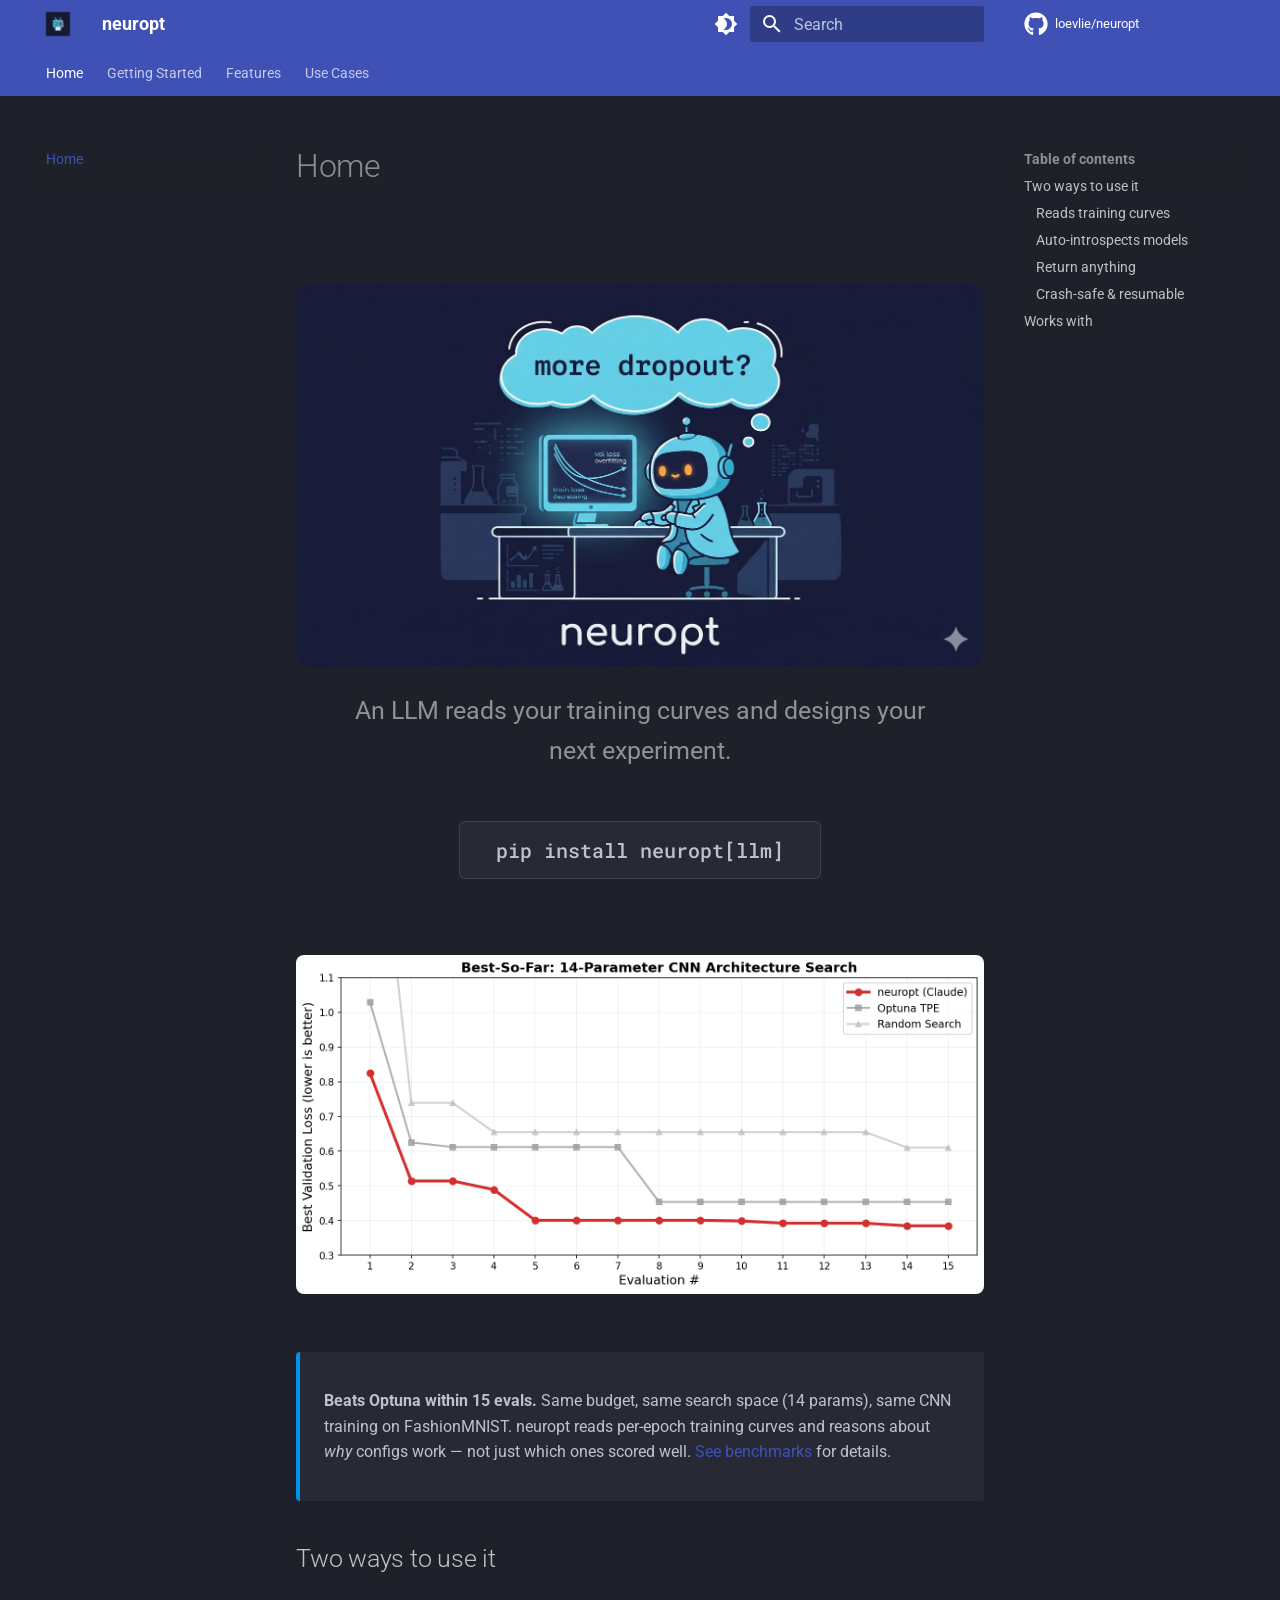
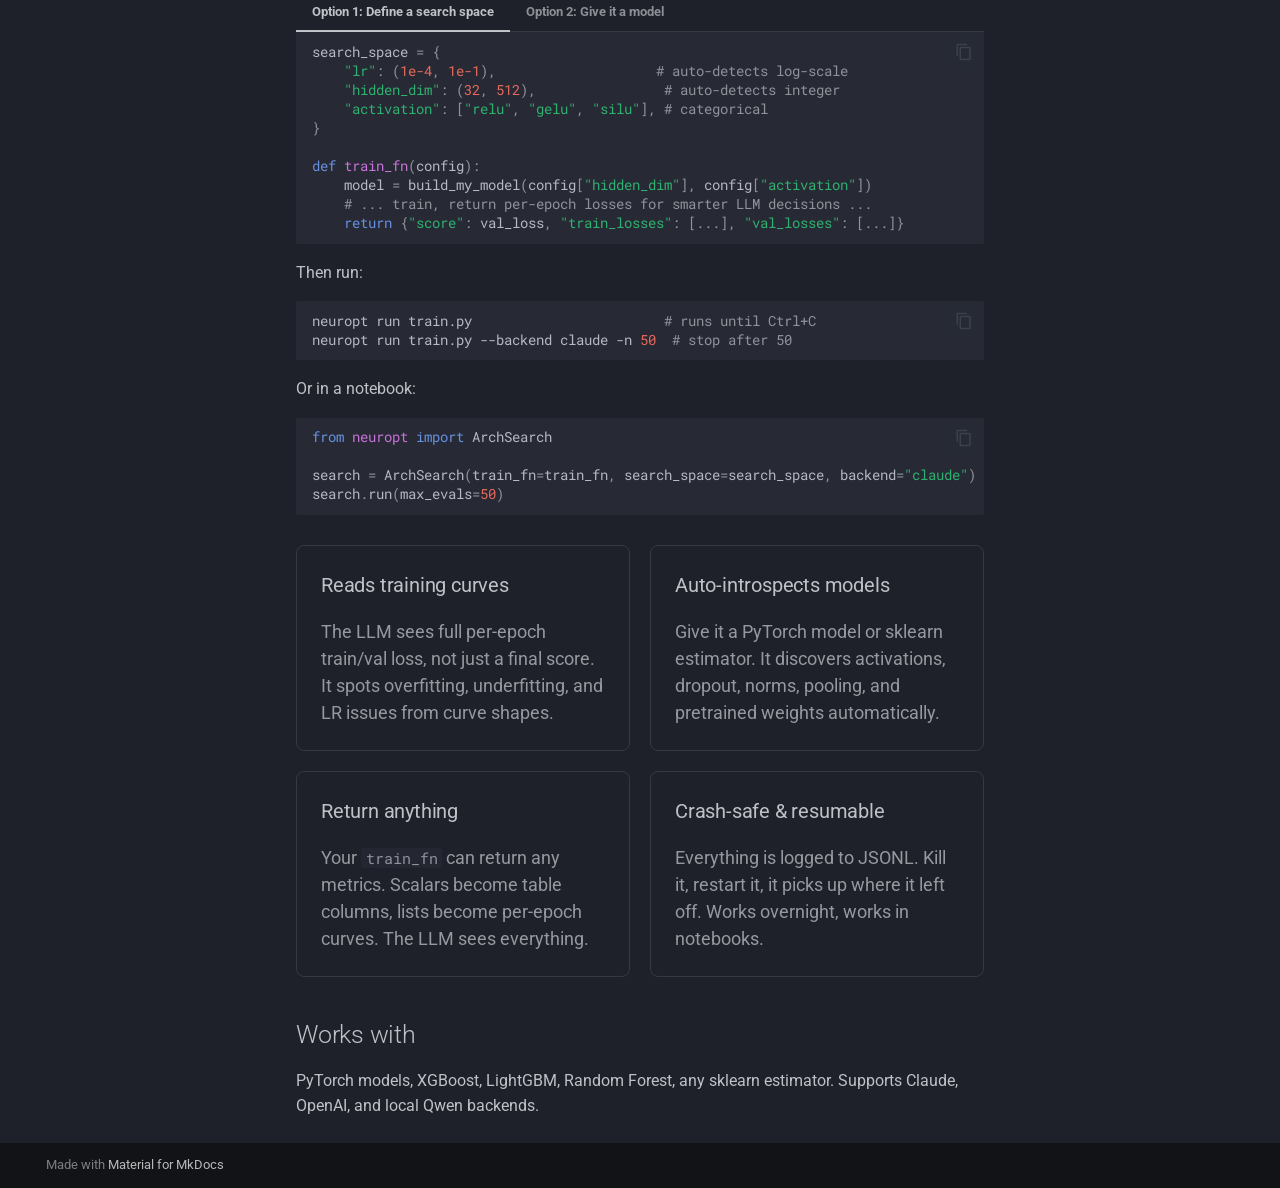
<file: index.html>
<!doctype html>
<html lang="en" class="no-js">
  <head>
    
      <meta charset="utf-8">
      <meta name="viewport" content="width=device-width,initial-scale=1">
      
        <meta name="description" content="LLM-guided ML optimization — an LLM reads your training curves and designs your next experiment">
      
      
      
        <link rel="canonical" href="https://loevlie.github.io/neuropt/">
      
      
      
        <link rel="next" href="how-it-works/">
      
      
        
      
      
      <link rel="icon" href="assets/icon.png">
      <meta name="generator" content="mkdocs-1.6.1, mkdocs-material-9.7.5">
    
    
      
        <title>neuropt</title>
      
    
    
      <link rel="stylesheet" href="assets/stylesheets/main.484c7ddc.min.css">
      
        
        <link rel="stylesheet" href="assets/stylesheets/palette.ab4e12ef.min.css">
      
      


    
    
      
    
    
      
        
        
        <link rel="preconnect" href="https://fonts.gstatic.com" crossorigin>
        <link rel="stylesheet" href="https://fonts.googleapis.com/css?family=Roboto:300,300i,400,400i,700,700i%7CRoboto+Mono:400,400i,700,700i&display=fallback">
        <style>:root{--md-text-font:"Roboto";--md-code-font:"Roboto Mono"}</style>
      
    
    
      <link rel="stylesheet" href="stylesheets/extra.css">
    
    <script>__md_scope=new URL(".",location),__md_hash=e=>[...e].reduce(((e,_)=>(e<<5)-e+_.charCodeAt(0)),0),__md_get=(e,_=localStorage,t=__md_scope)=>JSON.parse(_.getItem(t.pathname+"."+e)),__md_set=(e,_,t=localStorage,a=__md_scope)=>{try{t.setItem(a.pathname+"."+e,JSON.stringify(_))}catch(e){}}</script>
    
      

    
    
  </head>
  
  
    
    
      
    
    
    
    
    <body dir="ltr" data-md-color-scheme="slate" data-md-color-primary="custom" data-md-color-accent="light-blue">
  
    
    <input class="md-toggle" data-md-toggle="drawer" type="checkbox" id="__drawer" autocomplete="off">
    <input class="md-toggle" data-md-toggle="search" type="checkbox" id="__search" autocomplete="off">
    <label class="md-overlay" for="__drawer"></label>
    <div data-md-component="skip">
      
        
        <a href="#two-ways-to-use-it" class="md-skip">
          Skip to content
        </a>
      
    </div>
    <div data-md-component="announce">
      
    </div>
    
    
      

<header class="md-header" data-md-component="header">
  <nav class="md-header__inner md-grid" aria-label="Header">
    <a href="." title="neuropt" class="md-header__button md-logo" aria-label="neuropt" data-md-component="logo">
      
  <img src="assets/icon.png" alt="logo">

    </a>
    <label class="md-header__button md-icon" for="__drawer">
      
      <svg xmlns="http://www.w3.org/2000/svg" viewBox="0 0 24 24"><path d="M3 6h18v2H3zm0 5h18v2H3zm0 5h18v2H3z"/></svg>
    </label>
    <div class="md-header__title" data-md-component="header-title">
      <div class="md-header__ellipsis">
        <div class="md-header__topic">
          <span class="md-ellipsis">
            neuropt
          </span>
        </div>
        <div class="md-header__topic" data-md-component="header-topic">
          <span class="md-ellipsis">
            
              Home
            
          </span>
        </div>
      </div>
    </div>
    
      
        <form class="md-header__option" data-md-component="palette">
  
    
    
    
    <input class="md-option" data-md-color-media="" data-md-color-scheme="slate" data-md-color-primary="custom" data-md-color-accent="light-blue"  aria-label="Switch to light mode"  type="radio" name="__palette" id="__palette_0">
    
      <label class="md-header__button md-icon" title="Switch to light mode" for="__palette_1" hidden>
        <svg xmlns="http://www.w3.org/2000/svg" viewBox="0 0 24 24"><path d="M12 18c-.89 0-1.74-.2-2.5-.55C11.56 16.5 13 14.42 13 12s-1.44-4.5-3.5-5.45C10.26 6.2 11.11 6 12 6a6 6 0 0 1 6 6 6 6 0 0 1-6 6m8-9.31V4h-4.69L12 .69 8.69 4H4v4.69L.69 12 4 15.31V20h4.69L12 23.31 15.31 20H20v-4.69L23.31 12z"/></svg>
      </label>
    
  
    
    
    
    <input class="md-option" data-md-color-media="" data-md-color-scheme="default" data-md-color-primary="custom" data-md-color-accent="light-blue"  aria-label="Switch to dark mode"  type="radio" name="__palette" id="__palette_1">
    
      <label class="md-header__button md-icon" title="Switch to dark mode" for="__palette_0" hidden>
        <svg xmlns="http://www.w3.org/2000/svg" viewBox="0 0 24 24"><path d="M12 8a4 4 0 0 0-4 4 4 4 0 0 0 4 4 4 4 0 0 0 4-4 4 4 0 0 0-4-4m0 10a6 6 0 0 1-6-6 6 6 0 0 1 6-6 6 6 0 0 1 6 6 6 6 0 0 1-6 6m8-9.31V4h-4.69L12 .69 8.69 4H4v4.69L.69 12 4 15.31V20h4.69L12 23.31 15.31 20H20v-4.69L23.31 12z"/></svg>
      </label>
    
  
</form>
      
    
    
      <script>var palette=__md_get("__palette");if(palette&&palette.color){if("(prefers-color-scheme)"===palette.color.media){var media=matchMedia("(prefers-color-scheme: light)"),input=document.querySelector(media.matches?"[data-md-color-media='(prefers-color-scheme: light)']":"[data-md-color-media='(prefers-color-scheme: dark)']");palette.color.media=input.getAttribute("data-md-color-media"),palette.color.scheme=input.getAttribute("data-md-color-scheme"),palette.color.primary=input.getAttribute("data-md-color-primary"),palette.color.accent=input.getAttribute("data-md-color-accent")}for(var[key,value]of Object.entries(palette.color))document.body.setAttribute("data-md-color-"+key,value)}</script>
    
    
    
      
      
        <label class="md-header__button md-icon" for="__search">
          
          <svg xmlns="http://www.w3.org/2000/svg" viewBox="0 0 24 24"><path d="M9.5 3A6.5 6.5 0 0 1 16 9.5c0 1.61-.59 3.09-1.56 4.23l.27.27h.79l5 5-1.5 1.5-5-5v-.79l-.27-.27A6.52 6.52 0 0 1 9.5 16 6.5 6.5 0 0 1 3 9.5 6.5 6.5 0 0 1 9.5 3m0 2C7 5 5 7 5 9.5S7 14 9.5 14 14 12 14 9.5 12 5 9.5 5"/></svg>
        </label>
        <div class="md-search" data-md-component="search" role="dialog">
  <label class="md-search__overlay" for="__search"></label>
  <div class="md-search__inner" role="search">
    <form class="md-search__form" name="search">
      <input type="text" class="md-search__input" name="query" aria-label="Search" placeholder="Search" autocapitalize="off" autocorrect="off" autocomplete="off" spellcheck="false" data-md-component="search-query" required>
      <label class="md-search__icon md-icon" for="__search">
        
        <svg xmlns="http://www.w3.org/2000/svg" viewBox="0 0 24 24"><path d="M9.5 3A6.5 6.5 0 0 1 16 9.5c0 1.61-.59 3.09-1.56 4.23l.27.27h.79l5 5-1.5 1.5-5-5v-.79l-.27-.27A6.52 6.52 0 0 1 9.5 16 6.5 6.5 0 0 1 3 9.5 6.5 6.5 0 0 1 9.5 3m0 2C7 5 5 7 5 9.5S7 14 9.5 14 14 12 14 9.5 12 5 9.5 5"/></svg>
        
        <svg xmlns="http://www.w3.org/2000/svg" viewBox="0 0 24 24"><path d="M20 11v2H8l5.5 5.5-1.42 1.42L4.16 12l7.92-7.92L13.5 5.5 8 11z"/></svg>
      </label>
      <nav class="md-search__options" aria-label="Search">
        
        <button type="reset" class="md-search__icon md-icon" title="Clear" aria-label="Clear" tabindex="-1">
          
          <svg xmlns="http://www.w3.org/2000/svg" viewBox="0 0 24 24"><path d="M19 6.41 17.59 5 12 10.59 6.41 5 5 6.41 10.59 12 5 17.59 6.41 19 12 13.41 17.59 19 19 17.59 13.41 12z"/></svg>
        </button>
      </nav>
      
        <div class="md-search__suggest" data-md-component="search-suggest"></div>
      
    </form>
    <div class="md-search__output">
      <div class="md-search__scrollwrap" tabindex="0" data-md-scrollfix>
        <div class="md-search-result" data-md-component="search-result">
          <div class="md-search-result__meta">
            Initializing search
          </div>
          <ol class="md-search-result__list" role="presentation"></ol>
        </div>
      </div>
    </div>
  </div>
</div>
      
    
    
      <div class="md-header__source">
        <a href="https://github.com/loevlie/neuropt" title="Go to repository" class="md-source" data-md-component="source">
  <div class="md-source__icon md-icon">
    
    <svg xmlns="http://www.w3.org/2000/svg" viewBox="0 0 512 512"><!--! Font Awesome Free 7.1.0 by @fontawesome - https://fontawesome.com License - https://fontawesome.com/license/free (Icons: CC BY 4.0, Fonts: SIL OFL 1.1, Code: MIT License) Copyright 2025 Fonticons, Inc.--><path d="M173.9 397.4c0 2-2.3 3.6-5.2 3.6-3.3.3-5.6-1.3-5.6-3.6 0-2 2.3-3.6 5.2-3.6 3-.3 5.6 1.3 5.6 3.6m-31.1-4.5c-.7 2 1.3 4.3 4.3 4.9 2.6 1 5.6 0 6.2-2s-1.3-4.3-4.3-5.2c-2.6-.7-5.5.3-6.2 2.3m44.2-1.7c-2.9.7-4.9 2.6-4.6 4.9.3 2 2.9 3.3 5.9 2.6 2.9-.7 4.9-2.6 4.6-4.6-.3-1.9-3-3.2-5.9-2.9M252.8 8C114.1 8 8 113.3 8 252c0 110.9 69.8 205.8 169.5 239.2 12.8 2.3 17.3-5.6 17.3-12.1 0-6.2-.3-40.4-.3-61.4 0 0-70 15-84.7-29.8 0 0-11.4-29.1-27.8-36.6 0 0-22.9-15.7 1.6-15.4 0 0 24.9 2 38.6 25.8 21.9 38.6 58.6 27.5 72.9 20.9 2.3-16 8.8-27.1 16-33.7-55.9-6.2-112.3-14.3-112.3-110.5 0-27.5 7.6-41.3 23.6-58.9-2.6-6.5-11.1-33.3 2.6-67.9 20.9-6.5 69 27 69 27 20-5.6 41.5-8.5 62.8-8.5s42.8 2.9 62.8 8.5c0 0 48.1-33.6 69-27 13.7 34.7 5.2 61.4 2.6 67.9 16 17.7 25.8 31.5 25.8 58.9 0 96.5-58.9 104.2-114.8 110.5 9.2 7.9 17 22.9 17 46.4 0 33.7-.3 75.4-.3 83.6 0 6.5 4.6 14.4 17.3 12.1C436.2 457.8 504 362.9 504 252 504 113.3 391.5 8 252.8 8M105.2 352.9c-1.3 1-1 3.3.7 5.2 1.6 1.6 3.9 2.3 5.2 1 1.3-1 1-3.3-.7-5.2-1.6-1.6-3.9-2.3-5.2-1m-10.8-8.1c-.7 1.3.3 2.9 2.3 3.9 1.6 1 3.6.7 4.3-.7.7-1.3-.3-2.9-2.3-3.9-2-.6-3.6-.3-4.3.7m32.4 35.6c-1.6 1.3-1 4.3 1.3 6.2 2.3 2.3 5.2 2.6 6.5 1 1.3-1.3.7-4.3-1.3-6.2-2.2-2.3-5.2-2.6-6.5-1m-11.4-14.7c-1.6 1-1.6 3.6 0 5.9s4.3 3.3 5.6 2.3c1.6-1.3 1.6-3.9 0-6.2-1.4-2.3-4-3.3-5.6-2"/></svg>
  </div>
  <div class="md-source__repository">
    loevlie/neuropt
  </div>
</a>
      </div>
    
  </nav>
  
</header>
    
    <div class="md-container" data-md-component="container">
      
      
        
          
            
<nav class="md-tabs" aria-label="Tabs" data-md-component="tabs">
  <div class="md-grid">
    <ul class="md-tabs__list">
      
        
  
  
  
    
  
  
    <li class="md-tabs__item md-tabs__item--active">
      <a href="." class="md-tabs__link">
        
  
  
    
  
  Home

      </a>
    </li>
  

      
        
  
  
  
  
    
    
      <li class="md-tabs__item">
        <a href="how-it-works/" class="md-tabs__link">
          
  
  
  Getting Started

        </a>
      </li>
    
  

      
        
  
  
  
  
    
    
      <li class="md-tabs__item">
        <a href="introspection/" class="md-tabs__link">
          
  
  
  Features

        </a>
      </li>
    
  

      
        
  
  
  
  
    
    
      <li class="md-tabs__item">
        <a href="xgboost/" class="md-tabs__link">
          
  
  
  Use Cases

        </a>
      </li>
    
  

      
    </ul>
  </div>
</nav>
          
        
      
      <main class="md-main" data-md-component="main">
        <div class="md-main__inner md-grid">
          
            
              
              <div class="md-sidebar md-sidebar--primary" data-md-component="sidebar" data-md-type="navigation" >
                <div class="md-sidebar__scrollwrap">
                  <div class="md-sidebar__inner">
                    


  


<nav class="md-nav md-nav--primary md-nav--lifted" aria-label="Navigation" data-md-level="0">
  <label class="md-nav__title" for="__drawer">
    <a href="." title="neuropt" class="md-nav__button md-logo" aria-label="neuropt" data-md-component="logo">
      
  <img src="assets/icon.png" alt="logo">

    </a>
    neuropt
  </label>
  
    <div class="md-nav__source">
      <a href="https://github.com/loevlie/neuropt" title="Go to repository" class="md-source" data-md-component="source">
  <div class="md-source__icon md-icon">
    
    <svg xmlns="http://www.w3.org/2000/svg" viewBox="0 0 512 512"><!--! Font Awesome Free 7.1.0 by @fontawesome - https://fontawesome.com License - https://fontawesome.com/license/free (Icons: CC BY 4.0, Fonts: SIL OFL 1.1, Code: MIT License) Copyright 2025 Fonticons, Inc.--><path d="M173.9 397.4c0 2-2.3 3.6-5.2 3.6-3.3.3-5.6-1.3-5.6-3.6 0-2 2.3-3.6 5.2-3.6 3-.3 5.6 1.3 5.6 3.6m-31.1-4.5c-.7 2 1.3 4.3 4.3 4.9 2.6 1 5.6 0 6.2-2s-1.3-4.3-4.3-5.2c-2.6-.7-5.5.3-6.2 2.3m44.2-1.7c-2.9.7-4.9 2.6-4.6 4.9.3 2 2.9 3.3 5.9 2.6 2.9-.7 4.9-2.6 4.6-4.6-.3-1.9-3-3.2-5.9-2.9M252.8 8C114.1 8 8 113.3 8 252c0 110.9 69.8 205.8 169.5 239.2 12.8 2.3 17.3-5.6 17.3-12.1 0-6.2-.3-40.4-.3-61.4 0 0-70 15-84.7-29.8 0 0-11.4-29.1-27.8-36.6 0 0-22.9-15.7 1.6-15.4 0 0 24.9 2 38.6 25.8 21.9 38.6 58.6 27.5 72.9 20.9 2.3-16 8.8-27.1 16-33.7-55.9-6.2-112.3-14.3-112.3-110.5 0-27.5 7.6-41.3 23.6-58.9-2.6-6.5-11.1-33.3 2.6-67.9 20.9-6.5 69 27 69 27 20-5.6 41.5-8.5 62.8-8.5s42.8 2.9 62.8 8.5c0 0 48.1-33.6 69-27 13.7 34.7 5.2 61.4 2.6 67.9 16 17.7 25.8 31.5 25.8 58.9 0 96.5-58.9 104.2-114.8 110.5 9.2 7.9 17 22.9 17 46.4 0 33.7-.3 75.4-.3 83.6 0 6.5 4.6 14.4 17.3 12.1C436.2 457.8 504 362.9 504 252 504 113.3 391.5 8 252.8 8M105.2 352.9c-1.3 1-1 3.3.7 5.2 1.6 1.6 3.9 2.3 5.2 1 1.3-1 1-3.3-.7-5.2-1.6-1.6-3.9-2.3-5.2-1m-10.8-8.1c-.7 1.3.3 2.9 2.3 3.9 1.6 1 3.6.7 4.3-.7.7-1.3-.3-2.9-2.3-3.9-2-.6-3.6-.3-4.3.7m32.4 35.6c-1.6 1.3-1 4.3 1.3 6.2 2.3 2.3 5.2 2.6 6.5 1 1.3-1.3.7-4.3-1.3-6.2-2.2-2.3-5.2-2.6-6.5-1m-11.4-14.7c-1.6 1-1.6 3.6 0 5.9s4.3 3.3 5.6 2.3c1.6-1.3 1.6-3.9 0-6.2-1.4-2.3-4-3.3-5.6-2"/></svg>
  </div>
  <div class="md-source__repository">
    loevlie/neuropt
  </div>
</a>
    </div>
  
  <ul class="md-nav__list" data-md-scrollfix>
    
      
      
  
  
    
  
  
  
    <li class="md-nav__item md-nav__item--active">
      
      <input class="md-nav__toggle md-toggle" type="checkbox" id="__toc">
      
      
      
        <label class="md-nav__link md-nav__link--active" for="__toc">
          
  
  
  <span class="md-ellipsis">
    
  
    Home
  

    
  </span>
  
  

          <span class="md-nav__icon md-icon"></span>
        </label>
      
      <a href="." class="md-nav__link md-nav__link--active">
        
  
  
  <span class="md-ellipsis">
    
  
    Home
  

    
  </span>
  
  

      </a>
      
        

<nav class="md-nav md-nav--secondary" aria-label="Table of contents">
  
  
  
  
    <label class="md-nav__title" for="__toc">
      <span class="md-nav__icon md-icon"></span>
      Table of contents
    </label>
    <ul class="md-nav__list" data-md-component="toc" data-md-scrollfix>
      
        <li class="md-nav__item">
  <a href="#two-ways-to-use-it" class="md-nav__link">
    <span class="md-ellipsis">
      
        Two ways to use it
      
    </span>
  </a>
  
    <nav class="md-nav" aria-label="Two ways to use it">
      <ul class="md-nav__list">
        
          <li class="md-nav__item">
  <a href="#reads-training-curves" class="md-nav__link">
    <span class="md-ellipsis">
      
        Reads training curves
      
    </span>
  </a>
  
</li>
        
          <li class="md-nav__item">
  <a href="#auto-introspects-models" class="md-nav__link">
    <span class="md-ellipsis">
      
        Auto-introspects models
      
    </span>
  </a>
  
</li>
        
          <li class="md-nav__item">
  <a href="#return-anything" class="md-nav__link">
    <span class="md-ellipsis">
      
        Return anything
      
    </span>
  </a>
  
</li>
        
          <li class="md-nav__item">
  <a href="#crash-safe-resumable" class="md-nav__link">
    <span class="md-ellipsis">
      
        Crash-safe &amp; resumable
      
    </span>
  </a>
  
</li>
        
      </ul>
    </nav>
  
</li>
      
        <li class="md-nav__item">
  <a href="#works-with" class="md-nav__link">
    <span class="md-ellipsis">
      
        Works with
      
    </span>
  </a>
  
</li>
      
    </ul>
  
</nav>
      
    </li>
  

    
      
      
  
  
  
  
    
    
    
    
      
      
        
      
    
    
    <li class="md-nav__item md-nav__item--nested">
      
        
        
        <input class="md-nav__toggle md-toggle " type="checkbox" id="__nav_2" >
        
          
          <label class="md-nav__link" for="__nav_2" id="__nav_2_label" tabindex="0">
            
  
  
  <span class="md-ellipsis">
    
  
    Getting Started
  

    
  </span>
  
  

            <span class="md-nav__icon md-icon"></span>
          </label>
        
        <nav class="md-nav" data-md-level="1" aria-labelledby="__nav_2_label" aria-expanded="false">
          <label class="md-nav__title" for="__nav_2">
            <span class="md-nav__icon md-icon"></span>
            
  
    Getting Started
  

          </label>
          <ul class="md-nav__list" data-md-scrollfix>
            
              
                
  
  
  
  
    <li class="md-nav__item">
      <a href="how-it-works/" class="md-nav__link">
        
  
  
  <span class="md-ellipsis">
    
  
    How It Works
  

    
  </span>
  
  

      </a>
    </li>
  

              
            
              
                
  
  
  
  
    <li class="md-nav__item">
      <a href="cli/" class="md-nav__link">
        
  
  
  <span class="md-ellipsis">
    
  
    CLI Reference
  

    
  </span>
  
  

      </a>
    </li>
  

              
            
              
                
  
  
  
  
    <li class="md-nav__item">
      <a href="api/" class="md-nav__link">
        
  
  
  <span class="md-ellipsis">
    
  
    Python API
  

    
  </span>
  
  

      </a>
    </li>
  

              
            
          </ul>
        </nav>
      
    </li>
  

    
      
      
  
  
  
  
    
    
    
    
      
      
        
      
    
    
    <li class="md-nav__item md-nav__item--nested">
      
        
        
        <input class="md-nav__toggle md-toggle " type="checkbox" id="__nav_3" >
        
          
          <label class="md-nav__link" for="__nav_3" id="__nav_3_label" tabindex="0">
            
  
  
  <span class="md-ellipsis">
    
  
    Features
  

    
  </span>
  
  

            <span class="md-nav__icon md-icon"></span>
          </label>
        
        <nav class="md-nav" data-md-level="1" aria-labelledby="__nav_3_label" aria-expanded="false">
          <label class="md-nav__title" for="__nav_3">
            <span class="md-nav__icon md-icon"></span>
            
  
    Features
  

          </label>
          <ul class="md-nav__list" data-md-scrollfix>
            
              
                
  
  
  
  
    <li class="md-nav__item">
      <a href="introspection/" class="md-nav__link">
        
  
  
  <span class="md-ellipsis">
    
  
    Model Introspection
  

    
  </span>
  
  

      </a>
    </li>
  

              
            
              
                
  
  
  
  
    <li class="md-nav__item">
      <a href="fine-tuning/" class="md-nav__link">
        
  
  
  <span class="md-ellipsis">
    
  
    Fine-Tuning
  

    
  </span>
  
  

      </a>
    </li>
  

              
            
          </ul>
        </nav>
      
    </li>
  

    
      
      
  
  
  
  
    
    
    
    
      
      
        
      
    
    
    <li class="md-nav__item md-nav__item--nested">
      
        
        
        <input class="md-nav__toggle md-toggle " type="checkbox" id="__nav_4" >
        
          
          <label class="md-nav__link" for="__nav_4" id="__nav_4_label" tabindex="0">
            
  
  
  <span class="md-ellipsis">
    
  
    Use Cases
  

    
  </span>
  
  

            <span class="md-nav__icon md-icon"></span>
          </label>
        
        <nav class="md-nav" data-md-level="1" aria-labelledby="__nav_4_label" aria-expanded="false">
          <label class="md-nav__title" for="__nav_4">
            <span class="md-nav__icon md-icon"></span>
            
  
    Use Cases
  

          </label>
          <ul class="md-nav__list" data-md-scrollfix>
            
              
                
  
  
  
  
    <li class="md-nav__item">
      <a href="xgboost/" class="md-nav__link">
        
  
  
  <span class="md-ellipsis">
    
  
    Tuning XGBoost
  

    
  </span>
  
  

      </a>
    </li>
  

              
            
              
                
  
  
  
  
    <li class="md-nav__item">
      <a href="examples/" class="md-nav__link">
        
  
  
  <span class="md-ellipsis">
    
  
    Examples
  

    
  </span>
  
  

      </a>
    </li>
  

              
            
              
                
  
  
  
  
    <li class="md-nav__item">
      <a href="benchmarks/" class="md-nav__link">
        
  
  
  <span class="md-ellipsis">
    
  
    Benchmarks
  

    
  </span>
  
  

      </a>
    </li>
  

              
            
          </ul>
        </nav>
      
    </li>
  

    
  </ul>
</nav>
                  </div>
                </div>
              </div>
            
            
              
              <div class="md-sidebar md-sidebar--secondary" data-md-component="sidebar" data-md-type="toc" >
                <div class="md-sidebar__scrollwrap">
                  <div class="md-sidebar__inner">
                    

<nav class="md-nav md-nav--secondary" aria-label="Table of contents">
  
  
  
  
    <label class="md-nav__title" for="__toc">
      <span class="md-nav__icon md-icon"></span>
      Table of contents
    </label>
    <ul class="md-nav__list" data-md-component="toc" data-md-scrollfix>
      
        <li class="md-nav__item">
  <a href="#two-ways-to-use-it" class="md-nav__link">
    <span class="md-ellipsis">
      
        Two ways to use it
      
    </span>
  </a>
  
    <nav class="md-nav" aria-label="Two ways to use it">
      <ul class="md-nav__list">
        
          <li class="md-nav__item">
  <a href="#reads-training-curves" class="md-nav__link">
    <span class="md-ellipsis">
      
        Reads training curves
      
    </span>
  </a>
  
</li>
        
          <li class="md-nav__item">
  <a href="#auto-introspects-models" class="md-nav__link">
    <span class="md-ellipsis">
      
        Auto-introspects models
      
    </span>
  </a>
  
</li>
        
          <li class="md-nav__item">
  <a href="#return-anything" class="md-nav__link">
    <span class="md-ellipsis">
      
        Return anything
      
    </span>
  </a>
  
</li>
        
          <li class="md-nav__item">
  <a href="#crash-safe-resumable" class="md-nav__link">
    <span class="md-ellipsis">
      
        Crash-safe &amp; resumable
      
    </span>
  </a>
  
</li>
        
      </ul>
    </nav>
  
</li>
      
        <li class="md-nav__item">
  <a href="#works-with" class="md-nav__link">
    <span class="md-ellipsis">
      
        Works with
      
    </span>
  </a>
  
</li>
      
    </ul>
  
</nav>
                  </div>
                </div>
              </div>
            
          
          
            <div class="md-content" data-md-component="content">
              
              <article class="md-content__inner md-typeset">
                
                  


  
  


  <h1>Home</h1>

<div class="hero">
<p><img src="assets/banner.png" alt="neuropt — a robot scientist reading training curves" style="max-width: 700px; width: 100%; border-radius: 12px;"></p>
<p class="tagline">An LLM reads your training curves and designs your next experiment.</p>
<p class="install-cmd">pip install neuropt[llm]</p>
</div>
<p><img src="assets/benchmark.png" alt="Benchmark: neuropt vs Optuna vs Random" style="max-width: 700px; width: 100%; border-radius: 8px; margin: 0.5rem 0 1rem;"></p>
<div class="benchmark-callout">
<p><strong>Beats Optuna within 15 evals.</strong> Same budget, same search space (14 params), same CNN training on FashionMNIST. neuropt reads per-epoch training curves and reasons about <em>why</em> configs work — not just which ones scored well. <a href="benchmarks/">See benchmarks</a> for details.</p>
</div>
<h2 id="two-ways-to-use-it">Two ways to use it</h2>
<div class="tabbed-set tabbed-alternate" data-tabs="1:2"><input checked="checked" id="__tabbed_1_1" name="__tabbed_1" type="radio" /><input id="__tabbed_1_2" name="__tabbed_1" type="radio" /><div class="tabbed-labels"><label for="__tabbed_1_1">Option 1: Define a search space</label><label for="__tabbed_1_2">Option 2: Give it a model</label></div>
<div class="tabbed-content">
<div class="tabbed-block">
<div class="highlight"><pre><span></span><code><a id="__codelineno-0-1" name="__codelineno-0-1" href="#__codelineno-0-1"></a><span class="n">search_space</span> <span class="o">=</span> <span class="p">{</span>
<a id="__codelineno-0-2" name="__codelineno-0-2" href="#__codelineno-0-2"></a>    <span class="s2">&quot;lr&quot;</span><span class="p">:</span> <span class="p">(</span><span class="mf">1e-4</span><span class="p">,</span> <span class="mf">1e-1</span><span class="p">),</span>                    <span class="c1"># auto-detects log-scale</span>
<a id="__codelineno-0-3" name="__codelineno-0-3" href="#__codelineno-0-3"></a>    <span class="s2">&quot;hidden_dim&quot;</span><span class="p">:</span> <span class="p">(</span><span class="mi">32</span><span class="p">,</span> <span class="mi">512</span><span class="p">),</span>                <span class="c1"># auto-detects integer</span>
<a id="__codelineno-0-4" name="__codelineno-0-4" href="#__codelineno-0-4"></a>    <span class="s2">&quot;activation&quot;</span><span class="p">:</span> <span class="p">[</span><span class="s2">&quot;relu&quot;</span><span class="p">,</span> <span class="s2">&quot;gelu&quot;</span><span class="p">,</span> <span class="s2">&quot;silu&quot;</span><span class="p">],</span> <span class="c1"># categorical</span>
<a id="__codelineno-0-5" name="__codelineno-0-5" href="#__codelineno-0-5"></a><span class="p">}</span>
<a id="__codelineno-0-6" name="__codelineno-0-6" href="#__codelineno-0-6"></a>
<a id="__codelineno-0-7" name="__codelineno-0-7" href="#__codelineno-0-7"></a><span class="k">def</span><span class="w"> </span><span class="nf">train_fn</span><span class="p">(</span><span class="n">config</span><span class="p">):</span>
<a id="__codelineno-0-8" name="__codelineno-0-8" href="#__codelineno-0-8"></a>    <span class="n">model</span> <span class="o">=</span> <span class="n">build_my_model</span><span class="p">(</span><span class="n">config</span><span class="p">[</span><span class="s2">&quot;hidden_dim&quot;</span><span class="p">],</span> <span class="n">config</span><span class="p">[</span><span class="s2">&quot;activation&quot;</span><span class="p">])</span>
<a id="__codelineno-0-9" name="__codelineno-0-9" href="#__codelineno-0-9"></a>    <span class="c1"># ... train, return per-epoch losses for smarter LLM decisions ...</span>
<a id="__codelineno-0-10" name="__codelineno-0-10" href="#__codelineno-0-10"></a>    <span class="k">return</span> <span class="p">{</span><span class="s2">&quot;score&quot;</span><span class="p">:</span> <span class="n">val_loss</span><span class="p">,</span> <span class="s2">&quot;train_losses&quot;</span><span class="p">:</span> <span class="p">[</span><span class="o">...</span><span class="p">],</span> <span class="s2">&quot;val_losses&quot;</span><span class="p">:</span> <span class="p">[</span><span class="o">...</span><span class="p">]}</span>
</code></pre></div>
</div>
<div class="tabbed-block">
<div class="highlight"><pre><span></span><code><a id="__codelineno-1-1" name="__codelineno-1-1" href="#__codelineno-1-1"></a><span class="n">model</span> <span class="o">=</span> <span class="n">torchvision</span><span class="o">.</span><span class="n">models</span><span class="o">.</span><span class="n">resnet18</span><span class="p">(</span><span class="n">weights</span><span class="o">=</span><span class="s2">&quot;DEFAULT&quot;</span><span class="p">)</span>
<a id="__codelineno-1-2" name="__codelineno-1-2" href="#__codelineno-1-2"></a>
<a id="__codelineno-1-3" name="__codelineno-1-3" href="#__codelineno-1-3"></a><span class="k">def</span><span class="w"> </span><span class="nf">train_fn</span><span class="p">(</span><span class="n">config</span><span class="p">):</span>
<a id="__codelineno-1-4" name="__codelineno-1-4" href="#__codelineno-1-4"></a>    <span class="n">m</span> <span class="o">=</span> <span class="n">config</span><span class="p">[</span><span class="s2">&quot;model&quot;</span><span class="p">]</span><span class="o">.</span><span class="n">to</span><span class="p">(</span><span class="s2">&quot;cuda&quot;</span><span class="p">)</span>  <span class="c1"># deep copy with modifications applied</span>
<a id="__codelineno-1-5" name="__codelineno-1-5" href="#__codelineno-1-5"></a>    <span class="c1"># ... train ...</span>
<a id="__codelineno-1-6" name="__codelineno-1-6" href="#__codelineno-1-6"></a>    <span class="k">return</span> <span class="p">{</span><span class="s2">&quot;score&quot;</span><span class="p">:</span> <span class="n">val_loss</span><span class="p">,</span> <span class="s2">&quot;train_losses&quot;</span><span class="p">:</span> <span class="p">[</span><span class="o">...</span><span class="p">],</span> <span class="s2">&quot;val_losses&quot;</span><span class="p">:</span> <span class="p">[</span><span class="o">...</span><span class="p">]}</span>
</code></pre></div>
<p>neuropt <a href="introspection/">walks the module tree</a> — activations, dropout, norms, pooling — and builds a search space automatically. For pretrained models, it adds <a href="fine-tuning/">fine-tuning strategies</a> too.</p>
</div>
</div>
</div>
<p>Then run:</p>
<div class="highlight"><pre><span></span><code><a id="__codelineno-2-1" name="__codelineno-2-1" href="#__codelineno-2-1"></a>neuropt<span class="w"> </span>run<span class="w"> </span>train.py<span class="w">                        </span><span class="c1"># runs until Ctrl+C</span>
<a id="__codelineno-2-2" name="__codelineno-2-2" href="#__codelineno-2-2"></a>neuropt<span class="w"> </span>run<span class="w"> </span>train.py<span class="w"> </span>--backend<span class="w"> </span>claude<span class="w"> </span>-n<span class="w"> </span><span class="m">50</span><span class="w">  </span><span class="c1"># stop after 50</span>
</code></pre></div>
<p>Or in a notebook:</p>
<div class="highlight"><pre><span></span><code><a id="__codelineno-3-1" name="__codelineno-3-1" href="#__codelineno-3-1"></a><span class="kn">from</span><span class="w"> </span><span class="nn">neuropt</span><span class="w"> </span><span class="kn">import</span> <span class="n">ArchSearch</span>
<a id="__codelineno-3-2" name="__codelineno-3-2" href="#__codelineno-3-2"></a>
<a id="__codelineno-3-3" name="__codelineno-3-3" href="#__codelineno-3-3"></a><span class="n">search</span> <span class="o">=</span> <span class="n">ArchSearch</span><span class="p">(</span><span class="n">train_fn</span><span class="o">=</span><span class="n">train_fn</span><span class="p">,</span> <span class="n">search_space</span><span class="o">=</span><span class="n">search_space</span><span class="p">,</span> <span class="n">backend</span><span class="o">=</span><span class="s2">&quot;claude&quot;</span><span class="p">)</span>
<a id="__codelineno-3-4" name="__codelineno-3-4" href="#__codelineno-3-4"></a><span class="n">search</span><span class="o">.</span><span class="n">run</span><span class="p">(</span><span class="n">max_evals</span><span class="o">=</span><span class="mi">50</span><span class="p">)</span>
</code></pre></div>
<div class="feature-grid">
<div class="feature-card">
<h3 id="reads-training-curves">Reads training curves</h3>
<p>The LLM sees full per-epoch train/val loss, not just a final score. It spots overfitting, underfitting, and LR issues from curve shapes.</p>
</div>
<div class="feature-card">
<h3 id="auto-introspects-models">Auto-introspects models</h3>
<p>Give it a PyTorch model or sklearn estimator. It discovers activations, dropout, norms, pooling, and pretrained weights automatically.</p>
</div>
<div class="feature-card">
<h3 id="return-anything">Return anything</h3>
<p>Your <code>train_fn</code> can return any metrics. Scalars become table columns, lists become per-epoch curves. The LLM sees everything.</p>
</div>
<div class="feature-card">
<h3 id="crash-safe-resumable">Crash-safe &amp; resumable</h3>
<p>Everything is logged to JSONL. Kill it, restart it, it picks up where it left off. Works overnight, works in notebooks.</p>
</div>
</div>
<h2 id="works-with">Works with</h2>
<p>PyTorch models, XGBoost, LightGBM, Random Forest, any sklearn estimator. Supports Claude, OpenAI, and local Qwen backends.</p>












                
              </article>
            </div>
          
          
<script>var target=document.getElementById(location.hash.slice(1));target&&target.name&&(target.checked=target.name.startsWith("__tabbed_"))</script>
        </div>
        
          <button type="button" class="md-top md-icon" data-md-component="top" hidden>
  
  <svg xmlns="http://www.w3.org/2000/svg" viewBox="0 0 24 24"><path d="M13 20h-2V8l-5.5 5.5-1.42-1.42L12 4.16l7.92 7.92-1.42 1.42L13 8z"/></svg>
  Back to top
</button>
        
      </main>
      
        <footer class="md-footer">
  
  <div class="md-footer-meta md-typeset">
    <div class="md-footer-meta__inner md-grid">
      <div class="md-copyright">
  
  
    Made with
    <a href="https://squidfunk.github.io/mkdocs-material/" target="_blank" rel="noopener">
      Material for MkDocs
    </a>
  
</div>
      
    </div>
  </div>
</footer>
      
    </div>
    <div class="md-dialog" data-md-component="dialog">
      <div class="md-dialog__inner md-typeset"></div>
    </div>
    
    
    
      
      
      <script id="__config" type="application/json">{"annotate": null, "base": ".", "features": ["content.code.copy", "content.code.annotate", "navigation.sections", "navigation.top", "navigation.instant", "navigation.tabs", "search.highlight", "search.suggest"], "search": "assets/javascripts/workers/search.2c215733.min.js", "tags": null, "translations": {"clipboard.copied": "Copied to clipboard", "clipboard.copy": "Copy to clipboard", "search.result.more.one": "1 more on this page", "search.result.more.other": "# more on this page", "search.result.none": "No matching documents", "search.result.one": "1 matching document", "search.result.other": "# matching documents", "search.result.placeholder": "Type to start searching", "search.result.term.missing": "Missing", "select.version": "Select version"}, "version": null}</script>
    
    
      <script src="assets/javascripts/bundle.79ae519e.min.js"></script>
      
    
  </body>
</html>
</file>
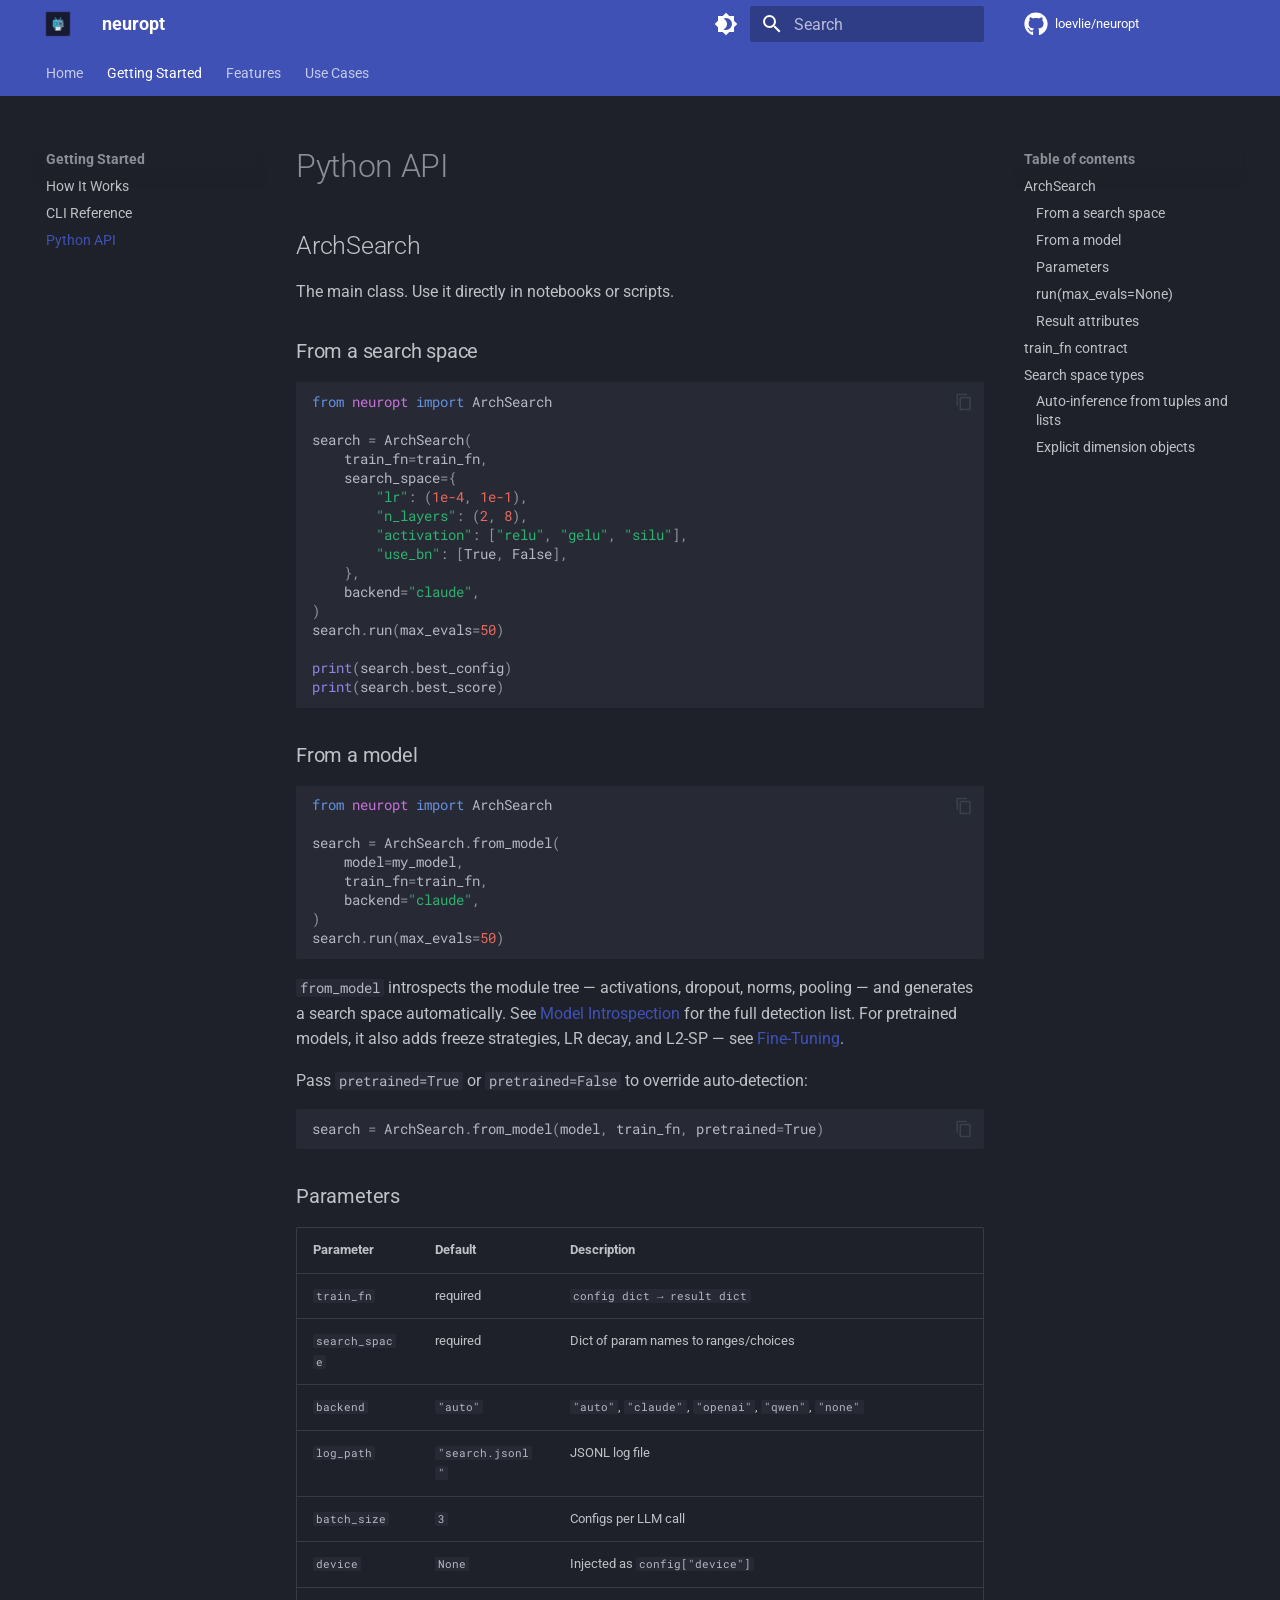
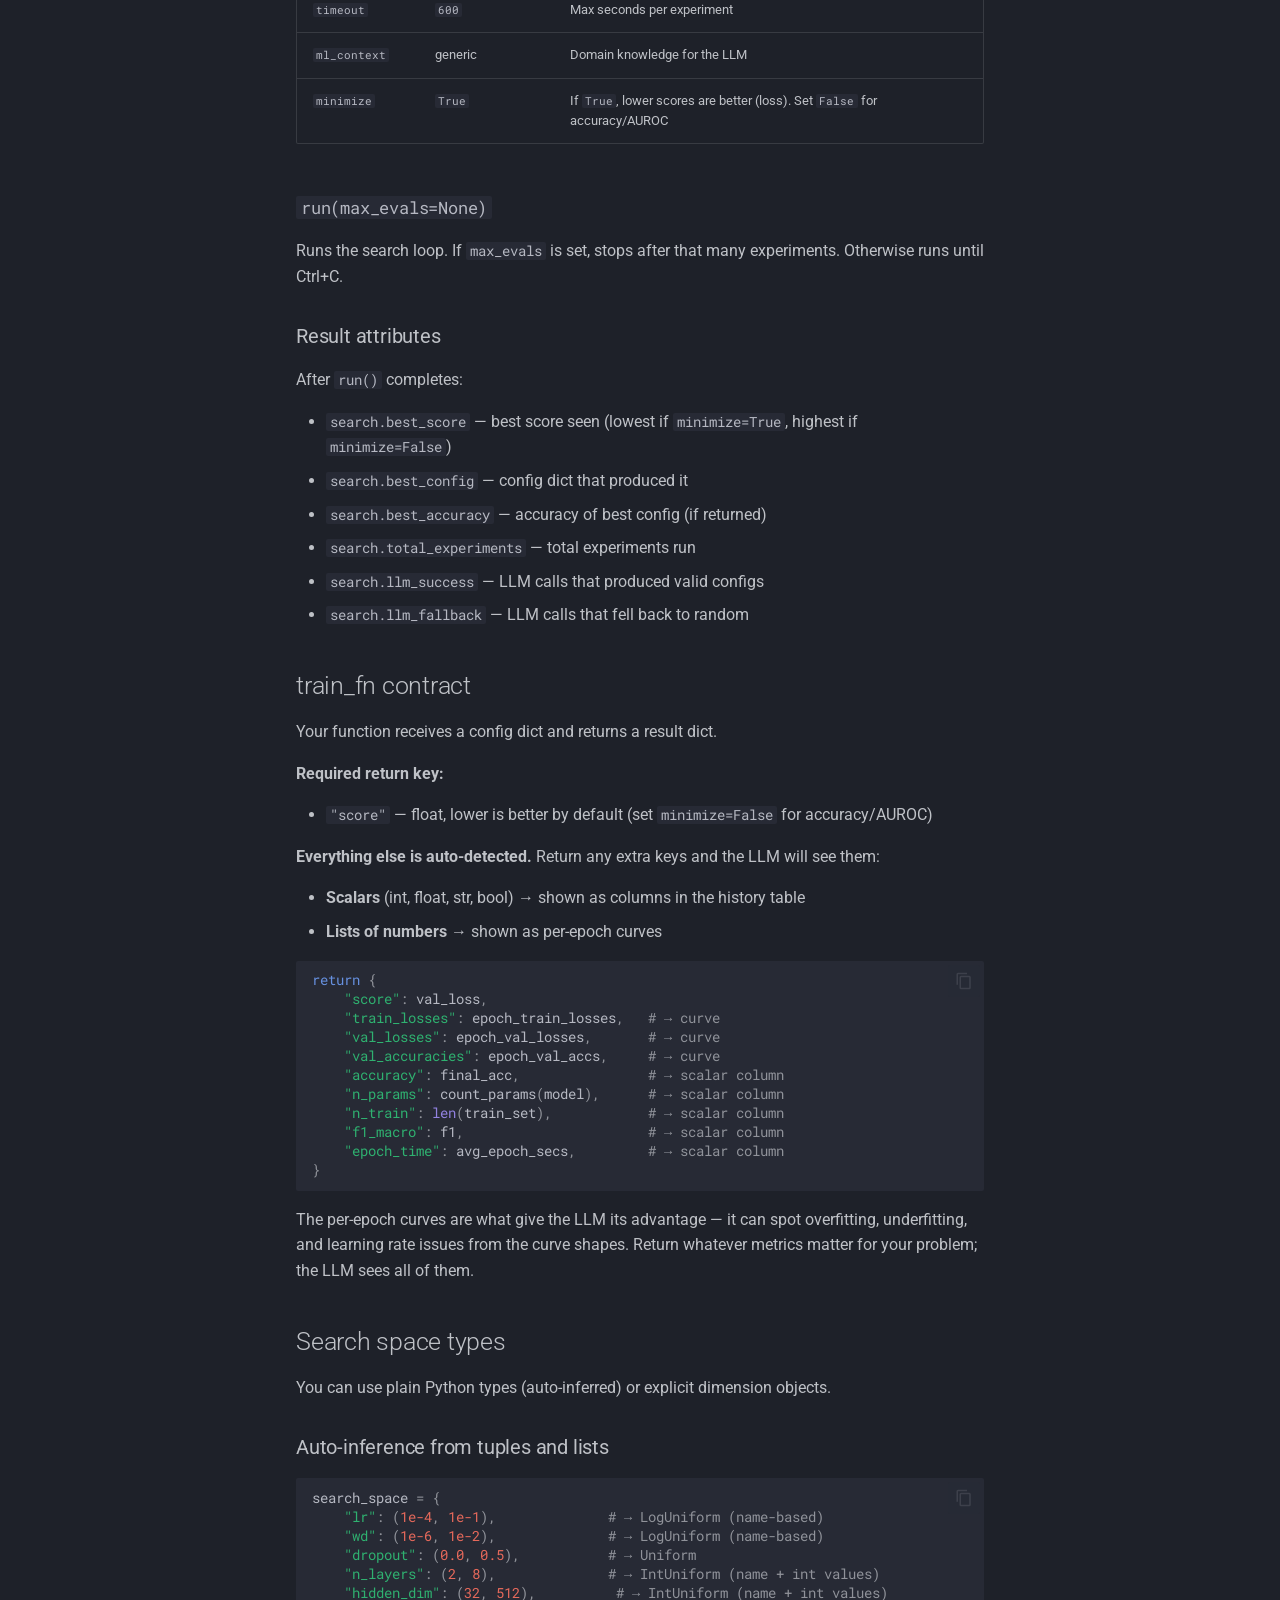
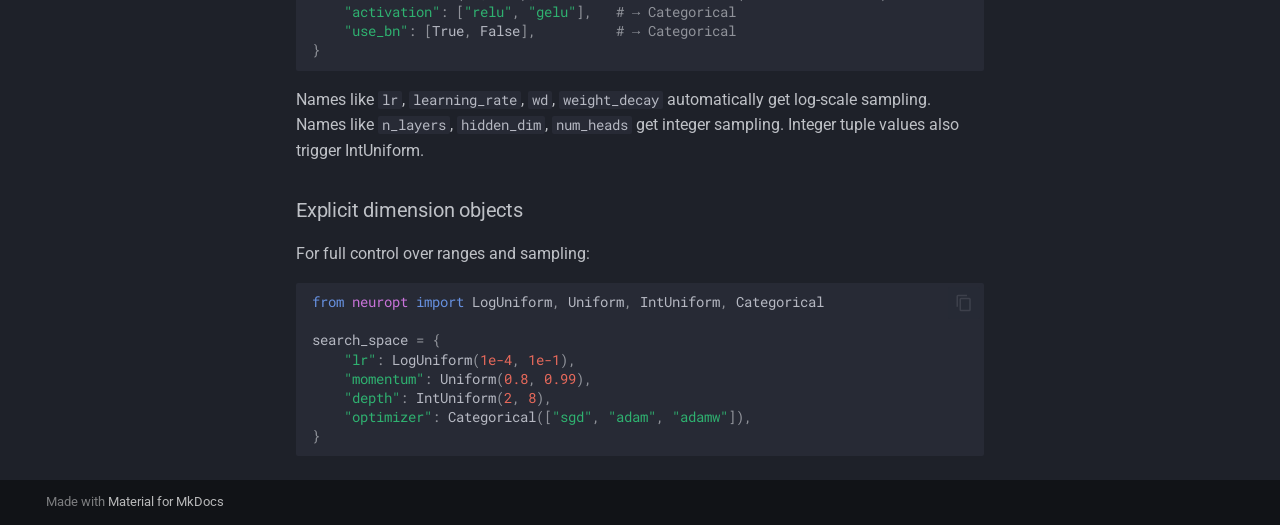
<file: api/index.html>
<!doctype html>
<html lang="en" class="no-js">
  <head>
    
      <meta charset="utf-8">
      <meta name="viewport" content="width=device-width,initial-scale=1">
      
        <meta name="description" content="LLM-guided ML optimization — an LLM reads your training curves and designs your next experiment">
      
      
      
        <link rel="canonical" href="https://loevlie.github.io/neuropt/api/">
      
      
        <link rel="prev" href="../cli/">
      
      
        <link rel="next" href="../introspection/">
      
      
        
      
      
      <link rel="icon" href="../assets/icon.png">
      <meta name="generator" content="mkdocs-1.6.1, mkdocs-material-9.7.5">
    
    
      
        <title>Python API - neuropt</title>
      
    
    
      <link rel="stylesheet" href="../assets/stylesheets/main.484c7ddc.min.css">
      
        
        <link rel="stylesheet" href="../assets/stylesheets/palette.ab4e12ef.min.css">
      
      


    
    
      
    
    
      
        
        
        <link rel="preconnect" href="https://fonts.gstatic.com" crossorigin>
        <link rel="stylesheet" href="https://fonts.googleapis.com/css?family=Roboto:300,300i,400,400i,700,700i%7CRoboto+Mono:400,400i,700,700i&display=fallback">
        <style>:root{--md-text-font:"Roboto";--md-code-font:"Roboto Mono"}</style>
      
    
    
      <link rel="stylesheet" href="../stylesheets/extra.css">
    
    <script>__md_scope=new URL("..",location),__md_hash=e=>[...e].reduce(((e,_)=>(e<<5)-e+_.charCodeAt(0)),0),__md_get=(e,_=localStorage,t=__md_scope)=>JSON.parse(_.getItem(t.pathname+"."+e)),__md_set=(e,_,t=localStorage,a=__md_scope)=>{try{t.setItem(a.pathname+"."+e,JSON.stringify(_))}catch(e){}}</script>
    
      

    
    
  </head>
  
  
    
    
      
    
    
    
    
    <body dir="ltr" data-md-color-scheme="slate" data-md-color-primary="custom" data-md-color-accent="light-blue">
  
    
    <input class="md-toggle" data-md-toggle="drawer" type="checkbox" id="__drawer" autocomplete="off">
    <input class="md-toggle" data-md-toggle="search" type="checkbox" id="__search" autocomplete="off">
    <label class="md-overlay" for="__drawer"></label>
    <div data-md-component="skip">
      
        
        <a href="#python-api" class="md-skip">
          Skip to content
        </a>
      
    </div>
    <div data-md-component="announce">
      
    </div>
    
    
      

<header class="md-header" data-md-component="header">
  <nav class="md-header__inner md-grid" aria-label="Header">
    <a href=".." title="neuropt" class="md-header__button md-logo" aria-label="neuropt" data-md-component="logo">
      
  <img src="../assets/icon.png" alt="logo">

    </a>
    <label class="md-header__button md-icon" for="__drawer">
      
      <svg xmlns="http://www.w3.org/2000/svg" viewBox="0 0 24 24"><path d="M3 6h18v2H3zm0 5h18v2H3zm0 5h18v2H3z"/></svg>
    </label>
    <div class="md-header__title" data-md-component="header-title">
      <div class="md-header__ellipsis">
        <div class="md-header__topic">
          <span class="md-ellipsis">
            neuropt
          </span>
        </div>
        <div class="md-header__topic" data-md-component="header-topic">
          <span class="md-ellipsis">
            
              Python API
            
          </span>
        </div>
      </div>
    </div>
    
      
        <form class="md-header__option" data-md-component="palette">
  
    
    
    
    <input class="md-option" data-md-color-media="" data-md-color-scheme="slate" data-md-color-primary="custom" data-md-color-accent="light-blue"  aria-label="Switch to light mode"  type="radio" name="__palette" id="__palette_0">
    
      <label class="md-header__button md-icon" title="Switch to light mode" for="__palette_1" hidden>
        <svg xmlns="http://www.w3.org/2000/svg" viewBox="0 0 24 24"><path d="M12 18c-.89 0-1.74-.2-2.5-.55C11.56 16.5 13 14.42 13 12s-1.44-4.5-3.5-5.45C10.26 6.2 11.11 6 12 6a6 6 0 0 1 6 6 6 6 0 0 1-6 6m8-9.31V4h-4.69L12 .69 8.69 4H4v4.69L.69 12 4 15.31V20h4.69L12 23.31 15.31 20H20v-4.69L23.31 12z"/></svg>
      </label>
    
  
    
    
    
    <input class="md-option" data-md-color-media="" data-md-color-scheme="default" data-md-color-primary="custom" data-md-color-accent="light-blue"  aria-label="Switch to dark mode"  type="radio" name="__palette" id="__palette_1">
    
      <label class="md-header__button md-icon" title="Switch to dark mode" for="__palette_0" hidden>
        <svg xmlns="http://www.w3.org/2000/svg" viewBox="0 0 24 24"><path d="M12 8a4 4 0 0 0-4 4 4 4 0 0 0 4 4 4 4 0 0 0 4-4 4 4 0 0 0-4-4m0 10a6 6 0 0 1-6-6 6 6 0 0 1 6-6 6 6 0 0 1 6 6 6 6 0 0 1-6 6m8-9.31V4h-4.69L12 .69 8.69 4H4v4.69L.69 12 4 15.31V20h4.69L12 23.31 15.31 20H20v-4.69L23.31 12z"/></svg>
      </label>
    
  
</form>
      
    
    
      <script>var palette=__md_get("__palette");if(palette&&palette.color){if("(prefers-color-scheme)"===palette.color.media){var media=matchMedia("(prefers-color-scheme: light)"),input=document.querySelector(media.matches?"[data-md-color-media='(prefers-color-scheme: light)']":"[data-md-color-media='(prefers-color-scheme: dark)']");palette.color.media=input.getAttribute("data-md-color-media"),palette.color.scheme=input.getAttribute("data-md-color-scheme"),palette.color.primary=input.getAttribute("data-md-color-primary"),palette.color.accent=input.getAttribute("data-md-color-accent")}for(var[key,value]of Object.entries(palette.color))document.body.setAttribute("data-md-color-"+key,value)}</script>
    
    
    
      
      
        <label class="md-header__button md-icon" for="__search">
          
          <svg xmlns="http://www.w3.org/2000/svg" viewBox="0 0 24 24"><path d="M9.5 3A6.5 6.5 0 0 1 16 9.5c0 1.61-.59 3.09-1.56 4.23l.27.27h.79l5 5-1.5 1.5-5-5v-.79l-.27-.27A6.52 6.52 0 0 1 9.5 16 6.5 6.5 0 0 1 3 9.5 6.5 6.5 0 0 1 9.5 3m0 2C7 5 5 7 5 9.5S7 14 9.5 14 14 12 14 9.5 12 5 9.5 5"/></svg>
        </label>
        <div class="md-search" data-md-component="search" role="dialog">
  <label class="md-search__overlay" for="__search"></label>
  <div class="md-search__inner" role="search">
    <form class="md-search__form" name="search">
      <input type="text" class="md-search__input" name="query" aria-label="Search" placeholder="Search" autocapitalize="off" autocorrect="off" autocomplete="off" spellcheck="false" data-md-component="search-query" required>
      <label class="md-search__icon md-icon" for="__search">
        
        <svg xmlns="http://www.w3.org/2000/svg" viewBox="0 0 24 24"><path d="M9.5 3A6.5 6.5 0 0 1 16 9.5c0 1.61-.59 3.09-1.56 4.23l.27.27h.79l5 5-1.5 1.5-5-5v-.79l-.27-.27A6.52 6.52 0 0 1 9.5 16 6.5 6.5 0 0 1 3 9.5 6.5 6.5 0 0 1 9.5 3m0 2C7 5 5 7 5 9.5S7 14 9.5 14 14 12 14 9.5 12 5 9.5 5"/></svg>
        
        <svg xmlns="http://www.w3.org/2000/svg" viewBox="0 0 24 24"><path d="M20 11v2H8l5.5 5.5-1.42 1.42L4.16 12l7.92-7.92L13.5 5.5 8 11z"/></svg>
      </label>
      <nav class="md-search__options" aria-label="Search">
        
        <button type="reset" class="md-search__icon md-icon" title="Clear" aria-label="Clear" tabindex="-1">
          
          <svg xmlns="http://www.w3.org/2000/svg" viewBox="0 0 24 24"><path d="M19 6.41 17.59 5 12 10.59 6.41 5 5 6.41 10.59 12 5 17.59 6.41 19 12 13.41 17.59 19 19 17.59 13.41 12z"/></svg>
        </button>
      </nav>
      
        <div class="md-search__suggest" data-md-component="search-suggest"></div>
      
    </form>
    <div class="md-search__output">
      <div class="md-search__scrollwrap" tabindex="0" data-md-scrollfix>
        <div class="md-search-result" data-md-component="search-result">
          <div class="md-search-result__meta">
            Initializing search
          </div>
          <ol class="md-search-result__list" role="presentation"></ol>
        </div>
      </div>
    </div>
  </div>
</div>
      
    
    
      <div class="md-header__source">
        <a href="https://github.com/loevlie/neuropt" title="Go to repository" class="md-source" data-md-component="source">
  <div class="md-source__icon md-icon">
    
    <svg xmlns="http://www.w3.org/2000/svg" viewBox="0 0 512 512"><!--! Font Awesome Free 7.1.0 by @fontawesome - https://fontawesome.com License - https://fontawesome.com/license/free (Icons: CC BY 4.0, Fonts: SIL OFL 1.1, Code: MIT License) Copyright 2025 Fonticons, Inc.--><path d="M173.9 397.4c0 2-2.3 3.6-5.2 3.6-3.3.3-5.6-1.3-5.6-3.6 0-2 2.3-3.6 5.2-3.6 3-.3 5.6 1.3 5.6 3.6m-31.1-4.5c-.7 2 1.3 4.3 4.3 4.9 2.6 1 5.6 0 6.2-2s-1.3-4.3-4.3-5.2c-2.6-.7-5.5.3-6.2 2.3m44.2-1.7c-2.9.7-4.9 2.6-4.6 4.9.3 2 2.9 3.3 5.9 2.6 2.9-.7 4.9-2.6 4.6-4.6-.3-1.9-3-3.2-5.9-2.9M252.8 8C114.1 8 8 113.3 8 252c0 110.9 69.8 205.8 169.5 239.2 12.8 2.3 17.3-5.6 17.3-12.1 0-6.2-.3-40.4-.3-61.4 0 0-70 15-84.7-29.8 0 0-11.4-29.1-27.8-36.6 0 0-22.9-15.7 1.6-15.4 0 0 24.9 2 38.6 25.8 21.9 38.6 58.6 27.5 72.9 20.9 2.3-16 8.8-27.1 16-33.7-55.9-6.2-112.3-14.3-112.3-110.5 0-27.5 7.6-41.3 23.6-58.9-2.6-6.5-11.1-33.3 2.6-67.9 20.9-6.5 69 27 69 27 20-5.6 41.5-8.5 62.8-8.5s42.8 2.9 62.8 8.5c0 0 48.1-33.6 69-27 13.7 34.7 5.2 61.4 2.6 67.9 16 17.7 25.8 31.5 25.8 58.9 0 96.5-58.9 104.2-114.8 110.5 9.2 7.9 17 22.9 17 46.4 0 33.7-.3 75.4-.3 83.6 0 6.5 4.6 14.4 17.3 12.1C436.2 457.8 504 362.9 504 252 504 113.3 391.5 8 252.8 8M105.2 352.9c-1.3 1-1 3.3.7 5.2 1.6 1.6 3.9 2.3 5.2 1 1.3-1 1-3.3-.7-5.2-1.6-1.6-3.9-2.3-5.2-1m-10.8-8.1c-.7 1.3.3 2.9 2.3 3.9 1.6 1 3.6.7 4.3-.7.7-1.3-.3-2.9-2.3-3.9-2-.6-3.6-.3-4.3.7m32.4 35.6c-1.6 1.3-1 4.3 1.3 6.2 2.3 2.3 5.2 2.6 6.5 1 1.3-1.3.7-4.3-1.3-6.2-2.2-2.3-5.2-2.6-6.5-1m-11.4-14.7c-1.6 1-1.6 3.6 0 5.9s4.3 3.3 5.6 2.3c1.6-1.3 1.6-3.9 0-6.2-1.4-2.3-4-3.3-5.6-2"/></svg>
  </div>
  <div class="md-source__repository">
    loevlie/neuropt
  </div>
</a>
      </div>
    
  </nav>
  
</header>
    
    <div class="md-container" data-md-component="container">
      
      
        
          
            
<nav class="md-tabs" aria-label="Tabs" data-md-component="tabs">
  <div class="md-grid">
    <ul class="md-tabs__list">
      
        
  
  
  
  
    <li class="md-tabs__item">
      <a href=".." class="md-tabs__link">
        
  
  
    
  
  Home

      </a>
    </li>
  

      
        
  
  
  
    
  
  
    
    
      <li class="md-tabs__item md-tabs__item--active">
        <a href="../how-it-works/" class="md-tabs__link">
          
  
  
  Getting Started

        </a>
      </li>
    
  

      
        
  
  
  
  
    
    
      <li class="md-tabs__item">
        <a href="../introspection/" class="md-tabs__link">
          
  
  
  Features

        </a>
      </li>
    
  

      
        
  
  
  
  
    
    
      <li class="md-tabs__item">
        <a href="../xgboost/" class="md-tabs__link">
          
  
  
  Use Cases

        </a>
      </li>
    
  

      
    </ul>
  </div>
</nav>
          
        
      
      <main class="md-main" data-md-component="main">
        <div class="md-main__inner md-grid">
          
            
              
              <div class="md-sidebar md-sidebar--primary" data-md-component="sidebar" data-md-type="navigation" >
                <div class="md-sidebar__scrollwrap">
                  <div class="md-sidebar__inner">
                    


  


<nav class="md-nav md-nav--primary md-nav--lifted" aria-label="Navigation" data-md-level="0">
  <label class="md-nav__title" for="__drawer">
    <a href=".." title="neuropt" class="md-nav__button md-logo" aria-label="neuropt" data-md-component="logo">
      
  <img src="../assets/icon.png" alt="logo">

    </a>
    neuropt
  </label>
  
    <div class="md-nav__source">
      <a href="https://github.com/loevlie/neuropt" title="Go to repository" class="md-source" data-md-component="source">
  <div class="md-source__icon md-icon">
    
    <svg xmlns="http://www.w3.org/2000/svg" viewBox="0 0 512 512"><!--! Font Awesome Free 7.1.0 by @fontawesome - https://fontawesome.com License - https://fontawesome.com/license/free (Icons: CC BY 4.0, Fonts: SIL OFL 1.1, Code: MIT License) Copyright 2025 Fonticons, Inc.--><path d="M173.9 397.4c0 2-2.3 3.6-5.2 3.6-3.3.3-5.6-1.3-5.6-3.6 0-2 2.3-3.6 5.2-3.6 3-.3 5.6 1.3 5.6 3.6m-31.1-4.5c-.7 2 1.3 4.3 4.3 4.9 2.6 1 5.6 0 6.2-2s-1.3-4.3-4.3-5.2c-2.6-.7-5.5.3-6.2 2.3m44.2-1.7c-2.9.7-4.9 2.6-4.6 4.9.3 2 2.9 3.3 5.9 2.6 2.9-.7 4.9-2.6 4.6-4.6-.3-1.9-3-3.2-5.9-2.9M252.8 8C114.1 8 8 113.3 8 252c0 110.9 69.8 205.8 169.5 239.2 12.8 2.3 17.3-5.6 17.3-12.1 0-6.2-.3-40.4-.3-61.4 0 0-70 15-84.7-29.8 0 0-11.4-29.1-27.8-36.6 0 0-22.9-15.7 1.6-15.4 0 0 24.9 2 38.6 25.8 21.9 38.6 58.6 27.5 72.9 20.9 2.3-16 8.8-27.1 16-33.7-55.9-6.2-112.3-14.3-112.3-110.5 0-27.5 7.6-41.3 23.6-58.9-2.6-6.5-11.1-33.3 2.6-67.9 20.9-6.5 69 27 69 27 20-5.6 41.5-8.5 62.8-8.5s42.8 2.9 62.8 8.5c0 0 48.1-33.6 69-27 13.7 34.7 5.2 61.4 2.6 67.9 16 17.7 25.8 31.5 25.8 58.9 0 96.5-58.9 104.2-114.8 110.5 9.2 7.9 17 22.9 17 46.4 0 33.7-.3 75.4-.3 83.6 0 6.5 4.6 14.4 17.3 12.1C436.2 457.8 504 362.9 504 252 504 113.3 391.5 8 252.8 8M105.2 352.9c-1.3 1-1 3.3.7 5.2 1.6 1.6 3.9 2.3 5.2 1 1.3-1 1-3.3-.7-5.2-1.6-1.6-3.9-2.3-5.2-1m-10.8-8.1c-.7 1.3.3 2.9 2.3 3.9 1.6 1 3.6.7 4.3-.7.7-1.3-.3-2.9-2.3-3.9-2-.6-3.6-.3-4.3.7m32.4 35.6c-1.6 1.3-1 4.3 1.3 6.2 2.3 2.3 5.2 2.6 6.5 1 1.3-1.3.7-4.3-1.3-6.2-2.2-2.3-5.2-2.6-6.5-1m-11.4-14.7c-1.6 1-1.6 3.6 0 5.9s4.3 3.3 5.6 2.3c1.6-1.3 1.6-3.9 0-6.2-1.4-2.3-4-3.3-5.6-2"/></svg>
  </div>
  <div class="md-source__repository">
    loevlie/neuropt
  </div>
</a>
    </div>
  
  <ul class="md-nav__list" data-md-scrollfix>
    
      
      
  
  
  
  
    <li class="md-nav__item">
      <a href=".." class="md-nav__link">
        
  
  
  <span class="md-ellipsis">
    
  
    Home
  

    
  </span>
  
  

      </a>
    </li>
  

    
      
      
  
  
    
  
  
  
    
    
    
    
      
        
        
      
      
        
      
    
    
    <li class="md-nav__item md-nav__item--active md-nav__item--section md-nav__item--nested">
      
        
        
        <input class="md-nav__toggle md-toggle " type="checkbox" id="__nav_2" checked>
        
          
          <label class="md-nav__link" for="__nav_2" id="__nav_2_label" tabindex="">
            
  
  
  <span class="md-ellipsis">
    
  
    Getting Started
  

    
  </span>
  
  

            <span class="md-nav__icon md-icon"></span>
          </label>
        
        <nav class="md-nav" data-md-level="1" aria-labelledby="__nav_2_label" aria-expanded="true">
          <label class="md-nav__title" for="__nav_2">
            <span class="md-nav__icon md-icon"></span>
            
  
    Getting Started
  

          </label>
          <ul class="md-nav__list" data-md-scrollfix>
            
              
                
  
  
  
  
    <li class="md-nav__item">
      <a href="../how-it-works/" class="md-nav__link">
        
  
  
  <span class="md-ellipsis">
    
  
    How It Works
  

    
  </span>
  
  

      </a>
    </li>
  

              
            
              
                
  
  
  
  
    <li class="md-nav__item">
      <a href="../cli/" class="md-nav__link">
        
  
  
  <span class="md-ellipsis">
    
  
    CLI Reference
  

    
  </span>
  
  

      </a>
    </li>
  

              
            
              
                
  
  
    
  
  
  
    <li class="md-nav__item md-nav__item--active">
      
      <input class="md-nav__toggle md-toggle" type="checkbox" id="__toc">
      
      
        
      
      
        <label class="md-nav__link md-nav__link--active" for="__toc">
          
  
  
  <span class="md-ellipsis">
    
  
    Python API
  

    
  </span>
  
  

          <span class="md-nav__icon md-icon"></span>
        </label>
      
      <a href="./" class="md-nav__link md-nav__link--active">
        
  
  
  <span class="md-ellipsis">
    
  
    Python API
  

    
  </span>
  
  

      </a>
      
        

<nav class="md-nav md-nav--secondary" aria-label="Table of contents">
  
  
  
    
  
  
    <label class="md-nav__title" for="__toc">
      <span class="md-nav__icon md-icon"></span>
      Table of contents
    </label>
    <ul class="md-nav__list" data-md-component="toc" data-md-scrollfix>
      
        <li class="md-nav__item">
  <a href="#archsearch" class="md-nav__link">
    <span class="md-ellipsis">
      
        ArchSearch
      
    </span>
  </a>
  
    <nav class="md-nav" aria-label="ArchSearch">
      <ul class="md-nav__list">
        
          <li class="md-nav__item">
  <a href="#from-a-search-space" class="md-nav__link">
    <span class="md-ellipsis">
      
        From a search space
      
    </span>
  </a>
  
</li>
        
          <li class="md-nav__item">
  <a href="#from-a-model" class="md-nav__link">
    <span class="md-ellipsis">
      
        From a model
      
    </span>
  </a>
  
</li>
        
          <li class="md-nav__item">
  <a href="#parameters" class="md-nav__link">
    <span class="md-ellipsis">
      
        Parameters
      
    </span>
  </a>
  
</li>
        
          <li class="md-nav__item">
  <a href="#runmax_evalsnone" class="md-nav__link">
    <span class="md-ellipsis">
      
        run(max_evals=None)
      
    </span>
  </a>
  
</li>
        
          <li class="md-nav__item">
  <a href="#result-attributes" class="md-nav__link">
    <span class="md-ellipsis">
      
        Result attributes
      
    </span>
  </a>
  
</li>
        
      </ul>
    </nav>
  
</li>
      
        <li class="md-nav__item">
  <a href="#train_fn-contract" class="md-nav__link">
    <span class="md-ellipsis">
      
        train_fn contract
      
    </span>
  </a>
  
</li>
      
        <li class="md-nav__item">
  <a href="#search-space-types" class="md-nav__link">
    <span class="md-ellipsis">
      
        Search space types
      
    </span>
  </a>
  
    <nav class="md-nav" aria-label="Search space types">
      <ul class="md-nav__list">
        
          <li class="md-nav__item">
  <a href="#auto-inference-from-tuples-and-lists" class="md-nav__link">
    <span class="md-ellipsis">
      
        Auto-inference from tuples and lists
      
    </span>
  </a>
  
</li>
        
          <li class="md-nav__item">
  <a href="#explicit-dimension-objects" class="md-nav__link">
    <span class="md-ellipsis">
      
        Explicit dimension objects
      
    </span>
  </a>
  
</li>
        
      </ul>
    </nav>
  
</li>
      
    </ul>
  
</nav>
      
    </li>
  

              
            
          </ul>
        </nav>
      
    </li>
  

    
      
      
  
  
  
  
    
    
    
    
      
      
        
      
    
    
    <li class="md-nav__item md-nav__item--nested">
      
        
        
        <input class="md-nav__toggle md-toggle " type="checkbox" id="__nav_3" >
        
          
          <label class="md-nav__link" for="__nav_3" id="__nav_3_label" tabindex="0">
            
  
  
  <span class="md-ellipsis">
    
  
    Features
  

    
  </span>
  
  

            <span class="md-nav__icon md-icon"></span>
          </label>
        
        <nav class="md-nav" data-md-level="1" aria-labelledby="__nav_3_label" aria-expanded="false">
          <label class="md-nav__title" for="__nav_3">
            <span class="md-nav__icon md-icon"></span>
            
  
    Features
  

          </label>
          <ul class="md-nav__list" data-md-scrollfix>
            
              
                
  
  
  
  
    <li class="md-nav__item">
      <a href="../introspection/" class="md-nav__link">
        
  
  
  <span class="md-ellipsis">
    
  
    Model Introspection
  

    
  </span>
  
  

      </a>
    </li>
  

              
            
              
                
  
  
  
  
    <li class="md-nav__item">
      <a href="../fine-tuning/" class="md-nav__link">
        
  
  
  <span class="md-ellipsis">
    
  
    Fine-Tuning
  

    
  </span>
  
  

      </a>
    </li>
  

              
            
          </ul>
        </nav>
      
    </li>
  

    
      
      
  
  
  
  
    
    
    
    
      
      
        
      
    
    
    <li class="md-nav__item md-nav__item--nested">
      
        
        
        <input class="md-nav__toggle md-toggle " type="checkbox" id="__nav_4" >
        
          
          <label class="md-nav__link" for="__nav_4" id="__nav_4_label" tabindex="0">
            
  
  
  <span class="md-ellipsis">
    
  
    Use Cases
  

    
  </span>
  
  

            <span class="md-nav__icon md-icon"></span>
          </label>
        
        <nav class="md-nav" data-md-level="1" aria-labelledby="__nav_4_label" aria-expanded="false">
          <label class="md-nav__title" for="__nav_4">
            <span class="md-nav__icon md-icon"></span>
            
  
    Use Cases
  

          </label>
          <ul class="md-nav__list" data-md-scrollfix>
            
              
                
  
  
  
  
    <li class="md-nav__item">
      <a href="../xgboost/" class="md-nav__link">
        
  
  
  <span class="md-ellipsis">
    
  
    Tuning XGBoost
  

    
  </span>
  
  

      </a>
    </li>
  

              
            
              
                
  
  
  
  
    <li class="md-nav__item">
      <a href="../examples/" class="md-nav__link">
        
  
  
  <span class="md-ellipsis">
    
  
    Examples
  

    
  </span>
  
  

      </a>
    </li>
  

              
            
              
                
  
  
  
  
    <li class="md-nav__item">
      <a href="../benchmarks/" class="md-nav__link">
        
  
  
  <span class="md-ellipsis">
    
  
    Benchmarks
  

    
  </span>
  
  

      </a>
    </li>
  

              
            
          </ul>
        </nav>
      
    </li>
  

    
  </ul>
</nav>
                  </div>
                </div>
              </div>
            
            
              
              <div class="md-sidebar md-sidebar--secondary" data-md-component="sidebar" data-md-type="toc" >
                <div class="md-sidebar__scrollwrap">
                  <div class="md-sidebar__inner">
                    

<nav class="md-nav md-nav--secondary" aria-label="Table of contents">
  
  
  
    
  
  
    <label class="md-nav__title" for="__toc">
      <span class="md-nav__icon md-icon"></span>
      Table of contents
    </label>
    <ul class="md-nav__list" data-md-component="toc" data-md-scrollfix>
      
        <li class="md-nav__item">
  <a href="#archsearch" class="md-nav__link">
    <span class="md-ellipsis">
      
        ArchSearch
      
    </span>
  </a>
  
    <nav class="md-nav" aria-label="ArchSearch">
      <ul class="md-nav__list">
        
          <li class="md-nav__item">
  <a href="#from-a-search-space" class="md-nav__link">
    <span class="md-ellipsis">
      
        From a search space
      
    </span>
  </a>
  
</li>
        
          <li class="md-nav__item">
  <a href="#from-a-model" class="md-nav__link">
    <span class="md-ellipsis">
      
        From a model
      
    </span>
  </a>
  
</li>
        
          <li class="md-nav__item">
  <a href="#parameters" class="md-nav__link">
    <span class="md-ellipsis">
      
        Parameters
      
    </span>
  </a>
  
</li>
        
          <li class="md-nav__item">
  <a href="#runmax_evalsnone" class="md-nav__link">
    <span class="md-ellipsis">
      
        run(max_evals=None)
      
    </span>
  </a>
  
</li>
        
          <li class="md-nav__item">
  <a href="#result-attributes" class="md-nav__link">
    <span class="md-ellipsis">
      
        Result attributes
      
    </span>
  </a>
  
</li>
        
      </ul>
    </nav>
  
</li>
      
        <li class="md-nav__item">
  <a href="#train_fn-contract" class="md-nav__link">
    <span class="md-ellipsis">
      
        train_fn contract
      
    </span>
  </a>
  
</li>
      
        <li class="md-nav__item">
  <a href="#search-space-types" class="md-nav__link">
    <span class="md-ellipsis">
      
        Search space types
      
    </span>
  </a>
  
    <nav class="md-nav" aria-label="Search space types">
      <ul class="md-nav__list">
        
          <li class="md-nav__item">
  <a href="#auto-inference-from-tuples-and-lists" class="md-nav__link">
    <span class="md-ellipsis">
      
        Auto-inference from tuples and lists
      
    </span>
  </a>
  
</li>
        
          <li class="md-nav__item">
  <a href="#explicit-dimension-objects" class="md-nav__link">
    <span class="md-ellipsis">
      
        Explicit dimension objects
      
    </span>
  </a>
  
</li>
        
      </ul>
    </nav>
  
</li>
      
    </ul>
  
</nav>
                  </div>
                </div>
              </div>
            
          
          
            <div class="md-content" data-md-component="content">
              
              <article class="md-content__inner md-typeset">
                
                  


  
  


<h1 id="python-api">Python API</h1>
<h2 id="archsearch">ArchSearch</h2>
<p>The main class. Use it directly in notebooks or scripts.</p>
<h3 id="from-a-search-space">From a search space</h3>
<div class="highlight"><pre><span></span><code><a id="__codelineno-0-1" name="__codelineno-0-1" href="#__codelineno-0-1"></a><span class="kn">from</span><span class="w"> </span><span class="nn">neuropt</span><span class="w"> </span><span class="kn">import</span> <span class="n">ArchSearch</span>
<a id="__codelineno-0-2" name="__codelineno-0-2" href="#__codelineno-0-2"></a>
<a id="__codelineno-0-3" name="__codelineno-0-3" href="#__codelineno-0-3"></a><span class="n">search</span> <span class="o">=</span> <span class="n">ArchSearch</span><span class="p">(</span>
<a id="__codelineno-0-4" name="__codelineno-0-4" href="#__codelineno-0-4"></a>    <span class="n">train_fn</span><span class="o">=</span><span class="n">train_fn</span><span class="p">,</span>
<a id="__codelineno-0-5" name="__codelineno-0-5" href="#__codelineno-0-5"></a>    <span class="n">search_space</span><span class="o">=</span><span class="p">{</span>
<a id="__codelineno-0-6" name="__codelineno-0-6" href="#__codelineno-0-6"></a>        <span class="s2">&quot;lr&quot;</span><span class="p">:</span> <span class="p">(</span><span class="mf">1e-4</span><span class="p">,</span> <span class="mf">1e-1</span><span class="p">),</span>
<a id="__codelineno-0-7" name="__codelineno-0-7" href="#__codelineno-0-7"></a>        <span class="s2">&quot;n_layers&quot;</span><span class="p">:</span> <span class="p">(</span><span class="mi">2</span><span class="p">,</span> <span class="mi">8</span><span class="p">),</span>
<a id="__codelineno-0-8" name="__codelineno-0-8" href="#__codelineno-0-8"></a>        <span class="s2">&quot;activation&quot;</span><span class="p">:</span> <span class="p">[</span><span class="s2">&quot;relu&quot;</span><span class="p">,</span> <span class="s2">&quot;gelu&quot;</span><span class="p">,</span> <span class="s2">&quot;silu&quot;</span><span class="p">],</span>
<a id="__codelineno-0-9" name="__codelineno-0-9" href="#__codelineno-0-9"></a>        <span class="s2">&quot;use_bn&quot;</span><span class="p">:</span> <span class="p">[</span><span class="kc">True</span><span class="p">,</span> <span class="kc">False</span><span class="p">],</span>
<a id="__codelineno-0-10" name="__codelineno-0-10" href="#__codelineno-0-10"></a>    <span class="p">},</span>
<a id="__codelineno-0-11" name="__codelineno-0-11" href="#__codelineno-0-11"></a>    <span class="n">backend</span><span class="o">=</span><span class="s2">&quot;claude&quot;</span><span class="p">,</span>
<a id="__codelineno-0-12" name="__codelineno-0-12" href="#__codelineno-0-12"></a><span class="p">)</span>
<a id="__codelineno-0-13" name="__codelineno-0-13" href="#__codelineno-0-13"></a><span class="n">search</span><span class="o">.</span><span class="n">run</span><span class="p">(</span><span class="n">max_evals</span><span class="o">=</span><span class="mi">50</span><span class="p">)</span>
<a id="__codelineno-0-14" name="__codelineno-0-14" href="#__codelineno-0-14"></a>
<a id="__codelineno-0-15" name="__codelineno-0-15" href="#__codelineno-0-15"></a><span class="nb">print</span><span class="p">(</span><span class="n">search</span><span class="o">.</span><span class="n">best_config</span><span class="p">)</span>
<a id="__codelineno-0-16" name="__codelineno-0-16" href="#__codelineno-0-16"></a><span class="nb">print</span><span class="p">(</span><span class="n">search</span><span class="o">.</span><span class="n">best_score</span><span class="p">)</span>
</code></pre></div>
<h3 id="from-a-model">From a model</h3>
<div class="highlight"><pre><span></span><code><a id="__codelineno-1-1" name="__codelineno-1-1" href="#__codelineno-1-1"></a><span class="kn">from</span><span class="w"> </span><span class="nn">neuropt</span><span class="w"> </span><span class="kn">import</span> <span class="n">ArchSearch</span>
<a id="__codelineno-1-2" name="__codelineno-1-2" href="#__codelineno-1-2"></a>
<a id="__codelineno-1-3" name="__codelineno-1-3" href="#__codelineno-1-3"></a><span class="n">search</span> <span class="o">=</span> <span class="n">ArchSearch</span><span class="o">.</span><span class="n">from_model</span><span class="p">(</span>
<a id="__codelineno-1-4" name="__codelineno-1-4" href="#__codelineno-1-4"></a>    <span class="n">model</span><span class="o">=</span><span class="n">my_model</span><span class="p">,</span>
<a id="__codelineno-1-5" name="__codelineno-1-5" href="#__codelineno-1-5"></a>    <span class="n">train_fn</span><span class="o">=</span><span class="n">train_fn</span><span class="p">,</span>
<a id="__codelineno-1-6" name="__codelineno-1-6" href="#__codelineno-1-6"></a>    <span class="n">backend</span><span class="o">=</span><span class="s2">&quot;claude&quot;</span><span class="p">,</span>
<a id="__codelineno-1-7" name="__codelineno-1-7" href="#__codelineno-1-7"></a><span class="p">)</span>
<a id="__codelineno-1-8" name="__codelineno-1-8" href="#__codelineno-1-8"></a><span class="n">search</span><span class="o">.</span><span class="n">run</span><span class="p">(</span><span class="n">max_evals</span><span class="o">=</span><span class="mi">50</span><span class="p">)</span>
</code></pre></div>
<p><code>from_model</code> introspects the module tree — activations, dropout, norms, pooling — and generates a search space automatically. See <a href="../introspection/">Model Introspection</a> for the full detection list. For pretrained models, it also adds freeze strategies, LR decay, and L2-SP — see <a href="../fine-tuning/">Fine-Tuning</a>.</p>
<p>Pass <code>pretrained=True</code> or <code>pretrained=False</code> to override auto-detection:</p>
<div class="highlight"><pre><span></span><code><a id="__codelineno-2-1" name="__codelineno-2-1" href="#__codelineno-2-1"></a><span class="n">search</span> <span class="o">=</span> <span class="n">ArchSearch</span><span class="o">.</span><span class="n">from_model</span><span class="p">(</span><span class="n">model</span><span class="p">,</span> <span class="n">train_fn</span><span class="p">,</span> <span class="n">pretrained</span><span class="o">=</span><span class="kc">True</span><span class="p">)</span>
</code></pre></div>
<h3 id="parameters">Parameters</h3>
<table>
<thead>
<tr>
<th>Parameter</th>
<th>Default</th>
<th>Description</th>
</tr>
</thead>
<tbody>
<tr>
<td><code>train_fn</code></td>
<td>required</td>
<td><code>config dict → result dict</code></td>
</tr>
<tr>
<td><code>search_space</code></td>
<td>required</td>
<td>Dict of param names to ranges/choices</td>
</tr>
<tr>
<td><code>backend</code></td>
<td><code>"auto"</code></td>
<td><code>"auto"</code>, <code>"claude"</code>, <code>"openai"</code>, <code>"qwen"</code>, <code>"none"</code></td>
</tr>
<tr>
<td><code>log_path</code></td>
<td><code>"search.jsonl"</code></td>
<td>JSONL log file</td>
</tr>
<tr>
<td><code>batch_size</code></td>
<td><code>3</code></td>
<td>Configs per LLM call</td>
</tr>
<tr>
<td><code>device</code></td>
<td><code>None</code></td>
<td>Injected as <code>config["device"]</code></td>
</tr>
<tr>
<td><code>timeout</code></td>
<td><code>600</code></td>
<td>Max seconds per experiment</td>
</tr>
<tr>
<td><code>ml_context</code></td>
<td>generic</td>
<td>Domain knowledge for the LLM</td>
</tr>
<tr>
<td><code>minimize</code></td>
<td><code>True</code></td>
<td>If <code>True</code>, lower scores are better (loss). Set <code>False</code> for accuracy/AUROC</td>
</tr>
</tbody>
</table>
<h3 id="runmax_evalsnone"><code>run(max_evals=None)</code></h3>
<p>Runs the search loop. If <code>max_evals</code> is set, stops after that many experiments. Otherwise runs until Ctrl+C.</p>
<h3 id="result-attributes">Result attributes</h3>
<p>After <code>run()</code> completes:</p>
<ul>
<li><code>search.best_score</code> — best score seen (lowest if <code>minimize=True</code>, highest if <code>minimize=False</code>)</li>
<li><code>search.best_config</code> — config dict that produced it</li>
<li><code>search.best_accuracy</code> — accuracy of best config (if returned)</li>
<li><code>search.total_experiments</code> — total experiments run</li>
<li><code>search.llm_success</code> — LLM calls that produced valid configs</li>
<li><code>search.llm_fallback</code> — LLM calls that fell back to random</li>
</ul>
<h2 id="train_fn-contract">train_fn contract</h2>
<p>Your function receives a config dict and returns a result dict.</p>
<p><strong>Required return key:</strong></p>
<ul>
<li><code>"score"</code> — float, lower is better by default (set <code>minimize=False</code> for accuracy/AUROC)</li>
</ul>
<p><strong>Everything else is auto-detected.</strong> Return any extra keys and the LLM will see them:</p>
<ul>
<li><strong>Scalars</strong> (int, float, str, bool) → shown as columns in the history table</li>
<li><strong>Lists of numbers</strong> → shown as per-epoch curves</li>
</ul>
<div class="highlight"><pre><span></span><code><a id="__codelineno-3-1" name="__codelineno-3-1" href="#__codelineno-3-1"></a><span class="k">return</span> <span class="p">{</span>
<a id="__codelineno-3-2" name="__codelineno-3-2" href="#__codelineno-3-2"></a>    <span class="s2">&quot;score&quot;</span><span class="p">:</span> <span class="n">val_loss</span><span class="p">,</span>
<a id="__codelineno-3-3" name="__codelineno-3-3" href="#__codelineno-3-3"></a>    <span class="s2">&quot;train_losses&quot;</span><span class="p">:</span> <span class="n">epoch_train_losses</span><span class="p">,</span>   <span class="c1"># → curve</span>
<a id="__codelineno-3-4" name="__codelineno-3-4" href="#__codelineno-3-4"></a>    <span class="s2">&quot;val_losses&quot;</span><span class="p">:</span> <span class="n">epoch_val_losses</span><span class="p">,</span>       <span class="c1"># → curve</span>
<a id="__codelineno-3-5" name="__codelineno-3-5" href="#__codelineno-3-5"></a>    <span class="s2">&quot;val_accuracies&quot;</span><span class="p">:</span> <span class="n">epoch_val_accs</span><span class="p">,</span>     <span class="c1"># → curve</span>
<a id="__codelineno-3-6" name="__codelineno-3-6" href="#__codelineno-3-6"></a>    <span class="s2">&quot;accuracy&quot;</span><span class="p">:</span> <span class="n">final_acc</span><span class="p">,</span>                <span class="c1"># → scalar column</span>
<a id="__codelineno-3-7" name="__codelineno-3-7" href="#__codelineno-3-7"></a>    <span class="s2">&quot;n_params&quot;</span><span class="p">:</span> <span class="n">count_params</span><span class="p">(</span><span class="n">model</span><span class="p">),</span>      <span class="c1"># → scalar column</span>
<a id="__codelineno-3-8" name="__codelineno-3-8" href="#__codelineno-3-8"></a>    <span class="s2">&quot;n_train&quot;</span><span class="p">:</span> <span class="nb">len</span><span class="p">(</span><span class="n">train_set</span><span class="p">),</span>            <span class="c1"># → scalar column</span>
<a id="__codelineno-3-9" name="__codelineno-3-9" href="#__codelineno-3-9"></a>    <span class="s2">&quot;f1_macro&quot;</span><span class="p">:</span> <span class="n">f1</span><span class="p">,</span>                       <span class="c1"># → scalar column</span>
<a id="__codelineno-3-10" name="__codelineno-3-10" href="#__codelineno-3-10"></a>    <span class="s2">&quot;epoch_time&quot;</span><span class="p">:</span> <span class="n">avg_epoch_secs</span><span class="p">,</span>         <span class="c1"># → scalar column</span>
<a id="__codelineno-3-11" name="__codelineno-3-11" href="#__codelineno-3-11"></a><span class="p">}</span>
</code></pre></div>
<p>The per-epoch curves are what give the LLM its advantage — it can spot overfitting, underfitting, and learning rate issues from the curve shapes. Return whatever metrics matter for your problem; the LLM sees all of them.</p>
<h2 id="search-space-types">Search space types</h2>
<p>You can use plain Python types (auto-inferred) or explicit dimension objects.</p>
<h3 id="auto-inference-from-tuples-and-lists">Auto-inference from tuples and lists</h3>
<div class="highlight"><pre><span></span><code><a id="__codelineno-4-1" name="__codelineno-4-1" href="#__codelineno-4-1"></a><span class="n">search_space</span> <span class="o">=</span> <span class="p">{</span>
<a id="__codelineno-4-2" name="__codelineno-4-2" href="#__codelineno-4-2"></a>    <span class="s2">&quot;lr&quot;</span><span class="p">:</span> <span class="p">(</span><span class="mf">1e-4</span><span class="p">,</span> <span class="mf">1e-1</span><span class="p">),</span>              <span class="c1"># → LogUniform (name-based)</span>
<a id="__codelineno-4-3" name="__codelineno-4-3" href="#__codelineno-4-3"></a>    <span class="s2">&quot;wd&quot;</span><span class="p">:</span> <span class="p">(</span><span class="mf">1e-6</span><span class="p">,</span> <span class="mf">1e-2</span><span class="p">),</span>              <span class="c1"># → LogUniform (name-based)</span>
<a id="__codelineno-4-4" name="__codelineno-4-4" href="#__codelineno-4-4"></a>    <span class="s2">&quot;dropout&quot;</span><span class="p">:</span> <span class="p">(</span><span class="mf">0.0</span><span class="p">,</span> <span class="mf">0.5</span><span class="p">),</span>           <span class="c1"># → Uniform</span>
<a id="__codelineno-4-5" name="__codelineno-4-5" href="#__codelineno-4-5"></a>    <span class="s2">&quot;n_layers&quot;</span><span class="p">:</span> <span class="p">(</span><span class="mi">2</span><span class="p">,</span> <span class="mi">8</span><span class="p">),</span>              <span class="c1"># → IntUniform (name + int values)</span>
<a id="__codelineno-4-6" name="__codelineno-4-6" href="#__codelineno-4-6"></a>    <span class="s2">&quot;hidden_dim&quot;</span><span class="p">:</span> <span class="p">(</span><span class="mi">32</span><span class="p">,</span> <span class="mi">512</span><span class="p">),</span>          <span class="c1"># → IntUniform (name + int values)</span>
<a id="__codelineno-4-7" name="__codelineno-4-7" href="#__codelineno-4-7"></a>    <span class="s2">&quot;activation&quot;</span><span class="p">:</span> <span class="p">[</span><span class="s2">&quot;relu&quot;</span><span class="p">,</span> <span class="s2">&quot;gelu&quot;</span><span class="p">],</span>   <span class="c1"># → Categorical</span>
<a id="__codelineno-4-8" name="__codelineno-4-8" href="#__codelineno-4-8"></a>    <span class="s2">&quot;use_bn&quot;</span><span class="p">:</span> <span class="p">[</span><span class="kc">True</span><span class="p">,</span> <span class="kc">False</span><span class="p">],</span>          <span class="c1"># → Categorical</span>
<a id="__codelineno-4-9" name="__codelineno-4-9" href="#__codelineno-4-9"></a><span class="p">}</span>
</code></pre></div>
<p>Names like <code>lr</code>, <code>learning_rate</code>, <code>wd</code>, <code>weight_decay</code> automatically get log-scale sampling. Names like <code>n_layers</code>, <code>hidden_dim</code>, <code>num_heads</code> get integer sampling. Integer tuple values also trigger IntUniform.</p>
<h3 id="explicit-dimension-objects">Explicit dimension objects</h3>
<p>For full control over ranges and sampling:</p>
<div class="highlight"><pre><span></span><code><a id="__codelineno-5-1" name="__codelineno-5-1" href="#__codelineno-5-1"></a><span class="kn">from</span><span class="w"> </span><span class="nn">neuropt</span><span class="w"> </span><span class="kn">import</span> <span class="n">LogUniform</span><span class="p">,</span> <span class="n">Uniform</span><span class="p">,</span> <span class="n">IntUniform</span><span class="p">,</span> <span class="n">Categorical</span>
<a id="__codelineno-5-2" name="__codelineno-5-2" href="#__codelineno-5-2"></a>
<a id="__codelineno-5-3" name="__codelineno-5-3" href="#__codelineno-5-3"></a><span class="n">search_space</span> <span class="o">=</span> <span class="p">{</span>
<a id="__codelineno-5-4" name="__codelineno-5-4" href="#__codelineno-5-4"></a>    <span class="s2">&quot;lr&quot;</span><span class="p">:</span> <span class="n">LogUniform</span><span class="p">(</span><span class="mf">1e-4</span><span class="p">,</span> <span class="mf">1e-1</span><span class="p">),</span>
<a id="__codelineno-5-5" name="__codelineno-5-5" href="#__codelineno-5-5"></a>    <span class="s2">&quot;momentum&quot;</span><span class="p">:</span> <span class="n">Uniform</span><span class="p">(</span><span class="mf">0.8</span><span class="p">,</span> <span class="mf">0.99</span><span class="p">),</span>
<a id="__codelineno-5-6" name="__codelineno-5-6" href="#__codelineno-5-6"></a>    <span class="s2">&quot;depth&quot;</span><span class="p">:</span> <span class="n">IntUniform</span><span class="p">(</span><span class="mi">2</span><span class="p">,</span> <span class="mi">8</span><span class="p">),</span>
<a id="__codelineno-5-7" name="__codelineno-5-7" href="#__codelineno-5-7"></a>    <span class="s2">&quot;optimizer&quot;</span><span class="p">:</span> <span class="n">Categorical</span><span class="p">([</span><span class="s2">&quot;sgd&quot;</span><span class="p">,</span> <span class="s2">&quot;adam&quot;</span><span class="p">,</span> <span class="s2">&quot;adamw&quot;</span><span class="p">]),</span>
<a id="__codelineno-5-8" name="__codelineno-5-8" href="#__codelineno-5-8"></a><span class="p">}</span>
</code></pre></div>












                
              </article>
            </div>
          
          
<script>var target=document.getElementById(location.hash.slice(1));target&&target.name&&(target.checked=target.name.startsWith("__tabbed_"))</script>
        </div>
        
          <button type="button" class="md-top md-icon" data-md-component="top" hidden>
  
  <svg xmlns="http://www.w3.org/2000/svg" viewBox="0 0 24 24"><path d="M13 20h-2V8l-5.5 5.5-1.42-1.42L12 4.16l7.92 7.92-1.42 1.42L13 8z"/></svg>
  Back to top
</button>
        
      </main>
      
        <footer class="md-footer">
  
  <div class="md-footer-meta md-typeset">
    <div class="md-footer-meta__inner md-grid">
      <div class="md-copyright">
  
  
    Made with
    <a href="https://squidfunk.github.io/mkdocs-material/" target="_blank" rel="noopener">
      Material for MkDocs
    </a>
  
</div>
      
    </div>
  </div>
</footer>
      
    </div>
    <div class="md-dialog" data-md-component="dialog">
      <div class="md-dialog__inner md-typeset"></div>
    </div>
    
    
    
      
      
      <script id="__config" type="application/json">{"annotate": null, "base": "..", "features": ["content.code.copy", "content.code.annotate", "navigation.sections", "navigation.top", "navigation.instant", "navigation.tabs", "search.highlight", "search.suggest"], "search": "../assets/javascripts/workers/search.2c215733.min.js", "tags": null, "translations": {"clipboard.copied": "Copied to clipboard", "clipboard.copy": "Copy to clipboard", "search.result.more.one": "1 more on this page", "search.result.more.other": "# more on this page", "search.result.none": "No matching documents", "search.result.one": "1 matching document", "search.result.other": "# matching documents", "search.result.placeholder": "Type to start searching", "search.result.term.missing": "Missing", "select.version": "Select version"}, "version": null}</script>
    
    
      <script src="../assets/javascripts/bundle.79ae519e.min.js"></script>
      
    
  </body>
</html>
</file>
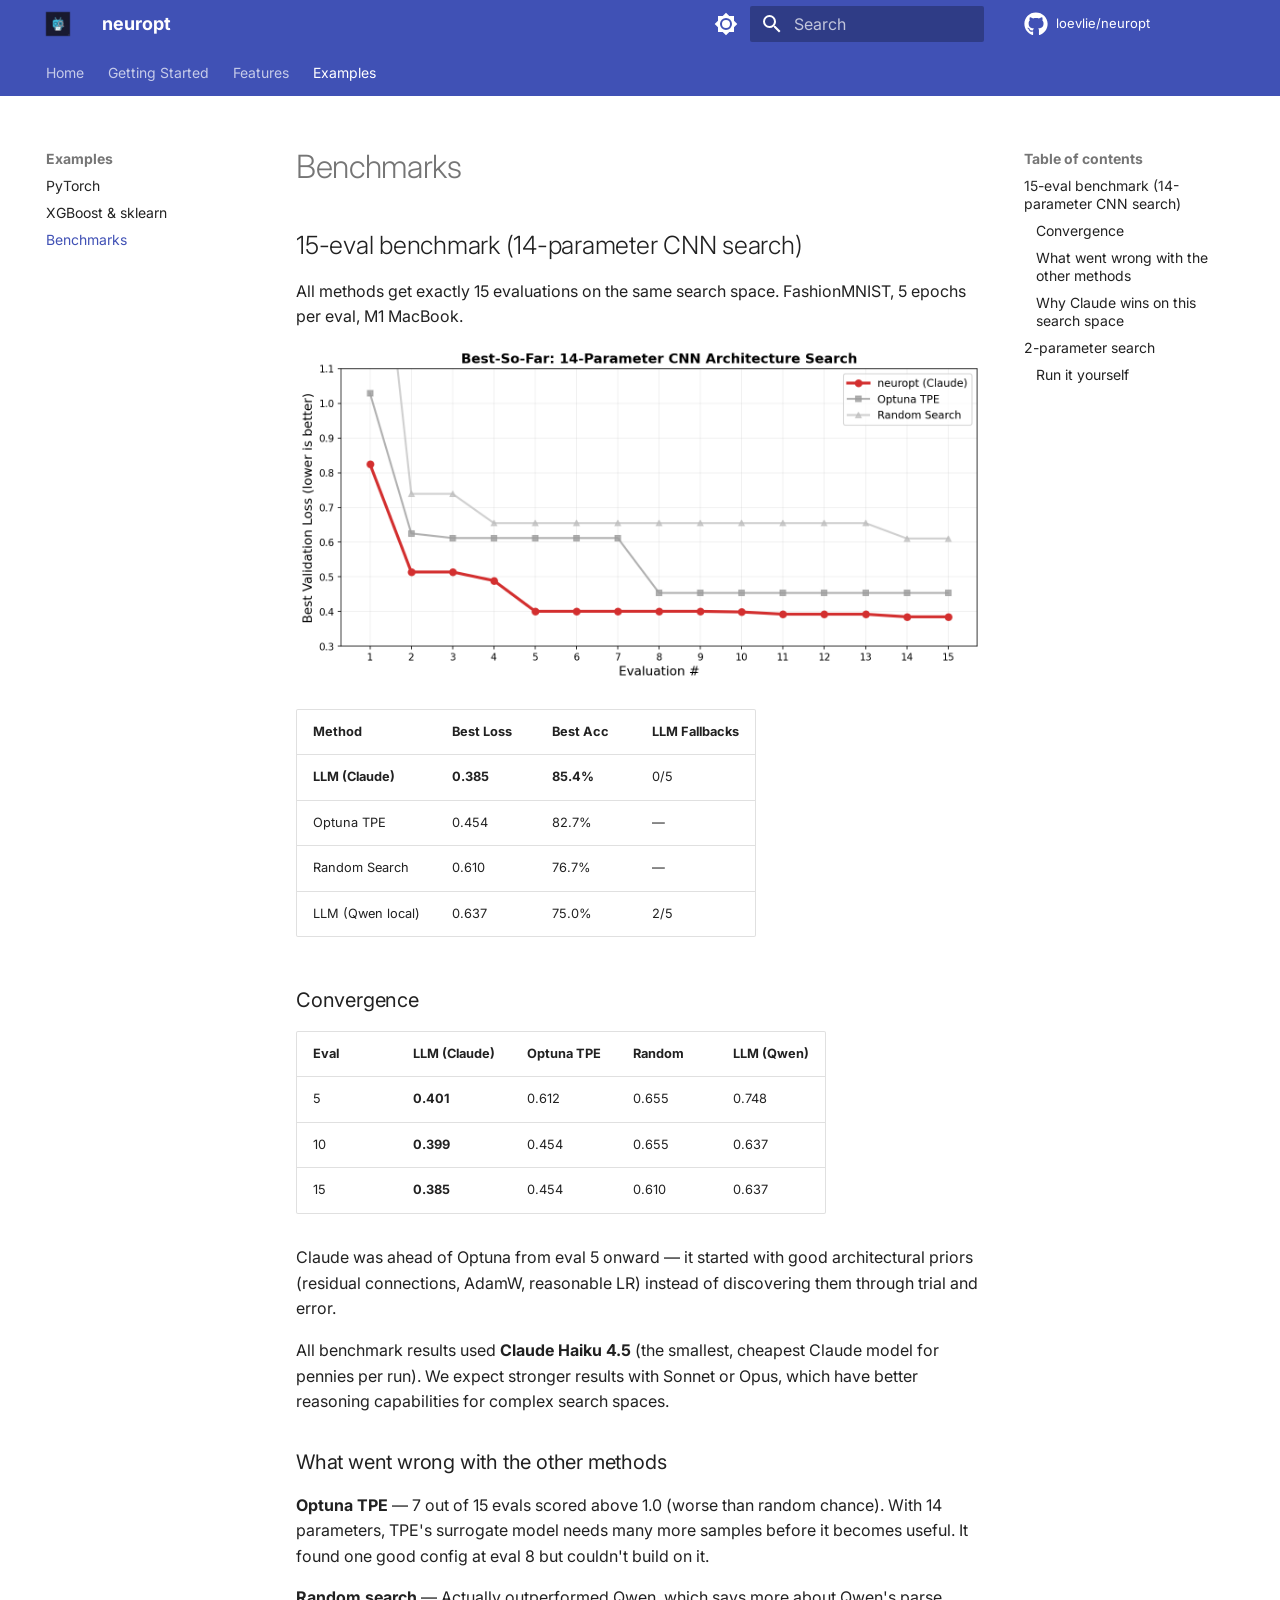
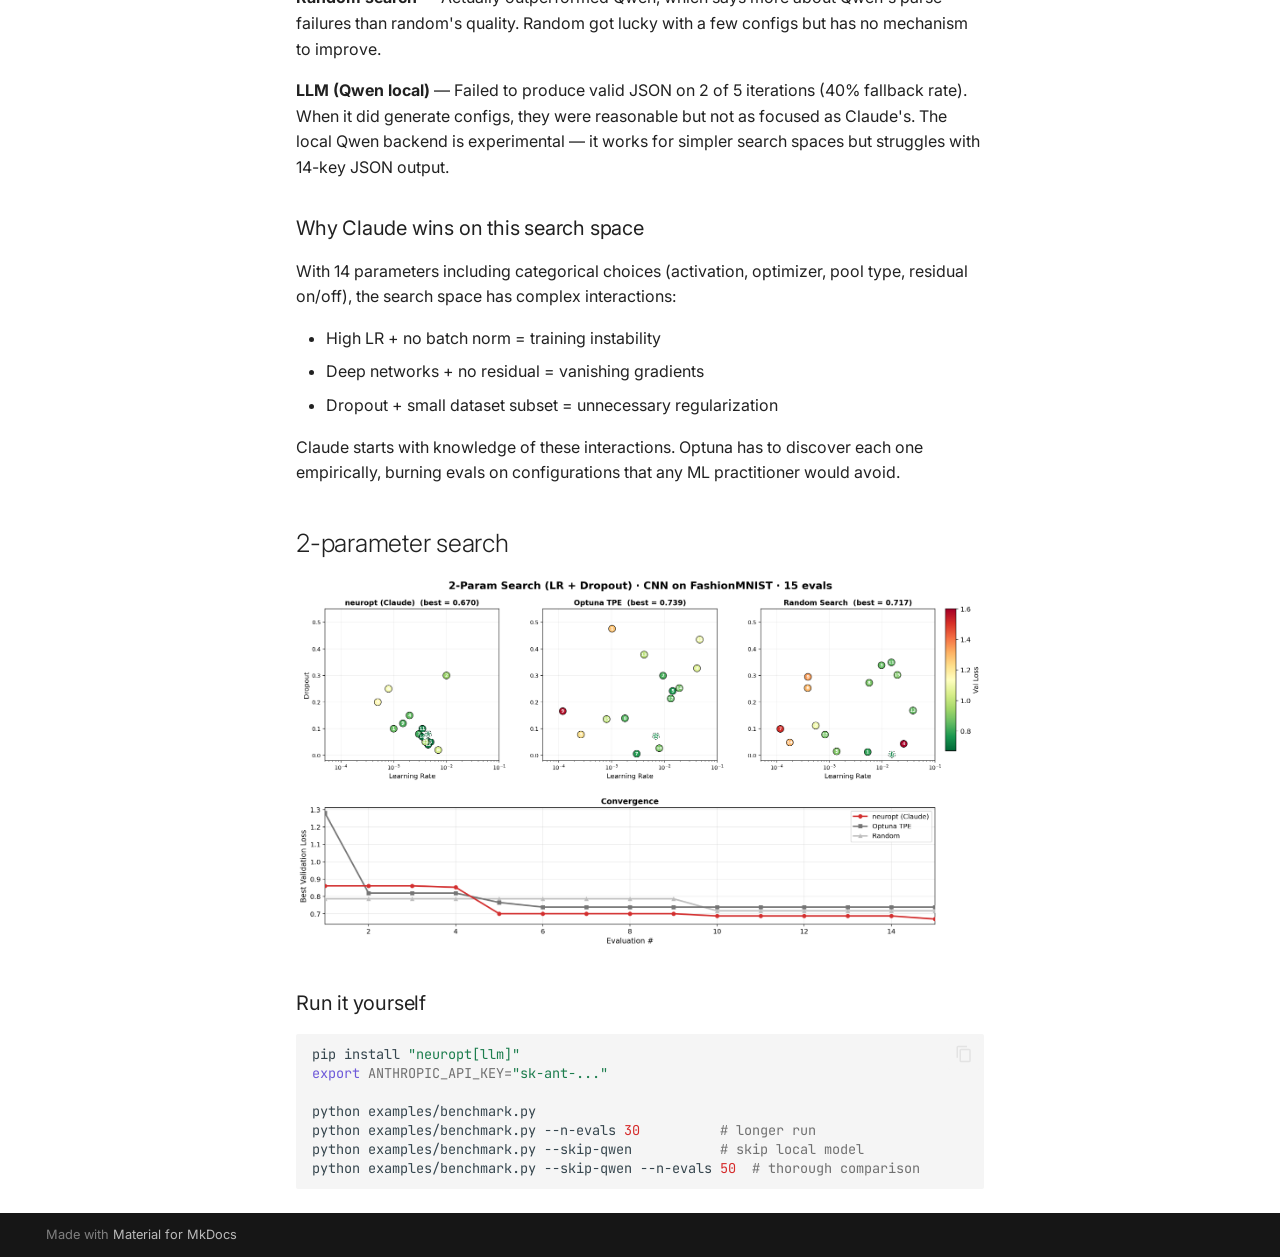
<file: benchmarks/index.html>
<!doctype html>
<html lang="en" class="no-js">
  <head>
    
      <meta charset="utf-8">
      <meta name="viewport" content="width=device-width,initial-scale=1">
      
        <meta name="description" content="LLM-guided ML optimization — an LLM reads your training curves and designs your next experiment">
      
      
      
        <link rel="canonical" href="https://loevlie.github.io/neuropt/benchmarks/">
      
      
        <link rel="prev" href="../xgboost/">
      
      
      
        
      
      
      <link rel="icon" href="../assets/icon.png">
      <meta name="generator" content="mkdocs-1.6.1, mkdocs-material-9.7.5">
    
    
      
        <title>Benchmarks - neuropt</title>
      
    
    
      <link rel="stylesheet" href="../assets/stylesheets/main.484c7ddc.min.css">
      
        
        <link rel="stylesheet" href="../assets/stylesheets/palette.ab4e12ef.min.css">
      
      


    
    
      
    
    
      
        
        
        <link rel="preconnect" href="https://fonts.gstatic.com" crossorigin>
        <link rel="stylesheet" href="https://fonts.googleapis.com/css?family=Inter:300,300i,400,400i,700,700i%7CJetBrains+Mono:400,400i,700,700i&display=fallback">
        <style>:root{--md-text-font:"Inter";--md-code-font:"JetBrains Mono"}</style>
      
    
    
      <link rel="stylesheet" href="../stylesheets/extra.css">
    
    <script>__md_scope=new URL("..",location),__md_hash=e=>[...e].reduce(((e,_)=>(e<<5)-e+_.charCodeAt(0)),0),__md_get=(e,_=localStorage,t=__md_scope)=>JSON.parse(_.getItem(t.pathname+"."+e)),__md_set=(e,_,t=localStorage,a=__md_scope)=>{try{t.setItem(a.pathname+"."+e,JSON.stringify(_))}catch(e){}}</script>
    
      

    
    
  </head>
  
  
    
    
      
    
    
    
    
    <body dir="ltr" data-md-color-scheme="default" data-md-color-primary="indigo" data-md-color-accent="cyan">
  
    
    <input class="md-toggle" data-md-toggle="drawer" type="checkbox" id="__drawer" autocomplete="off">
    <input class="md-toggle" data-md-toggle="search" type="checkbox" id="__search" autocomplete="off">
    <label class="md-overlay" for="__drawer"></label>
    <div data-md-component="skip">
      
        
        <a href="#benchmarks" class="md-skip">
          Skip to content
        </a>
      
    </div>
    <div data-md-component="announce">
      
    </div>
    
    
      

<header class="md-header" data-md-component="header">
  <nav class="md-header__inner md-grid" aria-label="Header">
    <a href=".." title="neuropt" class="md-header__button md-logo" aria-label="neuropt" data-md-component="logo">
      
  <img src="../assets/icon.png" alt="logo">

    </a>
    <label class="md-header__button md-icon" for="__drawer">
      
      <svg xmlns="http://www.w3.org/2000/svg" viewBox="0 0 24 24"><path d="M3 6h18v2H3zm0 5h18v2H3zm0 5h18v2H3z"/></svg>
    </label>
    <div class="md-header__title" data-md-component="header-title">
      <div class="md-header__ellipsis">
        <div class="md-header__topic">
          <span class="md-ellipsis">
            neuropt
          </span>
        </div>
        <div class="md-header__topic" data-md-component="header-topic">
          <span class="md-ellipsis">
            
              Benchmarks
            
          </span>
        </div>
      </div>
    </div>
    
      
        <form class="md-header__option" data-md-component="palette">
  
    
    
    
    <input class="md-option" data-md-color-media="" data-md-color-scheme="default" data-md-color-primary="indigo" data-md-color-accent="cyan"  aria-label="Switch to dark mode"  type="radio" name="__palette" id="__palette_0">
    
      <label class="md-header__button md-icon" title="Switch to dark mode" for="__palette_1" hidden>
        <svg xmlns="http://www.w3.org/2000/svg" viewBox="0 0 24 24"><path d="M12 8a4 4 0 0 0-4 4 4 4 0 0 0 4 4 4 4 0 0 0 4-4 4 4 0 0 0-4-4m0 10a6 6 0 0 1-6-6 6 6 0 0 1 6-6 6 6 0 0 1 6 6 6 6 0 0 1-6 6m8-9.31V4h-4.69L12 .69 8.69 4H4v4.69L.69 12 4 15.31V20h4.69L12 23.31 15.31 20H20v-4.69L23.31 12z"/></svg>
      </label>
    
  
    
    
    
    <input class="md-option" data-md-color-media="" data-md-color-scheme="slate" data-md-color-primary="indigo" data-md-color-accent="cyan"  aria-label="Switch to light mode"  type="radio" name="__palette" id="__palette_1">
    
      <label class="md-header__button md-icon" title="Switch to light mode" for="__palette_0" hidden>
        <svg xmlns="http://www.w3.org/2000/svg" viewBox="0 0 24 24"><path d="M12 18c-.89 0-1.74-.2-2.5-.55C11.56 16.5 13 14.42 13 12s-1.44-4.5-3.5-5.45C10.26 6.2 11.11 6 12 6a6 6 0 0 1 6 6 6 6 0 0 1-6 6m8-9.31V4h-4.69L12 .69 8.69 4H4v4.69L.69 12 4 15.31V20h4.69L12 23.31 15.31 20H20v-4.69L23.31 12z"/></svg>
      </label>
    
  
</form>
      
    
    
      <script>var palette=__md_get("__palette");if(palette&&palette.color){if("(prefers-color-scheme)"===palette.color.media){var media=matchMedia("(prefers-color-scheme: light)"),input=document.querySelector(media.matches?"[data-md-color-media='(prefers-color-scheme: light)']":"[data-md-color-media='(prefers-color-scheme: dark)']");palette.color.media=input.getAttribute("data-md-color-media"),palette.color.scheme=input.getAttribute("data-md-color-scheme"),palette.color.primary=input.getAttribute("data-md-color-primary"),palette.color.accent=input.getAttribute("data-md-color-accent")}for(var[key,value]of Object.entries(palette.color))document.body.setAttribute("data-md-color-"+key,value)}</script>
    
    
    
      
      
        <label class="md-header__button md-icon" for="__search">
          
          <svg xmlns="http://www.w3.org/2000/svg" viewBox="0 0 24 24"><path d="M9.5 3A6.5 6.5 0 0 1 16 9.5c0 1.61-.59 3.09-1.56 4.23l.27.27h.79l5 5-1.5 1.5-5-5v-.79l-.27-.27A6.52 6.52 0 0 1 9.5 16 6.5 6.5 0 0 1 3 9.5 6.5 6.5 0 0 1 9.5 3m0 2C7 5 5 7 5 9.5S7 14 9.5 14 14 12 14 9.5 12 5 9.5 5"/></svg>
        </label>
        <div class="md-search" data-md-component="search" role="dialog">
  <label class="md-search__overlay" for="__search"></label>
  <div class="md-search__inner" role="search">
    <form class="md-search__form" name="search">
      <input type="text" class="md-search__input" name="query" aria-label="Search" placeholder="Search" autocapitalize="off" autocorrect="off" autocomplete="off" spellcheck="false" data-md-component="search-query" required>
      <label class="md-search__icon md-icon" for="__search">
        
        <svg xmlns="http://www.w3.org/2000/svg" viewBox="0 0 24 24"><path d="M9.5 3A6.5 6.5 0 0 1 16 9.5c0 1.61-.59 3.09-1.56 4.23l.27.27h.79l5 5-1.5 1.5-5-5v-.79l-.27-.27A6.52 6.52 0 0 1 9.5 16 6.5 6.5 0 0 1 3 9.5 6.5 6.5 0 0 1 9.5 3m0 2C7 5 5 7 5 9.5S7 14 9.5 14 14 12 14 9.5 12 5 9.5 5"/></svg>
        
        <svg xmlns="http://www.w3.org/2000/svg" viewBox="0 0 24 24"><path d="M20 11v2H8l5.5 5.5-1.42 1.42L4.16 12l7.92-7.92L13.5 5.5 8 11z"/></svg>
      </label>
      <nav class="md-search__options" aria-label="Search">
        
        <button type="reset" class="md-search__icon md-icon" title="Clear" aria-label="Clear" tabindex="-1">
          
          <svg xmlns="http://www.w3.org/2000/svg" viewBox="0 0 24 24"><path d="M19 6.41 17.59 5 12 10.59 6.41 5 5 6.41 10.59 12 5 17.59 6.41 19 12 13.41 17.59 19 19 17.59 13.41 12z"/></svg>
        </button>
      </nav>
      
        <div class="md-search__suggest" data-md-component="search-suggest"></div>
      
    </form>
    <div class="md-search__output">
      <div class="md-search__scrollwrap" tabindex="0" data-md-scrollfix>
        <div class="md-search-result" data-md-component="search-result">
          <div class="md-search-result__meta">
            Initializing search
          </div>
          <ol class="md-search-result__list" role="presentation"></ol>
        </div>
      </div>
    </div>
  </div>
</div>
      
    
    
      <div class="md-header__source">
        <a href="https://github.com/loevlie/neuropt" title="Go to repository" class="md-source" data-md-component="source">
  <div class="md-source__icon md-icon">
    
    <svg xmlns="http://www.w3.org/2000/svg" viewBox="0 0 512 512"><!--! Font Awesome Free 7.1.0 by @fontawesome - https://fontawesome.com License - https://fontawesome.com/license/free (Icons: CC BY 4.0, Fonts: SIL OFL 1.1, Code: MIT License) Copyright 2025 Fonticons, Inc.--><path d="M173.9 397.4c0 2-2.3 3.6-5.2 3.6-3.3.3-5.6-1.3-5.6-3.6 0-2 2.3-3.6 5.2-3.6 3-.3 5.6 1.3 5.6 3.6m-31.1-4.5c-.7 2 1.3 4.3 4.3 4.9 2.6 1 5.6 0 6.2-2s-1.3-4.3-4.3-5.2c-2.6-.7-5.5.3-6.2 2.3m44.2-1.7c-2.9.7-4.9 2.6-4.6 4.9.3 2 2.9 3.3 5.9 2.6 2.9-.7 4.9-2.6 4.6-4.6-.3-1.9-3-3.2-5.9-2.9M252.8 8C114.1 8 8 113.3 8 252c0 110.9 69.8 205.8 169.5 239.2 12.8 2.3 17.3-5.6 17.3-12.1 0-6.2-.3-40.4-.3-61.4 0 0-70 15-84.7-29.8 0 0-11.4-29.1-27.8-36.6 0 0-22.9-15.7 1.6-15.4 0 0 24.9 2 38.6 25.8 21.9 38.6 58.6 27.5 72.9 20.9 2.3-16 8.8-27.1 16-33.7-55.9-6.2-112.3-14.3-112.3-110.5 0-27.5 7.6-41.3 23.6-58.9-2.6-6.5-11.1-33.3 2.6-67.9 20.9-6.5 69 27 69 27 20-5.6 41.5-8.5 62.8-8.5s42.8 2.9 62.8 8.5c0 0 48.1-33.6 69-27 13.7 34.7 5.2 61.4 2.6 67.9 16 17.7 25.8 31.5 25.8 58.9 0 96.5-58.9 104.2-114.8 110.5 9.2 7.9 17 22.9 17 46.4 0 33.7-.3 75.4-.3 83.6 0 6.5 4.6 14.4 17.3 12.1C436.2 457.8 504 362.9 504 252 504 113.3 391.5 8 252.8 8M105.2 352.9c-1.3 1-1 3.3.7 5.2 1.6 1.6 3.9 2.3 5.2 1 1.3-1 1-3.3-.7-5.2-1.6-1.6-3.9-2.3-5.2-1m-10.8-8.1c-.7 1.3.3 2.9 2.3 3.9 1.6 1 3.6.7 4.3-.7.7-1.3-.3-2.9-2.3-3.9-2-.6-3.6-.3-4.3.7m32.4 35.6c-1.6 1.3-1 4.3 1.3 6.2 2.3 2.3 5.2 2.6 6.5 1 1.3-1.3.7-4.3-1.3-6.2-2.2-2.3-5.2-2.6-6.5-1m-11.4-14.7c-1.6 1-1.6 3.6 0 5.9s4.3 3.3 5.6 2.3c1.6-1.3 1.6-3.9 0-6.2-1.4-2.3-4-3.3-5.6-2"/></svg>
  </div>
  <div class="md-source__repository">
    loevlie/neuropt
  </div>
</a>
      </div>
    
  </nav>
  
</header>
    
    <div class="md-container" data-md-component="container">
      
      
        
          
            
<nav class="md-tabs" aria-label="Tabs" data-md-component="tabs">
  <div class="md-grid">
    <ul class="md-tabs__list">
      
        
  
  
  
  
    <li class="md-tabs__item">
      <a href=".." class="md-tabs__link">
        
  
  
    
  
  Home

      </a>
    </li>
  

      
        
  
  
  
  
    
    
      <li class="md-tabs__item">
        <a href="../quickstart/" class="md-tabs__link">
          
  
  
  Getting Started

        </a>
      </li>
    
  

      
        
  
  
  
  
    
    
      <li class="md-tabs__item">
        <a href="../introspection/" class="md-tabs__link">
          
  
  
  Features

        </a>
      </li>
    
  

      
        
  
  
  
    
  
  
    
    
      <li class="md-tabs__item md-tabs__item--active">
        <a href="../examples/" class="md-tabs__link">
          
  
  
  Examples

        </a>
      </li>
    
  

      
    </ul>
  </div>
</nav>
          
        
      
      <main class="md-main" data-md-component="main">
        <div class="md-main__inner md-grid">
          
            
              
              <div class="md-sidebar md-sidebar--primary" data-md-component="sidebar" data-md-type="navigation" >
                <div class="md-sidebar__scrollwrap">
                  <div class="md-sidebar__inner">
                    


  


<nav class="md-nav md-nav--primary md-nav--lifted" aria-label="Navigation" data-md-level="0">
  <label class="md-nav__title" for="__drawer">
    <a href=".." title="neuropt" class="md-nav__button md-logo" aria-label="neuropt" data-md-component="logo">
      
  <img src="../assets/icon.png" alt="logo">

    </a>
    neuropt
  </label>
  
    <div class="md-nav__source">
      <a href="https://github.com/loevlie/neuropt" title="Go to repository" class="md-source" data-md-component="source">
  <div class="md-source__icon md-icon">
    
    <svg xmlns="http://www.w3.org/2000/svg" viewBox="0 0 512 512"><!--! Font Awesome Free 7.1.0 by @fontawesome - https://fontawesome.com License - https://fontawesome.com/license/free (Icons: CC BY 4.0, Fonts: SIL OFL 1.1, Code: MIT License) Copyright 2025 Fonticons, Inc.--><path d="M173.9 397.4c0 2-2.3 3.6-5.2 3.6-3.3.3-5.6-1.3-5.6-3.6 0-2 2.3-3.6 5.2-3.6 3-.3 5.6 1.3 5.6 3.6m-31.1-4.5c-.7 2 1.3 4.3 4.3 4.9 2.6 1 5.6 0 6.2-2s-1.3-4.3-4.3-5.2c-2.6-.7-5.5.3-6.2 2.3m44.2-1.7c-2.9.7-4.9 2.6-4.6 4.9.3 2 2.9 3.3 5.9 2.6 2.9-.7 4.9-2.6 4.6-4.6-.3-1.9-3-3.2-5.9-2.9M252.8 8C114.1 8 8 113.3 8 252c0 110.9 69.8 205.8 169.5 239.2 12.8 2.3 17.3-5.6 17.3-12.1 0-6.2-.3-40.4-.3-61.4 0 0-70 15-84.7-29.8 0 0-11.4-29.1-27.8-36.6 0 0-22.9-15.7 1.6-15.4 0 0 24.9 2 38.6 25.8 21.9 38.6 58.6 27.5 72.9 20.9 2.3-16 8.8-27.1 16-33.7-55.9-6.2-112.3-14.3-112.3-110.5 0-27.5 7.6-41.3 23.6-58.9-2.6-6.5-11.1-33.3 2.6-67.9 20.9-6.5 69 27 69 27 20-5.6 41.5-8.5 62.8-8.5s42.8 2.9 62.8 8.5c0 0 48.1-33.6 69-27 13.7 34.7 5.2 61.4 2.6 67.9 16 17.7 25.8 31.5 25.8 58.9 0 96.5-58.9 104.2-114.8 110.5 9.2 7.9 17 22.9 17 46.4 0 33.7-.3 75.4-.3 83.6 0 6.5 4.6 14.4 17.3 12.1C436.2 457.8 504 362.9 504 252 504 113.3 391.5 8 252.8 8M105.2 352.9c-1.3 1-1 3.3.7 5.2 1.6 1.6 3.9 2.3 5.2 1 1.3-1 1-3.3-.7-5.2-1.6-1.6-3.9-2.3-5.2-1m-10.8-8.1c-.7 1.3.3 2.9 2.3 3.9 1.6 1 3.6.7 4.3-.7.7-1.3-.3-2.9-2.3-3.9-2-.6-3.6-.3-4.3.7m32.4 35.6c-1.6 1.3-1 4.3 1.3 6.2 2.3 2.3 5.2 2.6 6.5 1 1.3-1.3.7-4.3-1.3-6.2-2.2-2.3-5.2-2.6-6.5-1m-11.4-14.7c-1.6 1-1.6 3.6 0 5.9s4.3 3.3 5.6 2.3c1.6-1.3 1.6-3.9 0-6.2-1.4-2.3-4-3.3-5.6-2"/></svg>
  </div>
  <div class="md-source__repository">
    loevlie/neuropt
  </div>
</a>
    </div>
  
  <ul class="md-nav__list" data-md-scrollfix>
    
      
      
  
  
  
  
    <li class="md-nav__item">
      <a href=".." class="md-nav__link">
        
  
  
  <span class="md-ellipsis">
    
  
    Home
  

    
  </span>
  
  

      </a>
    </li>
  

    
      
      
  
  
  
  
    
    
    
    
      
      
        
      
    
    
    <li class="md-nav__item md-nav__item--nested">
      
        
        
        <input class="md-nav__toggle md-toggle " type="checkbox" id="__nav_2" >
        
          
          <label class="md-nav__link" for="__nav_2" id="__nav_2_label" tabindex="0">
            
  
  
  <span class="md-ellipsis">
    
  
    Getting Started
  

    
  </span>
  
  

            <span class="md-nav__icon md-icon"></span>
          </label>
        
        <nav class="md-nav" data-md-level="1" aria-labelledby="__nav_2_label" aria-expanded="false">
          <label class="md-nav__title" for="__nav_2">
            <span class="md-nav__icon md-icon"></span>
            
  
    Getting Started
  

          </label>
          <ul class="md-nav__list" data-md-scrollfix>
            
              
                
  
  
  
  
    <li class="md-nav__item">
      <a href="../quickstart/" class="md-nav__link">
        
  
  
  <span class="md-ellipsis">
    
  
    Quick Start
  

    
  </span>
  
  

      </a>
    </li>
  

              
            
              
                
  
  
  
  
    <li class="md-nav__item">
      <a href="../how-it-works/" class="md-nav__link">
        
  
  
  <span class="md-ellipsis">
    
  
    How It Works
  

    
  </span>
  
  

      </a>
    </li>
  

              
            
              
                
  
  
  
  
    <li class="md-nav__item">
      <a href="../cli/" class="md-nav__link">
        
  
  
  <span class="md-ellipsis">
    
  
    CLI Reference
  

    
  </span>
  
  

      </a>
    </li>
  

              
            
              
                
  
  
  
  
    <li class="md-nav__item">
      <a href="../api/" class="md-nav__link">
        
  
  
  <span class="md-ellipsis">
    
  
    Python API
  

    
  </span>
  
  

      </a>
    </li>
  

              
            
          </ul>
        </nav>
      
    </li>
  

    
      
      
  
  
  
  
    
    
    
    
      
      
        
      
    
    
    <li class="md-nav__item md-nav__item--nested">
      
        
        
        <input class="md-nav__toggle md-toggle " type="checkbox" id="__nav_3" >
        
          
          <label class="md-nav__link" for="__nav_3" id="__nav_3_label" tabindex="0">
            
  
  
  <span class="md-ellipsis">
    
  
    Features
  

    
  </span>
  
  

            <span class="md-nav__icon md-icon"></span>
          </label>
        
        <nav class="md-nav" data-md-level="1" aria-labelledby="__nav_3_label" aria-expanded="false">
          <label class="md-nav__title" for="__nav_3">
            <span class="md-nav__icon md-icon"></span>
            
  
    Features
  

          </label>
          <ul class="md-nav__list" data-md-scrollfix>
            
              
                
  
  
  
  
    <li class="md-nav__item">
      <a href="../introspection/" class="md-nav__link">
        
  
  
  <span class="md-ellipsis">
    
  
    Model Introspection
  

    
  </span>
  
  

      </a>
    </li>
  

              
            
              
                
  
  
  
  
    <li class="md-nav__item">
      <a href="../fine-tuning/" class="md-nav__link">
        
  
  
  <span class="md-ellipsis">
    
  
    Fine-Tuning
  

    
  </span>
  
  

      </a>
    </li>
  

              
            
          </ul>
        </nav>
      
    </li>
  

    
      
      
  
  
    
  
  
  
    
    
    
    
      
        
        
      
      
        
      
    
    
    <li class="md-nav__item md-nav__item--active md-nav__item--section md-nav__item--nested">
      
        
        
        <input class="md-nav__toggle md-toggle " type="checkbox" id="__nav_4" checked>
        
          
          <label class="md-nav__link" for="__nav_4" id="__nav_4_label" tabindex="">
            
  
  
  <span class="md-ellipsis">
    
  
    Examples
  

    
  </span>
  
  

            <span class="md-nav__icon md-icon"></span>
          </label>
        
        <nav class="md-nav" data-md-level="1" aria-labelledby="__nav_4_label" aria-expanded="true">
          <label class="md-nav__title" for="__nav_4">
            <span class="md-nav__icon md-icon"></span>
            
  
    Examples
  

          </label>
          <ul class="md-nav__list" data-md-scrollfix>
            
              
                
  
  
  
  
    <li class="md-nav__item">
      <a href="../examples/" class="md-nav__link">
        
  
  
  <span class="md-ellipsis">
    
  
    PyTorch
  

    
  </span>
  
  

      </a>
    </li>
  

              
            
              
                
  
  
  
  
    <li class="md-nav__item">
      <a href="../xgboost/" class="md-nav__link">
        
  
  
  <span class="md-ellipsis">
    
  
    XGBoost & sklearn
  

    
  </span>
  
  

      </a>
    </li>
  

              
            
              
                
  
  
    
  
  
  
    <li class="md-nav__item md-nav__item--active">
      
      <input class="md-nav__toggle md-toggle" type="checkbox" id="__toc">
      
      
        
      
      
        <label class="md-nav__link md-nav__link--active" for="__toc">
          
  
  
  <span class="md-ellipsis">
    
  
    Benchmarks
  

    
  </span>
  
  

          <span class="md-nav__icon md-icon"></span>
        </label>
      
      <a href="./" class="md-nav__link md-nav__link--active">
        
  
  
  <span class="md-ellipsis">
    
  
    Benchmarks
  

    
  </span>
  
  

      </a>
      
        

<nav class="md-nav md-nav--secondary" aria-label="Table of contents">
  
  
  
    
  
  
    <label class="md-nav__title" for="__toc">
      <span class="md-nav__icon md-icon"></span>
      Table of contents
    </label>
    <ul class="md-nav__list" data-md-component="toc" data-md-scrollfix>
      
        <li class="md-nav__item">
  <a href="#15-eval-benchmark-14-parameter-cnn-search" class="md-nav__link">
    <span class="md-ellipsis">
      
        15-eval benchmark (14-parameter CNN search)
      
    </span>
  </a>
  
    <nav class="md-nav" aria-label="15-eval benchmark (14-parameter CNN search)">
      <ul class="md-nav__list">
        
          <li class="md-nav__item">
  <a href="#convergence" class="md-nav__link">
    <span class="md-ellipsis">
      
        Convergence
      
    </span>
  </a>
  
</li>
        
          <li class="md-nav__item">
  <a href="#what-went-wrong-with-the-other-methods" class="md-nav__link">
    <span class="md-ellipsis">
      
        What went wrong with the other methods
      
    </span>
  </a>
  
</li>
        
          <li class="md-nav__item">
  <a href="#why-claude-wins-on-this-search-space" class="md-nav__link">
    <span class="md-ellipsis">
      
        Why Claude wins on this search space
      
    </span>
  </a>
  
</li>
        
      </ul>
    </nav>
  
</li>
      
        <li class="md-nav__item">
  <a href="#2-parameter-search" class="md-nav__link">
    <span class="md-ellipsis">
      
        2-parameter search
      
    </span>
  </a>
  
    <nav class="md-nav" aria-label="2-parameter search">
      <ul class="md-nav__list">
        
          <li class="md-nav__item">
  <a href="#run-it-yourself" class="md-nav__link">
    <span class="md-ellipsis">
      
        Run it yourself
      
    </span>
  </a>
  
</li>
        
      </ul>
    </nav>
  
</li>
      
    </ul>
  
</nav>
      
    </li>
  

              
            
          </ul>
        </nav>
      
    </li>
  

    
  </ul>
</nav>
                  </div>
                </div>
              </div>
            
            
              
              <div class="md-sidebar md-sidebar--secondary" data-md-component="sidebar" data-md-type="toc" >
                <div class="md-sidebar__scrollwrap">
                  <div class="md-sidebar__inner">
                    

<nav class="md-nav md-nav--secondary" aria-label="Table of contents">
  
  
  
    
  
  
    <label class="md-nav__title" for="__toc">
      <span class="md-nav__icon md-icon"></span>
      Table of contents
    </label>
    <ul class="md-nav__list" data-md-component="toc" data-md-scrollfix>
      
        <li class="md-nav__item">
  <a href="#15-eval-benchmark-14-parameter-cnn-search" class="md-nav__link">
    <span class="md-ellipsis">
      
        15-eval benchmark (14-parameter CNN search)
      
    </span>
  </a>
  
    <nav class="md-nav" aria-label="15-eval benchmark (14-parameter CNN search)">
      <ul class="md-nav__list">
        
          <li class="md-nav__item">
  <a href="#convergence" class="md-nav__link">
    <span class="md-ellipsis">
      
        Convergence
      
    </span>
  </a>
  
</li>
        
          <li class="md-nav__item">
  <a href="#what-went-wrong-with-the-other-methods" class="md-nav__link">
    <span class="md-ellipsis">
      
        What went wrong with the other methods
      
    </span>
  </a>
  
</li>
        
          <li class="md-nav__item">
  <a href="#why-claude-wins-on-this-search-space" class="md-nav__link">
    <span class="md-ellipsis">
      
        Why Claude wins on this search space
      
    </span>
  </a>
  
</li>
        
      </ul>
    </nav>
  
</li>
      
        <li class="md-nav__item">
  <a href="#2-parameter-search" class="md-nav__link">
    <span class="md-ellipsis">
      
        2-parameter search
      
    </span>
  </a>
  
    <nav class="md-nav" aria-label="2-parameter search">
      <ul class="md-nav__list">
        
          <li class="md-nav__item">
  <a href="#run-it-yourself" class="md-nav__link">
    <span class="md-ellipsis">
      
        Run it yourself
      
    </span>
  </a>
  
</li>
        
      </ul>
    </nav>
  
</li>
      
    </ul>
  
</nav>
                  </div>
                </div>
              </div>
            
          
          
            <div class="md-content" data-md-component="content">
              
              <article class="md-content__inner md-typeset">
                
                  


  
  


<h1 id="benchmarks">Benchmarks</h1>
<h2 id="15-eval-benchmark-14-parameter-cnn-search">15-eval benchmark (14-parameter CNN search)</h2>
<p>All methods get exactly 15 evaluations on the same search space. FashionMNIST, 5 epochs per eval, M1 MacBook.</p>
<p><img alt="Benchmark results" src="../assets/benchmark.png" width="700" /></p>
<table>
<thead>
<tr>
<th>Method</th>
<th>Best Loss</th>
<th>Best Acc</th>
<th>LLM Fallbacks</th>
</tr>
</thead>
<tbody>
<tr>
<td><strong>LLM (Claude)</strong></td>
<td><strong>0.385</strong></td>
<td><strong>85.4%</strong></td>
<td>0/5</td>
</tr>
<tr>
<td>Optuna TPE</td>
<td>0.454</td>
<td>82.7%</td>
<td>—</td>
</tr>
<tr>
<td>Random Search</td>
<td>0.610</td>
<td>76.7%</td>
<td>—</td>
</tr>
<tr>
<td>LLM (Qwen local)</td>
<td>0.637</td>
<td>75.0%</td>
<td>2/5</td>
</tr>
</tbody>
</table>
<h3 id="convergence">Convergence</h3>
<table>
<thead>
<tr>
<th>Eval</th>
<th>LLM (Claude)</th>
<th>Optuna TPE</th>
<th>Random</th>
<th>LLM (Qwen)</th>
</tr>
</thead>
<tbody>
<tr>
<td>5</td>
<td><strong>0.401</strong></td>
<td>0.612</td>
<td>0.655</td>
<td>0.748</td>
</tr>
<tr>
<td>10</td>
<td><strong>0.399</strong></td>
<td>0.454</td>
<td>0.655</td>
<td>0.637</td>
</tr>
<tr>
<td>15</td>
<td><strong>0.385</strong></td>
<td>0.454</td>
<td>0.610</td>
<td>0.637</td>
</tr>
</tbody>
</table>
<p>Claude was ahead of Optuna from eval 5 onward — it started with good architectural priors (residual connections, AdamW, reasonable LR) instead of discovering them through trial and error.</p>
<p>All benchmark results used <strong>Claude Haiku 4.5</strong> (the smallest, cheapest Claude model for pennies per run). We expect stronger results with Sonnet or Opus, which have better reasoning capabilities for complex search spaces.</p>
<h3 id="what-went-wrong-with-the-other-methods">What went wrong with the other methods</h3>
<p><strong>Optuna TPE</strong> — 7 out of 15 evals scored above 1.0 (worse than random chance). With 14 parameters, TPE's surrogate model needs many more samples before it becomes useful. It found one good config at eval 8 but couldn't build on it.</p>
<p><strong>Random search</strong> — Actually outperformed Qwen, which says more about Qwen's parse failures than random's quality. Random got lucky with a few configs but has no mechanism to improve.</p>
<p><strong>LLM (Qwen local)</strong> — Failed to produce valid JSON on 2 of 5 iterations (40% fallback rate). When it did generate configs, they were reasonable but not as focused as Claude's. The local Qwen backend is experimental — it works for simpler search spaces but struggles with 14-key JSON output.</p>
<h3 id="why-claude-wins-on-this-search-space">Why Claude wins on this search space</h3>
<p>With 14 parameters including categorical choices (activation, optimizer, pool type, residual on/off), the search space has complex interactions:</p>
<ul>
<li>High LR + no batch norm = training instability</li>
<li>Deep networks + no residual = vanishing gradients</li>
<li>Dropout + small dataset subset = unnecessary regularization</li>
</ul>
<p>Claude starts with knowledge of these interactions. Optuna has to discover each one empirically, burning evals on configurations that any ML practitioner would avoid.</p>
<h2 id="2-parameter-search">2-parameter search</h2>
<p><img alt="2-param search results" src="../assets/search_combined_15.png" width="700" /></p>
<h3 id="run-it-yourself">Run it yourself</h3>
<div class="highlight"><pre><span></span><code><a id="__codelineno-0-1" name="__codelineno-0-1" href="#__codelineno-0-1"></a>pip<span class="w"> </span>install<span class="w"> </span><span class="s2">&quot;neuropt[llm]&quot;</span>
<a id="__codelineno-0-2" name="__codelineno-0-2" href="#__codelineno-0-2"></a><span class="nb">export</span><span class="w"> </span><span class="nv">ANTHROPIC_API_KEY</span><span class="o">=</span><span class="s2">&quot;sk-ant-...&quot;</span>
<a id="__codelineno-0-3" name="__codelineno-0-3" href="#__codelineno-0-3"></a>
<a id="__codelineno-0-4" name="__codelineno-0-4" href="#__codelineno-0-4"></a>python<span class="w"> </span>examples/benchmark.py
<a id="__codelineno-0-5" name="__codelineno-0-5" href="#__codelineno-0-5"></a>python<span class="w"> </span>examples/benchmark.py<span class="w"> </span>--n-evals<span class="w"> </span><span class="m">30</span><span class="w">          </span><span class="c1"># longer run</span>
<a id="__codelineno-0-6" name="__codelineno-0-6" href="#__codelineno-0-6"></a>python<span class="w"> </span>examples/benchmark.py<span class="w"> </span>--skip-qwen<span class="w">           </span><span class="c1"># skip local model</span>
<a id="__codelineno-0-7" name="__codelineno-0-7" href="#__codelineno-0-7"></a>python<span class="w"> </span>examples/benchmark.py<span class="w"> </span>--skip-qwen<span class="w"> </span>--n-evals<span class="w"> </span><span class="m">50</span><span class="w">  </span><span class="c1"># thorough comparison</span>
</code></pre></div>












                
              </article>
            </div>
          
          
<script>var target=document.getElementById(location.hash.slice(1));target&&target.name&&(target.checked=target.name.startsWith("__tabbed_"))</script>
        </div>
        
          <button type="button" class="md-top md-icon" data-md-component="top" hidden>
  
  <svg xmlns="http://www.w3.org/2000/svg" viewBox="0 0 24 24"><path d="M13 20h-2V8l-5.5 5.5-1.42-1.42L12 4.16l7.92 7.92-1.42 1.42L13 8z"/></svg>
  Back to top
</button>
        
      </main>
      
        <footer class="md-footer">
  
  <div class="md-footer-meta md-typeset">
    <div class="md-footer-meta__inner md-grid">
      <div class="md-copyright">
  
  
    Made with
    <a href="https://squidfunk.github.io/mkdocs-material/" target="_blank" rel="noopener">
      Material for MkDocs
    </a>
  
</div>
      
    </div>
  </div>
</footer>
      
    </div>
    <div class="md-dialog" data-md-component="dialog">
      <div class="md-dialog__inner md-typeset"></div>
    </div>
    
    
    
      
      
      <script id="__config" type="application/json">{"annotate": null, "base": "..", "features": ["content.code.copy", "content.code.annotate", "navigation.sections", "navigation.top", "navigation.instant", "navigation.tabs", "search.highlight", "search.suggest"], "search": "../assets/javascripts/workers/search.2c215733.min.js", "tags": null, "translations": {"clipboard.copied": "Copied to clipboard", "clipboard.copy": "Copy to clipboard", "search.result.more.one": "1 more on this page", "search.result.more.other": "# more on this page", "search.result.none": "No matching documents", "search.result.one": "1 matching document", "search.result.other": "# matching documents", "search.result.placeholder": "Type to start searching", "search.result.term.missing": "Missing", "select.version": "Select version"}, "version": null}</script>
    
    
      <script src="../assets/javascripts/bundle.79ae519e.min.js"></script>
      
    
  </body>
</html>
</file>
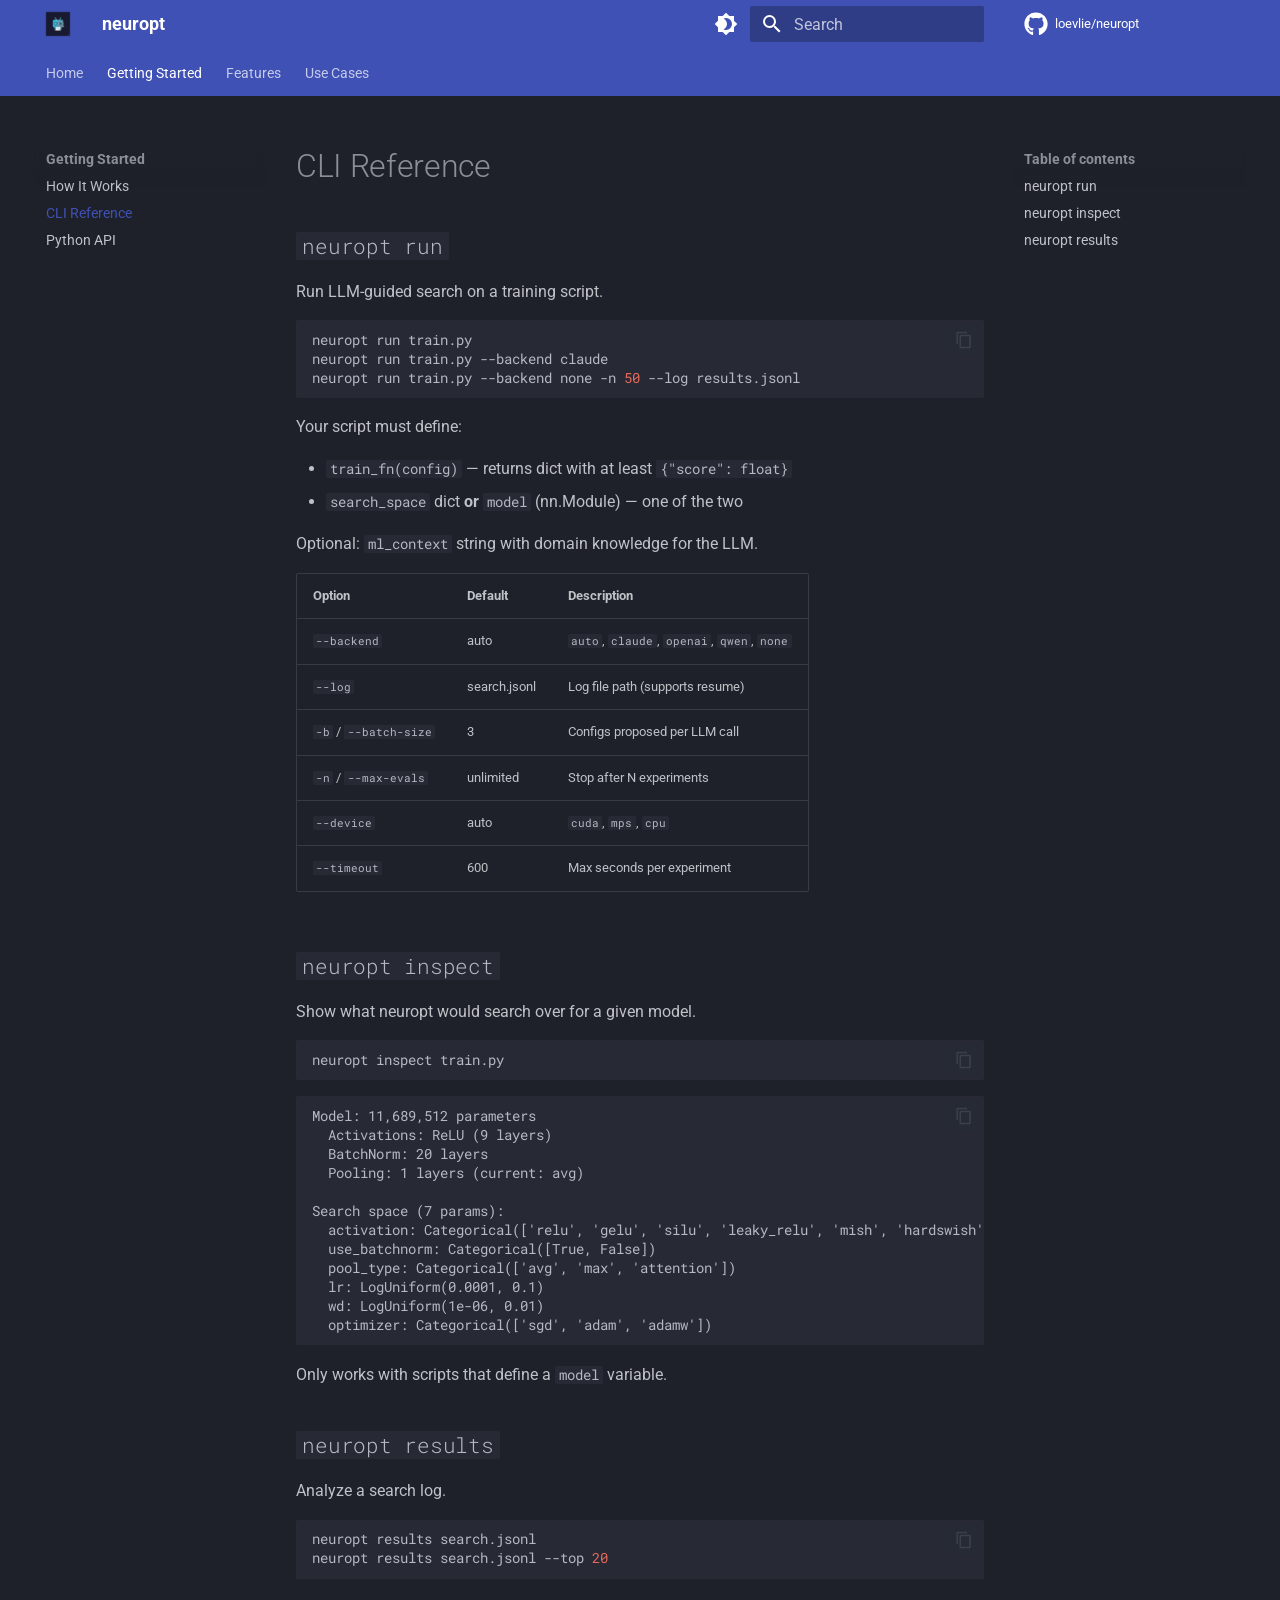
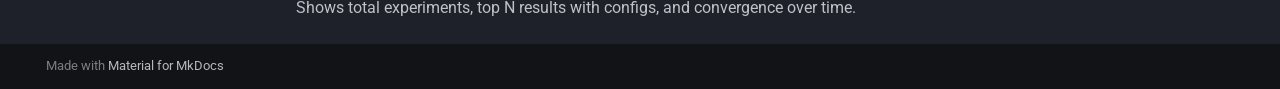
<file: cli/index.html>
<!doctype html>
<html lang="en" class="no-js">
  <head>
    
      <meta charset="utf-8">
      <meta name="viewport" content="width=device-width,initial-scale=1">
      
        <meta name="description" content="LLM-guided ML optimization — an LLM reads your training curves and designs your next experiment">
      
      
      
        <link rel="canonical" href="https://loevlie.github.io/neuropt/cli/">
      
      
        <link rel="prev" href="../how-it-works/">
      
      
        <link rel="next" href="../api/">
      
      
        
      
      
      <link rel="icon" href="../assets/icon.png">
      <meta name="generator" content="mkdocs-1.6.1, mkdocs-material-9.7.5">
    
    
      
        <title>CLI Reference - neuropt</title>
      
    
    
      <link rel="stylesheet" href="../assets/stylesheets/main.484c7ddc.min.css">
      
        
        <link rel="stylesheet" href="../assets/stylesheets/palette.ab4e12ef.min.css">
      
      


    
    
      
    
    
      
        
        
        <link rel="preconnect" href="https://fonts.gstatic.com" crossorigin>
        <link rel="stylesheet" href="https://fonts.googleapis.com/css?family=Roboto:300,300i,400,400i,700,700i%7CRoboto+Mono:400,400i,700,700i&display=fallback">
        <style>:root{--md-text-font:"Roboto";--md-code-font:"Roboto Mono"}</style>
      
    
    
      <link rel="stylesheet" href="../stylesheets/extra.css">
    
    <script>__md_scope=new URL("..",location),__md_hash=e=>[...e].reduce(((e,_)=>(e<<5)-e+_.charCodeAt(0)),0),__md_get=(e,_=localStorage,t=__md_scope)=>JSON.parse(_.getItem(t.pathname+"."+e)),__md_set=(e,_,t=localStorage,a=__md_scope)=>{try{t.setItem(a.pathname+"."+e,JSON.stringify(_))}catch(e){}}</script>
    
      

    
    
  </head>
  
  
    
    
      
    
    
    
    
    <body dir="ltr" data-md-color-scheme="slate" data-md-color-primary="custom" data-md-color-accent="light-blue">
  
    
    <input class="md-toggle" data-md-toggle="drawer" type="checkbox" id="__drawer" autocomplete="off">
    <input class="md-toggle" data-md-toggle="search" type="checkbox" id="__search" autocomplete="off">
    <label class="md-overlay" for="__drawer"></label>
    <div data-md-component="skip">
      
        
        <a href="#cli-reference" class="md-skip">
          Skip to content
        </a>
      
    </div>
    <div data-md-component="announce">
      
    </div>
    
    
      

<header class="md-header" data-md-component="header">
  <nav class="md-header__inner md-grid" aria-label="Header">
    <a href=".." title="neuropt" class="md-header__button md-logo" aria-label="neuropt" data-md-component="logo">
      
  <img src="../assets/icon.png" alt="logo">

    </a>
    <label class="md-header__button md-icon" for="__drawer">
      
      <svg xmlns="http://www.w3.org/2000/svg" viewBox="0 0 24 24"><path d="M3 6h18v2H3zm0 5h18v2H3zm0 5h18v2H3z"/></svg>
    </label>
    <div class="md-header__title" data-md-component="header-title">
      <div class="md-header__ellipsis">
        <div class="md-header__topic">
          <span class="md-ellipsis">
            neuropt
          </span>
        </div>
        <div class="md-header__topic" data-md-component="header-topic">
          <span class="md-ellipsis">
            
              CLI Reference
            
          </span>
        </div>
      </div>
    </div>
    
      
        <form class="md-header__option" data-md-component="palette">
  
    
    
    
    <input class="md-option" data-md-color-media="" data-md-color-scheme="slate" data-md-color-primary="custom" data-md-color-accent="light-blue"  aria-label="Switch to light mode"  type="radio" name="__palette" id="__palette_0">
    
      <label class="md-header__button md-icon" title="Switch to light mode" for="__palette_1" hidden>
        <svg xmlns="http://www.w3.org/2000/svg" viewBox="0 0 24 24"><path d="M12 18c-.89 0-1.74-.2-2.5-.55C11.56 16.5 13 14.42 13 12s-1.44-4.5-3.5-5.45C10.26 6.2 11.11 6 12 6a6 6 0 0 1 6 6 6 6 0 0 1-6 6m8-9.31V4h-4.69L12 .69 8.69 4H4v4.69L.69 12 4 15.31V20h4.69L12 23.31 15.31 20H20v-4.69L23.31 12z"/></svg>
      </label>
    
  
    
    
    
    <input class="md-option" data-md-color-media="" data-md-color-scheme="default" data-md-color-primary="custom" data-md-color-accent="light-blue"  aria-label="Switch to dark mode"  type="radio" name="__palette" id="__palette_1">
    
      <label class="md-header__button md-icon" title="Switch to dark mode" for="__palette_0" hidden>
        <svg xmlns="http://www.w3.org/2000/svg" viewBox="0 0 24 24"><path d="M12 8a4 4 0 0 0-4 4 4 4 0 0 0 4 4 4 4 0 0 0 4-4 4 4 0 0 0-4-4m0 10a6 6 0 0 1-6-6 6 6 0 0 1 6-6 6 6 0 0 1 6 6 6 6 0 0 1-6 6m8-9.31V4h-4.69L12 .69 8.69 4H4v4.69L.69 12 4 15.31V20h4.69L12 23.31 15.31 20H20v-4.69L23.31 12z"/></svg>
      </label>
    
  
</form>
      
    
    
      <script>var palette=__md_get("__palette");if(palette&&palette.color){if("(prefers-color-scheme)"===palette.color.media){var media=matchMedia("(prefers-color-scheme: light)"),input=document.querySelector(media.matches?"[data-md-color-media='(prefers-color-scheme: light)']":"[data-md-color-media='(prefers-color-scheme: dark)']");palette.color.media=input.getAttribute("data-md-color-media"),palette.color.scheme=input.getAttribute("data-md-color-scheme"),palette.color.primary=input.getAttribute("data-md-color-primary"),palette.color.accent=input.getAttribute("data-md-color-accent")}for(var[key,value]of Object.entries(palette.color))document.body.setAttribute("data-md-color-"+key,value)}</script>
    
    
    
      
      
        <label class="md-header__button md-icon" for="__search">
          
          <svg xmlns="http://www.w3.org/2000/svg" viewBox="0 0 24 24"><path d="M9.5 3A6.5 6.5 0 0 1 16 9.5c0 1.61-.59 3.09-1.56 4.23l.27.27h.79l5 5-1.5 1.5-5-5v-.79l-.27-.27A6.52 6.52 0 0 1 9.5 16 6.5 6.5 0 0 1 3 9.5 6.5 6.5 0 0 1 9.5 3m0 2C7 5 5 7 5 9.5S7 14 9.5 14 14 12 14 9.5 12 5 9.5 5"/></svg>
        </label>
        <div class="md-search" data-md-component="search" role="dialog">
  <label class="md-search__overlay" for="__search"></label>
  <div class="md-search__inner" role="search">
    <form class="md-search__form" name="search">
      <input type="text" class="md-search__input" name="query" aria-label="Search" placeholder="Search" autocapitalize="off" autocorrect="off" autocomplete="off" spellcheck="false" data-md-component="search-query" required>
      <label class="md-search__icon md-icon" for="__search">
        
        <svg xmlns="http://www.w3.org/2000/svg" viewBox="0 0 24 24"><path d="M9.5 3A6.5 6.5 0 0 1 16 9.5c0 1.61-.59 3.09-1.56 4.23l.27.27h.79l5 5-1.5 1.5-5-5v-.79l-.27-.27A6.52 6.52 0 0 1 9.5 16 6.5 6.5 0 0 1 3 9.5 6.5 6.5 0 0 1 9.5 3m0 2C7 5 5 7 5 9.5S7 14 9.5 14 14 12 14 9.5 12 5 9.5 5"/></svg>
        
        <svg xmlns="http://www.w3.org/2000/svg" viewBox="0 0 24 24"><path d="M20 11v2H8l5.5 5.5-1.42 1.42L4.16 12l7.92-7.92L13.5 5.5 8 11z"/></svg>
      </label>
      <nav class="md-search__options" aria-label="Search">
        
        <button type="reset" class="md-search__icon md-icon" title="Clear" aria-label="Clear" tabindex="-1">
          
          <svg xmlns="http://www.w3.org/2000/svg" viewBox="0 0 24 24"><path d="M19 6.41 17.59 5 12 10.59 6.41 5 5 6.41 10.59 12 5 17.59 6.41 19 12 13.41 17.59 19 19 17.59 13.41 12z"/></svg>
        </button>
      </nav>
      
        <div class="md-search__suggest" data-md-component="search-suggest"></div>
      
    </form>
    <div class="md-search__output">
      <div class="md-search__scrollwrap" tabindex="0" data-md-scrollfix>
        <div class="md-search-result" data-md-component="search-result">
          <div class="md-search-result__meta">
            Initializing search
          </div>
          <ol class="md-search-result__list" role="presentation"></ol>
        </div>
      </div>
    </div>
  </div>
</div>
      
    
    
      <div class="md-header__source">
        <a href="https://github.com/loevlie/neuropt" title="Go to repository" class="md-source" data-md-component="source">
  <div class="md-source__icon md-icon">
    
    <svg xmlns="http://www.w3.org/2000/svg" viewBox="0 0 512 512"><!--! Font Awesome Free 7.1.0 by @fontawesome - https://fontawesome.com License - https://fontawesome.com/license/free (Icons: CC BY 4.0, Fonts: SIL OFL 1.1, Code: MIT License) Copyright 2025 Fonticons, Inc.--><path d="M173.9 397.4c0 2-2.3 3.6-5.2 3.6-3.3.3-5.6-1.3-5.6-3.6 0-2 2.3-3.6 5.2-3.6 3-.3 5.6 1.3 5.6 3.6m-31.1-4.5c-.7 2 1.3 4.3 4.3 4.9 2.6 1 5.6 0 6.2-2s-1.3-4.3-4.3-5.2c-2.6-.7-5.5.3-6.2 2.3m44.2-1.7c-2.9.7-4.9 2.6-4.6 4.9.3 2 2.9 3.3 5.9 2.6 2.9-.7 4.9-2.6 4.6-4.6-.3-1.9-3-3.2-5.9-2.9M252.8 8C114.1 8 8 113.3 8 252c0 110.9 69.8 205.8 169.5 239.2 12.8 2.3 17.3-5.6 17.3-12.1 0-6.2-.3-40.4-.3-61.4 0 0-70 15-84.7-29.8 0 0-11.4-29.1-27.8-36.6 0 0-22.9-15.7 1.6-15.4 0 0 24.9 2 38.6 25.8 21.9 38.6 58.6 27.5 72.9 20.9 2.3-16 8.8-27.1 16-33.7-55.9-6.2-112.3-14.3-112.3-110.5 0-27.5 7.6-41.3 23.6-58.9-2.6-6.5-11.1-33.3 2.6-67.9 20.9-6.5 69 27 69 27 20-5.6 41.5-8.5 62.8-8.5s42.8 2.9 62.8 8.5c0 0 48.1-33.6 69-27 13.7 34.7 5.2 61.4 2.6 67.9 16 17.7 25.8 31.5 25.8 58.9 0 96.5-58.9 104.2-114.8 110.5 9.2 7.9 17 22.9 17 46.4 0 33.7-.3 75.4-.3 83.6 0 6.5 4.6 14.4 17.3 12.1C436.2 457.8 504 362.9 504 252 504 113.3 391.5 8 252.8 8M105.2 352.9c-1.3 1-1 3.3.7 5.2 1.6 1.6 3.9 2.3 5.2 1 1.3-1 1-3.3-.7-5.2-1.6-1.6-3.9-2.3-5.2-1m-10.8-8.1c-.7 1.3.3 2.9 2.3 3.9 1.6 1 3.6.7 4.3-.7.7-1.3-.3-2.9-2.3-3.9-2-.6-3.6-.3-4.3.7m32.4 35.6c-1.6 1.3-1 4.3 1.3 6.2 2.3 2.3 5.2 2.6 6.5 1 1.3-1.3.7-4.3-1.3-6.2-2.2-2.3-5.2-2.6-6.5-1m-11.4-14.7c-1.6 1-1.6 3.6 0 5.9s4.3 3.3 5.6 2.3c1.6-1.3 1.6-3.9 0-6.2-1.4-2.3-4-3.3-5.6-2"/></svg>
  </div>
  <div class="md-source__repository">
    loevlie/neuropt
  </div>
</a>
      </div>
    
  </nav>
  
</header>
    
    <div class="md-container" data-md-component="container">
      
      
        
          
            
<nav class="md-tabs" aria-label="Tabs" data-md-component="tabs">
  <div class="md-grid">
    <ul class="md-tabs__list">
      
        
  
  
  
  
    <li class="md-tabs__item">
      <a href=".." class="md-tabs__link">
        
  
  
    
  
  Home

      </a>
    </li>
  

      
        
  
  
  
    
  
  
    
    
      <li class="md-tabs__item md-tabs__item--active">
        <a href="../how-it-works/" class="md-tabs__link">
          
  
  
  Getting Started

        </a>
      </li>
    
  

      
        
  
  
  
  
    
    
      <li class="md-tabs__item">
        <a href="../introspection/" class="md-tabs__link">
          
  
  
  Features

        </a>
      </li>
    
  

      
        
  
  
  
  
    
    
      <li class="md-tabs__item">
        <a href="../xgboost/" class="md-tabs__link">
          
  
  
  Use Cases

        </a>
      </li>
    
  

      
    </ul>
  </div>
</nav>
          
        
      
      <main class="md-main" data-md-component="main">
        <div class="md-main__inner md-grid">
          
            
              
              <div class="md-sidebar md-sidebar--primary" data-md-component="sidebar" data-md-type="navigation" >
                <div class="md-sidebar__scrollwrap">
                  <div class="md-sidebar__inner">
                    


  


<nav class="md-nav md-nav--primary md-nav--lifted" aria-label="Navigation" data-md-level="0">
  <label class="md-nav__title" for="__drawer">
    <a href=".." title="neuropt" class="md-nav__button md-logo" aria-label="neuropt" data-md-component="logo">
      
  <img src="../assets/icon.png" alt="logo">

    </a>
    neuropt
  </label>
  
    <div class="md-nav__source">
      <a href="https://github.com/loevlie/neuropt" title="Go to repository" class="md-source" data-md-component="source">
  <div class="md-source__icon md-icon">
    
    <svg xmlns="http://www.w3.org/2000/svg" viewBox="0 0 512 512"><!--! Font Awesome Free 7.1.0 by @fontawesome - https://fontawesome.com License - https://fontawesome.com/license/free (Icons: CC BY 4.0, Fonts: SIL OFL 1.1, Code: MIT License) Copyright 2025 Fonticons, Inc.--><path d="M173.9 397.4c0 2-2.3 3.6-5.2 3.6-3.3.3-5.6-1.3-5.6-3.6 0-2 2.3-3.6 5.2-3.6 3-.3 5.6 1.3 5.6 3.6m-31.1-4.5c-.7 2 1.3 4.3 4.3 4.9 2.6 1 5.6 0 6.2-2s-1.3-4.3-4.3-5.2c-2.6-.7-5.5.3-6.2 2.3m44.2-1.7c-2.9.7-4.9 2.6-4.6 4.9.3 2 2.9 3.3 5.9 2.6 2.9-.7 4.9-2.6 4.6-4.6-.3-1.9-3-3.2-5.9-2.9M252.8 8C114.1 8 8 113.3 8 252c0 110.9 69.8 205.8 169.5 239.2 12.8 2.3 17.3-5.6 17.3-12.1 0-6.2-.3-40.4-.3-61.4 0 0-70 15-84.7-29.8 0 0-11.4-29.1-27.8-36.6 0 0-22.9-15.7 1.6-15.4 0 0 24.9 2 38.6 25.8 21.9 38.6 58.6 27.5 72.9 20.9 2.3-16 8.8-27.1 16-33.7-55.9-6.2-112.3-14.3-112.3-110.5 0-27.5 7.6-41.3 23.6-58.9-2.6-6.5-11.1-33.3 2.6-67.9 20.9-6.5 69 27 69 27 20-5.6 41.5-8.5 62.8-8.5s42.8 2.9 62.8 8.5c0 0 48.1-33.6 69-27 13.7 34.7 5.2 61.4 2.6 67.9 16 17.7 25.8 31.5 25.8 58.9 0 96.5-58.9 104.2-114.8 110.5 9.2 7.9 17 22.9 17 46.4 0 33.7-.3 75.4-.3 83.6 0 6.5 4.6 14.4 17.3 12.1C436.2 457.8 504 362.9 504 252 504 113.3 391.5 8 252.8 8M105.2 352.9c-1.3 1-1 3.3.7 5.2 1.6 1.6 3.9 2.3 5.2 1 1.3-1 1-3.3-.7-5.2-1.6-1.6-3.9-2.3-5.2-1m-10.8-8.1c-.7 1.3.3 2.9 2.3 3.9 1.6 1 3.6.7 4.3-.7.7-1.3-.3-2.9-2.3-3.9-2-.6-3.6-.3-4.3.7m32.4 35.6c-1.6 1.3-1 4.3 1.3 6.2 2.3 2.3 5.2 2.6 6.5 1 1.3-1.3.7-4.3-1.3-6.2-2.2-2.3-5.2-2.6-6.5-1m-11.4-14.7c-1.6 1-1.6 3.6 0 5.9s4.3 3.3 5.6 2.3c1.6-1.3 1.6-3.9 0-6.2-1.4-2.3-4-3.3-5.6-2"/></svg>
  </div>
  <div class="md-source__repository">
    loevlie/neuropt
  </div>
</a>
    </div>
  
  <ul class="md-nav__list" data-md-scrollfix>
    
      
      
  
  
  
  
    <li class="md-nav__item">
      <a href=".." class="md-nav__link">
        
  
  
  <span class="md-ellipsis">
    
  
    Home
  

    
  </span>
  
  

      </a>
    </li>
  

    
      
      
  
  
    
  
  
  
    
    
    
    
      
        
        
      
      
        
      
    
    
    <li class="md-nav__item md-nav__item--active md-nav__item--section md-nav__item--nested">
      
        
        
        <input class="md-nav__toggle md-toggle " type="checkbox" id="__nav_2" checked>
        
          
          <label class="md-nav__link" for="__nav_2" id="__nav_2_label" tabindex="">
            
  
  
  <span class="md-ellipsis">
    
  
    Getting Started
  

    
  </span>
  
  

            <span class="md-nav__icon md-icon"></span>
          </label>
        
        <nav class="md-nav" data-md-level="1" aria-labelledby="__nav_2_label" aria-expanded="true">
          <label class="md-nav__title" for="__nav_2">
            <span class="md-nav__icon md-icon"></span>
            
  
    Getting Started
  

          </label>
          <ul class="md-nav__list" data-md-scrollfix>
            
              
                
  
  
  
  
    <li class="md-nav__item">
      <a href="../how-it-works/" class="md-nav__link">
        
  
  
  <span class="md-ellipsis">
    
  
    How It Works
  

    
  </span>
  
  

      </a>
    </li>
  

              
            
              
                
  
  
    
  
  
  
    <li class="md-nav__item md-nav__item--active">
      
      <input class="md-nav__toggle md-toggle" type="checkbox" id="__toc">
      
      
        
      
      
        <label class="md-nav__link md-nav__link--active" for="__toc">
          
  
  
  <span class="md-ellipsis">
    
  
    CLI Reference
  

    
  </span>
  
  

          <span class="md-nav__icon md-icon"></span>
        </label>
      
      <a href="./" class="md-nav__link md-nav__link--active">
        
  
  
  <span class="md-ellipsis">
    
  
    CLI Reference
  

    
  </span>
  
  

      </a>
      
        

<nav class="md-nav md-nav--secondary" aria-label="Table of contents">
  
  
  
    
  
  
    <label class="md-nav__title" for="__toc">
      <span class="md-nav__icon md-icon"></span>
      Table of contents
    </label>
    <ul class="md-nav__list" data-md-component="toc" data-md-scrollfix>
      
        <li class="md-nav__item">
  <a href="#neuropt-run" class="md-nav__link">
    <span class="md-ellipsis">
      
        neuropt run
      
    </span>
  </a>
  
</li>
      
        <li class="md-nav__item">
  <a href="#neuropt-inspect" class="md-nav__link">
    <span class="md-ellipsis">
      
        neuropt inspect
      
    </span>
  </a>
  
</li>
      
        <li class="md-nav__item">
  <a href="#neuropt-results" class="md-nav__link">
    <span class="md-ellipsis">
      
        neuropt results
      
    </span>
  </a>
  
</li>
      
    </ul>
  
</nav>
      
    </li>
  

              
            
              
                
  
  
  
  
    <li class="md-nav__item">
      <a href="../api/" class="md-nav__link">
        
  
  
  <span class="md-ellipsis">
    
  
    Python API
  

    
  </span>
  
  

      </a>
    </li>
  

              
            
          </ul>
        </nav>
      
    </li>
  

    
      
      
  
  
  
  
    
    
    
    
      
      
        
      
    
    
    <li class="md-nav__item md-nav__item--nested">
      
        
        
        <input class="md-nav__toggle md-toggle " type="checkbox" id="__nav_3" >
        
          
          <label class="md-nav__link" for="__nav_3" id="__nav_3_label" tabindex="0">
            
  
  
  <span class="md-ellipsis">
    
  
    Features
  

    
  </span>
  
  

            <span class="md-nav__icon md-icon"></span>
          </label>
        
        <nav class="md-nav" data-md-level="1" aria-labelledby="__nav_3_label" aria-expanded="false">
          <label class="md-nav__title" for="__nav_3">
            <span class="md-nav__icon md-icon"></span>
            
  
    Features
  

          </label>
          <ul class="md-nav__list" data-md-scrollfix>
            
              
                
  
  
  
  
    <li class="md-nav__item">
      <a href="../introspection/" class="md-nav__link">
        
  
  
  <span class="md-ellipsis">
    
  
    Model Introspection
  

    
  </span>
  
  

      </a>
    </li>
  

              
            
              
                
  
  
  
  
    <li class="md-nav__item">
      <a href="../fine-tuning/" class="md-nav__link">
        
  
  
  <span class="md-ellipsis">
    
  
    Fine-Tuning
  

    
  </span>
  
  

      </a>
    </li>
  

              
            
          </ul>
        </nav>
      
    </li>
  

    
      
      
  
  
  
  
    
    
    
    
      
      
        
      
    
    
    <li class="md-nav__item md-nav__item--nested">
      
        
        
        <input class="md-nav__toggle md-toggle " type="checkbox" id="__nav_4" >
        
          
          <label class="md-nav__link" for="__nav_4" id="__nav_4_label" tabindex="0">
            
  
  
  <span class="md-ellipsis">
    
  
    Use Cases
  

    
  </span>
  
  

            <span class="md-nav__icon md-icon"></span>
          </label>
        
        <nav class="md-nav" data-md-level="1" aria-labelledby="__nav_4_label" aria-expanded="false">
          <label class="md-nav__title" for="__nav_4">
            <span class="md-nav__icon md-icon"></span>
            
  
    Use Cases
  

          </label>
          <ul class="md-nav__list" data-md-scrollfix>
            
              
                
  
  
  
  
    <li class="md-nav__item">
      <a href="../xgboost/" class="md-nav__link">
        
  
  
  <span class="md-ellipsis">
    
  
    Tuning XGBoost
  

    
  </span>
  
  

      </a>
    </li>
  

              
            
              
                
  
  
  
  
    <li class="md-nav__item">
      <a href="../examples/" class="md-nav__link">
        
  
  
  <span class="md-ellipsis">
    
  
    Examples
  

    
  </span>
  
  

      </a>
    </li>
  

              
            
              
                
  
  
  
  
    <li class="md-nav__item">
      <a href="../benchmarks/" class="md-nav__link">
        
  
  
  <span class="md-ellipsis">
    
  
    Benchmarks
  

    
  </span>
  
  

      </a>
    </li>
  

              
            
          </ul>
        </nav>
      
    </li>
  

    
  </ul>
</nav>
                  </div>
                </div>
              </div>
            
            
              
              <div class="md-sidebar md-sidebar--secondary" data-md-component="sidebar" data-md-type="toc" >
                <div class="md-sidebar__scrollwrap">
                  <div class="md-sidebar__inner">
                    

<nav class="md-nav md-nav--secondary" aria-label="Table of contents">
  
  
  
    
  
  
    <label class="md-nav__title" for="__toc">
      <span class="md-nav__icon md-icon"></span>
      Table of contents
    </label>
    <ul class="md-nav__list" data-md-component="toc" data-md-scrollfix>
      
        <li class="md-nav__item">
  <a href="#neuropt-run" class="md-nav__link">
    <span class="md-ellipsis">
      
        neuropt run
      
    </span>
  </a>
  
</li>
      
        <li class="md-nav__item">
  <a href="#neuropt-inspect" class="md-nav__link">
    <span class="md-ellipsis">
      
        neuropt inspect
      
    </span>
  </a>
  
</li>
      
        <li class="md-nav__item">
  <a href="#neuropt-results" class="md-nav__link">
    <span class="md-ellipsis">
      
        neuropt results
      
    </span>
  </a>
  
</li>
      
    </ul>
  
</nav>
                  </div>
                </div>
              </div>
            
          
          
            <div class="md-content" data-md-component="content">
              
              <article class="md-content__inner md-typeset">
                
                  


  
  


<h1 id="cli-reference">CLI Reference</h1>
<h2 id="neuropt-run"><code>neuropt run</code></h2>
<p>Run LLM-guided search on a training script.</p>
<div class="highlight"><pre><span></span><code><a id="__codelineno-0-1" name="__codelineno-0-1" href="#__codelineno-0-1"></a>neuropt<span class="w"> </span>run<span class="w"> </span>train.py
<a id="__codelineno-0-2" name="__codelineno-0-2" href="#__codelineno-0-2"></a>neuropt<span class="w"> </span>run<span class="w"> </span>train.py<span class="w"> </span>--backend<span class="w"> </span>claude
<a id="__codelineno-0-3" name="__codelineno-0-3" href="#__codelineno-0-3"></a>neuropt<span class="w"> </span>run<span class="w"> </span>train.py<span class="w"> </span>--backend<span class="w"> </span>none<span class="w"> </span>-n<span class="w"> </span><span class="m">50</span><span class="w"> </span>--log<span class="w"> </span>results.jsonl
</code></pre></div>
<p>Your script must define:</p>
<ul>
<li><code>train_fn(config)</code> — returns dict with at least <code>{"score": float}</code></li>
<li><code>search_space</code> dict <strong>or</strong> <code>model</code> (nn.Module) — one of the two</li>
</ul>
<p>Optional: <code>ml_context</code> string with domain knowledge for the LLM.</p>
<table>
<thead>
<tr>
<th>Option</th>
<th>Default</th>
<th>Description</th>
</tr>
</thead>
<tbody>
<tr>
<td><code>--backend</code></td>
<td>auto</td>
<td><code>auto</code>, <code>claude</code>, <code>openai</code>, <code>qwen</code>, <code>none</code></td>
</tr>
<tr>
<td><code>--log</code></td>
<td>search.jsonl</td>
<td>Log file path (supports resume)</td>
</tr>
<tr>
<td><code>-b</code> / <code>--batch-size</code></td>
<td>3</td>
<td>Configs proposed per LLM call</td>
</tr>
<tr>
<td><code>-n</code> / <code>--max-evals</code></td>
<td>unlimited</td>
<td>Stop after N experiments</td>
</tr>
<tr>
<td><code>--device</code></td>
<td>auto</td>
<td><code>cuda</code>, <code>mps</code>, <code>cpu</code></td>
</tr>
<tr>
<td><code>--timeout</code></td>
<td>600</td>
<td>Max seconds per experiment</td>
</tr>
</tbody>
</table>
<h2 id="neuropt-inspect"><code>neuropt inspect</code></h2>
<p>Show what neuropt would search over for a given model.</p>
<div class="highlight"><pre><span></span><code><a id="__codelineno-1-1" name="__codelineno-1-1" href="#__codelineno-1-1"></a>neuropt<span class="w"> </span>inspect<span class="w"> </span>train.py
</code></pre></div>
<div class="highlight"><pre><span></span><code><a id="__codelineno-2-1" name="__codelineno-2-1" href="#__codelineno-2-1"></a>Model: 11,689,512 parameters
<a id="__codelineno-2-2" name="__codelineno-2-2" href="#__codelineno-2-2"></a>  Activations: ReLU (9 layers)
<a id="__codelineno-2-3" name="__codelineno-2-3" href="#__codelineno-2-3"></a>  BatchNorm: 20 layers
<a id="__codelineno-2-4" name="__codelineno-2-4" href="#__codelineno-2-4"></a>  Pooling: 1 layers (current: avg)
<a id="__codelineno-2-5" name="__codelineno-2-5" href="#__codelineno-2-5"></a>
<a id="__codelineno-2-6" name="__codelineno-2-6" href="#__codelineno-2-6"></a>Search space (7 params):
<a id="__codelineno-2-7" name="__codelineno-2-7" href="#__codelineno-2-7"></a>  activation: Categorical([&#39;relu&#39;, &#39;gelu&#39;, &#39;silu&#39;, &#39;leaky_relu&#39;, &#39;mish&#39;, &#39;hardswish&#39;, &#39;prelu&#39;])
<a id="__codelineno-2-8" name="__codelineno-2-8" href="#__codelineno-2-8"></a>  use_batchnorm: Categorical([True, False])
<a id="__codelineno-2-9" name="__codelineno-2-9" href="#__codelineno-2-9"></a>  pool_type: Categorical([&#39;avg&#39;, &#39;max&#39;, &#39;attention&#39;])
<a id="__codelineno-2-10" name="__codelineno-2-10" href="#__codelineno-2-10"></a>  lr: LogUniform(0.0001, 0.1)
<a id="__codelineno-2-11" name="__codelineno-2-11" href="#__codelineno-2-11"></a>  wd: LogUniform(1e-06, 0.01)
<a id="__codelineno-2-12" name="__codelineno-2-12" href="#__codelineno-2-12"></a>  optimizer: Categorical([&#39;sgd&#39;, &#39;adam&#39;, &#39;adamw&#39;])
</code></pre></div>
<p>Only works with scripts that define a <code>model</code> variable.</p>
<h2 id="neuropt-results"><code>neuropt results</code></h2>
<p>Analyze a search log.</p>
<div class="highlight"><pre><span></span><code><a id="__codelineno-3-1" name="__codelineno-3-1" href="#__codelineno-3-1"></a>neuropt<span class="w"> </span>results<span class="w"> </span>search.jsonl
<a id="__codelineno-3-2" name="__codelineno-3-2" href="#__codelineno-3-2"></a>neuropt<span class="w"> </span>results<span class="w"> </span>search.jsonl<span class="w"> </span>--top<span class="w"> </span><span class="m">20</span>
</code></pre></div>
<p>Shows total experiments, top N results with configs, and convergence over time.</p>












                
              </article>
            </div>
          
          
<script>var target=document.getElementById(location.hash.slice(1));target&&target.name&&(target.checked=target.name.startsWith("__tabbed_"))</script>
        </div>
        
          <button type="button" class="md-top md-icon" data-md-component="top" hidden>
  
  <svg xmlns="http://www.w3.org/2000/svg" viewBox="0 0 24 24"><path d="M13 20h-2V8l-5.5 5.5-1.42-1.42L12 4.16l7.92 7.92-1.42 1.42L13 8z"/></svg>
  Back to top
</button>
        
      </main>
      
        <footer class="md-footer">
  
  <div class="md-footer-meta md-typeset">
    <div class="md-footer-meta__inner md-grid">
      <div class="md-copyright">
  
  
    Made with
    <a href="https://squidfunk.github.io/mkdocs-material/" target="_blank" rel="noopener">
      Material for MkDocs
    </a>
  
</div>
      
    </div>
  </div>
</footer>
      
    </div>
    <div class="md-dialog" data-md-component="dialog">
      <div class="md-dialog__inner md-typeset"></div>
    </div>
    
    
    
      
      
      <script id="__config" type="application/json">{"annotate": null, "base": "..", "features": ["content.code.copy", "content.code.annotate", "navigation.sections", "navigation.top", "navigation.instant", "navigation.tabs", "search.highlight", "search.suggest"], "search": "../assets/javascripts/workers/search.2c215733.min.js", "tags": null, "translations": {"clipboard.copied": "Copied to clipboard", "clipboard.copy": "Copy to clipboard", "search.result.more.one": "1 more on this page", "search.result.more.other": "# more on this page", "search.result.none": "No matching documents", "search.result.one": "1 matching document", "search.result.other": "# matching documents", "search.result.placeholder": "Type to start searching", "search.result.term.missing": "Missing", "select.version": "Select version"}, "version": null}</script>
    
    
      <script src="../assets/javascripts/bundle.79ae519e.min.js"></script>
      
    
  </body>
</html>
</file>
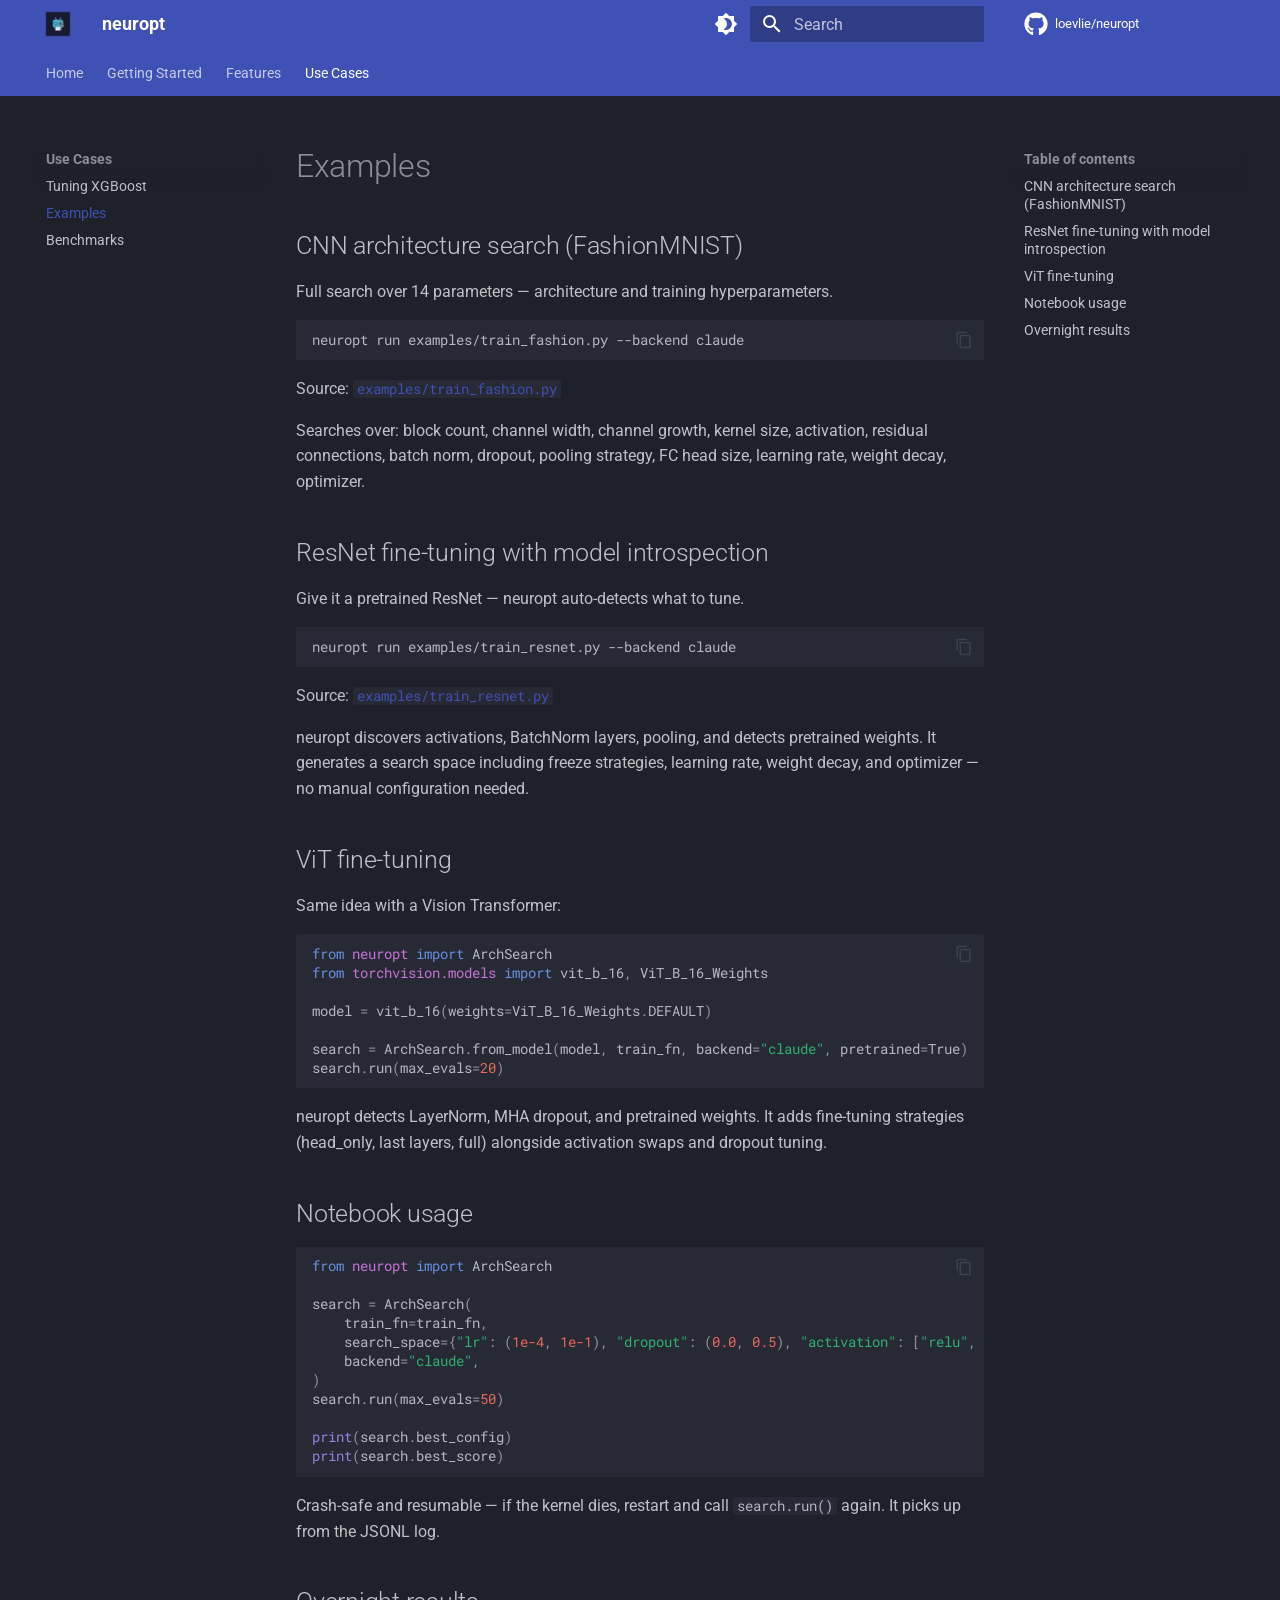
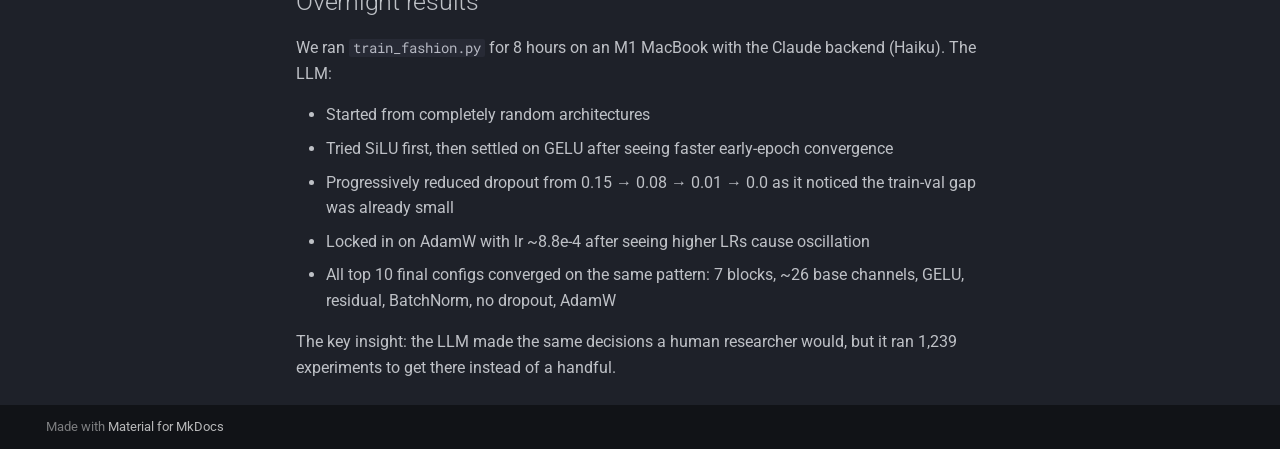
<file: examples/index.html>
<!doctype html>
<html lang="en" class="no-js">
  <head>
    
      <meta charset="utf-8">
      <meta name="viewport" content="width=device-width,initial-scale=1">
      
        <meta name="description" content="LLM-guided ML optimization — an LLM reads your training curves and designs your next experiment">
      
      
      
        <link rel="canonical" href="https://loevlie.github.io/neuropt/examples/">
      
      
        <link rel="prev" href="../xgboost/">
      
      
        <link rel="next" href="../benchmarks/">
      
      
        
      
      
      <link rel="icon" href="../assets/icon.png">
      <meta name="generator" content="mkdocs-1.6.1, mkdocs-material-9.7.5">
    
    
      
        <title>Examples - neuropt</title>
      
    
    
      <link rel="stylesheet" href="../assets/stylesheets/main.484c7ddc.min.css">
      
        
        <link rel="stylesheet" href="../assets/stylesheets/palette.ab4e12ef.min.css">
      
      


    
    
      
    
    
      
        
        
        <link rel="preconnect" href="https://fonts.gstatic.com" crossorigin>
        <link rel="stylesheet" href="https://fonts.googleapis.com/css?family=Roboto:300,300i,400,400i,700,700i%7CRoboto+Mono:400,400i,700,700i&display=fallback">
        <style>:root{--md-text-font:"Roboto";--md-code-font:"Roboto Mono"}</style>
      
    
    
      <link rel="stylesheet" href="../stylesheets/extra.css">
    
    <script>__md_scope=new URL("..",location),__md_hash=e=>[...e].reduce(((e,_)=>(e<<5)-e+_.charCodeAt(0)),0),__md_get=(e,_=localStorage,t=__md_scope)=>JSON.parse(_.getItem(t.pathname+"."+e)),__md_set=(e,_,t=localStorage,a=__md_scope)=>{try{t.setItem(a.pathname+"."+e,JSON.stringify(_))}catch(e){}}</script>
    
      

    
    
  </head>
  
  
    
    
      
    
    
    
    
    <body dir="ltr" data-md-color-scheme="slate" data-md-color-primary="custom" data-md-color-accent="light-blue">
  
    
    <input class="md-toggle" data-md-toggle="drawer" type="checkbox" id="__drawer" autocomplete="off">
    <input class="md-toggle" data-md-toggle="search" type="checkbox" id="__search" autocomplete="off">
    <label class="md-overlay" for="__drawer"></label>
    <div data-md-component="skip">
      
        
        <a href="#examples" class="md-skip">
          Skip to content
        </a>
      
    </div>
    <div data-md-component="announce">
      
    </div>
    
    
      

<header class="md-header" data-md-component="header">
  <nav class="md-header__inner md-grid" aria-label="Header">
    <a href=".." title="neuropt" class="md-header__button md-logo" aria-label="neuropt" data-md-component="logo">
      
  <img src="../assets/icon.png" alt="logo">

    </a>
    <label class="md-header__button md-icon" for="__drawer">
      
      <svg xmlns="http://www.w3.org/2000/svg" viewBox="0 0 24 24"><path d="M3 6h18v2H3zm0 5h18v2H3zm0 5h18v2H3z"/></svg>
    </label>
    <div class="md-header__title" data-md-component="header-title">
      <div class="md-header__ellipsis">
        <div class="md-header__topic">
          <span class="md-ellipsis">
            neuropt
          </span>
        </div>
        <div class="md-header__topic" data-md-component="header-topic">
          <span class="md-ellipsis">
            
              Examples
            
          </span>
        </div>
      </div>
    </div>
    
      
        <form class="md-header__option" data-md-component="palette">
  
    
    
    
    <input class="md-option" data-md-color-media="" data-md-color-scheme="slate" data-md-color-primary="custom" data-md-color-accent="light-blue"  aria-label="Switch to light mode"  type="radio" name="__palette" id="__palette_0">
    
      <label class="md-header__button md-icon" title="Switch to light mode" for="__palette_1" hidden>
        <svg xmlns="http://www.w3.org/2000/svg" viewBox="0 0 24 24"><path d="M12 18c-.89 0-1.74-.2-2.5-.55C11.56 16.5 13 14.42 13 12s-1.44-4.5-3.5-5.45C10.26 6.2 11.11 6 12 6a6 6 0 0 1 6 6 6 6 0 0 1-6 6m8-9.31V4h-4.69L12 .69 8.69 4H4v4.69L.69 12 4 15.31V20h4.69L12 23.31 15.31 20H20v-4.69L23.31 12z"/></svg>
      </label>
    
  
    
    
    
    <input class="md-option" data-md-color-media="" data-md-color-scheme="default" data-md-color-primary="custom" data-md-color-accent="light-blue"  aria-label="Switch to dark mode"  type="radio" name="__palette" id="__palette_1">
    
      <label class="md-header__button md-icon" title="Switch to dark mode" for="__palette_0" hidden>
        <svg xmlns="http://www.w3.org/2000/svg" viewBox="0 0 24 24"><path d="M12 8a4 4 0 0 0-4 4 4 4 0 0 0 4 4 4 4 0 0 0 4-4 4 4 0 0 0-4-4m0 10a6 6 0 0 1-6-6 6 6 0 0 1 6-6 6 6 0 0 1 6 6 6 6 0 0 1-6 6m8-9.31V4h-4.69L12 .69 8.69 4H4v4.69L.69 12 4 15.31V20h4.69L12 23.31 15.31 20H20v-4.69L23.31 12z"/></svg>
      </label>
    
  
</form>
      
    
    
      <script>var palette=__md_get("__palette");if(palette&&palette.color){if("(prefers-color-scheme)"===palette.color.media){var media=matchMedia("(prefers-color-scheme: light)"),input=document.querySelector(media.matches?"[data-md-color-media='(prefers-color-scheme: light)']":"[data-md-color-media='(prefers-color-scheme: dark)']");palette.color.media=input.getAttribute("data-md-color-media"),palette.color.scheme=input.getAttribute("data-md-color-scheme"),palette.color.primary=input.getAttribute("data-md-color-primary"),palette.color.accent=input.getAttribute("data-md-color-accent")}for(var[key,value]of Object.entries(palette.color))document.body.setAttribute("data-md-color-"+key,value)}</script>
    
    
    
      
      
        <label class="md-header__button md-icon" for="__search">
          
          <svg xmlns="http://www.w3.org/2000/svg" viewBox="0 0 24 24"><path d="M9.5 3A6.5 6.5 0 0 1 16 9.5c0 1.61-.59 3.09-1.56 4.23l.27.27h.79l5 5-1.5 1.5-5-5v-.79l-.27-.27A6.52 6.52 0 0 1 9.5 16 6.5 6.5 0 0 1 3 9.5 6.5 6.5 0 0 1 9.5 3m0 2C7 5 5 7 5 9.5S7 14 9.5 14 14 12 14 9.5 12 5 9.5 5"/></svg>
        </label>
        <div class="md-search" data-md-component="search" role="dialog">
  <label class="md-search__overlay" for="__search"></label>
  <div class="md-search__inner" role="search">
    <form class="md-search__form" name="search">
      <input type="text" class="md-search__input" name="query" aria-label="Search" placeholder="Search" autocapitalize="off" autocorrect="off" autocomplete="off" spellcheck="false" data-md-component="search-query" required>
      <label class="md-search__icon md-icon" for="__search">
        
        <svg xmlns="http://www.w3.org/2000/svg" viewBox="0 0 24 24"><path d="M9.5 3A6.5 6.5 0 0 1 16 9.5c0 1.61-.59 3.09-1.56 4.23l.27.27h.79l5 5-1.5 1.5-5-5v-.79l-.27-.27A6.52 6.52 0 0 1 9.5 16 6.5 6.5 0 0 1 3 9.5 6.5 6.5 0 0 1 9.5 3m0 2C7 5 5 7 5 9.5S7 14 9.5 14 14 12 14 9.5 12 5 9.5 5"/></svg>
        
        <svg xmlns="http://www.w3.org/2000/svg" viewBox="0 0 24 24"><path d="M20 11v2H8l5.5 5.5-1.42 1.42L4.16 12l7.92-7.92L13.5 5.5 8 11z"/></svg>
      </label>
      <nav class="md-search__options" aria-label="Search">
        
        <button type="reset" class="md-search__icon md-icon" title="Clear" aria-label="Clear" tabindex="-1">
          
          <svg xmlns="http://www.w3.org/2000/svg" viewBox="0 0 24 24"><path d="M19 6.41 17.59 5 12 10.59 6.41 5 5 6.41 10.59 12 5 17.59 6.41 19 12 13.41 17.59 19 19 17.59 13.41 12z"/></svg>
        </button>
      </nav>
      
        <div class="md-search__suggest" data-md-component="search-suggest"></div>
      
    </form>
    <div class="md-search__output">
      <div class="md-search__scrollwrap" tabindex="0" data-md-scrollfix>
        <div class="md-search-result" data-md-component="search-result">
          <div class="md-search-result__meta">
            Initializing search
          </div>
          <ol class="md-search-result__list" role="presentation"></ol>
        </div>
      </div>
    </div>
  </div>
</div>
      
    
    
      <div class="md-header__source">
        <a href="https://github.com/loevlie/neuropt" title="Go to repository" class="md-source" data-md-component="source">
  <div class="md-source__icon md-icon">
    
    <svg xmlns="http://www.w3.org/2000/svg" viewBox="0 0 512 512"><!--! Font Awesome Free 7.1.0 by @fontawesome - https://fontawesome.com License - https://fontawesome.com/license/free (Icons: CC BY 4.0, Fonts: SIL OFL 1.1, Code: MIT License) Copyright 2025 Fonticons, Inc.--><path d="M173.9 397.4c0 2-2.3 3.6-5.2 3.6-3.3.3-5.6-1.3-5.6-3.6 0-2 2.3-3.6 5.2-3.6 3-.3 5.6 1.3 5.6 3.6m-31.1-4.5c-.7 2 1.3 4.3 4.3 4.9 2.6 1 5.6 0 6.2-2s-1.3-4.3-4.3-5.2c-2.6-.7-5.5.3-6.2 2.3m44.2-1.7c-2.9.7-4.9 2.6-4.6 4.9.3 2 2.9 3.3 5.9 2.6 2.9-.7 4.9-2.6 4.6-4.6-.3-1.9-3-3.2-5.9-2.9M252.8 8C114.1 8 8 113.3 8 252c0 110.9 69.8 205.8 169.5 239.2 12.8 2.3 17.3-5.6 17.3-12.1 0-6.2-.3-40.4-.3-61.4 0 0-70 15-84.7-29.8 0 0-11.4-29.1-27.8-36.6 0 0-22.9-15.7 1.6-15.4 0 0 24.9 2 38.6 25.8 21.9 38.6 58.6 27.5 72.9 20.9 2.3-16 8.8-27.1 16-33.7-55.9-6.2-112.3-14.3-112.3-110.5 0-27.5 7.6-41.3 23.6-58.9-2.6-6.5-11.1-33.3 2.6-67.9 20.9-6.5 69 27 69 27 20-5.6 41.5-8.5 62.8-8.5s42.8 2.9 62.8 8.5c0 0 48.1-33.6 69-27 13.7 34.7 5.2 61.4 2.6 67.9 16 17.7 25.8 31.5 25.8 58.9 0 96.5-58.9 104.2-114.8 110.5 9.2 7.9 17 22.9 17 46.4 0 33.7-.3 75.4-.3 83.6 0 6.5 4.6 14.4 17.3 12.1C436.2 457.8 504 362.9 504 252 504 113.3 391.5 8 252.8 8M105.2 352.9c-1.3 1-1 3.3.7 5.2 1.6 1.6 3.9 2.3 5.2 1 1.3-1 1-3.3-.7-5.2-1.6-1.6-3.9-2.3-5.2-1m-10.8-8.1c-.7 1.3.3 2.9 2.3 3.9 1.6 1 3.6.7 4.3-.7.7-1.3-.3-2.9-2.3-3.9-2-.6-3.6-.3-4.3.7m32.4 35.6c-1.6 1.3-1 4.3 1.3 6.2 2.3 2.3 5.2 2.6 6.5 1 1.3-1.3.7-4.3-1.3-6.2-2.2-2.3-5.2-2.6-6.5-1m-11.4-14.7c-1.6 1-1.6 3.6 0 5.9s4.3 3.3 5.6 2.3c1.6-1.3 1.6-3.9 0-6.2-1.4-2.3-4-3.3-5.6-2"/></svg>
  </div>
  <div class="md-source__repository">
    loevlie/neuropt
  </div>
</a>
      </div>
    
  </nav>
  
</header>
    
    <div class="md-container" data-md-component="container">
      
      
        
          
            
<nav class="md-tabs" aria-label="Tabs" data-md-component="tabs">
  <div class="md-grid">
    <ul class="md-tabs__list">
      
        
  
  
  
  
    <li class="md-tabs__item">
      <a href=".." class="md-tabs__link">
        
  
  
    
  
  Home

      </a>
    </li>
  

      
        
  
  
  
  
    
    
      <li class="md-tabs__item">
        <a href="../how-it-works/" class="md-tabs__link">
          
  
  
  Getting Started

        </a>
      </li>
    
  

      
        
  
  
  
  
    
    
      <li class="md-tabs__item">
        <a href="../introspection/" class="md-tabs__link">
          
  
  
  Features

        </a>
      </li>
    
  

      
        
  
  
  
    
  
  
    
    
      <li class="md-tabs__item md-tabs__item--active">
        <a href="../xgboost/" class="md-tabs__link">
          
  
  
  Use Cases

        </a>
      </li>
    
  

      
    </ul>
  </div>
</nav>
          
        
      
      <main class="md-main" data-md-component="main">
        <div class="md-main__inner md-grid">
          
            
              
              <div class="md-sidebar md-sidebar--primary" data-md-component="sidebar" data-md-type="navigation" >
                <div class="md-sidebar__scrollwrap">
                  <div class="md-sidebar__inner">
                    


  


<nav class="md-nav md-nav--primary md-nav--lifted" aria-label="Navigation" data-md-level="0">
  <label class="md-nav__title" for="__drawer">
    <a href=".." title="neuropt" class="md-nav__button md-logo" aria-label="neuropt" data-md-component="logo">
      
  <img src="../assets/icon.png" alt="logo">

    </a>
    neuropt
  </label>
  
    <div class="md-nav__source">
      <a href="https://github.com/loevlie/neuropt" title="Go to repository" class="md-source" data-md-component="source">
  <div class="md-source__icon md-icon">
    
    <svg xmlns="http://www.w3.org/2000/svg" viewBox="0 0 512 512"><!--! Font Awesome Free 7.1.0 by @fontawesome - https://fontawesome.com License - https://fontawesome.com/license/free (Icons: CC BY 4.0, Fonts: SIL OFL 1.1, Code: MIT License) Copyright 2025 Fonticons, Inc.--><path d="M173.9 397.4c0 2-2.3 3.6-5.2 3.6-3.3.3-5.6-1.3-5.6-3.6 0-2 2.3-3.6 5.2-3.6 3-.3 5.6 1.3 5.6 3.6m-31.1-4.5c-.7 2 1.3 4.3 4.3 4.9 2.6 1 5.6 0 6.2-2s-1.3-4.3-4.3-5.2c-2.6-.7-5.5.3-6.2 2.3m44.2-1.7c-2.9.7-4.9 2.6-4.6 4.9.3 2 2.9 3.3 5.9 2.6 2.9-.7 4.9-2.6 4.6-4.6-.3-1.9-3-3.2-5.9-2.9M252.8 8C114.1 8 8 113.3 8 252c0 110.9 69.8 205.8 169.5 239.2 12.8 2.3 17.3-5.6 17.3-12.1 0-6.2-.3-40.4-.3-61.4 0 0-70 15-84.7-29.8 0 0-11.4-29.1-27.8-36.6 0 0-22.9-15.7 1.6-15.4 0 0 24.9 2 38.6 25.8 21.9 38.6 58.6 27.5 72.9 20.9 2.3-16 8.8-27.1 16-33.7-55.9-6.2-112.3-14.3-112.3-110.5 0-27.5 7.6-41.3 23.6-58.9-2.6-6.5-11.1-33.3 2.6-67.9 20.9-6.5 69 27 69 27 20-5.6 41.5-8.5 62.8-8.5s42.8 2.9 62.8 8.5c0 0 48.1-33.6 69-27 13.7 34.7 5.2 61.4 2.6 67.9 16 17.7 25.8 31.5 25.8 58.9 0 96.5-58.9 104.2-114.8 110.5 9.2 7.9 17 22.9 17 46.4 0 33.7-.3 75.4-.3 83.6 0 6.5 4.6 14.4 17.3 12.1C436.2 457.8 504 362.9 504 252 504 113.3 391.5 8 252.8 8M105.2 352.9c-1.3 1-1 3.3.7 5.2 1.6 1.6 3.9 2.3 5.2 1 1.3-1 1-3.3-.7-5.2-1.6-1.6-3.9-2.3-5.2-1m-10.8-8.1c-.7 1.3.3 2.9 2.3 3.9 1.6 1 3.6.7 4.3-.7.7-1.3-.3-2.9-2.3-3.9-2-.6-3.6-.3-4.3.7m32.4 35.6c-1.6 1.3-1 4.3 1.3 6.2 2.3 2.3 5.2 2.6 6.5 1 1.3-1.3.7-4.3-1.3-6.2-2.2-2.3-5.2-2.6-6.5-1m-11.4-14.7c-1.6 1-1.6 3.6 0 5.9s4.3 3.3 5.6 2.3c1.6-1.3 1.6-3.9 0-6.2-1.4-2.3-4-3.3-5.6-2"/></svg>
  </div>
  <div class="md-source__repository">
    loevlie/neuropt
  </div>
</a>
    </div>
  
  <ul class="md-nav__list" data-md-scrollfix>
    
      
      
  
  
  
  
    <li class="md-nav__item">
      <a href=".." class="md-nav__link">
        
  
  
  <span class="md-ellipsis">
    
  
    Home
  

    
  </span>
  
  

      </a>
    </li>
  

    
      
      
  
  
  
  
    
    
    
    
      
      
        
      
    
    
    <li class="md-nav__item md-nav__item--nested">
      
        
        
        <input class="md-nav__toggle md-toggle " type="checkbox" id="__nav_2" >
        
          
          <label class="md-nav__link" for="__nav_2" id="__nav_2_label" tabindex="0">
            
  
  
  <span class="md-ellipsis">
    
  
    Getting Started
  

    
  </span>
  
  

            <span class="md-nav__icon md-icon"></span>
          </label>
        
        <nav class="md-nav" data-md-level="1" aria-labelledby="__nav_2_label" aria-expanded="false">
          <label class="md-nav__title" for="__nav_2">
            <span class="md-nav__icon md-icon"></span>
            
  
    Getting Started
  

          </label>
          <ul class="md-nav__list" data-md-scrollfix>
            
              
                
  
  
  
  
    <li class="md-nav__item">
      <a href="../how-it-works/" class="md-nav__link">
        
  
  
  <span class="md-ellipsis">
    
  
    How It Works
  

    
  </span>
  
  

      </a>
    </li>
  

              
            
              
                
  
  
  
  
    <li class="md-nav__item">
      <a href="../cli/" class="md-nav__link">
        
  
  
  <span class="md-ellipsis">
    
  
    CLI Reference
  

    
  </span>
  
  

      </a>
    </li>
  

              
            
              
                
  
  
  
  
    <li class="md-nav__item">
      <a href="../api/" class="md-nav__link">
        
  
  
  <span class="md-ellipsis">
    
  
    Python API
  

    
  </span>
  
  

      </a>
    </li>
  

              
            
          </ul>
        </nav>
      
    </li>
  

    
      
      
  
  
  
  
    
    
    
    
      
      
        
      
    
    
    <li class="md-nav__item md-nav__item--nested">
      
        
        
        <input class="md-nav__toggle md-toggle " type="checkbox" id="__nav_3" >
        
          
          <label class="md-nav__link" for="__nav_3" id="__nav_3_label" tabindex="0">
            
  
  
  <span class="md-ellipsis">
    
  
    Features
  

    
  </span>
  
  

            <span class="md-nav__icon md-icon"></span>
          </label>
        
        <nav class="md-nav" data-md-level="1" aria-labelledby="__nav_3_label" aria-expanded="false">
          <label class="md-nav__title" for="__nav_3">
            <span class="md-nav__icon md-icon"></span>
            
  
    Features
  

          </label>
          <ul class="md-nav__list" data-md-scrollfix>
            
              
                
  
  
  
  
    <li class="md-nav__item">
      <a href="../introspection/" class="md-nav__link">
        
  
  
  <span class="md-ellipsis">
    
  
    Model Introspection
  

    
  </span>
  
  

      </a>
    </li>
  

              
            
              
                
  
  
  
  
    <li class="md-nav__item">
      <a href="../fine-tuning/" class="md-nav__link">
        
  
  
  <span class="md-ellipsis">
    
  
    Fine-Tuning
  

    
  </span>
  
  

      </a>
    </li>
  

              
            
          </ul>
        </nav>
      
    </li>
  

    
      
      
  
  
    
  
  
  
    
    
    
    
      
        
        
      
      
        
      
    
    
    <li class="md-nav__item md-nav__item--active md-nav__item--section md-nav__item--nested">
      
        
        
        <input class="md-nav__toggle md-toggle " type="checkbox" id="__nav_4" checked>
        
          
          <label class="md-nav__link" for="__nav_4" id="__nav_4_label" tabindex="">
            
  
  
  <span class="md-ellipsis">
    
  
    Use Cases
  

    
  </span>
  
  

            <span class="md-nav__icon md-icon"></span>
          </label>
        
        <nav class="md-nav" data-md-level="1" aria-labelledby="__nav_4_label" aria-expanded="true">
          <label class="md-nav__title" for="__nav_4">
            <span class="md-nav__icon md-icon"></span>
            
  
    Use Cases
  

          </label>
          <ul class="md-nav__list" data-md-scrollfix>
            
              
                
  
  
  
  
    <li class="md-nav__item">
      <a href="../xgboost/" class="md-nav__link">
        
  
  
  <span class="md-ellipsis">
    
  
    Tuning XGBoost
  

    
  </span>
  
  

      </a>
    </li>
  

              
            
              
                
  
  
    
  
  
  
    <li class="md-nav__item md-nav__item--active">
      
      <input class="md-nav__toggle md-toggle" type="checkbox" id="__toc">
      
      
        
      
      
        <label class="md-nav__link md-nav__link--active" for="__toc">
          
  
  
  <span class="md-ellipsis">
    
  
    Examples
  

    
  </span>
  
  

          <span class="md-nav__icon md-icon"></span>
        </label>
      
      <a href="./" class="md-nav__link md-nav__link--active">
        
  
  
  <span class="md-ellipsis">
    
  
    Examples
  

    
  </span>
  
  

      </a>
      
        

<nav class="md-nav md-nav--secondary" aria-label="Table of contents">
  
  
  
    
  
  
    <label class="md-nav__title" for="__toc">
      <span class="md-nav__icon md-icon"></span>
      Table of contents
    </label>
    <ul class="md-nav__list" data-md-component="toc" data-md-scrollfix>
      
        <li class="md-nav__item">
  <a href="#cnn-architecture-search-fashionmnist" class="md-nav__link">
    <span class="md-ellipsis">
      
        CNN architecture search (FashionMNIST)
      
    </span>
  </a>
  
</li>
      
        <li class="md-nav__item">
  <a href="#resnet-fine-tuning-with-model-introspection" class="md-nav__link">
    <span class="md-ellipsis">
      
        ResNet fine-tuning with model introspection
      
    </span>
  </a>
  
</li>
      
        <li class="md-nav__item">
  <a href="#vit-fine-tuning" class="md-nav__link">
    <span class="md-ellipsis">
      
        ViT fine-tuning
      
    </span>
  </a>
  
</li>
      
        <li class="md-nav__item">
  <a href="#notebook-usage" class="md-nav__link">
    <span class="md-ellipsis">
      
        Notebook usage
      
    </span>
  </a>
  
</li>
      
        <li class="md-nav__item">
  <a href="#overnight-results" class="md-nav__link">
    <span class="md-ellipsis">
      
        Overnight results
      
    </span>
  </a>
  
</li>
      
    </ul>
  
</nav>
      
    </li>
  

              
            
              
                
  
  
  
  
    <li class="md-nav__item">
      <a href="../benchmarks/" class="md-nav__link">
        
  
  
  <span class="md-ellipsis">
    
  
    Benchmarks
  

    
  </span>
  
  

      </a>
    </li>
  

              
            
          </ul>
        </nav>
      
    </li>
  

    
  </ul>
</nav>
                  </div>
                </div>
              </div>
            
            
              
              <div class="md-sidebar md-sidebar--secondary" data-md-component="sidebar" data-md-type="toc" >
                <div class="md-sidebar__scrollwrap">
                  <div class="md-sidebar__inner">
                    

<nav class="md-nav md-nav--secondary" aria-label="Table of contents">
  
  
  
    
  
  
    <label class="md-nav__title" for="__toc">
      <span class="md-nav__icon md-icon"></span>
      Table of contents
    </label>
    <ul class="md-nav__list" data-md-component="toc" data-md-scrollfix>
      
        <li class="md-nav__item">
  <a href="#cnn-architecture-search-fashionmnist" class="md-nav__link">
    <span class="md-ellipsis">
      
        CNN architecture search (FashionMNIST)
      
    </span>
  </a>
  
</li>
      
        <li class="md-nav__item">
  <a href="#resnet-fine-tuning-with-model-introspection" class="md-nav__link">
    <span class="md-ellipsis">
      
        ResNet fine-tuning with model introspection
      
    </span>
  </a>
  
</li>
      
        <li class="md-nav__item">
  <a href="#vit-fine-tuning" class="md-nav__link">
    <span class="md-ellipsis">
      
        ViT fine-tuning
      
    </span>
  </a>
  
</li>
      
        <li class="md-nav__item">
  <a href="#notebook-usage" class="md-nav__link">
    <span class="md-ellipsis">
      
        Notebook usage
      
    </span>
  </a>
  
</li>
      
        <li class="md-nav__item">
  <a href="#overnight-results" class="md-nav__link">
    <span class="md-ellipsis">
      
        Overnight results
      
    </span>
  </a>
  
</li>
      
    </ul>
  
</nav>
                  </div>
                </div>
              </div>
            
          
          
            <div class="md-content" data-md-component="content">
              
              <article class="md-content__inner md-typeset">
                
                  


  
  


<h1 id="examples">Examples</h1>
<h2 id="cnn-architecture-search-fashionmnist">CNN architecture search (FashionMNIST)</h2>
<p>Full search over 14 parameters — architecture and training hyperparameters.</p>
<div class="highlight"><pre><span></span><code><a id="__codelineno-0-1" name="__codelineno-0-1" href="#__codelineno-0-1"></a>neuropt<span class="w"> </span>run<span class="w"> </span>examples/train_fashion.py<span class="w"> </span>--backend<span class="w"> </span>claude
</code></pre></div>
<p>Source: <a href="https://github.com/loevlie/neuropt/blob/main/examples/train_fashion.py"><code>examples/train_fashion.py</code></a></p>
<p>Searches over: block count, channel width, channel growth, kernel size, activation, residual connections, batch norm, dropout, pooling strategy, FC head size, learning rate, weight decay, optimizer.</p>
<h2 id="resnet-fine-tuning-with-model-introspection">ResNet fine-tuning with model introspection</h2>
<p>Give it a pretrained ResNet — neuropt auto-detects what to tune.</p>
<div class="highlight"><pre><span></span><code><a id="__codelineno-1-1" name="__codelineno-1-1" href="#__codelineno-1-1"></a>neuropt<span class="w"> </span>run<span class="w"> </span>examples/train_resnet.py<span class="w"> </span>--backend<span class="w"> </span>claude
</code></pre></div>
<p>Source: <a href="https://github.com/loevlie/neuropt/blob/main/examples/train_resnet.py"><code>examples/train_resnet.py</code></a></p>
<p>neuropt discovers activations, BatchNorm layers, pooling, and detects pretrained weights. It generates a search space including freeze strategies, learning rate, weight decay, and optimizer — no manual configuration needed.</p>
<h2 id="vit-fine-tuning">ViT fine-tuning</h2>
<p>Same idea with a Vision Transformer:</p>
<div class="highlight"><pre><span></span><code><a id="__codelineno-2-1" name="__codelineno-2-1" href="#__codelineno-2-1"></a><span class="kn">from</span><span class="w"> </span><span class="nn">neuropt</span><span class="w"> </span><span class="kn">import</span> <span class="n">ArchSearch</span>
<a id="__codelineno-2-2" name="__codelineno-2-2" href="#__codelineno-2-2"></a><span class="kn">from</span><span class="w"> </span><span class="nn">torchvision.models</span><span class="w"> </span><span class="kn">import</span> <span class="n">vit_b_16</span><span class="p">,</span> <span class="n">ViT_B_16_Weights</span>
<a id="__codelineno-2-3" name="__codelineno-2-3" href="#__codelineno-2-3"></a>
<a id="__codelineno-2-4" name="__codelineno-2-4" href="#__codelineno-2-4"></a><span class="n">model</span> <span class="o">=</span> <span class="n">vit_b_16</span><span class="p">(</span><span class="n">weights</span><span class="o">=</span><span class="n">ViT_B_16_Weights</span><span class="o">.</span><span class="n">DEFAULT</span><span class="p">)</span>
<a id="__codelineno-2-5" name="__codelineno-2-5" href="#__codelineno-2-5"></a>
<a id="__codelineno-2-6" name="__codelineno-2-6" href="#__codelineno-2-6"></a><span class="n">search</span> <span class="o">=</span> <span class="n">ArchSearch</span><span class="o">.</span><span class="n">from_model</span><span class="p">(</span><span class="n">model</span><span class="p">,</span> <span class="n">train_fn</span><span class="p">,</span> <span class="n">backend</span><span class="o">=</span><span class="s2">&quot;claude&quot;</span><span class="p">,</span> <span class="n">pretrained</span><span class="o">=</span><span class="kc">True</span><span class="p">)</span>
<a id="__codelineno-2-7" name="__codelineno-2-7" href="#__codelineno-2-7"></a><span class="n">search</span><span class="o">.</span><span class="n">run</span><span class="p">(</span><span class="n">max_evals</span><span class="o">=</span><span class="mi">20</span><span class="p">)</span>
</code></pre></div>
<p>neuropt detects LayerNorm, MHA dropout, and pretrained weights. It adds fine-tuning strategies (head_only, last layers, full) alongside activation swaps and dropout tuning.</p>
<h2 id="notebook-usage">Notebook usage</h2>
<div class="highlight"><pre><span></span><code><a id="__codelineno-3-1" name="__codelineno-3-1" href="#__codelineno-3-1"></a><span class="kn">from</span><span class="w"> </span><span class="nn">neuropt</span><span class="w"> </span><span class="kn">import</span> <span class="n">ArchSearch</span>
<a id="__codelineno-3-2" name="__codelineno-3-2" href="#__codelineno-3-2"></a>
<a id="__codelineno-3-3" name="__codelineno-3-3" href="#__codelineno-3-3"></a><span class="n">search</span> <span class="o">=</span> <span class="n">ArchSearch</span><span class="p">(</span>
<a id="__codelineno-3-4" name="__codelineno-3-4" href="#__codelineno-3-4"></a>    <span class="n">train_fn</span><span class="o">=</span><span class="n">train_fn</span><span class="p">,</span>
<a id="__codelineno-3-5" name="__codelineno-3-5" href="#__codelineno-3-5"></a>    <span class="n">search_space</span><span class="o">=</span><span class="p">{</span><span class="s2">&quot;lr&quot;</span><span class="p">:</span> <span class="p">(</span><span class="mf">1e-4</span><span class="p">,</span> <span class="mf">1e-1</span><span class="p">),</span> <span class="s2">&quot;dropout&quot;</span><span class="p">:</span> <span class="p">(</span><span class="mf">0.0</span><span class="p">,</span> <span class="mf">0.5</span><span class="p">),</span> <span class="s2">&quot;activation&quot;</span><span class="p">:</span> <span class="p">[</span><span class="s2">&quot;relu&quot;</span><span class="p">,</span> <span class="s2">&quot;gelu&quot;</span><span class="p">,</span> <span class="s2">&quot;silu&quot;</span><span class="p">]},</span>
<a id="__codelineno-3-6" name="__codelineno-3-6" href="#__codelineno-3-6"></a>    <span class="n">backend</span><span class="o">=</span><span class="s2">&quot;claude&quot;</span><span class="p">,</span>
<a id="__codelineno-3-7" name="__codelineno-3-7" href="#__codelineno-3-7"></a><span class="p">)</span>
<a id="__codelineno-3-8" name="__codelineno-3-8" href="#__codelineno-3-8"></a><span class="n">search</span><span class="o">.</span><span class="n">run</span><span class="p">(</span><span class="n">max_evals</span><span class="o">=</span><span class="mi">50</span><span class="p">)</span>
<a id="__codelineno-3-9" name="__codelineno-3-9" href="#__codelineno-3-9"></a>
<a id="__codelineno-3-10" name="__codelineno-3-10" href="#__codelineno-3-10"></a><span class="nb">print</span><span class="p">(</span><span class="n">search</span><span class="o">.</span><span class="n">best_config</span><span class="p">)</span>
<a id="__codelineno-3-11" name="__codelineno-3-11" href="#__codelineno-3-11"></a><span class="nb">print</span><span class="p">(</span><span class="n">search</span><span class="o">.</span><span class="n">best_score</span><span class="p">)</span>
</code></pre></div>
<p>Crash-safe and resumable — if the kernel dies, restart and call <code>search.run()</code> again. It picks up from the JSONL log.</p>
<h2 id="overnight-results">Overnight results</h2>
<p>We ran <code>train_fashion.py</code> for 8 hours on an M1 MacBook with the Claude backend (Haiku). The LLM:</p>
<ul>
<li>Started from completely random architectures</li>
<li>Tried SiLU first, then settled on GELU after seeing faster early-epoch convergence</li>
<li>Progressively reduced dropout from 0.15 → 0.08 → 0.01 → 0.0 as it noticed the train-val gap was already small</li>
<li>Locked in on AdamW with lr ~8.8e-4 after seeing higher LRs cause oscillation</li>
<li>All top 10 final configs converged on the same pattern: 7 blocks, ~26 base channels, GELU, residual, BatchNorm, no dropout, AdamW</li>
</ul>
<p>The key insight: the LLM made the same decisions a human researcher would, but it ran 1,239 experiments to get there instead of a handful.</p>












                
              </article>
            </div>
          
          
<script>var target=document.getElementById(location.hash.slice(1));target&&target.name&&(target.checked=target.name.startsWith("__tabbed_"))</script>
        </div>
        
          <button type="button" class="md-top md-icon" data-md-component="top" hidden>
  
  <svg xmlns="http://www.w3.org/2000/svg" viewBox="0 0 24 24"><path d="M13 20h-2V8l-5.5 5.5-1.42-1.42L12 4.16l7.92 7.92-1.42 1.42L13 8z"/></svg>
  Back to top
</button>
        
      </main>
      
        <footer class="md-footer">
  
  <div class="md-footer-meta md-typeset">
    <div class="md-footer-meta__inner md-grid">
      <div class="md-copyright">
  
  
    Made with
    <a href="https://squidfunk.github.io/mkdocs-material/" target="_blank" rel="noopener">
      Material for MkDocs
    </a>
  
</div>
      
    </div>
  </div>
</footer>
      
    </div>
    <div class="md-dialog" data-md-component="dialog">
      <div class="md-dialog__inner md-typeset"></div>
    </div>
    
    
    
      
      
      <script id="__config" type="application/json">{"annotate": null, "base": "..", "features": ["content.code.copy", "content.code.annotate", "navigation.sections", "navigation.top", "navigation.instant", "navigation.tabs", "search.highlight", "search.suggest"], "search": "../assets/javascripts/workers/search.2c215733.min.js", "tags": null, "translations": {"clipboard.copied": "Copied to clipboard", "clipboard.copy": "Copy to clipboard", "search.result.more.one": "1 more on this page", "search.result.more.other": "# more on this page", "search.result.none": "No matching documents", "search.result.one": "1 matching document", "search.result.other": "# matching documents", "search.result.placeholder": "Type to start searching", "search.result.term.missing": "Missing", "select.version": "Select version"}, "version": null}</script>
    
    
      <script src="../assets/javascripts/bundle.79ae519e.min.js"></script>
      
    
  </body>
</html>
</file>
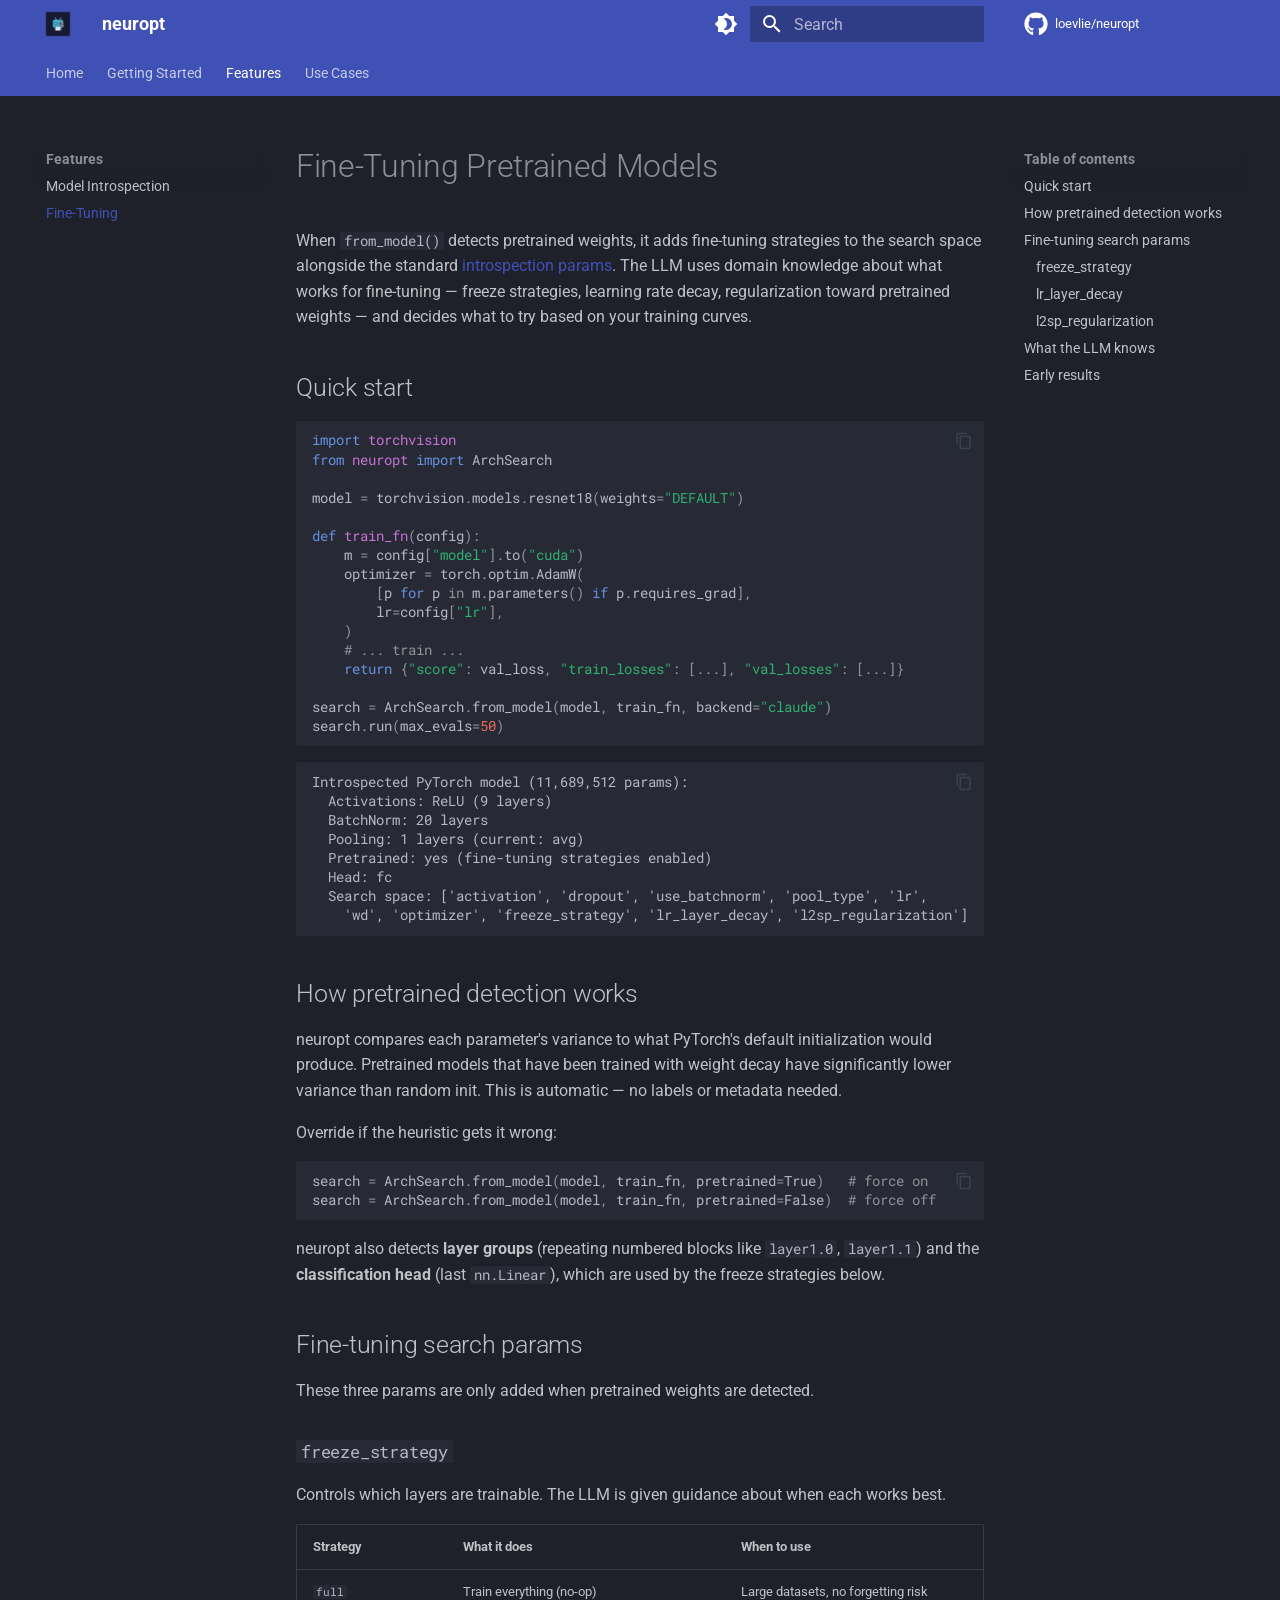
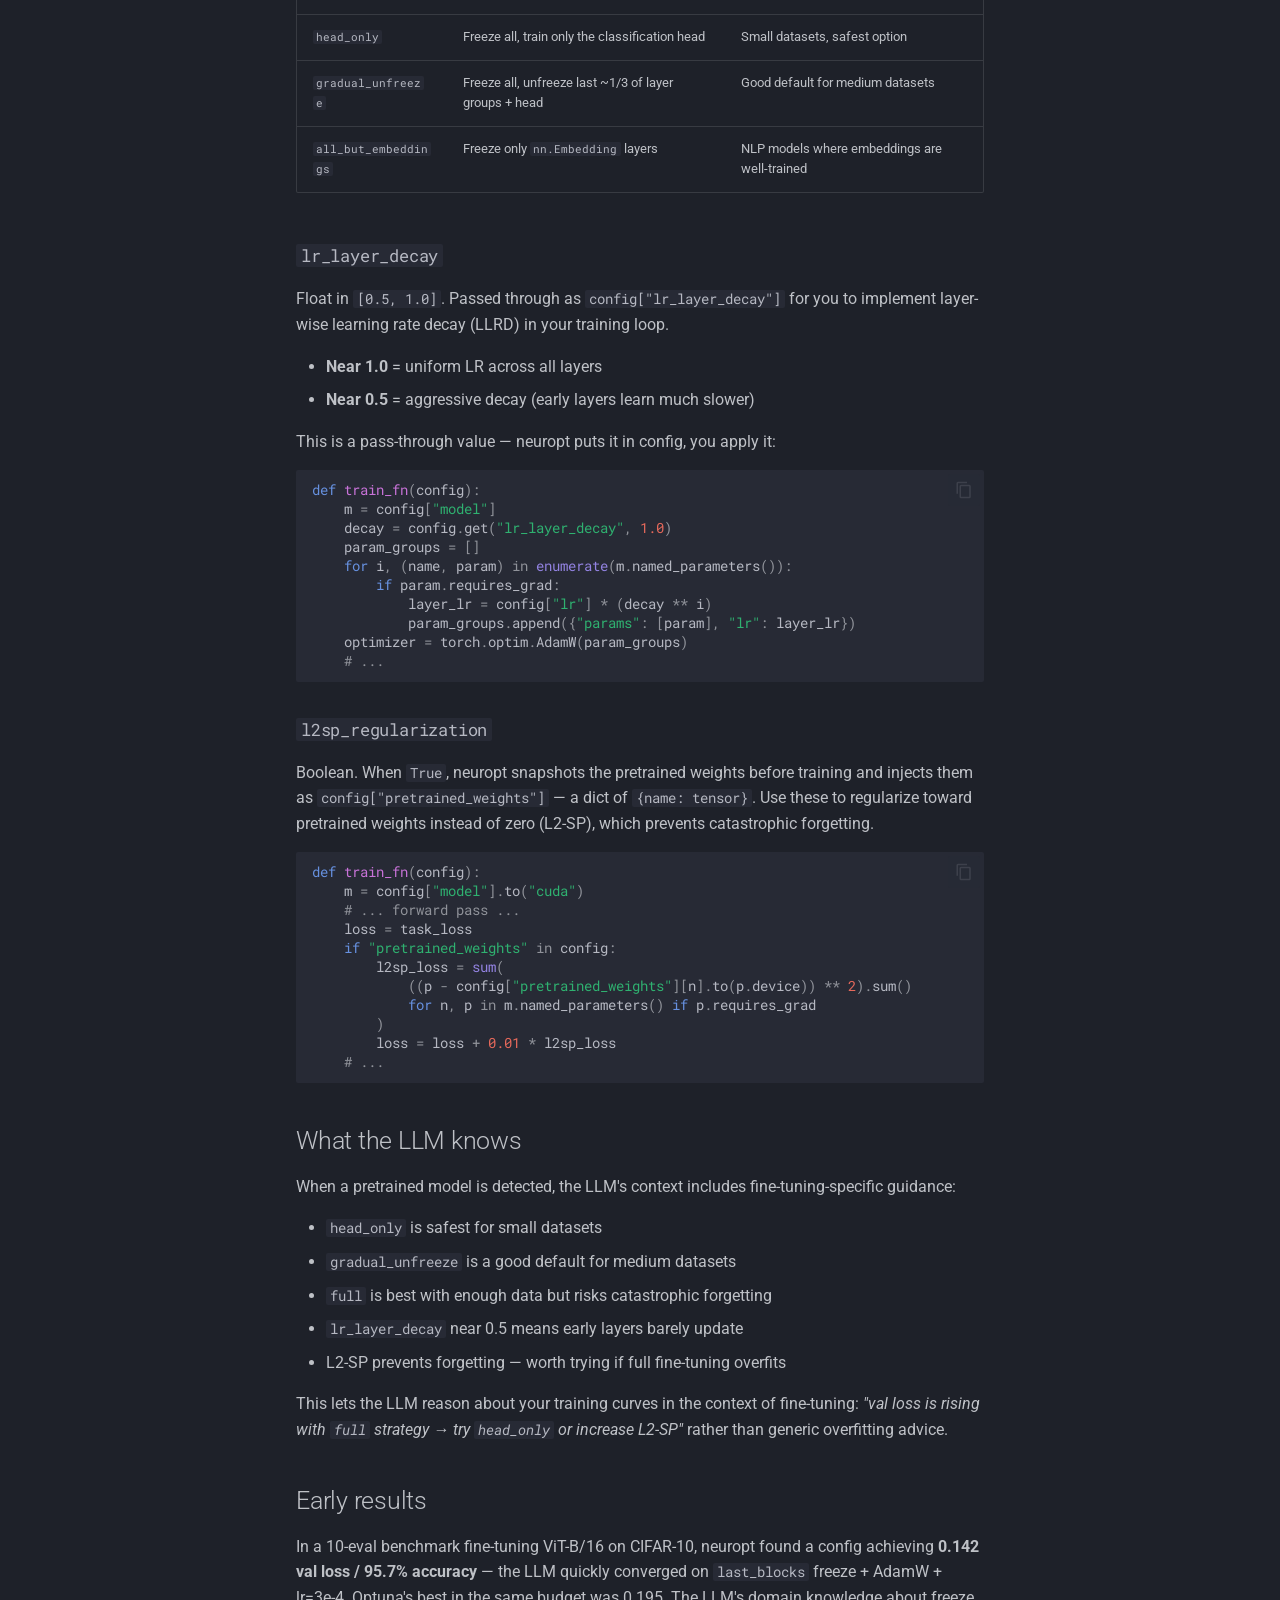
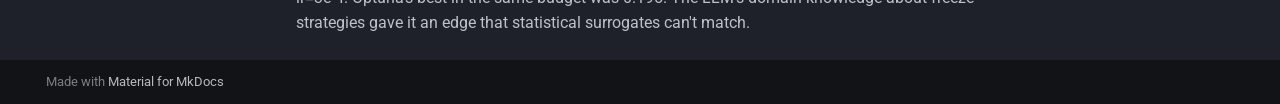
<file: fine-tuning/index.html>
<!doctype html>
<html lang="en" class="no-js">
  <head>
    
      <meta charset="utf-8">
      <meta name="viewport" content="width=device-width,initial-scale=1">
      
        <meta name="description" content="LLM-guided ML optimization — an LLM reads your training curves and designs your next experiment">
      
      
      
        <link rel="canonical" href="https://loevlie.github.io/neuropt/fine-tuning/">
      
      
        <link rel="prev" href="../introspection/">
      
      
        <link rel="next" href="../xgboost/">
      
      
        
      
      
      <link rel="icon" href="../assets/icon.png">
      <meta name="generator" content="mkdocs-1.6.1, mkdocs-material-9.7.5">
    
    
      
        <title>Fine-Tuning - neuropt</title>
      
    
    
      <link rel="stylesheet" href="../assets/stylesheets/main.484c7ddc.min.css">
      
        
        <link rel="stylesheet" href="../assets/stylesheets/palette.ab4e12ef.min.css">
      
      


    
    
      
    
    
      
        
        
        <link rel="preconnect" href="https://fonts.gstatic.com" crossorigin>
        <link rel="stylesheet" href="https://fonts.googleapis.com/css?family=Roboto:300,300i,400,400i,700,700i%7CRoboto+Mono:400,400i,700,700i&display=fallback">
        <style>:root{--md-text-font:"Roboto";--md-code-font:"Roboto Mono"}</style>
      
    
    
      <link rel="stylesheet" href="../stylesheets/extra.css">
    
    <script>__md_scope=new URL("..",location),__md_hash=e=>[...e].reduce(((e,_)=>(e<<5)-e+_.charCodeAt(0)),0),__md_get=(e,_=localStorage,t=__md_scope)=>JSON.parse(_.getItem(t.pathname+"."+e)),__md_set=(e,_,t=localStorage,a=__md_scope)=>{try{t.setItem(a.pathname+"."+e,JSON.stringify(_))}catch(e){}}</script>
    
      

    
    
  </head>
  
  
    
    
      
    
    
    
    
    <body dir="ltr" data-md-color-scheme="slate" data-md-color-primary="custom" data-md-color-accent="light-blue">
  
    
    <input class="md-toggle" data-md-toggle="drawer" type="checkbox" id="__drawer" autocomplete="off">
    <input class="md-toggle" data-md-toggle="search" type="checkbox" id="__search" autocomplete="off">
    <label class="md-overlay" for="__drawer"></label>
    <div data-md-component="skip">
      
        
        <a href="#fine-tuning-pretrained-models" class="md-skip">
          Skip to content
        </a>
      
    </div>
    <div data-md-component="announce">
      
    </div>
    
    
      

<header class="md-header" data-md-component="header">
  <nav class="md-header__inner md-grid" aria-label="Header">
    <a href=".." title="neuropt" class="md-header__button md-logo" aria-label="neuropt" data-md-component="logo">
      
  <img src="../assets/icon.png" alt="logo">

    </a>
    <label class="md-header__button md-icon" for="__drawer">
      
      <svg xmlns="http://www.w3.org/2000/svg" viewBox="0 0 24 24"><path d="M3 6h18v2H3zm0 5h18v2H3zm0 5h18v2H3z"/></svg>
    </label>
    <div class="md-header__title" data-md-component="header-title">
      <div class="md-header__ellipsis">
        <div class="md-header__topic">
          <span class="md-ellipsis">
            neuropt
          </span>
        </div>
        <div class="md-header__topic" data-md-component="header-topic">
          <span class="md-ellipsis">
            
              Fine-Tuning
            
          </span>
        </div>
      </div>
    </div>
    
      
        <form class="md-header__option" data-md-component="palette">
  
    
    
    
    <input class="md-option" data-md-color-media="" data-md-color-scheme="slate" data-md-color-primary="custom" data-md-color-accent="light-blue"  aria-label="Switch to light mode"  type="radio" name="__palette" id="__palette_0">
    
      <label class="md-header__button md-icon" title="Switch to light mode" for="__palette_1" hidden>
        <svg xmlns="http://www.w3.org/2000/svg" viewBox="0 0 24 24"><path d="M12 18c-.89 0-1.74-.2-2.5-.55C11.56 16.5 13 14.42 13 12s-1.44-4.5-3.5-5.45C10.26 6.2 11.11 6 12 6a6 6 0 0 1 6 6 6 6 0 0 1-6 6m8-9.31V4h-4.69L12 .69 8.69 4H4v4.69L.69 12 4 15.31V20h4.69L12 23.31 15.31 20H20v-4.69L23.31 12z"/></svg>
      </label>
    
  
    
    
    
    <input class="md-option" data-md-color-media="" data-md-color-scheme="default" data-md-color-primary="custom" data-md-color-accent="light-blue"  aria-label="Switch to dark mode"  type="radio" name="__palette" id="__palette_1">
    
      <label class="md-header__button md-icon" title="Switch to dark mode" for="__palette_0" hidden>
        <svg xmlns="http://www.w3.org/2000/svg" viewBox="0 0 24 24"><path d="M12 8a4 4 0 0 0-4 4 4 4 0 0 0 4 4 4 4 0 0 0 4-4 4 4 0 0 0-4-4m0 10a6 6 0 0 1-6-6 6 6 0 0 1 6-6 6 6 0 0 1 6 6 6 6 0 0 1-6 6m8-9.31V4h-4.69L12 .69 8.69 4H4v4.69L.69 12 4 15.31V20h4.69L12 23.31 15.31 20H20v-4.69L23.31 12z"/></svg>
      </label>
    
  
</form>
      
    
    
      <script>var palette=__md_get("__palette");if(palette&&palette.color){if("(prefers-color-scheme)"===palette.color.media){var media=matchMedia("(prefers-color-scheme: light)"),input=document.querySelector(media.matches?"[data-md-color-media='(prefers-color-scheme: light)']":"[data-md-color-media='(prefers-color-scheme: dark)']");palette.color.media=input.getAttribute("data-md-color-media"),palette.color.scheme=input.getAttribute("data-md-color-scheme"),palette.color.primary=input.getAttribute("data-md-color-primary"),palette.color.accent=input.getAttribute("data-md-color-accent")}for(var[key,value]of Object.entries(palette.color))document.body.setAttribute("data-md-color-"+key,value)}</script>
    
    
    
      
      
        <label class="md-header__button md-icon" for="__search">
          
          <svg xmlns="http://www.w3.org/2000/svg" viewBox="0 0 24 24"><path d="M9.5 3A6.5 6.5 0 0 1 16 9.5c0 1.61-.59 3.09-1.56 4.23l.27.27h.79l5 5-1.5 1.5-5-5v-.79l-.27-.27A6.52 6.52 0 0 1 9.5 16 6.5 6.5 0 0 1 3 9.5 6.5 6.5 0 0 1 9.5 3m0 2C7 5 5 7 5 9.5S7 14 9.5 14 14 12 14 9.5 12 5 9.5 5"/></svg>
        </label>
        <div class="md-search" data-md-component="search" role="dialog">
  <label class="md-search__overlay" for="__search"></label>
  <div class="md-search__inner" role="search">
    <form class="md-search__form" name="search">
      <input type="text" class="md-search__input" name="query" aria-label="Search" placeholder="Search" autocapitalize="off" autocorrect="off" autocomplete="off" spellcheck="false" data-md-component="search-query" required>
      <label class="md-search__icon md-icon" for="__search">
        
        <svg xmlns="http://www.w3.org/2000/svg" viewBox="0 0 24 24"><path d="M9.5 3A6.5 6.5 0 0 1 16 9.5c0 1.61-.59 3.09-1.56 4.23l.27.27h.79l5 5-1.5 1.5-5-5v-.79l-.27-.27A6.52 6.52 0 0 1 9.5 16 6.5 6.5 0 0 1 3 9.5 6.5 6.5 0 0 1 9.5 3m0 2C7 5 5 7 5 9.5S7 14 9.5 14 14 12 14 9.5 12 5 9.5 5"/></svg>
        
        <svg xmlns="http://www.w3.org/2000/svg" viewBox="0 0 24 24"><path d="M20 11v2H8l5.5 5.5-1.42 1.42L4.16 12l7.92-7.92L13.5 5.5 8 11z"/></svg>
      </label>
      <nav class="md-search__options" aria-label="Search">
        
        <button type="reset" class="md-search__icon md-icon" title="Clear" aria-label="Clear" tabindex="-1">
          
          <svg xmlns="http://www.w3.org/2000/svg" viewBox="0 0 24 24"><path d="M19 6.41 17.59 5 12 10.59 6.41 5 5 6.41 10.59 12 5 17.59 6.41 19 12 13.41 17.59 19 19 17.59 13.41 12z"/></svg>
        </button>
      </nav>
      
        <div class="md-search__suggest" data-md-component="search-suggest"></div>
      
    </form>
    <div class="md-search__output">
      <div class="md-search__scrollwrap" tabindex="0" data-md-scrollfix>
        <div class="md-search-result" data-md-component="search-result">
          <div class="md-search-result__meta">
            Initializing search
          </div>
          <ol class="md-search-result__list" role="presentation"></ol>
        </div>
      </div>
    </div>
  </div>
</div>
      
    
    
      <div class="md-header__source">
        <a href="https://github.com/loevlie/neuropt" title="Go to repository" class="md-source" data-md-component="source">
  <div class="md-source__icon md-icon">
    
    <svg xmlns="http://www.w3.org/2000/svg" viewBox="0 0 512 512"><!--! Font Awesome Free 7.1.0 by @fontawesome - https://fontawesome.com License - https://fontawesome.com/license/free (Icons: CC BY 4.0, Fonts: SIL OFL 1.1, Code: MIT License) Copyright 2025 Fonticons, Inc.--><path d="M173.9 397.4c0 2-2.3 3.6-5.2 3.6-3.3.3-5.6-1.3-5.6-3.6 0-2 2.3-3.6 5.2-3.6 3-.3 5.6 1.3 5.6 3.6m-31.1-4.5c-.7 2 1.3 4.3 4.3 4.9 2.6 1 5.6 0 6.2-2s-1.3-4.3-4.3-5.2c-2.6-.7-5.5.3-6.2 2.3m44.2-1.7c-2.9.7-4.9 2.6-4.6 4.9.3 2 2.9 3.3 5.9 2.6 2.9-.7 4.9-2.6 4.6-4.6-.3-1.9-3-3.2-5.9-2.9M252.8 8C114.1 8 8 113.3 8 252c0 110.9 69.8 205.8 169.5 239.2 12.8 2.3 17.3-5.6 17.3-12.1 0-6.2-.3-40.4-.3-61.4 0 0-70 15-84.7-29.8 0 0-11.4-29.1-27.8-36.6 0 0-22.9-15.7 1.6-15.4 0 0 24.9 2 38.6 25.8 21.9 38.6 58.6 27.5 72.9 20.9 2.3-16 8.8-27.1 16-33.7-55.9-6.2-112.3-14.3-112.3-110.5 0-27.5 7.6-41.3 23.6-58.9-2.6-6.5-11.1-33.3 2.6-67.9 20.9-6.5 69 27 69 27 20-5.6 41.5-8.5 62.8-8.5s42.8 2.9 62.8 8.5c0 0 48.1-33.6 69-27 13.7 34.7 5.2 61.4 2.6 67.9 16 17.7 25.8 31.5 25.8 58.9 0 96.5-58.9 104.2-114.8 110.5 9.2 7.9 17 22.9 17 46.4 0 33.7-.3 75.4-.3 83.6 0 6.5 4.6 14.4 17.3 12.1C436.2 457.8 504 362.9 504 252 504 113.3 391.5 8 252.8 8M105.2 352.9c-1.3 1-1 3.3.7 5.2 1.6 1.6 3.9 2.3 5.2 1 1.3-1 1-3.3-.7-5.2-1.6-1.6-3.9-2.3-5.2-1m-10.8-8.1c-.7 1.3.3 2.9 2.3 3.9 1.6 1 3.6.7 4.3-.7.7-1.3-.3-2.9-2.3-3.9-2-.6-3.6-.3-4.3.7m32.4 35.6c-1.6 1.3-1 4.3 1.3 6.2 2.3 2.3 5.2 2.6 6.5 1 1.3-1.3.7-4.3-1.3-6.2-2.2-2.3-5.2-2.6-6.5-1m-11.4-14.7c-1.6 1-1.6 3.6 0 5.9s4.3 3.3 5.6 2.3c1.6-1.3 1.6-3.9 0-6.2-1.4-2.3-4-3.3-5.6-2"/></svg>
  </div>
  <div class="md-source__repository">
    loevlie/neuropt
  </div>
</a>
      </div>
    
  </nav>
  
</header>
    
    <div class="md-container" data-md-component="container">
      
      
        
          
            
<nav class="md-tabs" aria-label="Tabs" data-md-component="tabs">
  <div class="md-grid">
    <ul class="md-tabs__list">
      
        
  
  
  
  
    <li class="md-tabs__item">
      <a href=".." class="md-tabs__link">
        
  
  
    
  
  Home

      </a>
    </li>
  

      
        
  
  
  
  
    
    
      <li class="md-tabs__item">
        <a href="../how-it-works/" class="md-tabs__link">
          
  
  
  Getting Started

        </a>
      </li>
    
  

      
        
  
  
  
    
  
  
    
    
      <li class="md-tabs__item md-tabs__item--active">
        <a href="../introspection/" class="md-tabs__link">
          
  
  
  Features

        </a>
      </li>
    
  

      
        
  
  
  
  
    
    
      <li class="md-tabs__item">
        <a href="../xgboost/" class="md-tabs__link">
          
  
  
  Use Cases

        </a>
      </li>
    
  

      
    </ul>
  </div>
</nav>
          
        
      
      <main class="md-main" data-md-component="main">
        <div class="md-main__inner md-grid">
          
            
              
              <div class="md-sidebar md-sidebar--primary" data-md-component="sidebar" data-md-type="navigation" >
                <div class="md-sidebar__scrollwrap">
                  <div class="md-sidebar__inner">
                    


  


<nav class="md-nav md-nav--primary md-nav--lifted" aria-label="Navigation" data-md-level="0">
  <label class="md-nav__title" for="__drawer">
    <a href=".." title="neuropt" class="md-nav__button md-logo" aria-label="neuropt" data-md-component="logo">
      
  <img src="../assets/icon.png" alt="logo">

    </a>
    neuropt
  </label>
  
    <div class="md-nav__source">
      <a href="https://github.com/loevlie/neuropt" title="Go to repository" class="md-source" data-md-component="source">
  <div class="md-source__icon md-icon">
    
    <svg xmlns="http://www.w3.org/2000/svg" viewBox="0 0 512 512"><!--! Font Awesome Free 7.1.0 by @fontawesome - https://fontawesome.com License - https://fontawesome.com/license/free (Icons: CC BY 4.0, Fonts: SIL OFL 1.1, Code: MIT License) Copyright 2025 Fonticons, Inc.--><path d="M173.9 397.4c0 2-2.3 3.6-5.2 3.6-3.3.3-5.6-1.3-5.6-3.6 0-2 2.3-3.6 5.2-3.6 3-.3 5.6 1.3 5.6 3.6m-31.1-4.5c-.7 2 1.3 4.3 4.3 4.9 2.6 1 5.6 0 6.2-2s-1.3-4.3-4.3-5.2c-2.6-.7-5.5.3-6.2 2.3m44.2-1.7c-2.9.7-4.9 2.6-4.6 4.9.3 2 2.9 3.3 5.9 2.6 2.9-.7 4.9-2.6 4.6-4.6-.3-1.9-3-3.2-5.9-2.9M252.8 8C114.1 8 8 113.3 8 252c0 110.9 69.8 205.8 169.5 239.2 12.8 2.3 17.3-5.6 17.3-12.1 0-6.2-.3-40.4-.3-61.4 0 0-70 15-84.7-29.8 0 0-11.4-29.1-27.8-36.6 0 0-22.9-15.7 1.6-15.4 0 0 24.9 2 38.6 25.8 21.9 38.6 58.6 27.5 72.9 20.9 2.3-16 8.8-27.1 16-33.7-55.9-6.2-112.3-14.3-112.3-110.5 0-27.5 7.6-41.3 23.6-58.9-2.6-6.5-11.1-33.3 2.6-67.9 20.9-6.5 69 27 69 27 20-5.6 41.5-8.5 62.8-8.5s42.8 2.9 62.8 8.5c0 0 48.1-33.6 69-27 13.7 34.7 5.2 61.4 2.6 67.9 16 17.7 25.8 31.5 25.8 58.9 0 96.5-58.9 104.2-114.8 110.5 9.2 7.9 17 22.9 17 46.4 0 33.7-.3 75.4-.3 83.6 0 6.5 4.6 14.4 17.3 12.1C436.2 457.8 504 362.9 504 252 504 113.3 391.5 8 252.8 8M105.2 352.9c-1.3 1-1 3.3.7 5.2 1.6 1.6 3.9 2.3 5.2 1 1.3-1 1-3.3-.7-5.2-1.6-1.6-3.9-2.3-5.2-1m-10.8-8.1c-.7 1.3.3 2.9 2.3 3.9 1.6 1 3.6.7 4.3-.7.7-1.3-.3-2.9-2.3-3.9-2-.6-3.6-.3-4.3.7m32.4 35.6c-1.6 1.3-1 4.3 1.3 6.2 2.3 2.3 5.2 2.6 6.5 1 1.3-1.3.7-4.3-1.3-6.2-2.2-2.3-5.2-2.6-6.5-1m-11.4-14.7c-1.6 1-1.6 3.6 0 5.9s4.3 3.3 5.6 2.3c1.6-1.3 1.6-3.9 0-6.2-1.4-2.3-4-3.3-5.6-2"/></svg>
  </div>
  <div class="md-source__repository">
    loevlie/neuropt
  </div>
</a>
    </div>
  
  <ul class="md-nav__list" data-md-scrollfix>
    
      
      
  
  
  
  
    <li class="md-nav__item">
      <a href=".." class="md-nav__link">
        
  
  
  <span class="md-ellipsis">
    
  
    Home
  

    
  </span>
  
  

      </a>
    </li>
  

    
      
      
  
  
  
  
    
    
    
    
      
      
        
      
    
    
    <li class="md-nav__item md-nav__item--nested">
      
        
        
        <input class="md-nav__toggle md-toggle " type="checkbox" id="__nav_2" >
        
          
          <label class="md-nav__link" for="__nav_2" id="__nav_2_label" tabindex="0">
            
  
  
  <span class="md-ellipsis">
    
  
    Getting Started
  

    
  </span>
  
  

            <span class="md-nav__icon md-icon"></span>
          </label>
        
        <nav class="md-nav" data-md-level="1" aria-labelledby="__nav_2_label" aria-expanded="false">
          <label class="md-nav__title" for="__nav_2">
            <span class="md-nav__icon md-icon"></span>
            
  
    Getting Started
  

          </label>
          <ul class="md-nav__list" data-md-scrollfix>
            
              
                
  
  
  
  
    <li class="md-nav__item">
      <a href="../how-it-works/" class="md-nav__link">
        
  
  
  <span class="md-ellipsis">
    
  
    How It Works
  

    
  </span>
  
  

      </a>
    </li>
  

              
            
              
                
  
  
  
  
    <li class="md-nav__item">
      <a href="../cli/" class="md-nav__link">
        
  
  
  <span class="md-ellipsis">
    
  
    CLI Reference
  

    
  </span>
  
  

      </a>
    </li>
  

              
            
              
                
  
  
  
  
    <li class="md-nav__item">
      <a href="../api/" class="md-nav__link">
        
  
  
  <span class="md-ellipsis">
    
  
    Python API
  

    
  </span>
  
  

      </a>
    </li>
  

              
            
          </ul>
        </nav>
      
    </li>
  

    
      
      
  
  
    
  
  
  
    
    
    
    
      
        
        
      
      
        
      
    
    
    <li class="md-nav__item md-nav__item--active md-nav__item--section md-nav__item--nested">
      
        
        
        <input class="md-nav__toggle md-toggle " type="checkbox" id="__nav_3" checked>
        
          
          <label class="md-nav__link" for="__nav_3" id="__nav_3_label" tabindex="">
            
  
  
  <span class="md-ellipsis">
    
  
    Features
  

    
  </span>
  
  

            <span class="md-nav__icon md-icon"></span>
          </label>
        
        <nav class="md-nav" data-md-level="1" aria-labelledby="__nav_3_label" aria-expanded="true">
          <label class="md-nav__title" for="__nav_3">
            <span class="md-nav__icon md-icon"></span>
            
  
    Features
  

          </label>
          <ul class="md-nav__list" data-md-scrollfix>
            
              
                
  
  
  
  
    <li class="md-nav__item">
      <a href="../introspection/" class="md-nav__link">
        
  
  
  <span class="md-ellipsis">
    
  
    Model Introspection
  

    
  </span>
  
  

      </a>
    </li>
  

              
            
              
                
  
  
    
  
  
  
    <li class="md-nav__item md-nav__item--active">
      
      <input class="md-nav__toggle md-toggle" type="checkbox" id="__toc">
      
      
        
      
      
        <label class="md-nav__link md-nav__link--active" for="__toc">
          
  
  
  <span class="md-ellipsis">
    
  
    Fine-Tuning
  

    
  </span>
  
  

          <span class="md-nav__icon md-icon"></span>
        </label>
      
      <a href="./" class="md-nav__link md-nav__link--active">
        
  
  
  <span class="md-ellipsis">
    
  
    Fine-Tuning
  

    
  </span>
  
  

      </a>
      
        

<nav class="md-nav md-nav--secondary" aria-label="Table of contents">
  
  
  
    
  
  
    <label class="md-nav__title" for="__toc">
      <span class="md-nav__icon md-icon"></span>
      Table of contents
    </label>
    <ul class="md-nav__list" data-md-component="toc" data-md-scrollfix>
      
        <li class="md-nav__item">
  <a href="#quick-start" class="md-nav__link">
    <span class="md-ellipsis">
      
        Quick start
      
    </span>
  </a>
  
</li>
      
        <li class="md-nav__item">
  <a href="#how-pretrained-detection-works" class="md-nav__link">
    <span class="md-ellipsis">
      
        How pretrained detection works
      
    </span>
  </a>
  
</li>
      
        <li class="md-nav__item">
  <a href="#fine-tuning-search-params" class="md-nav__link">
    <span class="md-ellipsis">
      
        Fine-tuning search params
      
    </span>
  </a>
  
    <nav class="md-nav" aria-label="Fine-tuning search params">
      <ul class="md-nav__list">
        
          <li class="md-nav__item">
  <a href="#freeze_strategy" class="md-nav__link">
    <span class="md-ellipsis">
      
        freeze_strategy
      
    </span>
  </a>
  
</li>
        
          <li class="md-nav__item">
  <a href="#lr_layer_decay" class="md-nav__link">
    <span class="md-ellipsis">
      
        lr_layer_decay
      
    </span>
  </a>
  
</li>
        
          <li class="md-nav__item">
  <a href="#l2sp_regularization" class="md-nav__link">
    <span class="md-ellipsis">
      
        l2sp_regularization
      
    </span>
  </a>
  
</li>
        
      </ul>
    </nav>
  
</li>
      
        <li class="md-nav__item">
  <a href="#what-the-llm-knows" class="md-nav__link">
    <span class="md-ellipsis">
      
        What the LLM knows
      
    </span>
  </a>
  
</li>
      
        <li class="md-nav__item">
  <a href="#early-results" class="md-nav__link">
    <span class="md-ellipsis">
      
        Early results
      
    </span>
  </a>
  
</li>
      
    </ul>
  
</nav>
      
    </li>
  

              
            
          </ul>
        </nav>
      
    </li>
  

    
      
      
  
  
  
  
    
    
    
    
      
      
        
      
    
    
    <li class="md-nav__item md-nav__item--nested">
      
        
        
        <input class="md-nav__toggle md-toggle " type="checkbox" id="__nav_4" >
        
          
          <label class="md-nav__link" for="__nav_4" id="__nav_4_label" tabindex="0">
            
  
  
  <span class="md-ellipsis">
    
  
    Use Cases
  

    
  </span>
  
  

            <span class="md-nav__icon md-icon"></span>
          </label>
        
        <nav class="md-nav" data-md-level="1" aria-labelledby="__nav_4_label" aria-expanded="false">
          <label class="md-nav__title" for="__nav_4">
            <span class="md-nav__icon md-icon"></span>
            
  
    Use Cases
  

          </label>
          <ul class="md-nav__list" data-md-scrollfix>
            
              
                
  
  
  
  
    <li class="md-nav__item">
      <a href="../xgboost/" class="md-nav__link">
        
  
  
  <span class="md-ellipsis">
    
  
    Tuning XGBoost
  

    
  </span>
  
  

      </a>
    </li>
  

              
            
              
                
  
  
  
  
    <li class="md-nav__item">
      <a href="../examples/" class="md-nav__link">
        
  
  
  <span class="md-ellipsis">
    
  
    Examples
  

    
  </span>
  
  

      </a>
    </li>
  

              
            
              
                
  
  
  
  
    <li class="md-nav__item">
      <a href="../benchmarks/" class="md-nav__link">
        
  
  
  <span class="md-ellipsis">
    
  
    Benchmarks
  

    
  </span>
  
  

      </a>
    </li>
  

              
            
          </ul>
        </nav>
      
    </li>
  

    
  </ul>
</nav>
                  </div>
                </div>
              </div>
            
            
              
              <div class="md-sidebar md-sidebar--secondary" data-md-component="sidebar" data-md-type="toc" >
                <div class="md-sidebar__scrollwrap">
                  <div class="md-sidebar__inner">
                    

<nav class="md-nav md-nav--secondary" aria-label="Table of contents">
  
  
  
    
  
  
    <label class="md-nav__title" for="__toc">
      <span class="md-nav__icon md-icon"></span>
      Table of contents
    </label>
    <ul class="md-nav__list" data-md-component="toc" data-md-scrollfix>
      
        <li class="md-nav__item">
  <a href="#quick-start" class="md-nav__link">
    <span class="md-ellipsis">
      
        Quick start
      
    </span>
  </a>
  
</li>
      
        <li class="md-nav__item">
  <a href="#how-pretrained-detection-works" class="md-nav__link">
    <span class="md-ellipsis">
      
        How pretrained detection works
      
    </span>
  </a>
  
</li>
      
        <li class="md-nav__item">
  <a href="#fine-tuning-search-params" class="md-nav__link">
    <span class="md-ellipsis">
      
        Fine-tuning search params
      
    </span>
  </a>
  
    <nav class="md-nav" aria-label="Fine-tuning search params">
      <ul class="md-nav__list">
        
          <li class="md-nav__item">
  <a href="#freeze_strategy" class="md-nav__link">
    <span class="md-ellipsis">
      
        freeze_strategy
      
    </span>
  </a>
  
</li>
        
          <li class="md-nav__item">
  <a href="#lr_layer_decay" class="md-nav__link">
    <span class="md-ellipsis">
      
        lr_layer_decay
      
    </span>
  </a>
  
</li>
        
          <li class="md-nav__item">
  <a href="#l2sp_regularization" class="md-nav__link">
    <span class="md-ellipsis">
      
        l2sp_regularization
      
    </span>
  </a>
  
</li>
        
      </ul>
    </nav>
  
</li>
      
        <li class="md-nav__item">
  <a href="#what-the-llm-knows" class="md-nav__link">
    <span class="md-ellipsis">
      
        What the LLM knows
      
    </span>
  </a>
  
</li>
      
        <li class="md-nav__item">
  <a href="#early-results" class="md-nav__link">
    <span class="md-ellipsis">
      
        Early results
      
    </span>
  </a>
  
</li>
      
    </ul>
  
</nav>
                  </div>
                </div>
              </div>
            
          
          
            <div class="md-content" data-md-component="content">
              
              <article class="md-content__inner md-typeset">
                
                  


  
  


<h1 id="fine-tuning-pretrained-models">Fine-Tuning Pretrained Models</h1>
<p>When <code>from_model()</code> detects pretrained weights, it adds fine-tuning strategies to the search space alongside the standard <a href="../introspection/">introspection params</a>. The LLM uses domain knowledge about what works for fine-tuning — freeze strategies, learning rate decay, regularization toward pretrained weights — and decides what to try based on your training curves.</p>
<h2 id="quick-start">Quick start</h2>
<div class="highlight"><pre><span></span><code><a id="__codelineno-0-1" name="__codelineno-0-1" href="#__codelineno-0-1"></a><span class="kn">import</span><span class="w"> </span><span class="nn">torchvision</span>
<a id="__codelineno-0-2" name="__codelineno-0-2" href="#__codelineno-0-2"></a><span class="kn">from</span><span class="w"> </span><span class="nn">neuropt</span><span class="w"> </span><span class="kn">import</span> <span class="n">ArchSearch</span>
<a id="__codelineno-0-3" name="__codelineno-0-3" href="#__codelineno-0-3"></a>
<a id="__codelineno-0-4" name="__codelineno-0-4" href="#__codelineno-0-4"></a><span class="n">model</span> <span class="o">=</span> <span class="n">torchvision</span><span class="o">.</span><span class="n">models</span><span class="o">.</span><span class="n">resnet18</span><span class="p">(</span><span class="n">weights</span><span class="o">=</span><span class="s2">&quot;DEFAULT&quot;</span><span class="p">)</span>
<a id="__codelineno-0-5" name="__codelineno-0-5" href="#__codelineno-0-5"></a>
<a id="__codelineno-0-6" name="__codelineno-0-6" href="#__codelineno-0-6"></a><span class="k">def</span><span class="w"> </span><span class="nf">train_fn</span><span class="p">(</span><span class="n">config</span><span class="p">):</span>
<a id="__codelineno-0-7" name="__codelineno-0-7" href="#__codelineno-0-7"></a>    <span class="n">m</span> <span class="o">=</span> <span class="n">config</span><span class="p">[</span><span class="s2">&quot;model&quot;</span><span class="p">]</span><span class="o">.</span><span class="n">to</span><span class="p">(</span><span class="s2">&quot;cuda&quot;</span><span class="p">)</span>
<a id="__codelineno-0-8" name="__codelineno-0-8" href="#__codelineno-0-8"></a>    <span class="n">optimizer</span> <span class="o">=</span> <span class="n">torch</span><span class="o">.</span><span class="n">optim</span><span class="o">.</span><span class="n">AdamW</span><span class="p">(</span>
<a id="__codelineno-0-9" name="__codelineno-0-9" href="#__codelineno-0-9"></a>        <span class="p">[</span><span class="n">p</span> <span class="k">for</span> <span class="n">p</span> <span class="ow">in</span> <span class="n">m</span><span class="o">.</span><span class="n">parameters</span><span class="p">()</span> <span class="k">if</span> <span class="n">p</span><span class="o">.</span><span class="n">requires_grad</span><span class="p">],</span>
<a id="__codelineno-0-10" name="__codelineno-0-10" href="#__codelineno-0-10"></a>        <span class="n">lr</span><span class="o">=</span><span class="n">config</span><span class="p">[</span><span class="s2">&quot;lr&quot;</span><span class="p">],</span>
<a id="__codelineno-0-11" name="__codelineno-0-11" href="#__codelineno-0-11"></a>    <span class="p">)</span>
<a id="__codelineno-0-12" name="__codelineno-0-12" href="#__codelineno-0-12"></a>    <span class="c1"># ... train ...</span>
<a id="__codelineno-0-13" name="__codelineno-0-13" href="#__codelineno-0-13"></a>    <span class="k">return</span> <span class="p">{</span><span class="s2">&quot;score&quot;</span><span class="p">:</span> <span class="n">val_loss</span><span class="p">,</span> <span class="s2">&quot;train_losses&quot;</span><span class="p">:</span> <span class="p">[</span><span class="o">...</span><span class="p">],</span> <span class="s2">&quot;val_losses&quot;</span><span class="p">:</span> <span class="p">[</span><span class="o">...</span><span class="p">]}</span>
<a id="__codelineno-0-14" name="__codelineno-0-14" href="#__codelineno-0-14"></a>
<a id="__codelineno-0-15" name="__codelineno-0-15" href="#__codelineno-0-15"></a><span class="n">search</span> <span class="o">=</span> <span class="n">ArchSearch</span><span class="o">.</span><span class="n">from_model</span><span class="p">(</span><span class="n">model</span><span class="p">,</span> <span class="n">train_fn</span><span class="p">,</span> <span class="n">backend</span><span class="o">=</span><span class="s2">&quot;claude&quot;</span><span class="p">)</span>
<a id="__codelineno-0-16" name="__codelineno-0-16" href="#__codelineno-0-16"></a><span class="n">search</span><span class="o">.</span><span class="n">run</span><span class="p">(</span><span class="n">max_evals</span><span class="o">=</span><span class="mi">50</span><span class="p">)</span>
</code></pre></div>
<div class="highlight"><pre><span></span><code><a id="__codelineno-1-1" name="__codelineno-1-1" href="#__codelineno-1-1"></a>Introspected PyTorch model (11,689,512 params):
<a id="__codelineno-1-2" name="__codelineno-1-2" href="#__codelineno-1-2"></a>  Activations: ReLU (9 layers)
<a id="__codelineno-1-3" name="__codelineno-1-3" href="#__codelineno-1-3"></a>  BatchNorm: 20 layers
<a id="__codelineno-1-4" name="__codelineno-1-4" href="#__codelineno-1-4"></a>  Pooling: 1 layers (current: avg)
<a id="__codelineno-1-5" name="__codelineno-1-5" href="#__codelineno-1-5"></a>  Pretrained: yes (fine-tuning strategies enabled)
<a id="__codelineno-1-6" name="__codelineno-1-6" href="#__codelineno-1-6"></a>  Head: fc
<a id="__codelineno-1-7" name="__codelineno-1-7" href="#__codelineno-1-7"></a>  Search space: [&#39;activation&#39;, &#39;dropout&#39;, &#39;use_batchnorm&#39;, &#39;pool_type&#39;, &#39;lr&#39;,
<a id="__codelineno-1-8" name="__codelineno-1-8" href="#__codelineno-1-8"></a>    &#39;wd&#39;, &#39;optimizer&#39;, &#39;freeze_strategy&#39;, &#39;lr_layer_decay&#39;, &#39;l2sp_regularization&#39;]
</code></pre></div>
<h2 id="how-pretrained-detection-works">How pretrained detection works</h2>
<p>neuropt compares each parameter's variance to what PyTorch's default initialization would produce. Pretrained models that have been trained with weight decay have significantly lower variance than random init. This is automatic — no labels or metadata needed.</p>
<p>Override if the heuristic gets it wrong:</p>
<div class="highlight"><pre><span></span><code><a id="__codelineno-2-1" name="__codelineno-2-1" href="#__codelineno-2-1"></a><span class="n">search</span> <span class="o">=</span> <span class="n">ArchSearch</span><span class="o">.</span><span class="n">from_model</span><span class="p">(</span><span class="n">model</span><span class="p">,</span> <span class="n">train_fn</span><span class="p">,</span> <span class="n">pretrained</span><span class="o">=</span><span class="kc">True</span><span class="p">)</span>   <span class="c1"># force on</span>
<a id="__codelineno-2-2" name="__codelineno-2-2" href="#__codelineno-2-2"></a><span class="n">search</span> <span class="o">=</span> <span class="n">ArchSearch</span><span class="o">.</span><span class="n">from_model</span><span class="p">(</span><span class="n">model</span><span class="p">,</span> <span class="n">train_fn</span><span class="p">,</span> <span class="n">pretrained</span><span class="o">=</span><span class="kc">False</span><span class="p">)</span>  <span class="c1"># force off</span>
</code></pre></div>
<p>neuropt also detects <strong>layer groups</strong> (repeating numbered blocks like <code>layer1.0</code>, <code>layer1.1</code>) and the <strong>classification head</strong> (last <code>nn.Linear</code>), which are used by the freeze strategies below.</p>
<h2 id="fine-tuning-search-params">Fine-tuning search params</h2>
<p>These three params are only added when pretrained weights are detected.</p>
<h3 id="freeze_strategy"><code>freeze_strategy</code></h3>
<p>Controls which layers are trainable. The LLM is given guidance about when each works best.</p>
<table>
<thead>
<tr>
<th>Strategy</th>
<th>What it does</th>
<th>When to use</th>
</tr>
</thead>
<tbody>
<tr>
<td><code>full</code></td>
<td>Train everything (no-op)</td>
<td>Large datasets, no forgetting risk</td>
</tr>
<tr>
<td><code>head_only</code></td>
<td>Freeze all, train only the classification head</td>
<td>Small datasets, safest option</td>
</tr>
<tr>
<td><code>gradual_unfreeze</code></td>
<td>Freeze all, unfreeze last ~1/3 of layer groups + head</td>
<td>Good default for medium datasets</td>
</tr>
<tr>
<td><code>all_but_embeddings</code></td>
<td>Freeze only <code>nn.Embedding</code> layers</td>
<td>NLP models where embeddings are well-trained</td>
</tr>
</tbody>
</table>
<h3 id="lr_layer_decay"><code>lr_layer_decay</code></h3>
<p>Float in <code>[0.5, 1.0]</code>. Passed through as <code>config["lr_layer_decay"]</code> for you to implement layer-wise learning rate decay (LLRD) in your training loop.</p>
<ul>
<li><strong>Near 1.0</strong> = uniform LR across all layers</li>
<li><strong>Near 0.5</strong> = aggressive decay (early layers learn much slower)</li>
</ul>
<p>This is a pass-through value — neuropt puts it in config, you apply it:</p>
<div class="highlight"><pre><span></span><code><a id="__codelineno-3-1" name="__codelineno-3-1" href="#__codelineno-3-1"></a><span class="k">def</span><span class="w"> </span><span class="nf">train_fn</span><span class="p">(</span><span class="n">config</span><span class="p">):</span>
<a id="__codelineno-3-2" name="__codelineno-3-2" href="#__codelineno-3-2"></a>    <span class="n">m</span> <span class="o">=</span> <span class="n">config</span><span class="p">[</span><span class="s2">&quot;model&quot;</span><span class="p">]</span>
<a id="__codelineno-3-3" name="__codelineno-3-3" href="#__codelineno-3-3"></a>    <span class="n">decay</span> <span class="o">=</span> <span class="n">config</span><span class="o">.</span><span class="n">get</span><span class="p">(</span><span class="s2">&quot;lr_layer_decay&quot;</span><span class="p">,</span> <span class="mf">1.0</span><span class="p">)</span>
<a id="__codelineno-3-4" name="__codelineno-3-4" href="#__codelineno-3-4"></a>    <span class="n">param_groups</span> <span class="o">=</span> <span class="p">[]</span>
<a id="__codelineno-3-5" name="__codelineno-3-5" href="#__codelineno-3-5"></a>    <span class="k">for</span> <span class="n">i</span><span class="p">,</span> <span class="p">(</span><span class="n">name</span><span class="p">,</span> <span class="n">param</span><span class="p">)</span> <span class="ow">in</span> <span class="nb">enumerate</span><span class="p">(</span><span class="n">m</span><span class="o">.</span><span class="n">named_parameters</span><span class="p">()):</span>
<a id="__codelineno-3-6" name="__codelineno-3-6" href="#__codelineno-3-6"></a>        <span class="k">if</span> <span class="n">param</span><span class="o">.</span><span class="n">requires_grad</span><span class="p">:</span>
<a id="__codelineno-3-7" name="__codelineno-3-7" href="#__codelineno-3-7"></a>            <span class="n">layer_lr</span> <span class="o">=</span> <span class="n">config</span><span class="p">[</span><span class="s2">&quot;lr&quot;</span><span class="p">]</span> <span class="o">*</span> <span class="p">(</span><span class="n">decay</span> <span class="o">**</span> <span class="n">i</span><span class="p">)</span>
<a id="__codelineno-3-8" name="__codelineno-3-8" href="#__codelineno-3-8"></a>            <span class="n">param_groups</span><span class="o">.</span><span class="n">append</span><span class="p">({</span><span class="s2">&quot;params&quot;</span><span class="p">:</span> <span class="p">[</span><span class="n">param</span><span class="p">],</span> <span class="s2">&quot;lr&quot;</span><span class="p">:</span> <span class="n">layer_lr</span><span class="p">})</span>
<a id="__codelineno-3-9" name="__codelineno-3-9" href="#__codelineno-3-9"></a>    <span class="n">optimizer</span> <span class="o">=</span> <span class="n">torch</span><span class="o">.</span><span class="n">optim</span><span class="o">.</span><span class="n">AdamW</span><span class="p">(</span><span class="n">param_groups</span><span class="p">)</span>
<a id="__codelineno-3-10" name="__codelineno-3-10" href="#__codelineno-3-10"></a>    <span class="c1"># ...</span>
</code></pre></div>
<h3 id="l2sp_regularization"><code>l2sp_regularization</code></h3>
<p>Boolean. When <code>True</code>, neuropt snapshots the pretrained weights before training and injects them as <code>config["pretrained_weights"]</code> — a dict of <code>{name: tensor}</code>. Use these to regularize toward pretrained weights instead of zero (L2-SP), which prevents catastrophic forgetting.</p>
<div class="highlight"><pre><span></span><code><a id="__codelineno-4-1" name="__codelineno-4-1" href="#__codelineno-4-1"></a><span class="k">def</span><span class="w"> </span><span class="nf">train_fn</span><span class="p">(</span><span class="n">config</span><span class="p">):</span>
<a id="__codelineno-4-2" name="__codelineno-4-2" href="#__codelineno-4-2"></a>    <span class="n">m</span> <span class="o">=</span> <span class="n">config</span><span class="p">[</span><span class="s2">&quot;model&quot;</span><span class="p">]</span><span class="o">.</span><span class="n">to</span><span class="p">(</span><span class="s2">&quot;cuda&quot;</span><span class="p">)</span>
<a id="__codelineno-4-3" name="__codelineno-4-3" href="#__codelineno-4-3"></a>    <span class="c1"># ... forward pass ...</span>
<a id="__codelineno-4-4" name="__codelineno-4-4" href="#__codelineno-4-4"></a>    <span class="n">loss</span> <span class="o">=</span> <span class="n">task_loss</span>
<a id="__codelineno-4-5" name="__codelineno-4-5" href="#__codelineno-4-5"></a>    <span class="k">if</span> <span class="s2">&quot;pretrained_weights&quot;</span> <span class="ow">in</span> <span class="n">config</span><span class="p">:</span>
<a id="__codelineno-4-6" name="__codelineno-4-6" href="#__codelineno-4-6"></a>        <span class="n">l2sp_loss</span> <span class="o">=</span> <span class="nb">sum</span><span class="p">(</span>
<a id="__codelineno-4-7" name="__codelineno-4-7" href="#__codelineno-4-7"></a>            <span class="p">((</span><span class="n">p</span> <span class="o">-</span> <span class="n">config</span><span class="p">[</span><span class="s2">&quot;pretrained_weights&quot;</span><span class="p">][</span><span class="n">n</span><span class="p">]</span><span class="o">.</span><span class="n">to</span><span class="p">(</span><span class="n">p</span><span class="o">.</span><span class="n">device</span><span class="p">))</span> <span class="o">**</span> <span class="mi">2</span><span class="p">)</span><span class="o">.</span><span class="n">sum</span><span class="p">()</span>
<a id="__codelineno-4-8" name="__codelineno-4-8" href="#__codelineno-4-8"></a>            <span class="k">for</span> <span class="n">n</span><span class="p">,</span> <span class="n">p</span> <span class="ow">in</span> <span class="n">m</span><span class="o">.</span><span class="n">named_parameters</span><span class="p">()</span> <span class="k">if</span> <span class="n">p</span><span class="o">.</span><span class="n">requires_grad</span>
<a id="__codelineno-4-9" name="__codelineno-4-9" href="#__codelineno-4-9"></a>        <span class="p">)</span>
<a id="__codelineno-4-10" name="__codelineno-4-10" href="#__codelineno-4-10"></a>        <span class="n">loss</span> <span class="o">=</span> <span class="n">loss</span> <span class="o">+</span> <span class="mf">0.01</span> <span class="o">*</span> <span class="n">l2sp_loss</span>
<a id="__codelineno-4-11" name="__codelineno-4-11" href="#__codelineno-4-11"></a>    <span class="c1"># ...</span>
</code></pre></div>
<h2 id="what-the-llm-knows">What the LLM knows</h2>
<p>When a pretrained model is detected, the LLM's context includes fine-tuning-specific guidance:</p>
<ul>
<li><code>head_only</code> is safest for small datasets</li>
<li><code>gradual_unfreeze</code> is a good default for medium datasets</li>
<li><code>full</code> is best with enough data but risks catastrophic forgetting</li>
<li><code>lr_layer_decay</code> near 0.5 means early layers barely update</li>
<li>L2-SP prevents forgetting — worth trying if full fine-tuning overfits</li>
</ul>
<p>This lets the LLM reason about your training curves in the context of fine-tuning: <em>"val loss is rising with <code>full</code> strategy → try <code>head_only</code> or increase L2-SP"</em> rather than generic overfitting advice.</p>
<h2 id="early-results">Early results</h2>
<p>In a 10-eval benchmark fine-tuning ViT-B/16 on CIFAR-10, neuropt found a config achieving <strong>0.142 val loss / 95.7% accuracy</strong> — the LLM quickly converged on <code>last_blocks</code> freeze + AdamW + lr=3e-4. Optuna's best in the same budget was 0.195. The LLM's domain knowledge about freeze strategies gave it an edge that statistical surrogates can't match.</p>












                
              </article>
            </div>
          
          
<script>var target=document.getElementById(location.hash.slice(1));target&&target.name&&(target.checked=target.name.startsWith("__tabbed_"))</script>
        </div>
        
          <button type="button" class="md-top md-icon" data-md-component="top" hidden>
  
  <svg xmlns="http://www.w3.org/2000/svg" viewBox="0 0 24 24"><path d="M13 20h-2V8l-5.5 5.5-1.42-1.42L12 4.16l7.92 7.92-1.42 1.42L13 8z"/></svg>
  Back to top
</button>
        
      </main>
      
        <footer class="md-footer">
  
  <div class="md-footer-meta md-typeset">
    <div class="md-footer-meta__inner md-grid">
      <div class="md-copyright">
  
  
    Made with
    <a href="https://squidfunk.github.io/mkdocs-material/" target="_blank" rel="noopener">
      Material for MkDocs
    </a>
  
</div>
      
    </div>
  </div>
</footer>
      
    </div>
    <div class="md-dialog" data-md-component="dialog">
      <div class="md-dialog__inner md-typeset"></div>
    </div>
    
    
    
      
      
      <script id="__config" type="application/json">{"annotate": null, "base": "..", "features": ["content.code.copy", "content.code.annotate", "navigation.sections", "navigation.top", "navigation.instant", "navigation.tabs", "search.highlight", "search.suggest"], "search": "../assets/javascripts/workers/search.2c215733.min.js", "tags": null, "translations": {"clipboard.copied": "Copied to clipboard", "clipboard.copy": "Copy to clipboard", "search.result.more.one": "1 more on this page", "search.result.more.other": "# more on this page", "search.result.none": "No matching documents", "search.result.one": "1 matching document", "search.result.other": "# matching documents", "search.result.placeholder": "Type to start searching", "search.result.term.missing": "Missing", "select.version": "Select version"}, "version": null}</script>
    
    
      <script src="../assets/javascripts/bundle.79ae519e.min.js"></script>
      
    
  </body>
</html>
</file>
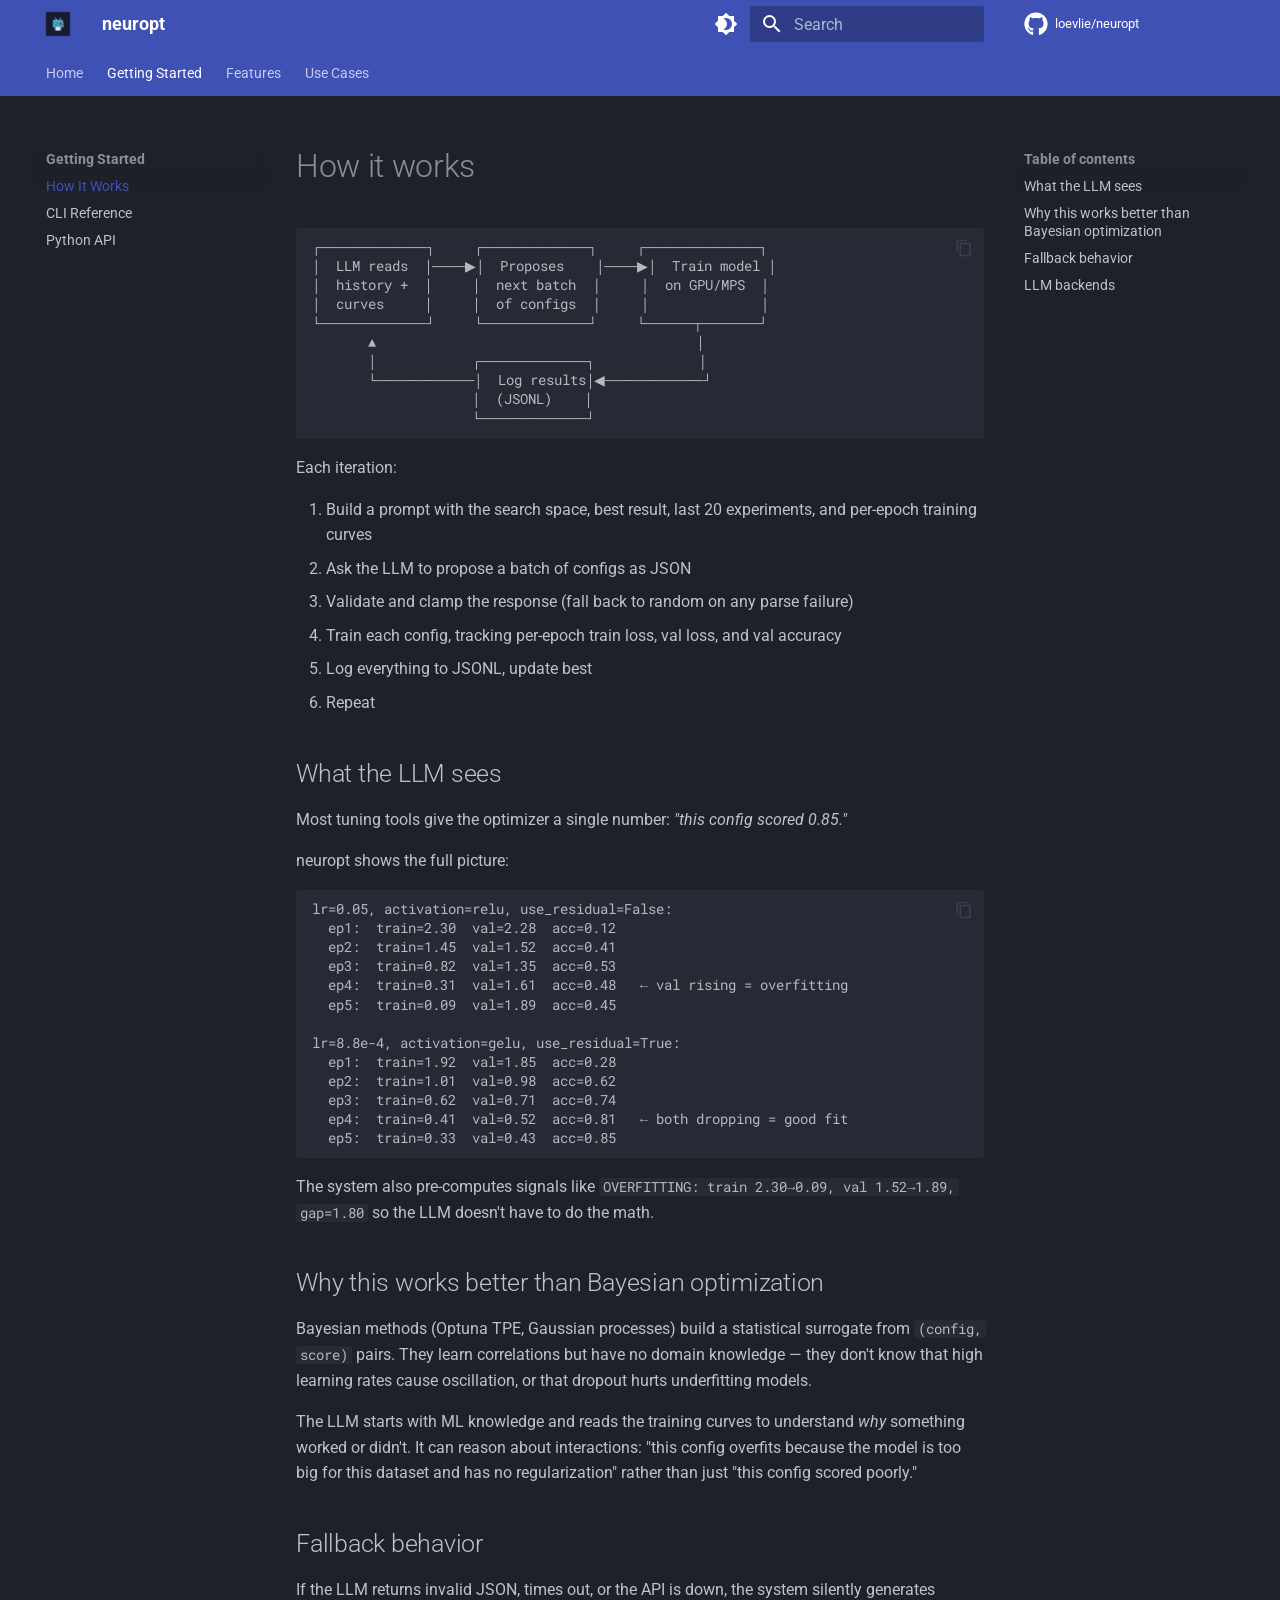
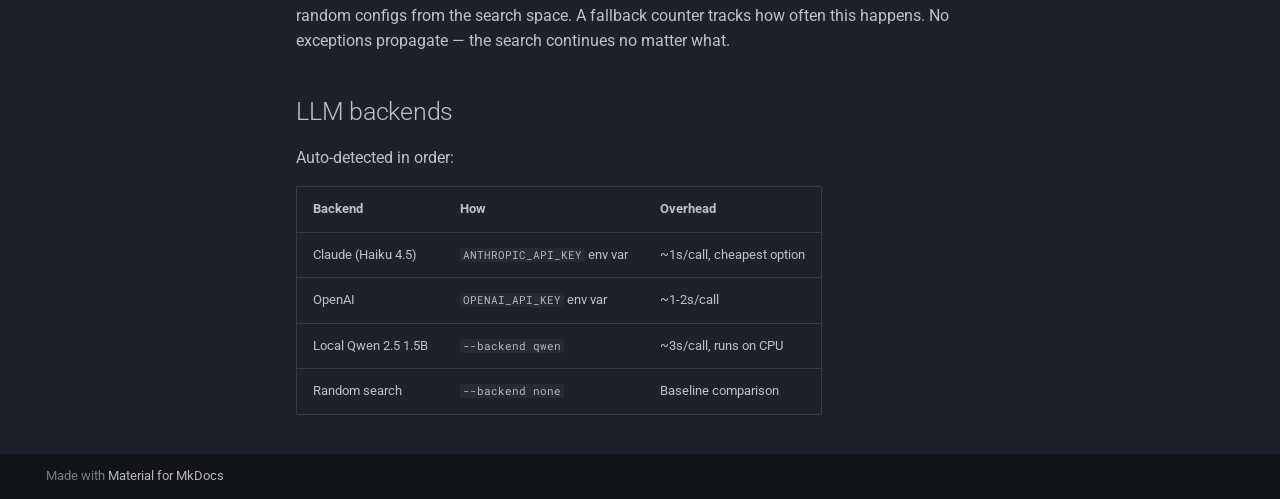
<file: how-it-works/index.html>
<!doctype html>
<html lang="en" class="no-js">
  <head>
    
      <meta charset="utf-8">
      <meta name="viewport" content="width=device-width,initial-scale=1">
      
        <meta name="description" content="LLM-guided ML optimization — an LLM reads your training curves and designs your next experiment">
      
      
      
        <link rel="canonical" href="https://loevlie.github.io/neuropt/how-it-works/">
      
      
        <link rel="prev" href="..">
      
      
        <link rel="next" href="../cli/">
      
      
        
      
      
      <link rel="icon" href="../assets/icon.png">
      <meta name="generator" content="mkdocs-1.6.1, mkdocs-material-9.7.5">
    
    
      
        <title>How It Works - neuropt</title>
      
    
    
      <link rel="stylesheet" href="../assets/stylesheets/main.484c7ddc.min.css">
      
        
        <link rel="stylesheet" href="../assets/stylesheets/palette.ab4e12ef.min.css">
      
      


    
    
      
    
    
      
        
        
        <link rel="preconnect" href="https://fonts.gstatic.com" crossorigin>
        <link rel="stylesheet" href="https://fonts.googleapis.com/css?family=Roboto:300,300i,400,400i,700,700i%7CRoboto+Mono:400,400i,700,700i&display=fallback">
        <style>:root{--md-text-font:"Roboto";--md-code-font:"Roboto Mono"}</style>
      
    
    
      <link rel="stylesheet" href="../stylesheets/extra.css">
    
    <script>__md_scope=new URL("..",location),__md_hash=e=>[...e].reduce(((e,_)=>(e<<5)-e+_.charCodeAt(0)),0),__md_get=(e,_=localStorage,t=__md_scope)=>JSON.parse(_.getItem(t.pathname+"."+e)),__md_set=(e,_,t=localStorage,a=__md_scope)=>{try{t.setItem(a.pathname+"."+e,JSON.stringify(_))}catch(e){}}</script>
    
      

    
    
  </head>
  
  
    
    
      
    
    
    
    
    <body dir="ltr" data-md-color-scheme="slate" data-md-color-primary="custom" data-md-color-accent="light-blue">
  
    
    <input class="md-toggle" data-md-toggle="drawer" type="checkbox" id="__drawer" autocomplete="off">
    <input class="md-toggle" data-md-toggle="search" type="checkbox" id="__search" autocomplete="off">
    <label class="md-overlay" for="__drawer"></label>
    <div data-md-component="skip">
      
        
        <a href="#how-it-works" class="md-skip">
          Skip to content
        </a>
      
    </div>
    <div data-md-component="announce">
      
    </div>
    
    
      

<header class="md-header" data-md-component="header">
  <nav class="md-header__inner md-grid" aria-label="Header">
    <a href=".." title="neuropt" class="md-header__button md-logo" aria-label="neuropt" data-md-component="logo">
      
  <img src="../assets/icon.png" alt="logo">

    </a>
    <label class="md-header__button md-icon" for="__drawer">
      
      <svg xmlns="http://www.w3.org/2000/svg" viewBox="0 0 24 24"><path d="M3 6h18v2H3zm0 5h18v2H3zm0 5h18v2H3z"/></svg>
    </label>
    <div class="md-header__title" data-md-component="header-title">
      <div class="md-header__ellipsis">
        <div class="md-header__topic">
          <span class="md-ellipsis">
            neuropt
          </span>
        </div>
        <div class="md-header__topic" data-md-component="header-topic">
          <span class="md-ellipsis">
            
              How It Works
            
          </span>
        </div>
      </div>
    </div>
    
      
        <form class="md-header__option" data-md-component="palette">
  
    
    
    
    <input class="md-option" data-md-color-media="" data-md-color-scheme="slate" data-md-color-primary="custom" data-md-color-accent="light-blue"  aria-label="Switch to light mode"  type="radio" name="__palette" id="__palette_0">
    
      <label class="md-header__button md-icon" title="Switch to light mode" for="__palette_1" hidden>
        <svg xmlns="http://www.w3.org/2000/svg" viewBox="0 0 24 24"><path d="M12 18c-.89 0-1.74-.2-2.5-.55C11.56 16.5 13 14.42 13 12s-1.44-4.5-3.5-5.45C10.26 6.2 11.11 6 12 6a6 6 0 0 1 6 6 6 6 0 0 1-6 6m8-9.31V4h-4.69L12 .69 8.69 4H4v4.69L.69 12 4 15.31V20h4.69L12 23.31 15.31 20H20v-4.69L23.31 12z"/></svg>
      </label>
    
  
    
    
    
    <input class="md-option" data-md-color-media="" data-md-color-scheme="default" data-md-color-primary="custom" data-md-color-accent="light-blue"  aria-label="Switch to dark mode"  type="radio" name="__palette" id="__palette_1">
    
      <label class="md-header__button md-icon" title="Switch to dark mode" for="__palette_0" hidden>
        <svg xmlns="http://www.w3.org/2000/svg" viewBox="0 0 24 24"><path d="M12 8a4 4 0 0 0-4 4 4 4 0 0 0 4 4 4 4 0 0 0 4-4 4 4 0 0 0-4-4m0 10a6 6 0 0 1-6-6 6 6 0 0 1 6-6 6 6 0 0 1 6 6 6 6 0 0 1-6 6m8-9.31V4h-4.69L12 .69 8.69 4H4v4.69L.69 12 4 15.31V20h4.69L12 23.31 15.31 20H20v-4.69L23.31 12z"/></svg>
      </label>
    
  
</form>
      
    
    
      <script>var palette=__md_get("__palette");if(palette&&palette.color){if("(prefers-color-scheme)"===palette.color.media){var media=matchMedia("(prefers-color-scheme: light)"),input=document.querySelector(media.matches?"[data-md-color-media='(prefers-color-scheme: light)']":"[data-md-color-media='(prefers-color-scheme: dark)']");palette.color.media=input.getAttribute("data-md-color-media"),palette.color.scheme=input.getAttribute("data-md-color-scheme"),palette.color.primary=input.getAttribute("data-md-color-primary"),palette.color.accent=input.getAttribute("data-md-color-accent")}for(var[key,value]of Object.entries(palette.color))document.body.setAttribute("data-md-color-"+key,value)}</script>
    
    
    
      
      
        <label class="md-header__button md-icon" for="__search">
          
          <svg xmlns="http://www.w3.org/2000/svg" viewBox="0 0 24 24"><path d="M9.5 3A6.5 6.5 0 0 1 16 9.5c0 1.61-.59 3.09-1.56 4.23l.27.27h.79l5 5-1.5 1.5-5-5v-.79l-.27-.27A6.52 6.52 0 0 1 9.5 16 6.5 6.5 0 0 1 3 9.5 6.5 6.5 0 0 1 9.5 3m0 2C7 5 5 7 5 9.5S7 14 9.5 14 14 12 14 9.5 12 5 9.5 5"/></svg>
        </label>
        <div class="md-search" data-md-component="search" role="dialog">
  <label class="md-search__overlay" for="__search"></label>
  <div class="md-search__inner" role="search">
    <form class="md-search__form" name="search">
      <input type="text" class="md-search__input" name="query" aria-label="Search" placeholder="Search" autocapitalize="off" autocorrect="off" autocomplete="off" spellcheck="false" data-md-component="search-query" required>
      <label class="md-search__icon md-icon" for="__search">
        
        <svg xmlns="http://www.w3.org/2000/svg" viewBox="0 0 24 24"><path d="M9.5 3A6.5 6.5 0 0 1 16 9.5c0 1.61-.59 3.09-1.56 4.23l.27.27h.79l5 5-1.5 1.5-5-5v-.79l-.27-.27A6.52 6.52 0 0 1 9.5 16 6.5 6.5 0 0 1 3 9.5 6.5 6.5 0 0 1 9.5 3m0 2C7 5 5 7 5 9.5S7 14 9.5 14 14 12 14 9.5 12 5 9.5 5"/></svg>
        
        <svg xmlns="http://www.w3.org/2000/svg" viewBox="0 0 24 24"><path d="M20 11v2H8l5.5 5.5-1.42 1.42L4.16 12l7.92-7.92L13.5 5.5 8 11z"/></svg>
      </label>
      <nav class="md-search__options" aria-label="Search">
        
        <button type="reset" class="md-search__icon md-icon" title="Clear" aria-label="Clear" tabindex="-1">
          
          <svg xmlns="http://www.w3.org/2000/svg" viewBox="0 0 24 24"><path d="M19 6.41 17.59 5 12 10.59 6.41 5 5 6.41 10.59 12 5 17.59 6.41 19 12 13.41 17.59 19 19 17.59 13.41 12z"/></svg>
        </button>
      </nav>
      
        <div class="md-search__suggest" data-md-component="search-suggest"></div>
      
    </form>
    <div class="md-search__output">
      <div class="md-search__scrollwrap" tabindex="0" data-md-scrollfix>
        <div class="md-search-result" data-md-component="search-result">
          <div class="md-search-result__meta">
            Initializing search
          </div>
          <ol class="md-search-result__list" role="presentation"></ol>
        </div>
      </div>
    </div>
  </div>
</div>
      
    
    
      <div class="md-header__source">
        <a href="https://github.com/loevlie/neuropt" title="Go to repository" class="md-source" data-md-component="source">
  <div class="md-source__icon md-icon">
    
    <svg xmlns="http://www.w3.org/2000/svg" viewBox="0 0 512 512"><!--! Font Awesome Free 7.1.0 by @fontawesome - https://fontawesome.com License - https://fontawesome.com/license/free (Icons: CC BY 4.0, Fonts: SIL OFL 1.1, Code: MIT License) Copyright 2025 Fonticons, Inc.--><path d="M173.9 397.4c0 2-2.3 3.6-5.2 3.6-3.3.3-5.6-1.3-5.6-3.6 0-2 2.3-3.6 5.2-3.6 3-.3 5.6 1.3 5.6 3.6m-31.1-4.5c-.7 2 1.3 4.3 4.3 4.9 2.6 1 5.6 0 6.2-2s-1.3-4.3-4.3-5.2c-2.6-.7-5.5.3-6.2 2.3m44.2-1.7c-2.9.7-4.9 2.6-4.6 4.9.3 2 2.9 3.3 5.9 2.6 2.9-.7 4.9-2.6 4.6-4.6-.3-1.9-3-3.2-5.9-2.9M252.8 8C114.1 8 8 113.3 8 252c0 110.9 69.8 205.8 169.5 239.2 12.8 2.3 17.3-5.6 17.3-12.1 0-6.2-.3-40.4-.3-61.4 0 0-70 15-84.7-29.8 0 0-11.4-29.1-27.8-36.6 0 0-22.9-15.7 1.6-15.4 0 0 24.9 2 38.6 25.8 21.9 38.6 58.6 27.5 72.9 20.9 2.3-16 8.8-27.1 16-33.7-55.9-6.2-112.3-14.3-112.3-110.5 0-27.5 7.6-41.3 23.6-58.9-2.6-6.5-11.1-33.3 2.6-67.9 20.9-6.5 69 27 69 27 20-5.6 41.5-8.5 62.8-8.5s42.8 2.9 62.8 8.5c0 0 48.1-33.6 69-27 13.7 34.7 5.2 61.4 2.6 67.9 16 17.7 25.8 31.5 25.8 58.9 0 96.5-58.9 104.2-114.8 110.5 9.2 7.9 17 22.9 17 46.4 0 33.7-.3 75.4-.3 83.6 0 6.5 4.6 14.4 17.3 12.1C436.2 457.8 504 362.9 504 252 504 113.3 391.5 8 252.8 8M105.2 352.9c-1.3 1-1 3.3.7 5.2 1.6 1.6 3.9 2.3 5.2 1 1.3-1 1-3.3-.7-5.2-1.6-1.6-3.9-2.3-5.2-1m-10.8-8.1c-.7 1.3.3 2.9 2.3 3.9 1.6 1 3.6.7 4.3-.7.7-1.3-.3-2.9-2.3-3.9-2-.6-3.6-.3-4.3.7m32.4 35.6c-1.6 1.3-1 4.3 1.3 6.2 2.3 2.3 5.2 2.6 6.5 1 1.3-1.3.7-4.3-1.3-6.2-2.2-2.3-5.2-2.6-6.5-1m-11.4-14.7c-1.6 1-1.6 3.6 0 5.9s4.3 3.3 5.6 2.3c1.6-1.3 1.6-3.9 0-6.2-1.4-2.3-4-3.3-5.6-2"/></svg>
  </div>
  <div class="md-source__repository">
    loevlie/neuropt
  </div>
</a>
      </div>
    
  </nav>
  
</header>
    
    <div class="md-container" data-md-component="container">
      
      
        
          
            
<nav class="md-tabs" aria-label="Tabs" data-md-component="tabs">
  <div class="md-grid">
    <ul class="md-tabs__list">
      
        
  
  
  
  
    <li class="md-tabs__item">
      <a href=".." class="md-tabs__link">
        
  
  
    
  
  Home

      </a>
    </li>
  

      
        
  
  
  
    
  
  
    
    
      <li class="md-tabs__item md-tabs__item--active">
        <a href="./" class="md-tabs__link">
          
  
  
  Getting Started

        </a>
      </li>
    
  

      
        
  
  
  
  
    
    
      <li class="md-tabs__item">
        <a href="../introspection/" class="md-tabs__link">
          
  
  
  Features

        </a>
      </li>
    
  

      
        
  
  
  
  
    
    
      <li class="md-tabs__item">
        <a href="../xgboost/" class="md-tabs__link">
          
  
  
  Use Cases

        </a>
      </li>
    
  

      
    </ul>
  </div>
</nav>
          
        
      
      <main class="md-main" data-md-component="main">
        <div class="md-main__inner md-grid">
          
            
              
              <div class="md-sidebar md-sidebar--primary" data-md-component="sidebar" data-md-type="navigation" >
                <div class="md-sidebar__scrollwrap">
                  <div class="md-sidebar__inner">
                    


  


<nav class="md-nav md-nav--primary md-nav--lifted" aria-label="Navigation" data-md-level="0">
  <label class="md-nav__title" for="__drawer">
    <a href=".." title="neuropt" class="md-nav__button md-logo" aria-label="neuropt" data-md-component="logo">
      
  <img src="../assets/icon.png" alt="logo">

    </a>
    neuropt
  </label>
  
    <div class="md-nav__source">
      <a href="https://github.com/loevlie/neuropt" title="Go to repository" class="md-source" data-md-component="source">
  <div class="md-source__icon md-icon">
    
    <svg xmlns="http://www.w3.org/2000/svg" viewBox="0 0 512 512"><!--! Font Awesome Free 7.1.0 by @fontawesome - https://fontawesome.com License - https://fontawesome.com/license/free (Icons: CC BY 4.0, Fonts: SIL OFL 1.1, Code: MIT License) Copyright 2025 Fonticons, Inc.--><path d="M173.9 397.4c0 2-2.3 3.6-5.2 3.6-3.3.3-5.6-1.3-5.6-3.6 0-2 2.3-3.6 5.2-3.6 3-.3 5.6 1.3 5.6 3.6m-31.1-4.5c-.7 2 1.3 4.3 4.3 4.9 2.6 1 5.6 0 6.2-2s-1.3-4.3-4.3-5.2c-2.6-.7-5.5.3-6.2 2.3m44.2-1.7c-2.9.7-4.9 2.6-4.6 4.9.3 2 2.9 3.3 5.9 2.6 2.9-.7 4.9-2.6 4.6-4.6-.3-1.9-3-3.2-5.9-2.9M252.8 8C114.1 8 8 113.3 8 252c0 110.9 69.8 205.8 169.5 239.2 12.8 2.3 17.3-5.6 17.3-12.1 0-6.2-.3-40.4-.3-61.4 0 0-70 15-84.7-29.8 0 0-11.4-29.1-27.8-36.6 0 0-22.9-15.7 1.6-15.4 0 0 24.9 2 38.6 25.8 21.9 38.6 58.6 27.5 72.9 20.9 2.3-16 8.8-27.1 16-33.7-55.9-6.2-112.3-14.3-112.3-110.5 0-27.5 7.6-41.3 23.6-58.9-2.6-6.5-11.1-33.3 2.6-67.9 20.9-6.5 69 27 69 27 20-5.6 41.5-8.5 62.8-8.5s42.8 2.9 62.8 8.5c0 0 48.1-33.6 69-27 13.7 34.7 5.2 61.4 2.6 67.9 16 17.7 25.8 31.5 25.8 58.9 0 96.5-58.9 104.2-114.8 110.5 9.2 7.9 17 22.9 17 46.4 0 33.7-.3 75.4-.3 83.6 0 6.5 4.6 14.4 17.3 12.1C436.2 457.8 504 362.9 504 252 504 113.3 391.5 8 252.8 8M105.2 352.9c-1.3 1-1 3.3.7 5.2 1.6 1.6 3.9 2.3 5.2 1 1.3-1 1-3.3-.7-5.2-1.6-1.6-3.9-2.3-5.2-1m-10.8-8.1c-.7 1.3.3 2.9 2.3 3.9 1.6 1 3.6.7 4.3-.7.7-1.3-.3-2.9-2.3-3.9-2-.6-3.6-.3-4.3.7m32.4 35.6c-1.6 1.3-1 4.3 1.3 6.2 2.3 2.3 5.2 2.6 6.5 1 1.3-1.3.7-4.3-1.3-6.2-2.2-2.3-5.2-2.6-6.5-1m-11.4-14.7c-1.6 1-1.6 3.6 0 5.9s4.3 3.3 5.6 2.3c1.6-1.3 1.6-3.9 0-6.2-1.4-2.3-4-3.3-5.6-2"/></svg>
  </div>
  <div class="md-source__repository">
    loevlie/neuropt
  </div>
</a>
    </div>
  
  <ul class="md-nav__list" data-md-scrollfix>
    
      
      
  
  
  
  
    <li class="md-nav__item">
      <a href=".." class="md-nav__link">
        
  
  
  <span class="md-ellipsis">
    
  
    Home
  

    
  </span>
  
  

      </a>
    </li>
  

    
      
      
  
  
    
  
  
  
    
    
    
    
      
        
        
      
      
        
      
    
    
    <li class="md-nav__item md-nav__item--active md-nav__item--section md-nav__item--nested">
      
        
        
        <input class="md-nav__toggle md-toggle " type="checkbox" id="__nav_2" checked>
        
          
          <label class="md-nav__link" for="__nav_2" id="__nav_2_label" tabindex="">
            
  
  
  <span class="md-ellipsis">
    
  
    Getting Started
  

    
  </span>
  
  

            <span class="md-nav__icon md-icon"></span>
          </label>
        
        <nav class="md-nav" data-md-level="1" aria-labelledby="__nav_2_label" aria-expanded="true">
          <label class="md-nav__title" for="__nav_2">
            <span class="md-nav__icon md-icon"></span>
            
  
    Getting Started
  

          </label>
          <ul class="md-nav__list" data-md-scrollfix>
            
              
                
  
  
    
  
  
  
    <li class="md-nav__item md-nav__item--active">
      
      <input class="md-nav__toggle md-toggle" type="checkbox" id="__toc">
      
      
        
      
      
        <label class="md-nav__link md-nav__link--active" for="__toc">
          
  
  
  <span class="md-ellipsis">
    
  
    How It Works
  

    
  </span>
  
  

          <span class="md-nav__icon md-icon"></span>
        </label>
      
      <a href="./" class="md-nav__link md-nav__link--active">
        
  
  
  <span class="md-ellipsis">
    
  
    How It Works
  

    
  </span>
  
  

      </a>
      
        

<nav class="md-nav md-nav--secondary" aria-label="Table of contents">
  
  
  
    
  
  
    <label class="md-nav__title" for="__toc">
      <span class="md-nav__icon md-icon"></span>
      Table of contents
    </label>
    <ul class="md-nav__list" data-md-component="toc" data-md-scrollfix>
      
        <li class="md-nav__item">
  <a href="#what-the-llm-sees" class="md-nav__link">
    <span class="md-ellipsis">
      
        What the LLM sees
      
    </span>
  </a>
  
</li>
      
        <li class="md-nav__item">
  <a href="#why-this-works-better-than-bayesian-optimization" class="md-nav__link">
    <span class="md-ellipsis">
      
        Why this works better than Bayesian optimization
      
    </span>
  </a>
  
</li>
      
        <li class="md-nav__item">
  <a href="#fallback-behavior" class="md-nav__link">
    <span class="md-ellipsis">
      
        Fallback behavior
      
    </span>
  </a>
  
</li>
      
        <li class="md-nav__item">
  <a href="#llm-backends" class="md-nav__link">
    <span class="md-ellipsis">
      
        LLM backends
      
    </span>
  </a>
  
</li>
      
    </ul>
  
</nav>
      
    </li>
  

              
            
              
                
  
  
  
  
    <li class="md-nav__item">
      <a href="../cli/" class="md-nav__link">
        
  
  
  <span class="md-ellipsis">
    
  
    CLI Reference
  

    
  </span>
  
  

      </a>
    </li>
  

              
            
              
                
  
  
  
  
    <li class="md-nav__item">
      <a href="../api/" class="md-nav__link">
        
  
  
  <span class="md-ellipsis">
    
  
    Python API
  

    
  </span>
  
  

      </a>
    </li>
  

              
            
          </ul>
        </nav>
      
    </li>
  

    
      
      
  
  
  
  
    
    
    
    
      
      
        
      
    
    
    <li class="md-nav__item md-nav__item--nested">
      
        
        
        <input class="md-nav__toggle md-toggle " type="checkbox" id="__nav_3" >
        
          
          <label class="md-nav__link" for="__nav_3" id="__nav_3_label" tabindex="0">
            
  
  
  <span class="md-ellipsis">
    
  
    Features
  

    
  </span>
  
  

            <span class="md-nav__icon md-icon"></span>
          </label>
        
        <nav class="md-nav" data-md-level="1" aria-labelledby="__nav_3_label" aria-expanded="false">
          <label class="md-nav__title" for="__nav_3">
            <span class="md-nav__icon md-icon"></span>
            
  
    Features
  

          </label>
          <ul class="md-nav__list" data-md-scrollfix>
            
              
                
  
  
  
  
    <li class="md-nav__item">
      <a href="../introspection/" class="md-nav__link">
        
  
  
  <span class="md-ellipsis">
    
  
    Model Introspection
  

    
  </span>
  
  

      </a>
    </li>
  

              
            
              
                
  
  
  
  
    <li class="md-nav__item">
      <a href="../fine-tuning/" class="md-nav__link">
        
  
  
  <span class="md-ellipsis">
    
  
    Fine-Tuning
  

    
  </span>
  
  

      </a>
    </li>
  

              
            
          </ul>
        </nav>
      
    </li>
  

    
      
      
  
  
  
  
    
    
    
    
      
      
        
      
    
    
    <li class="md-nav__item md-nav__item--nested">
      
        
        
        <input class="md-nav__toggle md-toggle " type="checkbox" id="__nav_4" >
        
          
          <label class="md-nav__link" for="__nav_4" id="__nav_4_label" tabindex="0">
            
  
  
  <span class="md-ellipsis">
    
  
    Use Cases
  

    
  </span>
  
  

            <span class="md-nav__icon md-icon"></span>
          </label>
        
        <nav class="md-nav" data-md-level="1" aria-labelledby="__nav_4_label" aria-expanded="false">
          <label class="md-nav__title" for="__nav_4">
            <span class="md-nav__icon md-icon"></span>
            
  
    Use Cases
  

          </label>
          <ul class="md-nav__list" data-md-scrollfix>
            
              
                
  
  
  
  
    <li class="md-nav__item">
      <a href="../xgboost/" class="md-nav__link">
        
  
  
  <span class="md-ellipsis">
    
  
    Tuning XGBoost
  

    
  </span>
  
  

      </a>
    </li>
  

              
            
              
                
  
  
  
  
    <li class="md-nav__item">
      <a href="../examples/" class="md-nav__link">
        
  
  
  <span class="md-ellipsis">
    
  
    Examples
  

    
  </span>
  
  

      </a>
    </li>
  

              
            
              
                
  
  
  
  
    <li class="md-nav__item">
      <a href="../benchmarks/" class="md-nav__link">
        
  
  
  <span class="md-ellipsis">
    
  
    Benchmarks
  

    
  </span>
  
  

      </a>
    </li>
  

              
            
          </ul>
        </nav>
      
    </li>
  

    
  </ul>
</nav>
                  </div>
                </div>
              </div>
            
            
              
              <div class="md-sidebar md-sidebar--secondary" data-md-component="sidebar" data-md-type="toc" >
                <div class="md-sidebar__scrollwrap">
                  <div class="md-sidebar__inner">
                    

<nav class="md-nav md-nav--secondary" aria-label="Table of contents">
  
  
  
    
  
  
    <label class="md-nav__title" for="__toc">
      <span class="md-nav__icon md-icon"></span>
      Table of contents
    </label>
    <ul class="md-nav__list" data-md-component="toc" data-md-scrollfix>
      
        <li class="md-nav__item">
  <a href="#what-the-llm-sees" class="md-nav__link">
    <span class="md-ellipsis">
      
        What the LLM sees
      
    </span>
  </a>
  
</li>
      
        <li class="md-nav__item">
  <a href="#why-this-works-better-than-bayesian-optimization" class="md-nav__link">
    <span class="md-ellipsis">
      
        Why this works better than Bayesian optimization
      
    </span>
  </a>
  
</li>
      
        <li class="md-nav__item">
  <a href="#fallback-behavior" class="md-nav__link">
    <span class="md-ellipsis">
      
        Fallback behavior
      
    </span>
  </a>
  
</li>
      
        <li class="md-nav__item">
  <a href="#llm-backends" class="md-nav__link">
    <span class="md-ellipsis">
      
        LLM backends
      
    </span>
  </a>
  
</li>
      
    </ul>
  
</nav>
                  </div>
                </div>
              </div>
            
          
          
            <div class="md-content" data-md-component="content">
              
              <article class="md-content__inner md-typeset">
                
                  


  
  


<h1 id="how-it-works">How it works</h1>
<div class="highlight"><pre><span></span><code><a id="__codelineno-0-1" name="__codelineno-0-1" href="#__codelineno-0-1"></a>┌─────────────┐     ┌─────────────┐     ┌──────────────┐
<a id="__codelineno-0-2" name="__codelineno-0-2" href="#__codelineno-0-2"></a>│  LLM reads  │────▶│  Proposes    │────▶│  Train model │
<a id="__codelineno-0-3" name="__codelineno-0-3" href="#__codelineno-0-3"></a>│  history +  │     │  next batch  │     │  on GPU/MPS  │
<a id="__codelineno-0-4" name="__codelineno-0-4" href="#__codelineno-0-4"></a>│  curves     │     │  of configs  │     │              │
<a id="__codelineno-0-5" name="__codelineno-0-5" href="#__codelineno-0-5"></a>└─────────────┘     └─────────────┘     └──────┬───────┘
<a id="__codelineno-0-6" name="__codelineno-0-6" href="#__codelineno-0-6"></a>       ▲                                        │
<a id="__codelineno-0-7" name="__codelineno-0-7" href="#__codelineno-0-7"></a>       │            ┌─────────────┐             │
<a id="__codelineno-0-8" name="__codelineno-0-8" href="#__codelineno-0-8"></a>       └────────────│  Log results│◀────────────┘
<a id="__codelineno-0-9" name="__codelineno-0-9" href="#__codelineno-0-9"></a>                    │  (JSONL)    │
<a id="__codelineno-0-10" name="__codelineno-0-10" href="#__codelineno-0-10"></a>                    └─────────────┘
</code></pre></div>
<p>Each iteration:</p>
<ol>
<li>Build a prompt with the search space, best result, last 20 experiments, and per-epoch training curves</li>
<li>Ask the LLM to propose a batch of configs as JSON</li>
<li>Validate and clamp the response (fall back to random on any parse failure)</li>
<li>Train each config, tracking per-epoch train loss, val loss, and val accuracy</li>
<li>Log everything to JSONL, update best</li>
<li>Repeat</li>
</ol>
<h2 id="what-the-llm-sees">What the LLM sees</h2>
<p>Most tuning tools give the optimizer a single number: <em>"this config scored 0.85."</em></p>
<p>neuropt shows the full picture:</p>
<div class="highlight"><pre><span></span><code><a id="__codelineno-1-1" name="__codelineno-1-1" href="#__codelineno-1-1"></a>lr=0.05, activation=relu, use_residual=False:
<a id="__codelineno-1-2" name="__codelineno-1-2" href="#__codelineno-1-2"></a>  ep1:  train=2.30  val=2.28  acc=0.12
<a id="__codelineno-1-3" name="__codelineno-1-3" href="#__codelineno-1-3"></a>  ep2:  train=1.45  val=1.52  acc=0.41
<a id="__codelineno-1-4" name="__codelineno-1-4" href="#__codelineno-1-4"></a>  ep3:  train=0.82  val=1.35  acc=0.53
<a id="__codelineno-1-5" name="__codelineno-1-5" href="#__codelineno-1-5"></a>  ep4:  train=0.31  val=1.61  acc=0.48   ← val rising = overfitting
<a id="__codelineno-1-6" name="__codelineno-1-6" href="#__codelineno-1-6"></a>  ep5:  train=0.09  val=1.89  acc=0.45
<a id="__codelineno-1-7" name="__codelineno-1-7" href="#__codelineno-1-7"></a>
<a id="__codelineno-1-8" name="__codelineno-1-8" href="#__codelineno-1-8"></a>lr=8.8e-4, activation=gelu, use_residual=True:
<a id="__codelineno-1-9" name="__codelineno-1-9" href="#__codelineno-1-9"></a>  ep1:  train=1.92  val=1.85  acc=0.28
<a id="__codelineno-1-10" name="__codelineno-1-10" href="#__codelineno-1-10"></a>  ep2:  train=1.01  val=0.98  acc=0.62
<a id="__codelineno-1-11" name="__codelineno-1-11" href="#__codelineno-1-11"></a>  ep3:  train=0.62  val=0.71  acc=0.74
<a id="__codelineno-1-12" name="__codelineno-1-12" href="#__codelineno-1-12"></a>  ep4:  train=0.41  val=0.52  acc=0.81   ← both dropping = good fit
<a id="__codelineno-1-13" name="__codelineno-1-13" href="#__codelineno-1-13"></a>  ep5:  train=0.33  val=0.43  acc=0.85
</code></pre></div>
<p>The system also pre-computes signals like <code>OVERFITTING: train 2.30→0.09, val 1.52→1.89, gap=1.80</code> so the LLM doesn't have to do the math.</p>
<h2 id="why-this-works-better-than-bayesian-optimization">Why this works better than Bayesian optimization</h2>
<p>Bayesian methods (Optuna TPE, Gaussian processes) build a statistical surrogate from <code>(config, score)</code> pairs. They learn correlations but have no domain knowledge — they don't know that high learning rates cause oscillation, or that dropout hurts underfitting models.</p>
<p>The LLM starts with ML knowledge and reads the training curves to understand <em>why</em> something worked or didn't. It can reason about interactions: "this config overfits because the model is too big for this dataset and has no regularization" rather than just "this config scored poorly."</p>
<h2 id="fallback-behavior">Fallback behavior</h2>
<p>If the LLM returns invalid JSON, times out, or the API is down, the system silently generates random configs from the search space. A fallback counter tracks how often this happens. No exceptions propagate — the search continues no matter what.</p>
<h2 id="llm-backends">LLM backends</h2>
<p>Auto-detected in order:</p>
<table>
<thead>
<tr>
<th>Backend</th>
<th>How</th>
<th>Overhead</th>
</tr>
</thead>
<tbody>
<tr>
<td>Claude (Haiku 4.5)</td>
<td><code>ANTHROPIC_API_KEY</code> env var</td>
<td>~1s/call, cheapest option</td>
</tr>
<tr>
<td>OpenAI</td>
<td><code>OPENAI_API_KEY</code> env var</td>
<td>~1-2s/call</td>
</tr>
<tr>
<td>Local Qwen 2.5 1.5B</td>
<td><code>--backend qwen</code></td>
<td>~3s/call, runs on CPU</td>
</tr>
<tr>
<td>Random search</td>
<td><code>--backend none</code></td>
<td>Baseline comparison</td>
</tr>
</tbody>
</table>












                
              </article>
            </div>
          
          
<script>var target=document.getElementById(location.hash.slice(1));target&&target.name&&(target.checked=target.name.startsWith("__tabbed_"))</script>
        </div>
        
          <button type="button" class="md-top md-icon" data-md-component="top" hidden>
  
  <svg xmlns="http://www.w3.org/2000/svg" viewBox="0 0 24 24"><path d="M13 20h-2V8l-5.5 5.5-1.42-1.42L12 4.16l7.92 7.92-1.42 1.42L13 8z"/></svg>
  Back to top
</button>
        
      </main>
      
        <footer class="md-footer">
  
  <div class="md-footer-meta md-typeset">
    <div class="md-footer-meta__inner md-grid">
      <div class="md-copyright">
  
  
    Made with
    <a href="https://squidfunk.github.io/mkdocs-material/" target="_blank" rel="noopener">
      Material for MkDocs
    </a>
  
</div>
      
    </div>
  </div>
</footer>
      
    </div>
    <div class="md-dialog" data-md-component="dialog">
      <div class="md-dialog__inner md-typeset"></div>
    </div>
    
    
    
      
      
      <script id="__config" type="application/json">{"annotate": null, "base": "..", "features": ["content.code.copy", "content.code.annotate", "navigation.sections", "navigation.top", "navigation.instant", "navigation.tabs", "search.highlight", "search.suggest"], "search": "../assets/javascripts/workers/search.2c215733.min.js", "tags": null, "translations": {"clipboard.copied": "Copied to clipboard", "clipboard.copy": "Copy to clipboard", "search.result.more.one": "1 more on this page", "search.result.more.other": "# more on this page", "search.result.none": "No matching documents", "search.result.one": "1 matching document", "search.result.other": "# matching documents", "search.result.placeholder": "Type to start searching", "search.result.term.missing": "Missing", "select.version": "Select version"}, "version": null}</script>
    
    
      <script src="../assets/javascripts/bundle.79ae519e.min.js"></script>
      
    
  </body>
</html>
</file>
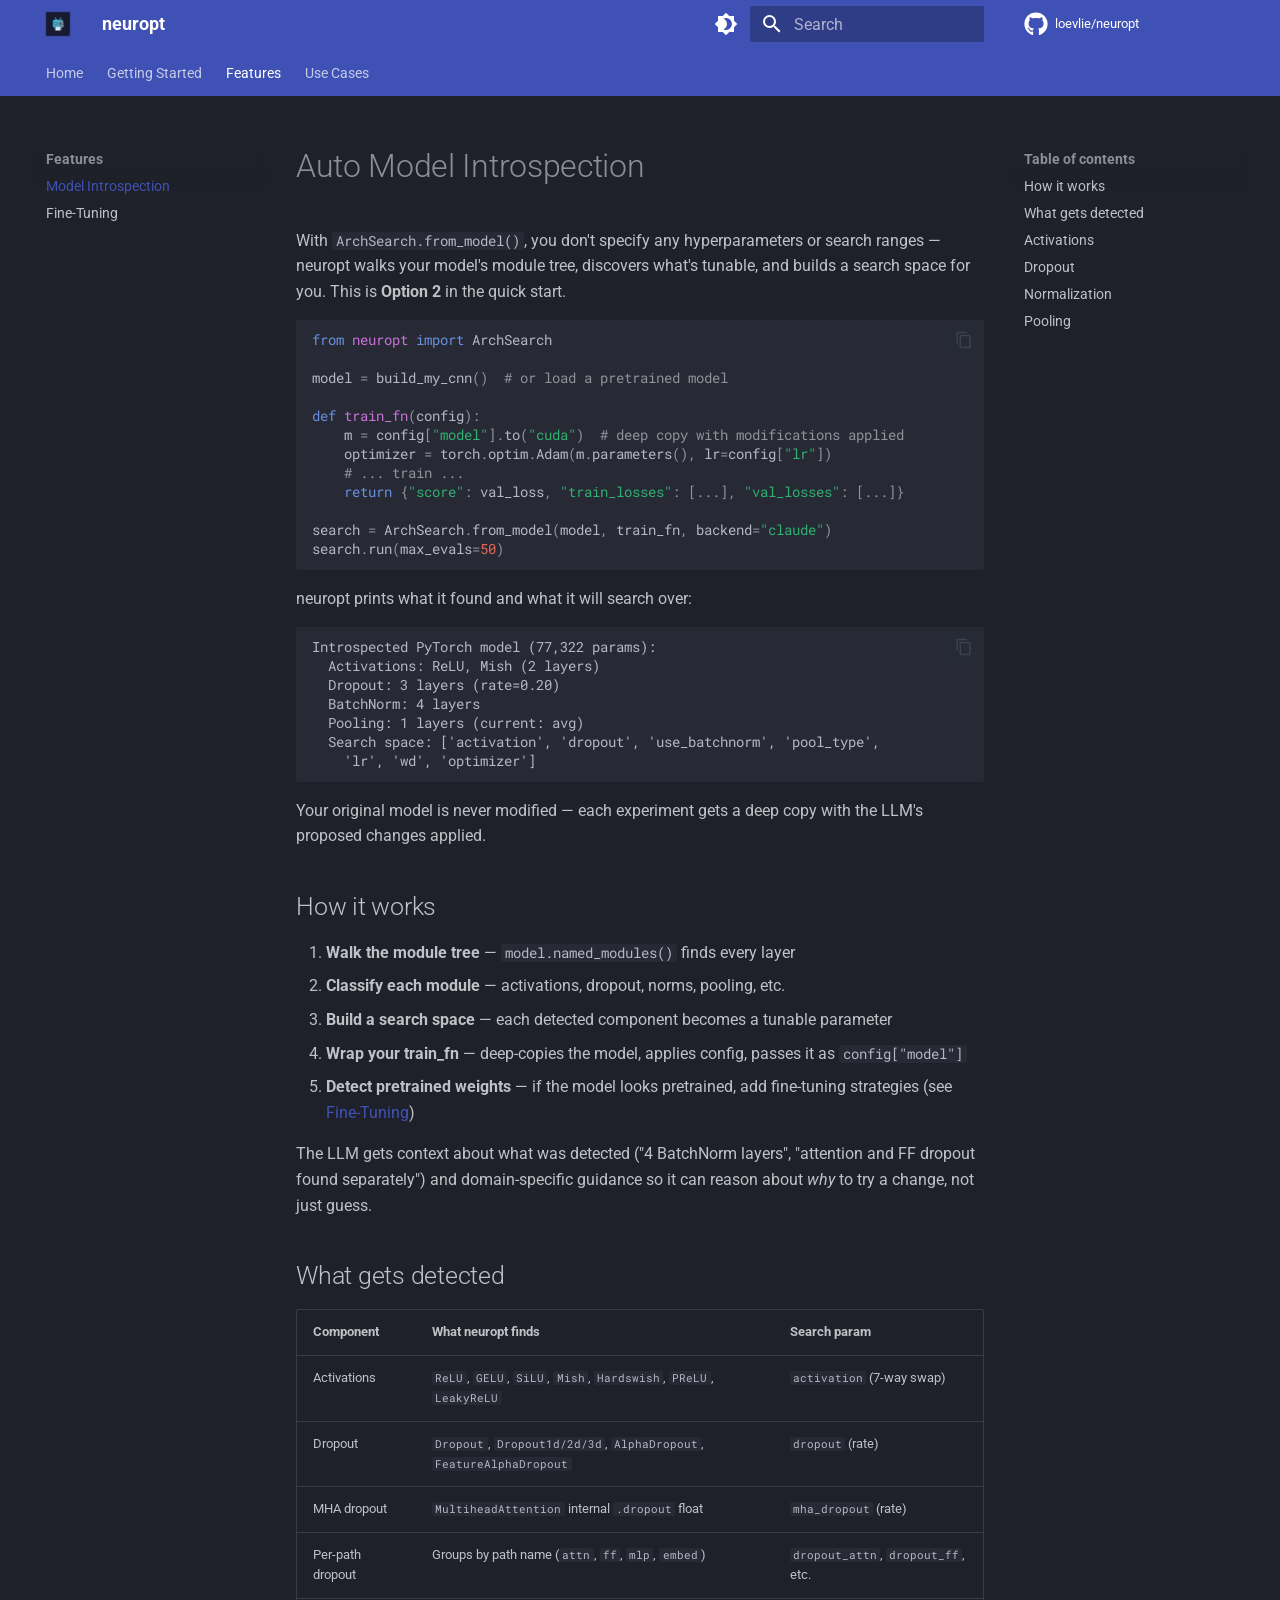
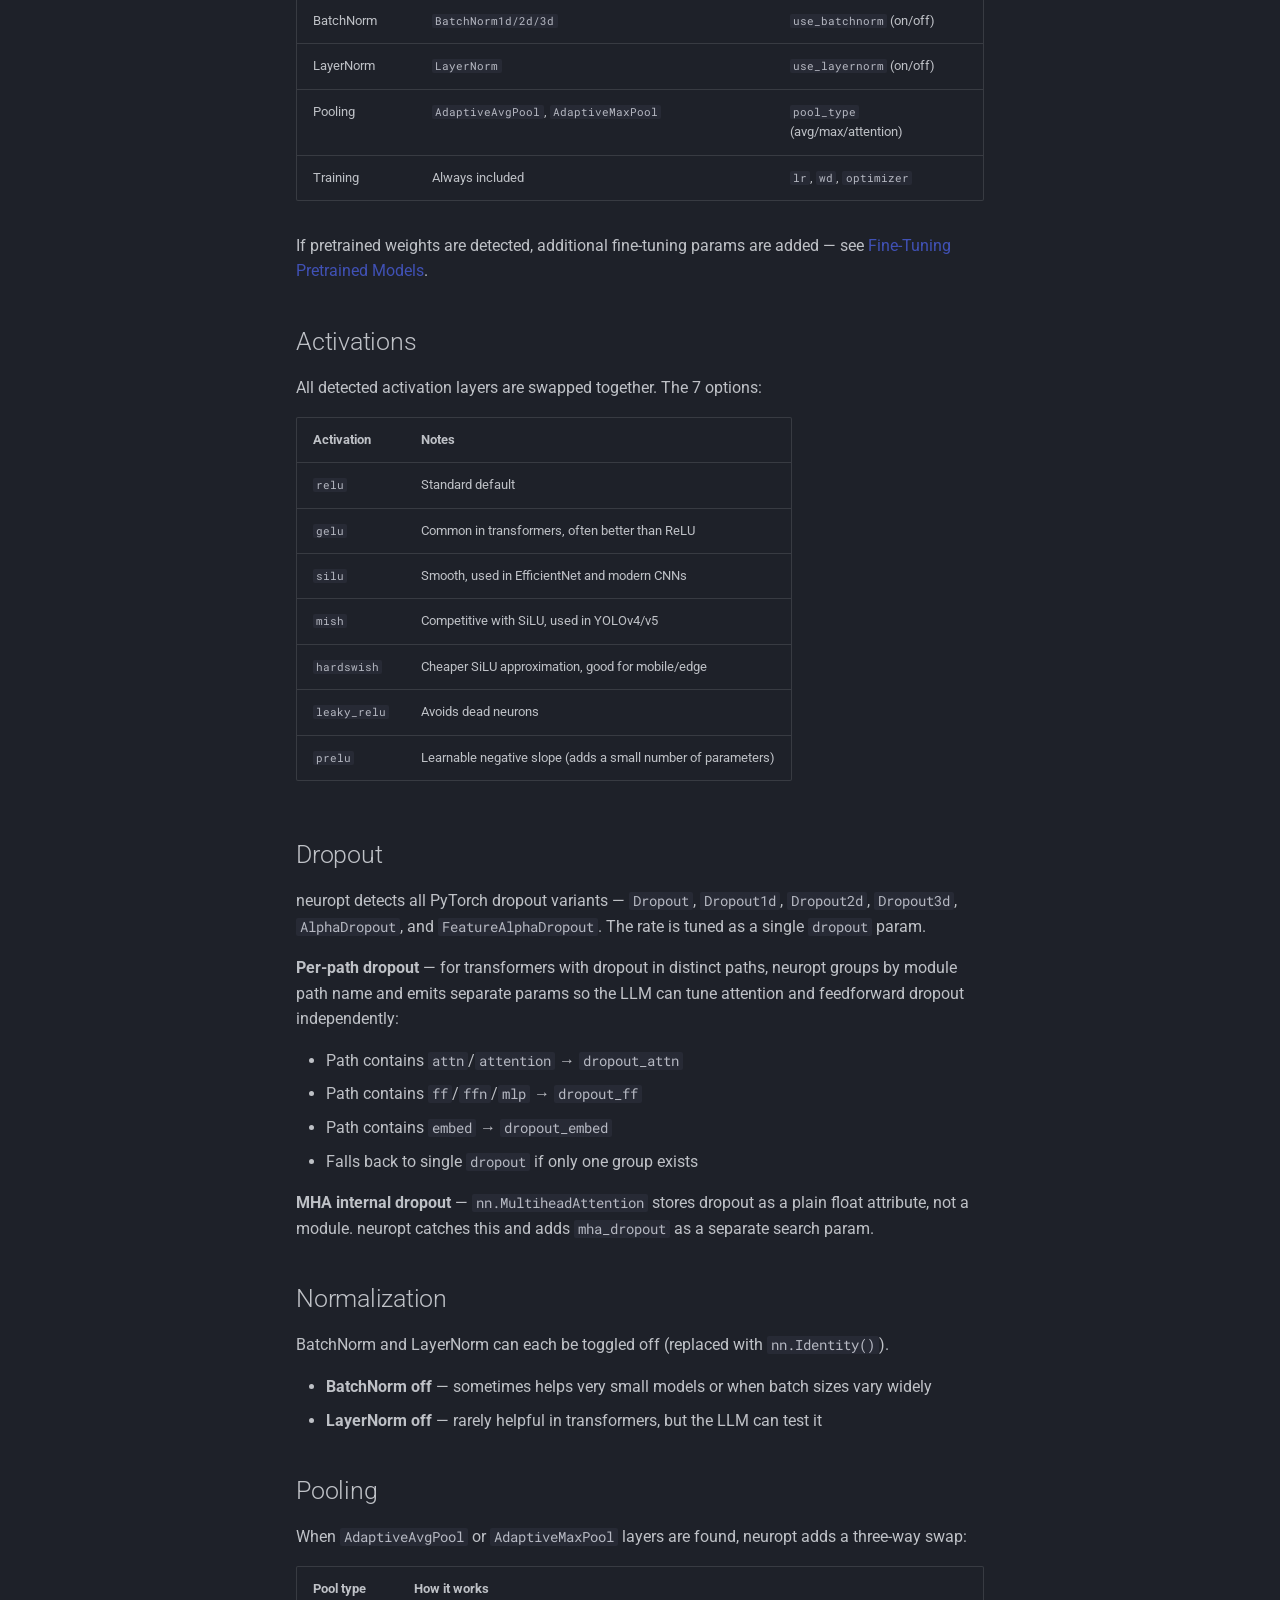
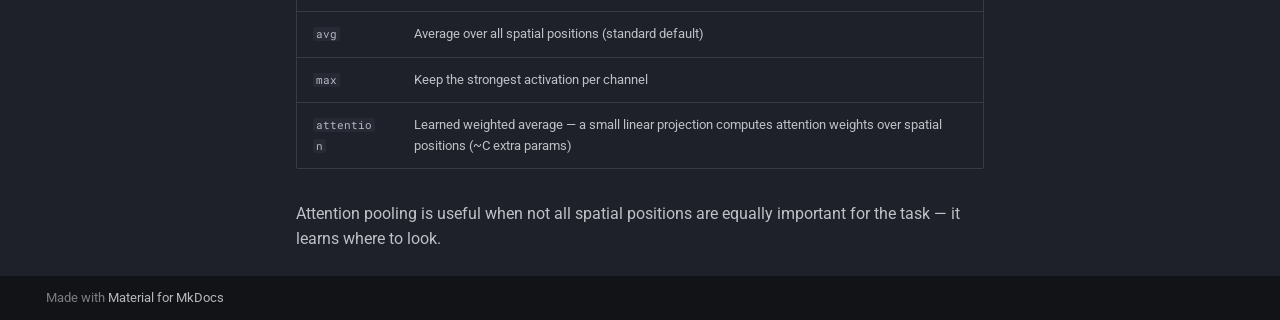
<file: introspection/index.html>
<!doctype html>
<html lang="en" class="no-js">
  <head>
    
      <meta charset="utf-8">
      <meta name="viewport" content="width=device-width,initial-scale=1">
      
        <meta name="description" content="LLM-guided ML optimization — an LLM reads your training curves and designs your next experiment">
      
      
      
        <link rel="canonical" href="https://loevlie.github.io/neuropt/introspection/">
      
      
        <link rel="prev" href="../api/">
      
      
        <link rel="next" href="../fine-tuning/">
      
      
        
      
      
      <link rel="icon" href="../assets/icon.png">
      <meta name="generator" content="mkdocs-1.6.1, mkdocs-material-9.7.5">
    
    
      
        <title>Model Introspection - neuropt</title>
      
    
    
      <link rel="stylesheet" href="../assets/stylesheets/main.484c7ddc.min.css">
      
        
        <link rel="stylesheet" href="../assets/stylesheets/palette.ab4e12ef.min.css">
      
      


    
    
      
    
    
      
        
        
        <link rel="preconnect" href="https://fonts.gstatic.com" crossorigin>
        <link rel="stylesheet" href="https://fonts.googleapis.com/css?family=Roboto:300,300i,400,400i,700,700i%7CRoboto+Mono:400,400i,700,700i&display=fallback">
        <style>:root{--md-text-font:"Roboto";--md-code-font:"Roboto Mono"}</style>
      
    
    
      <link rel="stylesheet" href="../stylesheets/extra.css">
    
    <script>__md_scope=new URL("..",location),__md_hash=e=>[...e].reduce(((e,_)=>(e<<5)-e+_.charCodeAt(0)),0),__md_get=(e,_=localStorage,t=__md_scope)=>JSON.parse(_.getItem(t.pathname+"."+e)),__md_set=(e,_,t=localStorage,a=__md_scope)=>{try{t.setItem(a.pathname+"."+e,JSON.stringify(_))}catch(e){}}</script>
    
      

    
    
  </head>
  
  
    
    
      
    
    
    
    
    <body dir="ltr" data-md-color-scheme="slate" data-md-color-primary="custom" data-md-color-accent="light-blue">
  
    
    <input class="md-toggle" data-md-toggle="drawer" type="checkbox" id="__drawer" autocomplete="off">
    <input class="md-toggle" data-md-toggle="search" type="checkbox" id="__search" autocomplete="off">
    <label class="md-overlay" for="__drawer"></label>
    <div data-md-component="skip">
      
        
        <a href="#auto-model-introspection" class="md-skip">
          Skip to content
        </a>
      
    </div>
    <div data-md-component="announce">
      
    </div>
    
    
      

<header class="md-header" data-md-component="header">
  <nav class="md-header__inner md-grid" aria-label="Header">
    <a href=".." title="neuropt" class="md-header__button md-logo" aria-label="neuropt" data-md-component="logo">
      
  <img src="../assets/icon.png" alt="logo">

    </a>
    <label class="md-header__button md-icon" for="__drawer">
      
      <svg xmlns="http://www.w3.org/2000/svg" viewBox="0 0 24 24"><path d="M3 6h18v2H3zm0 5h18v2H3zm0 5h18v2H3z"/></svg>
    </label>
    <div class="md-header__title" data-md-component="header-title">
      <div class="md-header__ellipsis">
        <div class="md-header__topic">
          <span class="md-ellipsis">
            neuropt
          </span>
        </div>
        <div class="md-header__topic" data-md-component="header-topic">
          <span class="md-ellipsis">
            
              Model Introspection
            
          </span>
        </div>
      </div>
    </div>
    
      
        <form class="md-header__option" data-md-component="palette">
  
    
    
    
    <input class="md-option" data-md-color-media="" data-md-color-scheme="slate" data-md-color-primary="custom" data-md-color-accent="light-blue"  aria-label="Switch to light mode"  type="radio" name="__palette" id="__palette_0">
    
      <label class="md-header__button md-icon" title="Switch to light mode" for="__palette_1" hidden>
        <svg xmlns="http://www.w3.org/2000/svg" viewBox="0 0 24 24"><path d="M12 18c-.89 0-1.74-.2-2.5-.55C11.56 16.5 13 14.42 13 12s-1.44-4.5-3.5-5.45C10.26 6.2 11.11 6 12 6a6 6 0 0 1 6 6 6 6 0 0 1-6 6m8-9.31V4h-4.69L12 .69 8.69 4H4v4.69L.69 12 4 15.31V20h4.69L12 23.31 15.31 20H20v-4.69L23.31 12z"/></svg>
      </label>
    
  
    
    
    
    <input class="md-option" data-md-color-media="" data-md-color-scheme="default" data-md-color-primary="custom" data-md-color-accent="light-blue"  aria-label="Switch to dark mode"  type="radio" name="__palette" id="__palette_1">
    
      <label class="md-header__button md-icon" title="Switch to dark mode" for="__palette_0" hidden>
        <svg xmlns="http://www.w3.org/2000/svg" viewBox="0 0 24 24"><path d="M12 8a4 4 0 0 0-4 4 4 4 0 0 0 4 4 4 4 0 0 0 4-4 4 4 0 0 0-4-4m0 10a6 6 0 0 1-6-6 6 6 0 0 1 6-6 6 6 0 0 1 6 6 6 6 0 0 1-6 6m8-9.31V4h-4.69L12 .69 8.69 4H4v4.69L.69 12 4 15.31V20h4.69L12 23.31 15.31 20H20v-4.69L23.31 12z"/></svg>
      </label>
    
  
</form>
      
    
    
      <script>var palette=__md_get("__palette");if(palette&&palette.color){if("(prefers-color-scheme)"===palette.color.media){var media=matchMedia("(prefers-color-scheme: light)"),input=document.querySelector(media.matches?"[data-md-color-media='(prefers-color-scheme: light)']":"[data-md-color-media='(prefers-color-scheme: dark)']");palette.color.media=input.getAttribute("data-md-color-media"),palette.color.scheme=input.getAttribute("data-md-color-scheme"),palette.color.primary=input.getAttribute("data-md-color-primary"),palette.color.accent=input.getAttribute("data-md-color-accent")}for(var[key,value]of Object.entries(palette.color))document.body.setAttribute("data-md-color-"+key,value)}</script>
    
    
    
      
      
        <label class="md-header__button md-icon" for="__search">
          
          <svg xmlns="http://www.w3.org/2000/svg" viewBox="0 0 24 24"><path d="M9.5 3A6.5 6.5 0 0 1 16 9.5c0 1.61-.59 3.09-1.56 4.23l.27.27h.79l5 5-1.5 1.5-5-5v-.79l-.27-.27A6.52 6.52 0 0 1 9.5 16 6.5 6.5 0 0 1 3 9.5 6.5 6.5 0 0 1 9.5 3m0 2C7 5 5 7 5 9.5S7 14 9.5 14 14 12 14 9.5 12 5 9.5 5"/></svg>
        </label>
        <div class="md-search" data-md-component="search" role="dialog">
  <label class="md-search__overlay" for="__search"></label>
  <div class="md-search__inner" role="search">
    <form class="md-search__form" name="search">
      <input type="text" class="md-search__input" name="query" aria-label="Search" placeholder="Search" autocapitalize="off" autocorrect="off" autocomplete="off" spellcheck="false" data-md-component="search-query" required>
      <label class="md-search__icon md-icon" for="__search">
        
        <svg xmlns="http://www.w3.org/2000/svg" viewBox="0 0 24 24"><path d="M9.5 3A6.5 6.5 0 0 1 16 9.5c0 1.61-.59 3.09-1.56 4.23l.27.27h.79l5 5-1.5 1.5-5-5v-.79l-.27-.27A6.52 6.52 0 0 1 9.5 16 6.5 6.5 0 0 1 3 9.5 6.5 6.5 0 0 1 9.5 3m0 2C7 5 5 7 5 9.5S7 14 9.5 14 14 12 14 9.5 12 5 9.5 5"/></svg>
        
        <svg xmlns="http://www.w3.org/2000/svg" viewBox="0 0 24 24"><path d="M20 11v2H8l5.5 5.5-1.42 1.42L4.16 12l7.92-7.92L13.5 5.5 8 11z"/></svg>
      </label>
      <nav class="md-search__options" aria-label="Search">
        
        <button type="reset" class="md-search__icon md-icon" title="Clear" aria-label="Clear" tabindex="-1">
          
          <svg xmlns="http://www.w3.org/2000/svg" viewBox="0 0 24 24"><path d="M19 6.41 17.59 5 12 10.59 6.41 5 5 6.41 10.59 12 5 17.59 6.41 19 12 13.41 17.59 19 19 17.59 13.41 12z"/></svg>
        </button>
      </nav>
      
        <div class="md-search__suggest" data-md-component="search-suggest"></div>
      
    </form>
    <div class="md-search__output">
      <div class="md-search__scrollwrap" tabindex="0" data-md-scrollfix>
        <div class="md-search-result" data-md-component="search-result">
          <div class="md-search-result__meta">
            Initializing search
          </div>
          <ol class="md-search-result__list" role="presentation"></ol>
        </div>
      </div>
    </div>
  </div>
</div>
      
    
    
      <div class="md-header__source">
        <a href="https://github.com/loevlie/neuropt" title="Go to repository" class="md-source" data-md-component="source">
  <div class="md-source__icon md-icon">
    
    <svg xmlns="http://www.w3.org/2000/svg" viewBox="0 0 512 512"><!--! Font Awesome Free 7.1.0 by @fontawesome - https://fontawesome.com License - https://fontawesome.com/license/free (Icons: CC BY 4.0, Fonts: SIL OFL 1.1, Code: MIT License) Copyright 2025 Fonticons, Inc.--><path d="M173.9 397.4c0 2-2.3 3.6-5.2 3.6-3.3.3-5.6-1.3-5.6-3.6 0-2 2.3-3.6 5.2-3.6 3-.3 5.6 1.3 5.6 3.6m-31.1-4.5c-.7 2 1.3 4.3 4.3 4.9 2.6 1 5.6 0 6.2-2s-1.3-4.3-4.3-5.2c-2.6-.7-5.5.3-6.2 2.3m44.2-1.7c-2.9.7-4.9 2.6-4.6 4.9.3 2 2.9 3.3 5.9 2.6 2.9-.7 4.9-2.6 4.6-4.6-.3-1.9-3-3.2-5.9-2.9M252.8 8C114.1 8 8 113.3 8 252c0 110.9 69.8 205.8 169.5 239.2 12.8 2.3 17.3-5.6 17.3-12.1 0-6.2-.3-40.4-.3-61.4 0 0-70 15-84.7-29.8 0 0-11.4-29.1-27.8-36.6 0 0-22.9-15.7 1.6-15.4 0 0 24.9 2 38.6 25.8 21.9 38.6 58.6 27.5 72.9 20.9 2.3-16 8.8-27.1 16-33.7-55.9-6.2-112.3-14.3-112.3-110.5 0-27.5 7.6-41.3 23.6-58.9-2.6-6.5-11.1-33.3 2.6-67.9 20.9-6.5 69 27 69 27 20-5.6 41.5-8.5 62.8-8.5s42.8 2.9 62.8 8.5c0 0 48.1-33.6 69-27 13.7 34.7 5.2 61.4 2.6 67.9 16 17.7 25.8 31.5 25.8 58.9 0 96.5-58.9 104.2-114.8 110.5 9.2 7.9 17 22.9 17 46.4 0 33.7-.3 75.4-.3 83.6 0 6.5 4.6 14.4 17.3 12.1C436.2 457.8 504 362.9 504 252 504 113.3 391.5 8 252.8 8M105.2 352.9c-1.3 1-1 3.3.7 5.2 1.6 1.6 3.9 2.3 5.2 1 1.3-1 1-3.3-.7-5.2-1.6-1.6-3.9-2.3-5.2-1m-10.8-8.1c-.7 1.3.3 2.9 2.3 3.9 1.6 1 3.6.7 4.3-.7.7-1.3-.3-2.9-2.3-3.9-2-.6-3.6-.3-4.3.7m32.4 35.6c-1.6 1.3-1 4.3 1.3 6.2 2.3 2.3 5.2 2.6 6.5 1 1.3-1.3.7-4.3-1.3-6.2-2.2-2.3-5.2-2.6-6.5-1m-11.4-14.7c-1.6 1-1.6 3.6 0 5.9s4.3 3.3 5.6 2.3c1.6-1.3 1.6-3.9 0-6.2-1.4-2.3-4-3.3-5.6-2"/></svg>
  </div>
  <div class="md-source__repository">
    loevlie/neuropt
  </div>
</a>
      </div>
    
  </nav>
  
</header>
    
    <div class="md-container" data-md-component="container">
      
      
        
          
            
<nav class="md-tabs" aria-label="Tabs" data-md-component="tabs">
  <div class="md-grid">
    <ul class="md-tabs__list">
      
        
  
  
  
  
    <li class="md-tabs__item">
      <a href=".." class="md-tabs__link">
        
  
  
    
  
  Home

      </a>
    </li>
  

      
        
  
  
  
  
    
    
      <li class="md-tabs__item">
        <a href="../how-it-works/" class="md-tabs__link">
          
  
  
  Getting Started

        </a>
      </li>
    
  

      
        
  
  
  
    
  
  
    
    
      <li class="md-tabs__item md-tabs__item--active">
        <a href="./" class="md-tabs__link">
          
  
  
  Features

        </a>
      </li>
    
  

      
        
  
  
  
  
    
    
      <li class="md-tabs__item">
        <a href="../xgboost/" class="md-tabs__link">
          
  
  
  Use Cases

        </a>
      </li>
    
  

      
    </ul>
  </div>
</nav>
          
        
      
      <main class="md-main" data-md-component="main">
        <div class="md-main__inner md-grid">
          
            
              
              <div class="md-sidebar md-sidebar--primary" data-md-component="sidebar" data-md-type="navigation" >
                <div class="md-sidebar__scrollwrap">
                  <div class="md-sidebar__inner">
                    


  


<nav class="md-nav md-nav--primary md-nav--lifted" aria-label="Navigation" data-md-level="0">
  <label class="md-nav__title" for="__drawer">
    <a href=".." title="neuropt" class="md-nav__button md-logo" aria-label="neuropt" data-md-component="logo">
      
  <img src="../assets/icon.png" alt="logo">

    </a>
    neuropt
  </label>
  
    <div class="md-nav__source">
      <a href="https://github.com/loevlie/neuropt" title="Go to repository" class="md-source" data-md-component="source">
  <div class="md-source__icon md-icon">
    
    <svg xmlns="http://www.w3.org/2000/svg" viewBox="0 0 512 512"><!--! Font Awesome Free 7.1.0 by @fontawesome - https://fontawesome.com License - https://fontawesome.com/license/free (Icons: CC BY 4.0, Fonts: SIL OFL 1.1, Code: MIT License) Copyright 2025 Fonticons, Inc.--><path d="M173.9 397.4c0 2-2.3 3.6-5.2 3.6-3.3.3-5.6-1.3-5.6-3.6 0-2 2.3-3.6 5.2-3.6 3-.3 5.6 1.3 5.6 3.6m-31.1-4.5c-.7 2 1.3 4.3 4.3 4.9 2.6 1 5.6 0 6.2-2s-1.3-4.3-4.3-5.2c-2.6-.7-5.5.3-6.2 2.3m44.2-1.7c-2.9.7-4.9 2.6-4.6 4.9.3 2 2.9 3.3 5.9 2.6 2.9-.7 4.9-2.6 4.6-4.6-.3-1.9-3-3.2-5.9-2.9M252.8 8C114.1 8 8 113.3 8 252c0 110.9 69.8 205.8 169.5 239.2 12.8 2.3 17.3-5.6 17.3-12.1 0-6.2-.3-40.4-.3-61.4 0 0-70 15-84.7-29.8 0 0-11.4-29.1-27.8-36.6 0 0-22.9-15.7 1.6-15.4 0 0 24.9 2 38.6 25.8 21.9 38.6 58.6 27.5 72.9 20.9 2.3-16 8.8-27.1 16-33.7-55.9-6.2-112.3-14.3-112.3-110.5 0-27.5 7.6-41.3 23.6-58.9-2.6-6.5-11.1-33.3 2.6-67.9 20.9-6.5 69 27 69 27 20-5.6 41.5-8.5 62.8-8.5s42.8 2.9 62.8 8.5c0 0 48.1-33.6 69-27 13.7 34.7 5.2 61.4 2.6 67.9 16 17.7 25.8 31.5 25.8 58.9 0 96.5-58.9 104.2-114.8 110.5 9.2 7.9 17 22.9 17 46.4 0 33.7-.3 75.4-.3 83.6 0 6.5 4.6 14.4 17.3 12.1C436.2 457.8 504 362.9 504 252 504 113.3 391.5 8 252.8 8M105.2 352.9c-1.3 1-1 3.3.7 5.2 1.6 1.6 3.9 2.3 5.2 1 1.3-1 1-3.3-.7-5.2-1.6-1.6-3.9-2.3-5.2-1m-10.8-8.1c-.7 1.3.3 2.9 2.3 3.9 1.6 1 3.6.7 4.3-.7.7-1.3-.3-2.9-2.3-3.9-2-.6-3.6-.3-4.3.7m32.4 35.6c-1.6 1.3-1 4.3 1.3 6.2 2.3 2.3 5.2 2.6 6.5 1 1.3-1.3.7-4.3-1.3-6.2-2.2-2.3-5.2-2.6-6.5-1m-11.4-14.7c-1.6 1-1.6 3.6 0 5.9s4.3 3.3 5.6 2.3c1.6-1.3 1.6-3.9 0-6.2-1.4-2.3-4-3.3-5.6-2"/></svg>
  </div>
  <div class="md-source__repository">
    loevlie/neuropt
  </div>
</a>
    </div>
  
  <ul class="md-nav__list" data-md-scrollfix>
    
      
      
  
  
  
  
    <li class="md-nav__item">
      <a href=".." class="md-nav__link">
        
  
  
  <span class="md-ellipsis">
    
  
    Home
  

    
  </span>
  
  

      </a>
    </li>
  

    
      
      
  
  
  
  
    
    
    
    
      
      
        
      
    
    
    <li class="md-nav__item md-nav__item--nested">
      
        
        
        <input class="md-nav__toggle md-toggle " type="checkbox" id="__nav_2" >
        
          
          <label class="md-nav__link" for="__nav_2" id="__nav_2_label" tabindex="0">
            
  
  
  <span class="md-ellipsis">
    
  
    Getting Started
  

    
  </span>
  
  

            <span class="md-nav__icon md-icon"></span>
          </label>
        
        <nav class="md-nav" data-md-level="1" aria-labelledby="__nav_2_label" aria-expanded="false">
          <label class="md-nav__title" for="__nav_2">
            <span class="md-nav__icon md-icon"></span>
            
  
    Getting Started
  

          </label>
          <ul class="md-nav__list" data-md-scrollfix>
            
              
                
  
  
  
  
    <li class="md-nav__item">
      <a href="../how-it-works/" class="md-nav__link">
        
  
  
  <span class="md-ellipsis">
    
  
    How It Works
  

    
  </span>
  
  

      </a>
    </li>
  

              
            
              
                
  
  
  
  
    <li class="md-nav__item">
      <a href="../cli/" class="md-nav__link">
        
  
  
  <span class="md-ellipsis">
    
  
    CLI Reference
  

    
  </span>
  
  

      </a>
    </li>
  

              
            
              
                
  
  
  
  
    <li class="md-nav__item">
      <a href="../api/" class="md-nav__link">
        
  
  
  <span class="md-ellipsis">
    
  
    Python API
  

    
  </span>
  
  

      </a>
    </li>
  

              
            
          </ul>
        </nav>
      
    </li>
  

    
      
      
  
  
    
  
  
  
    
    
    
    
      
        
        
      
      
        
      
    
    
    <li class="md-nav__item md-nav__item--active md-nav__item--section md-nav__item--nested">
      
        
        
        <input class="md-nav__toggle md-toggle " type="checkbox" id="__nav_3" checked>
        
          
          <label class="md-nav__link" for="__nav_3" id="__nav_3_label" tabindex="">
            
  
  
  <span class="md-ellipsis">
    
  
    Features
  

    
  </span>
  
  

            <span class="md-nav__icon md-icon"></span>
          </label>
        
        <nav class="md-nav" data-md-level="1" aria-labelledby="__nav_3_label" aria-expanded="true">
          <label class="md-nav__title" for="__nav_3">
            <span class="md-nav__icon md-icon"></span>
            
  
    Features
  

          </label>
          <ul class="md-nav__list" data-md-scrollfix>
            
              
                
  
  
    
  
  
  
    <li class="md-nav__item md-nav__item--active">
      
      <input class="md-nav__toggle md-toggle" type="checkbox" id="__toc">
      
      
        
      
      
        <label class="md-nav__link md-nav__link--active" for="__toc">
          
  
  
  <span class="md-ellipsis">
    
  
    Model Introspection
  

    
  </span>
  
  

          <span class="md-nav__icon md-icon"></span>
        </label>
      
      <a href="./" class="md-nav__link md-nav__link--active">
        
  
  
  <span class="md-ellipsis">
    
  
    Model Introspection
  

    
  </span>
  
  

      </a>
      
        

<nav class="md-nav md-nav--secondary" aria-label="Table of contents">
  
  
  
    
  
  
    <label class="md-nav__title" for="__toc">
      <span class="md-nav__icon md-icon"></span>
      Table of contents
    </label>
    <ul class="md-nav__list" data-md-component="toc" data-md-scrollfix>
      
        <li class="md-nav__item">
  <a href="#how-it-works" class="md-nav__link">
    <span class="md-ellipsis">
      
        How it works
      
    </span>
  </a>
  
</li>
      
        <li class="md-nav__item">
  <a href="#what-gets-detected" class="md-nav__link">
    <span class="md-ellipsis">
      
        What gets detected
      
    </span>
  </a>
  
</li>
      
        <li class="md-nav__item">
  <a href="#activations" class="md-nav__link">
    <span class="md-ellipsis">
      
        Activations
      
    </span>
  </a>
  
</li>
      
        <li class="md-nav__item">
  <a href="#dropout" class="md-nav__link">
    <span class="md-ellipsis">
      
        Dropout
      
    </span>
  </a>
  
</li>
      
        <li class="md-nav__item">
  <a href="#normalization" class="md-nav__link">
    <span class="md-ellipsis">
      
        Normalization
      
    </span>
  </a>
  
</li>
      
        <li class="md-nav__item">
  <a href="#pooling" class="md-nav__link">
    <span class="md-ellipsis">
      
        Pooling
      
    </span>
  </a>
  
</li>
      
    </ul>
  
</nav>
      
    </li>
  

              
            
              
                
  
  
  
  
    <li class="md-nav__item">
      <a href="../fine-tuning/" class="md-nav__link">
        
  
  
  <span class="md-ellipsis">
    
  
    Fine-Tuning
  

    
  </span>
  
  

      </a>
    </li>
  

              
            
          </ul>
        </nav>
      
    </li>
  

    
      
      
  
  
  
  
    
    
    
    
      
      
        
      
    
    
    <li class="md-nav__item md-nav__item--nested">
      
        
        
        <input class="md-nav__toggle md-toggle " type="checkbox" id="__nav_4" >
        
          
          <label class="md-nav__link" for="__nav_4" id="__nav_4_label" tabindex="0">
            
  
  
  <span class="md-ellipsis">
    
  
    Use Cases
  

    
  </span>
  
  

            <span class="md-nav__icon md-icon"></span>
          </label>
        
        <nav class="md-nav" data-md-level="1" aria-labelledby="__nav_4_label" aria-expanded="false">
          <label class="md-nav__title" for="__nav_4">
            <span class="md-nav__icon md-icon"></span>
            
  
    Use Cases
  

          </label>
          <ul class="md-nav__list" data-md-scrollfix>
            
              
                
  
  
  
  
    <li class="md-nav__item">
      <a href="../xgboost/" class="md-nav__link">
        
  
  
  <span class="md-ellipsis">
    
  
    Tuning XGBoost
  

    
  </span>
  
  

      </a>
    </li>
  

              
            
              
                
  
  
  
  
    <li class="md-nav__item">
      <a href="../examples/" class="md-nav__link">
        
  
  
  <span class="md-ellipsis">
    
  
    Examples
  

    
  </span>
  
  

      </a>
    </li>
  

              
            
              
                
  
  
  
  
    <li class="md-nav__item">
      <a href="../benchmarks/" class="md-nav__link">
        
  
  
  <span class="md-ellipsis">
    
  
    Benchmarks
  

    
  </span>
  
  

      </a>
    </li>
  

              
            
          </ul>
        </nav>
      
    </li>
  

    
  </ul>
</nav>
                  </div>
                </div>
              </div>
            
            
              
              <div class="md-sidebar md-sidebar--secondary" data-md-component="sidebar" data-md-type="toc" >
                <div class="md-sidebar__scrollwrap">
                  <div class="md-sidebar__inner">
                    

<nav class="md-nav md-nav--secondary" aria-label="Table of contents">
  
  
  
    
  
  
    <label class="md-nav__title" for="__toc">
      <span class="md-nav__icon md-icon"></span>
      Table of contents
    </label>
    <ul class="md-nav__list" data-md-component="toc" data-md-scrollfix>
      
        <li class="md-nav__item">
  <a href="#how-it-works" class="md-nav__link">
    <span class="md-ellipsis">
      
        How it works
      
    </span>
  </a>
  
</li>
      
        <li class="md-nav__item">
  <a href="#what-gets-detected" class="md-nav__link">
    <span class="md-ellipsis">
      
        What gets detected
      
    </span>
  </a>
  
</li>
      
        <li class="md-nav__item">
  <a href="#activations" class="md-nav__link">
    <span class="md-ellipsis">
      
        Activations
      
    </span>
  </a>
  
</li>
      
        <li class="md-nav__item">
  <a href="#dropout" class="md-nav__link">
    <span class="md-ellipsis">
      
        Dropout
      
    </span>
  </a>
  
</li>
      
        <li class="md-nav__item">
  <a href="#normalization" class="md-nav__link">
    <span class="md-ellipsis">
      
        Normalization
      
    </span>
  </a>
  
</li>
      
        <li class="md-nav__item">
  <a href="#pooling" class="md-nav__link">
    <span class="md-ellipsis">
      
        Pooling
      
    </span>
  </a>
  
</li>
      
    </ul>
  
</nav>
                  </div>
                </div>
              </div>
            
          
          
            <div class="md-content" data-md-component="content">
              
              <article class="md-content__inner md-typeset">
                
                  


  
  


<h1 id="auto-model-introspection">Auto Model Introspection</h1>
<p>With <code>ArchSearch.from_model()</code>, you don't specify any hyperparameters or search ranges — neuropt walks your model's module tree, discovers what's tunable, and builds a search space for you. This is <strong>Option 2</strong> in the quick start.</p>
<div class="highlight"><pre><span></span><code><a id="__codelineno-0-1" name="__codelineno-0-1" href="#__codelineno-0-1"></a><span class="kn">from</span><span class="w"> </span><span class="nn">neuropt</span><span class="w"> </span><span class="kn">import</span> <span class="n">ArchSearch</span>
<a id="__codelineno-0-2" name="__codelineno-0-2" href="#__codelineno-0-2"></a>
<a id="__codelineno-0-3" name="__codelineno-0-3" href="#__codelineno-0-3"></a><span class="n">model</span> <span class="o">=</span> <span class="n">build_my_cnn</span><span class="p">()</span>  <span class="c1"># or load a pretrained model</span>
<a id="__codelineno-0-4" name="__codelineno-0-4" href="#__codelineno-0-4"></a>
<a id="__codelineno-0-5" name="__codelineno-0-5" href="#__codelineno-0-5"></a><span class="k">def</span><span class="w"> </span><span class="nf">train_fn</span><span class="p">(</span><span class="n">config</span><span class="p">):</span>
<a id="__codelineno-0-6" name="__codelineno-0-6" href="#__codelineno-0-6"></a>    <span class="n">m</span> <span class="o">=</span> <span class="n">config</span><span class="p">[</span><span class="s2">&quot;model&quot;</span><span class="p">]</span><span class="o">.</span><span class="n">to</span><span class="p">(</span><span class="s2">&quot;cuda&quot;</span><span class="p">)</span>  <span class="c1"># deep copy with modifications applied</span>
<a id="__codelineno-0-7" name="__codelineno-0-7" href="#__codelineno-0-7"></a>    <span class="n">optimizer</span> <span class="o">=</span> <span class="n">torch</span><span class="o">.</span><span class="n">optim</span><span class="o">.</span><span class="n">Adam</span><span class="p">(</span><span class="n">m</span><span class="o">.</span><span class="n">parameters</span><span class="p">(),</span> <span class="n">lr</span><span class="o">=</span><span class="n">config</span><span class="p">[</span><span class="s2">&quot;lr&quot;</span><span class="p">])</span>
<a id="__codelineno-0-8" name="__codelineno-0-8" href="#__codelineno-0-8"></a>    <span class="c1"># ... train ...</span>
<a id="__codelineno-0-9" name="__codelineno-0-9" href="#__codelineno-0-9"></a>    <span class="k">return</span> <span class="p">{</span><span class="s2">&quot;score&quot;</span><span class="p">:</span> <span class="n">val_loss</span><span class="p">,</span> <span class="s2">&quot;train_losses&quot;</span><span class="p">:</span> <span class="p">[</span><span class="o">...</span><span class="p">],</span> <span class="s2">&quot;val_losses&quot;</span><span class="p">:</span> <span class="p">[</span><span class="o">...</span><span class="p">]}</span>
<a id="__codelineno-0-10" name="__codelineno-0-10" href="#__codelineno-0-10"></a>
<a id="__codelineno-0-11" name="__codelineno-0-11" href="#__codelineno-0-11"></a><span class="n">search</span> <span class="o">=</span> <span class="n">ArchSearch</span><span class="o">.</span><span class="n">from_model</span><span class="p">(</span><span class="n">model</span><span class="p">,</span> <span class="n">train_fn</span><span class="p">,</span> <span class="n">backend</span><span class="o">=</span><span class="s2">&quot;claude&quot;</span><span class="p">)</span>
<a id="__codelineno-0-12" name="__codelineno-0-12" href="#__codelineno-0-12"></a><span class="n">search</span><span class="o">.</span><span class="n">run</span><span class="p">(</span><span class="n">max_evals</span><span class="o">=</span><span class="mi">50</span><span class="p">)</span>
</code></pre></div>
<p>neuropt prints what it found and what it will search over:</p>
<div class="highlight"><pre><span></span><code><a id="__codelineno-1-1" name="__codelineno-1-1" href="#__codelineno-1-1"></a>Introspected PyTorch model (77,322 params):
<a id="__codelineno-1-2" name="__codelineno-1-2" href="#__codelineno-1-2"></a>  Activations: ReLU, Mish (2 layers)
<a id="__codelineno-1-3" name="__codelineno-1-3" href="#__codelineno-1-3"></a>  Dropout: 3 layers (rate=0.20)
<a id="__codelineno-1-4" name="__codelineno-1-4" href="#__codelineno-1-4"></a>  BatchNorm: 4 layers
<a id="__codelineno-1-5" name="__codelineno-1-5" href="#__codelineno-1-5"></a>  Pooling: 1 layers (current: avg)
<a id="__codelineno-1-6" name="__codelineno-1-6" href="#__codelineno-1-6"></a>  Search space: [&#39;activation&#39;, &#39;dropout&#39;, &#39;use_batchnorm&#39;, &#39;pool_type&#39;,
<a id="__codelineno-1-7" name="__codelineno-1-7" href="#__codelineno-1-7"></a>    &#39;lr&#39;, &#39;wd&#39;, &#39;optimizer&#39;]
</code></pre></div>
<p>Your original model is never modified — each experiment gets a deep copy with the LLM's proposed changes applied.</p>
<h2 id="how-it-works">How it works</h2>
<ol>
<li><strong>Walk the module tree</strong> — <code>model.named_modules()</code> finds every layer</li>
<li><strong>Classify each module</strong> — activations, dropout, norms, pooling, etc.</li>
<li><strong>Build a search space</strong> — each detected component becomes a tunable parameter</li>
<li><strong>Wrap your train_fn</strong> — deep-copies the model, applies config, passes it as <code>config["model"]</code></li>
<li><strong>Detect pretrained weights</strong> — if the model looks pretrained, add fine-tuning strategies (see <a href="../fine-tuning/">Fine-Tuning</a>)</li>
</ol>
<p>The LLM gets context about what was detected ("4 BatchNorm layers", "attention and FF dropout found separately") and domain-specific guidance so it can reason about <em>why</em> to try a change, not just guess.</p>
<h2 id="what-gets-detected">What gets detected</h2>
<table>
<thead>
<tr>
<th>Component</th>
<th>What neuropt finds</th>
<th>Search param</th>
</tr>
</thead>
<tbody>
<tr>
<td>Activations</td>
<td><code>ReLU</code>, <code>GELU</code>, <code>SiLU</code>, <code>Mish</code>, <code>Hardswish</code>, <code>PReLU</code>, <code>LeakyReLU</code></td>
<td><code>activation</code> (7-way swap)</td>
</tr>
<tr>
<td>Dropout</td>
<td><code>Dropout</code>, <code>Dropout1d/2d/3d</code>, <code>AlphaDropout</code>, <code>FeatureAlphaDropout</code></td>
<td><code>dropout</code> (rate)</td>
</tr>
<tr>
<td>MHA dropout</td>
<td><code>MultiheadAttention</code> internal <code>.dropout</code> float</td>
<td><code>mha_dropout</code> (rate)</td>
</tr>
<tr>
<td>Per-path dropout</td>
<td>Groups by path name (<code>attn</code>, <code>ff</code>, <code>mlp</code>, <code>embed</code>)</td>
<td><code>dropout_attn</code>, <code>dropout_ff</code>, etc.</td>
</tr>
<tr>
<td>BatchNorm</td>
<td><code>BatchNorm1d/2d/3d</code></td>
<td><code>use_batchnorm</code> (on/off)</td>
</tr>
<tr>
<td>LayerNorm</td>
<td><code>LayerNorm</code></td>
<td><code>use_layernorm</code> (on/off)</td>
</tr>
<tr>
<td>Pooling</td>
<td><code>AdaptiveAvgPool</code>, <code>AdaptiveMaxPool</code></td>
<td><code>pool_type</code> (avg/max/attention)</td>
</tr>
<tr>
<td>Training</td>
<td>Always included</td>
<td><code>lr</code>, <code>wd</code>, <code>optimizer</code></td>
</tr>
</tbody>
</table>
<p>If pretrained weights are detected, additional fine-tuning params are added — see <a href="../fine-tuning/">Fine-Tuning Pretrained Models</a>.</p>
<h2 id="activations">Activations</h2>
<p>All detected activation layers are swapped together. The 7 options:</p>
<table>
<thead>
<tr>
<th>Activation</th>
<th>Notes</th>
</tr>
</thead>
<tbody>
<tr>
<td><code>relu</code></td>
<td>Standard default</td>
</tr>
<tr>
<td><code>gelu</code></td>
<td>Common in transformers, often better than ReLU</td>
</tr>
<tr>
<td><code>silu</code></td>
<td>Smooth, used in EfficientNet and modern CNNs</td>
</tr>
<tr>
<td><code>mish</code></td>
<td>Competitive with SiLU, used in YOLOv4/v5</td>
</tr>
<tr>
<td><code>hardswish</code></td>
<td>Cheaper SiLU approximation, good for mobile/edge</td>
</tr>
<tr>
<td><code>leaky_relu</code></td>
<td>Avoids dead neurons</td>
</tr>
<tr>
<td><code>prelu</code></td>
<td>Learnable negative slope (adds a small number of parameters)</td>
</tr>
</tbody>
</table>
<h2 id="dropout">Dropout</h2>
<p>neuropt detects all PyTorch dropout variants — <code>Dropout</code>, <code>Dropout1d</code>, <code>Dropout2d</code>, <code>Dropout3d</code>, <code>AlphaDropout</code>, and <code>FeatureAlphaDropout</code>. The rate is tuned as a single <code>dropout</code> param.</p>
<p><strong>Per-path dropout</strong> — for transformers with dropout in distinct paths, neuropt groups by module path name and emits separate params so the LLM can tune attention and feedforward dropout independently:</p>
<ul>
<li>Path contains <code>attn</code>/<code>attention</code> → <code>dropout_attn</code></li>
<li>Path contains <code>ff</code>/<code>ffn</code>/<code>mlp</code> → <code>dropout_ff</code></li>
<li>Path contains <code>embed</code> → <code>dropout_embed</code></li>
<li>Falls back to single <code>dropout</code> if only one group exists</li>
</ul>
<p><strong>MHA internal dropout</strong> — <code>nn.MultiheadAttention</code> stores dropout as a plain float attribute, not a module. neuropt catches this and adds <code>mha_dropout</code> as a separate search param.</p>
<h2 id="normalization">Normalization</h2>
<p>BatchNorm and LayerNorm can each be toggled off (replaced with <code>nn.Identity()</code>).</p>
<ul>
<li><strong>BatchNorm off</strong> — sometimes helps very small models or when batch sizes vary widely</li>
<li><strong>LayerNorm off</strong> — rarely helpful in transformers, but the LLM can test it</li>
</ul>
<h2 id="pooling">Pooling</h2>
<p>When <code>AdaptiveAvgPool</code> or <code>AdaptiveMaxPool</code> layers are found, neuropt adds a three-way swap:</p>
<table>
<thead>
<tr>
<th>Pool type</th>
<th>How it works</th>
</tr>
</thead>
<tbody>
<tr>
<td><code>avg</code></td>
<td>Average over all spatial positions (standard default)</td>
</tr>
<tr>
<td><code>max</code></td>
<td>Keep the strongest activation per channel</td>
</tr>
<tr>
<td><code>attention</code></td>
<td>Learned weighted average — a small linear projection computes attention weights over spatial positions (~C extra params)</td>
</tr>
</tbody>
</table>
<p>Attention pooling is useful when not all spatial positions are equally important for the task — it learns where to look.</p>












                
              </article>
            </div>
          
          
<script>var target=document.getElementById(location.hash.slice(1));target&&target.name&&(target.checked=target.name.startsWith("__tabbed_"))</script>
        </div>
        
          <button type="button" class="md-top md-icon" data-md-component="top" hidden>
  
  <svg xmlns="http://www.w3.org/2000/svg" viewBox="0 0 24 24"><path d="M13 20h-2V8l-5.5 5.5-1.42-1.42L12 4.16l7.92 7.92-1.42 1.42L13 8z"/></svg>
  Back to top
</button>
        
      </main>
      
        <footer class="md-footer">
  
  <div class="md-footer-meta md-typeset">
    <div class="md-footer-meta__inner md-grid">
      <div class="md-copyright">
  
  
    Made with
    <a href="https://squidfunk.github.io/mkdocs-material/" target="_blank" rel="noopener">
      Material for MkDocs
    </a>
  
</div>
      
    </div>
  </div>
</footer>
      
    </div>
    <div class="md-dialog" data-md-component="dialog">
      <div class="md-dialog__inner md-typeset"></div>
    </div>
    
    
    
      
      
      <script id="__config" type="application/json">{"annotate": null, "base": "..", "features": ["content.code.copy", "content.code.annotate", "navigation.sections", "navigation.top", "navigation.instant", "navigation.tabs", "search.highlight", "search.suggest"], "search": "../assets/javascripts/workers/search.2c215733.min.js", "tags": null, "translations": {"clipboard.copied": "Copied to clipboard", "clipboard.copy": "Copy to clipboard", "search.result.more.one": "1 more on this page", "search.result.more.other": "# more on this page", "search.result.none": "No matching documents", "search.result.one": "1 matching document", "search.result.other": "# matching documents", "search.result.placeholder": "Type to start searching", "search.result.term.missing": "Missing", "select.version": "Select version"}, "version": null}</script>
    
    
      <script src="../assets/javascripts/bundle.79ae519e.min.js"></script>
      
    
  </body>
</html>
</file>
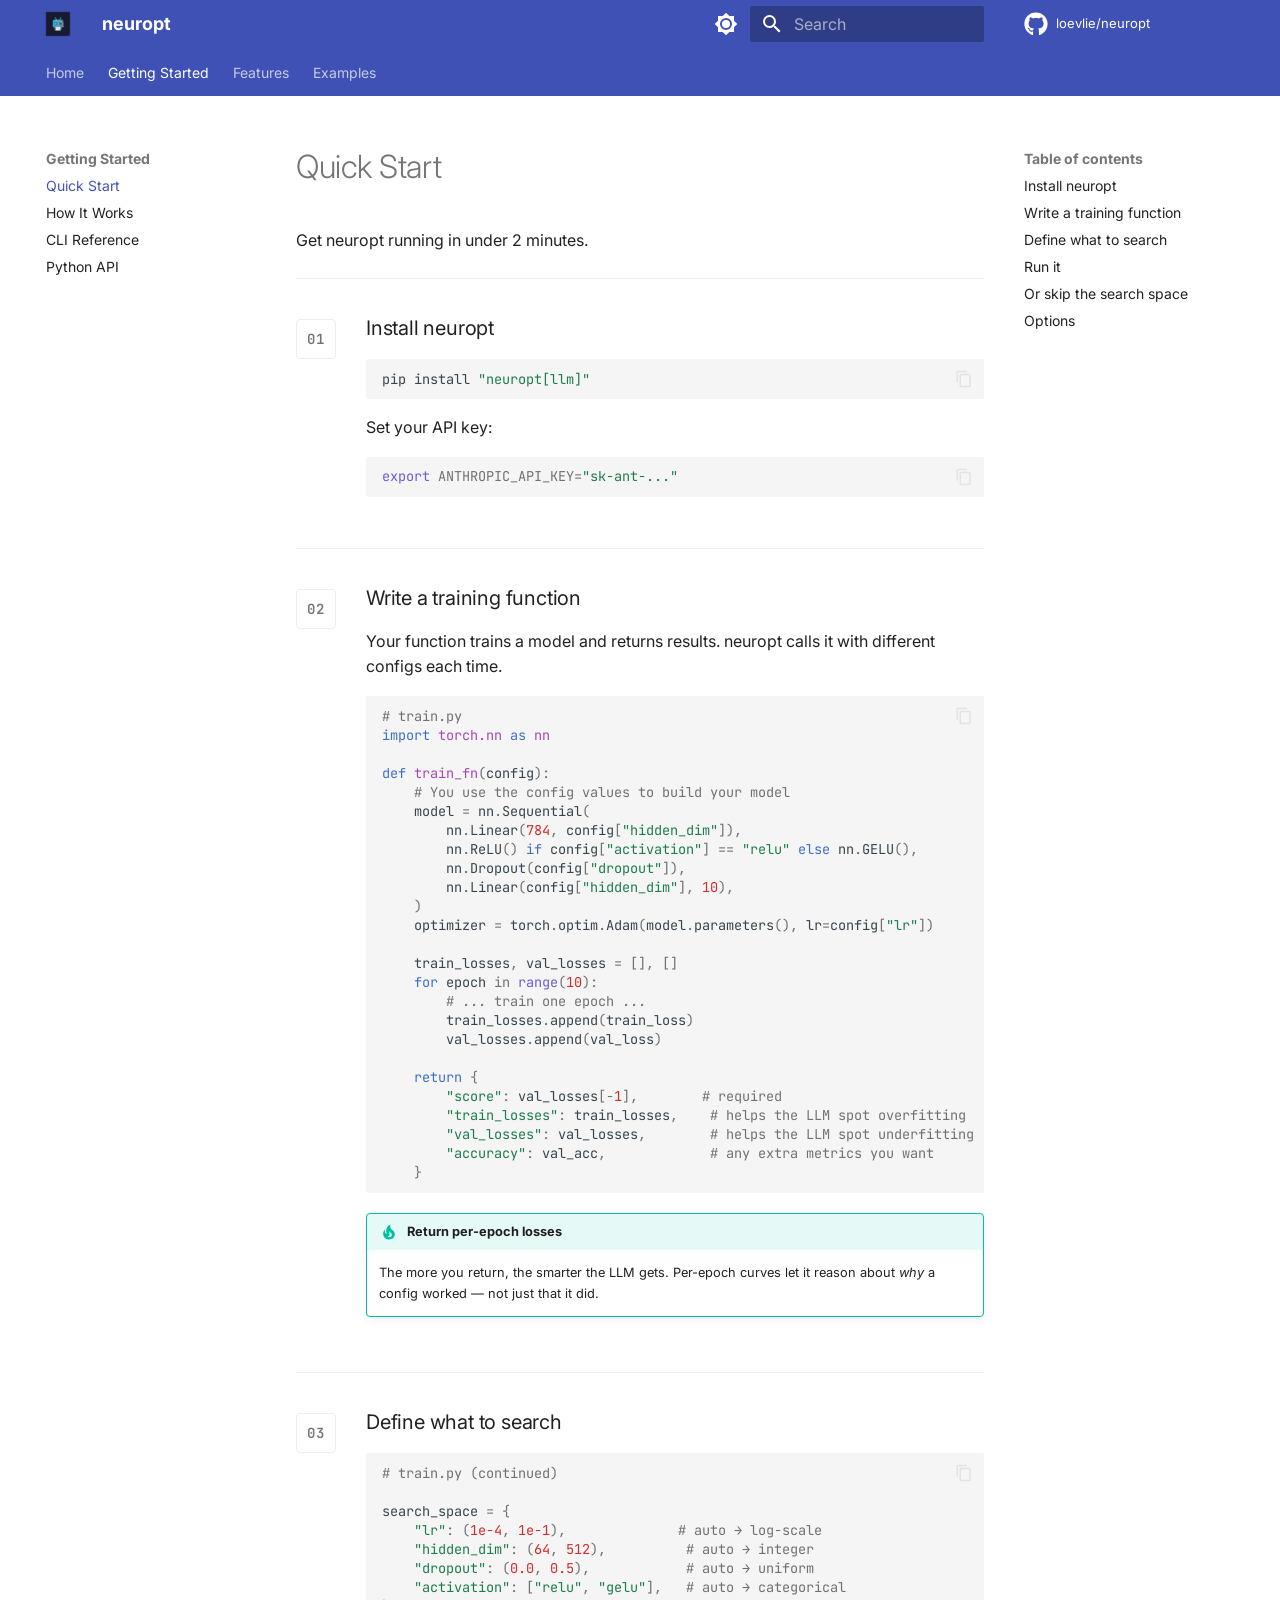
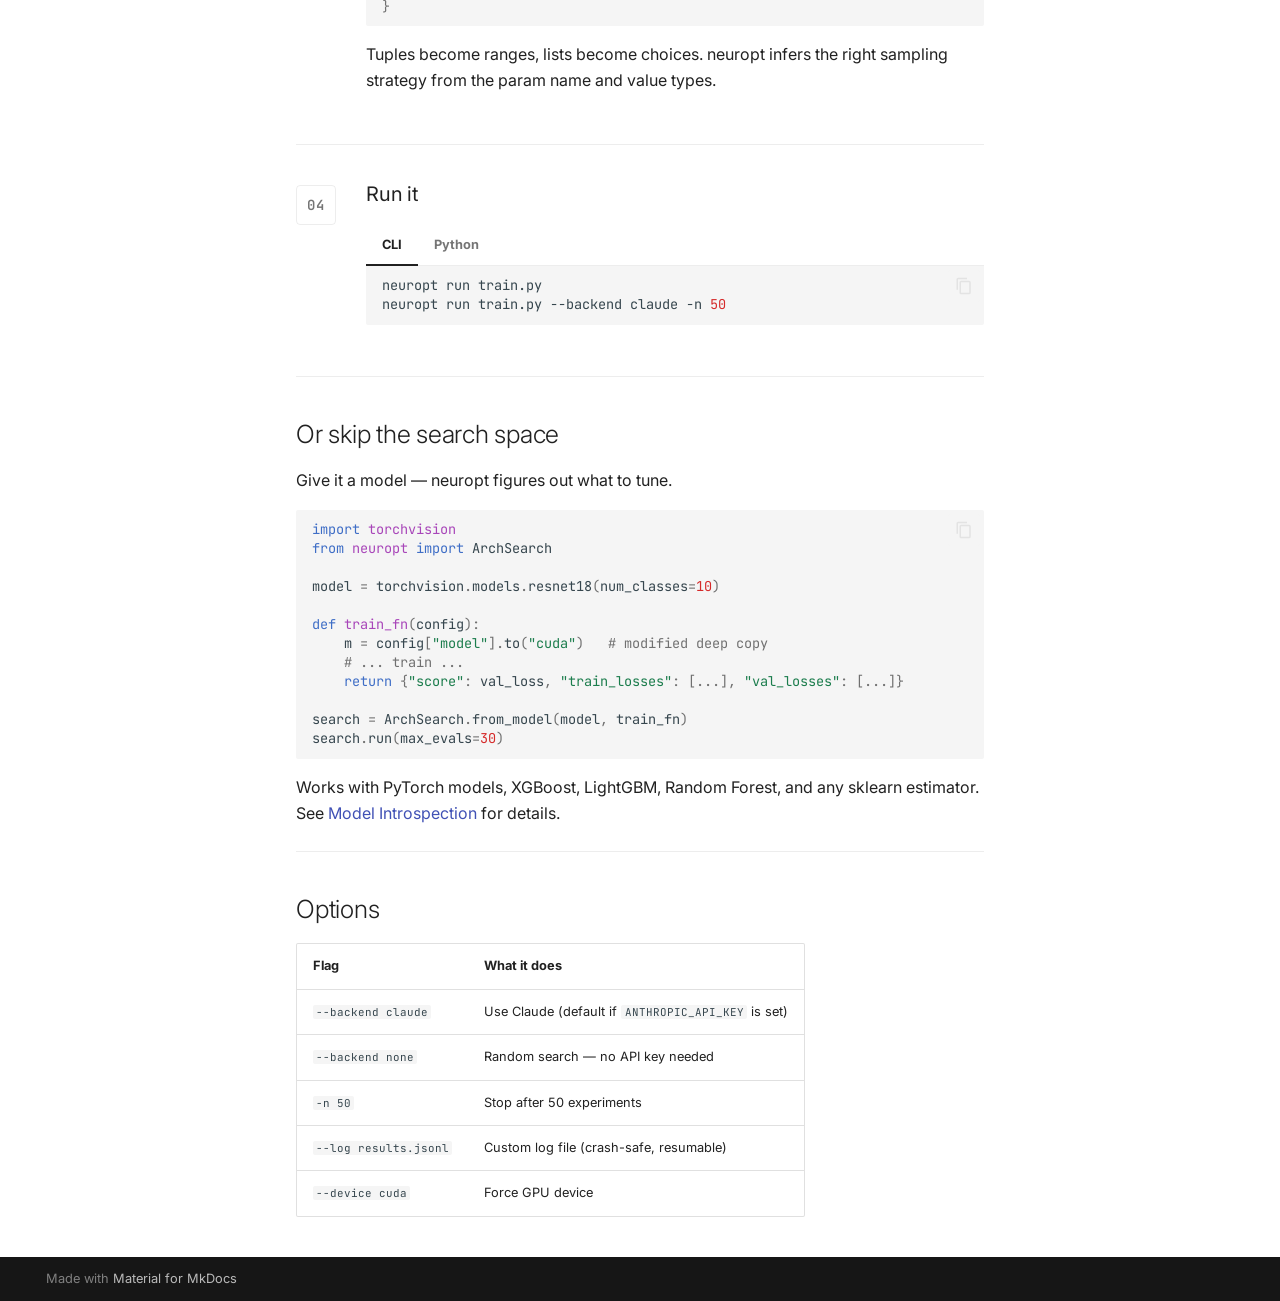
<file: quickstart/index.html>
<!doctype html>
<html lang="en" class="no-js">
  <head>
    
      <meta charset="utf-8">
      <meta name="viewport" content="width=device-width,initial-scale=1">
      
        <meta name="description" content="LLM-guided ML optimization — an LLM reads your training curves and designs your next experiment">
      
      
      
        <link rel="canonical" href="https://loevlie.github.io/neuropt/quickstart/">
      
      
        <link rel="prev" href="..">
      
      
        <link rel="next" href="../how-it-works/">
      
      
        
      
      
      <link rel="icon" href="../assets/icon.png">
      <meta name="generator" content="mkdocs-1.6.1, mkdocs-material-9.7.5">
    
    
      
        <title>Quick Start - neuropt</title>
      
    
    
      <link rel="stylesheet" href="../assets/stylesheets/main.484c7ddc.min.css">
      
        
        <link rel="stylesheet" href="../assets/stylesheets/palette.ab4e12ef.min.css">
      
      


    
    
      
    
    
      
        
        
        <link rel="preconnect" href="https://fonts.gstatic.com" crossorigin>
        <link rel="stylesheet" href="https://fonts.googleapis.com/css?family=Inter:300,300i,400,400i,700,700i%7CJetBrains+Mono:400,400i,700,700i&display=fallback">
        <style>:root{--md-text-font:"Inter";--md-code-font:"JetBrains Mono"}</style>
      
    
    
      <link rel="stylesheet" href="../stylesheets/extra.css">
    
    <script>__md_scope=new URL("..",location),__md_hash=e=>[...e].reduce(((e,_)=>(e<<5)-e+_.charCodeAt(0)),0),__md_get=(e,_=localStorage,t=__md_scope)=>JSON.parse(_.getItem(t.pathname+"."+e)),__md_set=(e,_,t=localStorage,a=__md_scope)=>{try{t.setItem(a.pathname+"."+e,JSON.stringify(_))}catch(e){}}</script>
    
      

    
    
  </head>
  
  
    
    
      
    
    
    
    
    <body dir="ltr" data-md-color-scheme="default" data-md-color-primary="indigo" data-md-color-accent="cyan">
  
    
    <input class="md-toggle" data-md-toggle="drawer" type="checkbox" id="__drawer" autocomplete="off">
    <input class="md-toggle" data-md-toggle="search" type="checkbox" id="__search" autocomplete="off">
    <label class="md-overlay" for="__drawer"></label>
    <div data-md-component="skip">
      
        
        <a href="#quick-start" class="md-skip">
          Skip to content
        </a>
      
    </div>
    <div data-md-component="announce">
      
    </div>
    
    
      

<header class="md-header" data-md-component="header">
  <nav class="md-header__inner md-grid" aria-label="Header">
    <a href=".." title="neuropt" class="md-header__button md-logo" aria-label="neuropt" data-md-component="logo">
      
  <img src="../assets/icon.png" alt="logo">

    </a>
    <label class="md-header__button md-icon" for="__drawer">
      
      <svg xmlns="http://www.w3.org/2000/svg" viewBox="0 0 24 24"><path d="M3 6h18v2H3zm0 5h18v2H3zm0 5h18v2H3z"/></svg>
    </label>
    <div class="md-header__title" data-md-component="header-title">
      <div class="md-header__ellipsis">
        <div class="md-header__topic">
          <span class="md-ellipsis">
            neuropt
          </span>
        </div>
        <div class="md-header__topic" data-md-component="header-topic">
          <span class="md-ellipsis">
            
              Quick Start
            
          </span>
        </div>
      </div>
    </div>
    
      
        <form class="md-header__option" data-md-component="palette">
  
    
    
    
    <input class="md-option" data-md-color-media="" data-md-color-scheme="default" data-md-color-primary="indigo" data-md-color-accent="cyan"  aria-label="Switch to dark mode"  type="radio" name="__palette" id="__palette_0">
    
      <label class="md-header__button md-icon" title="Switch to dark mode" for="__palette_1" hidden>
        <svg xmlns="http://www.w3.org/2000/svg" viewBox="0 0 24 24"><path d="M12 8a4 4 0 0 0-4 4 4 4 0 0 0 4 4 4 4 0 0 0 4-4 4 4 0 0 0-4-4m0 10a6 6 0 0 1-6-6 6 6 0 0 1 6-6 6 6 0 0 1 6 6 6 6 0 0 1-6 6m8-9.31V4h-4.69L12 .69 8.69 4H4v4.69L.69 12 4 15.31V20h4.69L12 23.31 15.31 20H20v-4.69L23.31 12z"/></svg>
      </label>
    
  
    
    
    
    <input class="md-option" data-md-color-media="" data-md-color-scheme="slate" data-md-color-primary="indigo" data-md-color-accent="cyan"  aria-label="Switch to light mode"  type="radio" name="__palette" id="__palette_1">
    
      <label class="md-header__button md-icon" title="Switch to light mode" for="__palette_0" hidden>
        <svg xmlns="http://www.w3.org/2000/svg" viewBox="0 0 24 24"><path d="M12 18c-.89 0-1.74-.2-2.5-.55C11.56 16.5 13 14.42 13 12s-1.44-4.5-3.5-5.45C10.26 6.2 11.11 6 12 6a6 6 0 0 1 6 6 6 6 0 0 1-6 6m8-9.31V4h-4.69L12 .69 8.69 4H4v4.69L.69 12 4 15.31V20h4.69L12 23.31 15.31 20H20v-4.69L23.31 12z"/></svg>
      </label>
    
  
</form>
      
    
    
      <script>var palette=__md_get("__palette");if(palette&&palette.color){if("(prefers-color-scheme)"===palette.color.media){var media=matchMedia("(prefers-color-scheme: light)"),input=document.querySelector(media.matches?"[data-md-color-media='(prefers-color-scheme: light)']":"[data-md-color-media='(prefers-color-scheme: dark)']");palette.color.media=input.getAttribute("data-md-color-media"),palette.color.scheme=input.getAttribute("data-md-color-scheme"),palette.color.primary=input.getAttribute("data-md-color-primary"),palette.color.accent=input.getAttribute("data-md-color-accent")}for(var[key,value]of Object.entries(palette.color))document.body.setAttribute("data-md-color-"+key,value)}</script>
    
    
    
      
      
        <label class="md-header__button md-icon" for="__search">
          
          <svg xmlns="http://www.w3.org/2000/svg" viewBox="0 0 24 24"><path d="M9.5 3A6.5 6.5 0 0 1 16 9.5c0 1.61-.59 3.09-1.56 4.23l.27.27h.79l5 5-1.5 1.5-5-5v-.79l-.27-.27A6.52 6.52 0 0 1 9.5 16 6.5 6.5 0 0 1 3 9.5 6.5 6.5 0 0 1 9.5 3m0 2C7 5 5 7 5 9.5S7 14 9.5 14 14 12 14 9.5 12 5 9.5 5"/></svg>
        </label>
        <div class="md-search" data-md-component="search" role="dialog">
  <label class="md-search__overlay" for="__search"></label>
  <div class="md-search__inner" role="search">
    <form class="md-search__form" name="search">
      <input type="text" class="md-search__input" name="query" aria-label="Search" placeholder="Search" autocapitalize="off" autocorrect="off" autocomplete="off" spellcheck="false" data-md-component="search-query" required>
      <label class="md-search__icon md-icon" for="__search">
        
        <svg xmlns="http://www.w3.org/2000/svg" viewBox="0 0 24 24"><path d="M9.5 3A6.5 6.5 0 0 1 16 9.5c0 1.61-.59 3.09-1.56 4.23l.27.27h.79l5 5-1.5 1.5-5-5v-.79l-.27-.27A6.52 6.52 0 0 1 9.5 16 6.5 6.5 0 0 1 3 9.5 6.5 6.5 0 0 1 9.5 3m0 2C7 5 5 7 5 9.5S7 14 9.5 14 14 12 14 9.5 12 5 9.5 5"/></svg>
        
        <svg xmlns="http://www.w3.org/2000/svg" viewBox="0 0 24 24"><path d="M20 11v2H8l5.5 5.5-1.42 1.42L4.16 12l7.92-7.92L13.5 5.5 8 11z"/></svg>
      </label>
      <nav class="md-search__options" aria-label="Search">
        
        <button type="reset" class="md-search__icon md-icon" title="Clear" aria-label="Clear" tabindex="-1">
          
          <svg xmlns="http://www.w3.org/2000/svg" viewBox="0 0 24 24"><path d="M19 6.41 17.59 5 12 10.59 6.41 5 5 6.41 10.59 12 5 17.59 6.41 19 12 13.41 17.59 19 19 17.59 13.41 12z"/></svg>
        </button>
      </nav>
      
        <div class="md-search__suggest" data-md-component="search-suggest"></div>
      
    </form>
    <div class="md-search__output">
      <div class="md-search__scrollwrap" tabindex="0" data-md-scrollfix>
        <div class="md-search-result" data-md-component="search-result">
          <div class="md-search-result__meta">
            Initializing search
          </div>
          <ol class="md-search-result__list" role="presentation"></ol>
        </div>
      </div>
    </div>
  </div>
</div>
      
    
    
      <div class="md-header__source">
        <a href="https://github.com/loevlie/neuropt" title="Go to repository" class="md-source" data-md-component="source">
  <div class="md-source__icon md-icon">
    
    <svg xmlns="http://www.w3.org/2000/svg" viewBox="0 0 512 512"><!--! Font Awesome Free 7.1.0 by @fontawesome - https://fontawesome.com License - https://fontawesome.com/license/free (Icons: CC BY 4.0, Fonts: SIL OFL 1.1, Code: MIT License) Copyright 2025 Fonticons, Inc.--><path d="M173.9 397.4c0 2-2.3 3.6-5.2 3.6-3.3.3-5.6-1.3-5.6-3.6 0-2 2.3-3.6 5.2-3.6 3-.3 5.6 1.3 5.6 3.6m-31.1-4.5c-.7 2 1.3 4.3 4.3 4.9 2.6 1 5.6 0 6.2-2s-1.3-4.3-4.3-5.2c-2.6-.7-5.5.3-6.2 2.3m44.2-1.7c-2.9.7-4.9 2.6-4.6 4.9.3 2 2.9 3.3 5.9 2.6 2.9-.7 4.9-2.6 4.6-4.6-.3-1.9-3-3.2-5.9-2.9M252.8 8C114.1 8 8 113.3 8 252c0 110.9 69.8 205.8 169.5 239.2 12.8 2.3 17.3-5.6 17.3-12.1 0-6.2-.3-40.4-.3-61.4 0 0-70 15-84.7-29.8 0 0-11.4-29.1-27.8-36.6 0 0-22.9-15.7 1.6-15.4 0 0 24.9 2 38.6 25.8 21.9 38.6 58.6 27.5 72.9 20.9 2.3-16 8.8-27.1 16-33.7-55.9-6.2-112.3-14.3-112.3-110.5 0-27.5 7.6-41.3 23.6-58.9-2.6-6.5-11.1-33.3 2.6-67.9 20.9-6.5 69 27 69 27 20-5.6 41.5-8.5 62.8-8.5s42.8 2.9 62.8 8.5c0 0 48.1-33.6 69-27 13.7 34.7 5.2 61.4 2.6 67.9 16 17.7 25.8 31.5 25.8 58.9 0 96.5-58.9 104.2-114.8 110.5 9.2 7.9 17 22.9 17 46.4 0 33.7-.3 75.4-.3 83.6 0 6.5 4.6 14.4 17.3 12.1C436.2 457.8 504 362.9 504 252 504 113.3 391.5 8 252.8 8M105.2 352.9c-1.3 1-1 3.3.7 5.2 1.6 1.6 3.9 2.3 5.2 1 1.3-1 1-3.3-.7-5.2-1.6-1.6-3.9-2.3-5.2-1m-10.8-8.1c-.7 1.3.3 2.9 2.3 3.9 1.6 1 3.6.7 4.3-.7.7-1.3-.3-2.9-2.3-3.9-2-.6-3.6-.3-4.3.7m32.4 35.6c-1.6 1.3-1 4.3 1.3 6.2 2.3 2.3 5.2 2.6 6.5 1 1.3-1.3.7-4.3-1.3-6.2-2.2-2.3-5.2-2.6-6.5-1m-11.4-14.7c-1.6 1-1.6 3.6 0 5.9s4.3 3.3 5.6 2.3c1.6-1.3 1.6-3.9 0-6.2-1.4-2.3-4-3.3-5.6-2"/></svg>
  </div>
  <div class="md-source__repository">
    loevlie/neuropt
  </div>
</a>
      </div>
    
  </nav>
  
</header>
    
    <div class="md-container" data-md-component="container">
      
      
        
          
            
<nav class="md-tabs" aria-label="Tabs" data-md-component="tabs">
  <div class="md-grid">
    <ul class="md-tabs__list">
      
        
  
  
  
  
    <li class="md-tabs__item">
      <a href=".." class="md-tabs__link">
        
  
  
    
  
  Home

      </a>
    </li>
  

      
        
  
  
  
    
  
  
    
    
      <li class="md-tabs__item md-tabs__item--active">
        <a href="./" class="md-tabs__link">
          
  
  
  Getting Started

        </a>
      </li>
    
  

      
        
  
  
  
  
    
    
      <li class="md-tabs__item">
        <a href="../introspection/" class="md-tabs__link">
          
  
  
  Features

        </a>
      </li>
    
  

      
        
  
  
  
  
    
    
      <li class="md-tabs__item">
        <a href="../examples/" class="md-tabs__link">
          
  
  
  Examples

        </a>
      </li>
    
  

      
    </ul>
  </div>
</nav>
          
        
      
      <main class="md-main" data-md-component="main">
        <div class="md-main__inner md-grid">
          
            
              
              <div class="md-sidebar md-sidebar--primary" data-md-component="sidebar" data-md-type="navigation" >
                <div class="md-sidebar__scrollwrap">
                  <div class="md-sidebar__inner">
                    


  


<nav class="md-nav md-nav--primary md-nav--lifted" aria-label="Navigation" data-md-level="0">
  <label class="md-nav__title" for="__drawer">
    <a href=".." title="neuropt" class="md-nav__button md-logo" aria-label="neuropt" data-md-component="logo">
      
  <img src="../assets/icon.png" alt="logo">

    </a>
    neuropt
  </label>
  
    <div class="md-nav__source">
      <a href="https://github.com/loevlie/neuropt" title="Go to repository" class="md-source" data-md-component="source">
  <div class="md-source__icon md-icon">
    
    <svg xmlns="http://www.w3.org/2000/svg" viewBox="0 0 512 512"><!--! Font Awesome Free 7.1.0 by @fontawesome - https://fontawesome.com License - https://fontawesome.com/license/free (Icons: CC BY 4.0, Fonts: SIL OFL 1.1, Code: MIT License) Copyright 2025 Fonticons, Inc.--><path d="M173.9 397.4c0 2-2.3 3.6-5.2 3.6-3.3.3-5.6-1.3-5.6-3.6 0-2 2.3-3.6 5.2-3.6 3-.3 5.6 1.3 5.6 3.6m-31.1-4.5c-.7 2 1.3 4.3 4.3 4.9 2.6 1 5.6 0 6.2-2s-1.3-4.3-4.3-5.2c-2.6-.7-5.5.3-6.2 2.3m44.2-1.7c-2.9.7-4.9 2.6-4.6 4.9.3 2 2.9 3.3 5.9 2.6 2.9-.7 4.9-2.6 4.6-4.6-.3-1.9-3-3.2-5.9-2.9M252.8 8C114.1 8 8 113.3 8 252c0 110.9 69.8 205.8 169.5 239.2 12.8 2.3 17.3-5.6 17.3-12.1 0-6.2-.3-40.4-.3-61.4 0 0-70 15-84.7-29.8 0 0-11.4-29.1-27.8-36.6 0 0-22.9-15.7 1.6-15.4 0 0 24.9 2 38.6 25.8 21.9 38.6 58.6 27.5 72.9 20.9 2.3-16 8.8-27.1 16-33.7-55.9-6.2-112.3-14.3-112.3-110.5 0-27.5 7.6-41.3 23.6-58.9-2.6-6.5-11.1-33.3 2.6-67.9 20.9-6.5 69 27 69 27 20-5.6 41.5-8.5 62.8-8.5s42.8 2.9 62.8 8.5c0 0 48.1-33.6 69-27 13.7 34.7 5.2 61.4 2.6 67.9 16 17.7 25.8 31.5 25.8 58.9 0 96.5-58.9 104.2-114.8 110.5 9.2 7.9 17 22.9 17 46.4 0 33.7-.3 75.4-.3 83.6 0 6.5 4.6 14.4 17.3 12.1C436.2 457.8 504 362.9 504 252 504 113.3 391.5 8 252.8 8M105.2 352.9c-1.3 1-1 3.3.7 5.2 1.6 1.6 3.9 2.3 5.2 1 1.3-1 1-3.3-.7-5.2-1.6-1.6-3.9-2.3-5.2-1m-10.8-8.1c-.7 1.3.3 2.9 2.3 3.9 1.6 1 3.6.7 4.3-.7.7-1.3-.3-2.9-2.3-3.9-2-.6-3.6-.3-4.3.7m32.4 35.6c-1.6 1.3-1 4.3 1.3 6.2 2.3 2.3 5.2 2.6 6.5 1 1.3-1.3.7-4.3-1.3-6.2-2.2-2.3-5.2-2.6-6.5-1m-11.4-14.7c-1.6 1-1.6 3.6 0 5.9s4.3 3.3 5.6 2.3c1.6-1.3 1.6-3.9 0-6.2-1.4-2.3-4-3.3-5.6-2"/></svg>
  </div>
  <div class="md-source__repository">
    loevlie/neuropt
  </div>
</a>
    </div>
  
  <ul class="md-nav__list" data-md-scrollfix>
    
      
      
  
  
  
  
    <li class="md-nav__item">
      <a href=".." class="md-nav__link">
        
  
  
  <span class="md-ellipsis">
    
  
    Home
  

    
  </span>
  
  

      </a>
    </li>
  

    
      
      
  
  
    
  
  
  
    
    
    
    
      
        
        
      
      
        
      
    
    
    <li class="md-nav__item md-nav__item--active md-nav__item--section md-nav__item--nested">
      
        
        
        <input class="md-nav__toggle md-toggle " type="checkbox" id="__nav_2" checked>
        
          
          <label class="md-nav__link" for="__nav_2" id="__nav_2_label" tabindex="">
            
  
  
  <span class="md-ellipsis">
    
  
    Getting Started
  

    
  </span>
  
  

            <span class="md-nav__icon md-icon"></span>
          </label>
        
        <nav class="md-nav" data-md-level="1" aria-labelledby="__nav_2_label" aria-expanded="true">
          <label class="md-nav__title" for="__nav_2">
            <span class="md-nav__icon md-icon"></span>
            
  
    Getting Started
  

          </label>
          <ul class="md-nav__list" data-md-scrollfix>
            
              
                
  
  
    
  
  
  
    <li class="md-nav__item md-nav__item--active">
      
      <input class="md-nav__toggle md-toggle" type="checkbox" id="__toc">
      
      
        
      
      
        <label class="md-nav__link md-nav__link--active" for="__toc">
          
  
  
  <span class="md-ellipsis">
    
  
    Quick Start
  

    
  </span>
  
  

          <span class="md-nav__icon md-icon"></span>
        </label>
      
      <a href="./" class="md-nav__link md-nav__link--active">
        
  
  
  <span class="md-ellipsis">
    
  
    Quick Start
  

    
  </span>
  
  

      </a>
      
        

<nav class="md-nav md-nav--secondary" aria-label="Table of contents">
  
  
  
    
  
  
    <label class="md-nav__title" for="__toc">
      <span class="md-nav__icon md-icon"></span>
      Table of contents
    </label>
    <ul class="md-nav__list" data-md-component="toc" data-md-scrollfix>
      
        <li class="md-nav__item">
  <a href="#install-neuropt" class="md-nav__link">
    <span class="md-ellipsis">
      
        Install neuropt
      
    </span>
  </a>
  
</li>
      
        <li class="md-nav__item">
  <a href="#write-a-training-function" class="md-nav__link">
    <span class="md-ellipsis">
      
        Write a training function
      
    </span>
  </a>
  
</li>
      
        <li class="md-nav__item">
  <a href="#define-what-to-search" class="md-nav__link">
    <span class="md-ellipsis">
      
        Define what to search
      
    </span>
  </a>
  
</li>
      
        <li class="md-nav__item">
  <a href="#run-it" class="md-nav__link">
    <span class="md-ellipsis">
      
        Run it
      
    </span>
  </a>
  
</li>
      
        <li class="md-nav__item">
  <a href="#or-skip-the-search-space" class="md-nav__link">
    <span class="md-ellipsis">
      
        Or skip the search space
      
    </span>
  </a>
  
</li>
      
        <li class="md-nav__item">
  <a href="#options" class="md-nav__link">
    <span class="md-ellipsis">
      
        Options
      
    </span>
  </a>
  
</li>
      
    </ul>
  
</nav>
      
    </li>
  

              
            
              
                
  
  
  
  
    <li class="md-nav__item">
      <a href="../how-it-works/" class="md-nav__link">
        
  
  
  <span class="md-ellipsis">
    
  
    How It Works
  

    
  </span>
  
  

      </a>
    </li>
  

              
            
              
                
  
  
  
  
    <li class="md-nav__item">
      <a href="../cli/" class="md-nav__link">
        
  
  
  <span class="md-ellipsis">
    
  
    CLI Reference
  

    
  </span>
  
  

      </a>
    </li>
  

              
            
              
                
  
  
  
  
    <li class="md-nav__item">
      <a href="../api/" class="md-nav__link">
        
  
  
  <span class="md-ellipsis">
    
  
    Python API
  

    
  </span>
  
  

      </a>
    </li>
  

              
            
          </ul>
        </nav>
      
    </li>
  

    
      
      
  
  
  
  
    
    
    
    
      
      
        
      
    
    
    <li class="md-nav__item md-nav__item--nested">
      
        
        
        <input class="md-nav__toggle md-toggle " type="checkbox" id="__nav_3" >
        
          
          <label class="md-nav__link" for="__nav_3" id="__nav_3_label" tabindex="0">
            
  
  
  <span class="md-ellipsis">
    
  
    Features
  

    
  </span>
  
  

            <span class="md-nav__icon md-icon"></span>
          </label>
        
        <nav class="md-nav" data-md-level="1" aria-labelledby="__nav_3_label" aria-expanded="false">
          <label class="md-nav__title" for="__nav_3">
            <span class="md-nav__icon md-icon"></span>
            
  
    Features
  

          </label>
          <ul class="md-nav__list" data-md-scrollfix>
            
              
                
  
  
  
  
    <li class="md-nav__item">
      <a href="../introspection/" class="md-nav__link">
        
  
  
  <span class="md-ellipsis">
    
  
    Model Introspection
  

    
  </span>
  
  

      </a>
    </li>
  

              
            
              
                
  
  
  
  
    <li class="md-nav__item">
      <a href="../fine-tuning/" class="md-nav__link">
        
  
  
  <span class="md-ellipsis">
    
  
    Fine-Tuning
  

    
  </span>
  
  

      </a>
    </li>
  

              
            
          </ul>
        </nav>
      
    </li>
  

    
      
      
  
  
  
  
    
    
    
    
      
      
        
      
    
    
    <li class="md-nav__item md-nav__item--nested">
      
        
        
        <input class="md-nav__toggle md-toggle " type="checkbox" id="__nav_4" >
        
          
          <label class="md-nav__link" for="__nav_4" id="__nav_4_label" tabindex="0">
            
  
  
  <span class="md-ellipsis">
    
  
    Examples
  

    
  </span>
  
  

            <span class="md-nav__icon md-icon"></span>
          </label>
        
        <nav class="md-nav" data-md-level="1" aria-labelledby="__nav_4_label" aria-expanded="false">
          <label class="md-nav__title" for="__nav_4">
            <span class="md-nav__icon md-icon"></span>
            
  
    Examples
  

          </label>
          <ul class="md-nav__list" data-md-scrollfix>
            
              
                
  
  
  
  
    <li class="md-nav__item">
      <a href="../examples/" class="md-nav__link">
        
  
  
  <span class="md-ellipsis">
    
  
    PyTorch
  

    
  </span>
  
  

      </a>
    </li>
  

              
            
              
                
  
  
  
  
    <li class="md-nav__item">
      <a href="../xgboost/" class="md-nav__link">
        
  
  
  <span class="md-ellipsis">
    
  
    XGBoost & sklearn
  

    
  </span>
  
  

      </a>
    </li>
  

              
            
              
                
  
  
  
  
    <li class="md-nav__item">
      <a href="../benchmarks/" class="md-nav__link">
        
  
  
  <span class="md-ellipsis">
    
  
    Benchmarks
  

    
  </span>
  
  

      </a>
    </li>
  

              
            
          </ul>
        </nav>
      
    </li>
  

    
  </ul>
</nav>
                  </div>
                </div>
              </div>
            
            
              
              <div class="md-sidebar md-sidebar--secondary" data-md-component="sidebar" data-md-type="toc" >
                <div class="md-sidebar__scrollwrap">
                  <div class="md-sidebar__inner">
                    

<nav class="md-nav md-nav--secondary" aria-label="Table of contents">
  
  
  
    
  
  
    <label class="md-nav__title" for="__toc">
      <span class="md-nav__icon md-icon"></span>
      Table of contents
    </label>
    <ul class="md-nav__list" data-md-component="toc" data-md-scrollfix>
      
        <li class="md-nav__item">
  <a href="#install-neuropt" class="md-nav__link">
    <span class="md-ellipsis">
      
        Install neuropt
      
    </span>
  </a>
  
</li>
      
        <li class="md-nav__item">
  <a href="#write-a-training-function" class="md-nav__link">
    <span class="md-ellipsis">
      
        Write a training function
      
    </span>
  </a>
  
</li>
      
        <li class="md-nav__item">
  <a href="#define-what-to-search" class="md-nav__link">
    <span class="md-ellipsis">
      
        Define what to search
      
    </span>
  </a>
  
</li>
      
        <li class="md-nav__item">
  <a href="#run-it" class="md-nav__link">
    <span class="md-ellipsis">
      
        Run it
      
    </span>
  </a>
  
</li>
      
        <li class="md-nav__item">
  <a href="#or-skip-the-search-space" class="md-nav__link">
    <span class="md-ellipsis">
      
        Or skip the search space
      
    </span>
  </a>
  
</li>
      
        <li class="md-nav__item">
  <a href="#options" class="md-nav__link">
    <span class="md-ellipsis">
      
        Options
      
    </span>
  </a>
  
</li>
      
    </ul>
  
</nav>
                  </div>
                </div>
              </div>
            
          
          
            <div class="md-content" data-md-component="content">
              
              <article class="md-content__inner md-typeset">
                
                  


  
  


<h1 id="quick-start">Quick Start</h1>
<p>Get neuropt running in under 2 minutes.</p>
<hr />
<div class="step">
<div class="step-number">01</div>
<div class="step-content">
<h3 id="install-neuropt">Install neuropt</h3>
<div class="highlight"><pre><span></span><code><a id="__codelineno-0-1" name="__codelineno-0-1" href="#__codelineno-0-1"></a>pip<span class="w"> </span>install<span class="w"> </span><span class="s2">&quot;neuropt[llm]&quot;</span>
</code></pre></div>
<p>Set your API key:</p>
<div class="highlight"><pre><span></span><code><a id="__codelineno-1-1" name="__codelineno-1-1" href="#__codelineno-1-1"></a><span class="nb">export</span><span class="w"> </span><span class="nv">ANTHROPIC_API_KEY</span><span class="o">=</span><span class="s2">&quot;sk-ant-...&quot;</span>
</code></pre></div>
</div>
</div>
<hr />
<div class="step">
<div class="step-number">02</div>
<div class="step-content">
<h3 id="write-a-training-function">Write a training function</h3>
<p>Your function trains a model and returns results. neuropt calls it with different configs each time.</p>
<div class="highlight"><pre><span></span><code><a id="__codelineno-2-1" name="__codelineno-2-1" href="#__codelineno-2-1"></a><span class="c1"># train.py</span>
<a id="__codelineno-2-2" name="__codelineno-2-2" href="#__codelineno-2-2"></a><span class="kn">import</span><span class="w"> </span><span class="nn">torch.nn</span><span class="w"> </span><span class="k">as</span><span class="w"> </span><span class="nn">nn</span>
<a id="__codelineno-2-3" name="__codelineno-2-3" href="#__codelineno-2-3"></a>
<a id="__codelineno-2-4" name="__codelineno-2-4" href="#__codelineno-2-4"></a><span class="k">def</span><span class="w"> </span><span class="nf">train_fn</span><span class="p">(</span><span class="n">config</span><span class="p">):</span>
<a id="__codelineno-2-5" name="__codelineno-2-5" href="#__codelineno-2-5"></a>    <span class="c1"># You use the config values to build your model</span>
<a id="__codelineno-2-6" name="__codelineno-2-6" href="#__codelineno-2-6"></a>    <span class="n">model</span> <span class="o">=</span> <span class="n">nn</span><span class="o">.</span><span class="n">Sequential</span><span class="p">(</span>
<a id="__codelineno-2-7" name="__codelineno-2-7" href="#__codelineno-2-7"></a>        <span class="n">nn</span><span class="o">.</span><span class="n">Linear</span><span class="p">(</span><span class="mi">784</span><span class="p">,</span> <span class="n">config</span><span class="p">[</span><span class="s2">&quot;hidden_dim&quot;</span><span class="p">]),</span>
<a id="__codelineno-2-8" name="__codelineno-2-8" href="#__codelineno-2-8"></a>        <span class="n">nn</span><span class="o">.</span><span class="n">ReLU</span><span class="p">()</span> <span class="k">if</span> <span class="n">config</span><span class="p">[</span><span class="s2">&quot;activation&quot;</span><span class="p">]</span> <span class="o">==</span> <span class="s2">&quot;relu&quot;</span> <span class="k">else</span> <span class="n">nn</span><span class="o">.</span><span class="n">GELU</span><span class="p">(),</span>
<a id="__codelineno-2-9" name="__codelineno-2-9" href="#__codelineno-2-9"></a>        <span class="n">nn</span><span class="o">.</span><span class="n">Dropout</span><span class="p">(</span><span class="n">config</span><span class="p">[</span><span class="s2">&quot;dropout&quot;</span><span class="p">]),</span>
<a id="__codelineno-2-10" name="__codelineno-2-10" href="#__codelineno-2-10"></a>        <span class="n">nn</span><span class="o">.</span><span class="n">Linear</span><span class="p">(</span><span class="n">config</span><span class="p">[</span><span class="s2">&quot;hidden_dim&quot;</span><span class="p">],</span> <span class="mi">10</span><span class="p">),</span>
<a id="__codelineno-2-11" name="__codelineno-2-11" href="#__codelineno-2-11"></a>    <span class="p">)</span>
<a id="__codelineno-2-12" name="__codelineno-2-12" href="#__codelineno-2-12"></a>    <span class="n">optimizer</span> <span class="o">=</span> <span class="n">torch</span><span class="o">.</span><span class="n">optim</span><span class="o">.</span><span class="n">Adam</span><span class="p">(</span><span class="n">model</span><span class="o">.</span><span class="n">parameters</span><span class="p">(),</span> <span class="n">lr</span><span class="o">=</span><span class="n">config</span><span class="p">[</span><span class="s2">&quot;lr&quot;</span><span class="p">])</span>
<a id="__codelineno-2-13" name="__codelineno-2-13" href="#__codelineno-2-13"></a>
<a id="__codelineno-2-14" name="__codelineno-2-14" href="#__codelineno-2-14"></a>    <span class="n">train_losses</span><span class="p">,</span> <span class="n">val_losses</span> <span class="o">=</span> <span class="p">[],</span> <span class="p">[]</span>
<a id="__codelineno-2-15" name="__codelineno-2-15" href="#__codelineno-2-15"></a>    <span class="k">for</span> <span class="n">epoch</span> <span class="ow">in</span> <span class="nb">range</span><span class="p">(</span><span class="mi">10</span><span class="p">):</span>
<a id="__codelineno-2-16" name="__codelineno-2-16" href="#__codelineno-2-16"></a>        <span class="c1"># ... train one epoch ...</span>
<a id="__codelineno-2-17" name="__codelineno-2-17" href="#__codelineno-2-17"></a>        <span class="n">train_losses</span><span class="o">.</span><span class="n">append</span><span class="p">(</span><span class="n">train_loss</span><span class="p">)</span>
<a id="__codelineno-2-18" name="__codelineno-2-18" href="#__codelineno-2-18"></a>        <span class="n">val_losses</span><span class="o">.</span><span class="n">append</span><span class="p">(</span><span class="n">val_loss</span><span class="p">)</span>
<a id="__codelineno-2-19" name="__codelineno-2-19" href="#__codelineno-2-19"></a>
<a id="__codelineno-2-20" name="__codelineno-2-20" href="#__codelineno-2-20"></a>    <span class="k">return</span> <span class="p">{</span>
<a id="__codelineno-2-21" name="__codelineno-2-21" href="#__codelineno-2-21"></a>        <span class="s2">&quot;score&quot;</span><span class="p">:</span> <span class="n">val_losses</span><span class="p">[</span><span class="o">-</span><span class="mi">1</span><span class="p">],</span>        <span class="c1"># required</span>
<a id="__codelineno-2-22" name="__codelineno-2-22" href="#__codelineno-2-22"></a>        <span class="s2">&quot;train_losses&quot;</span><span class="p">:</span> <span class="n">train_losses</span><span class="p">,</span>    <span class="c1"># helps the LLM spot overfitting</span>
<a id="__codelineno-2-23" name="__codelineno-2-23" href="#__codelineno-2-23"></a>        <span class="s2">&quot;val_losses&quot;</span><span class="p">:</span> <span class="n">val_losses</span><span class="p">,</span>        <span class="c1"># helps the LLM spot underfitting</span>
<a id="__codelineno-2-24" name="__codelineno-2-24" href="#__codelineno-2-24"></a>        <span class="s2">&quot;accuracy&quot;</span><span class="p">:</span> <span class="n">val_acc</span><span class="p">,</span>             <span class="c1"># any extra metrics you want</span>
<a id="__codelineno-2-25" name="__codelineno-2-25" href="#__codelineno-2-25"></a>    <span class="p">}</span>
</code></pre></div>
<div class="admonition tip">
<p class="admonition-title">Return per-epoch losses</p>
<p>The more you return, the smarter the LLM gets. Per-epoch curves let it reason about <em>why</em> a config worked — not just that it did.</p>
</div>
</div>
</div>
<hr />
<div class="step">
<div class="step-number">03</div>
<div class="step-content">
<h3 id="define-what-to-search">Define what to search</h3>
<div class="highlight"><pre><span></span><code><a id="__codelineno-3-1" name="__codelineno-3-1" href="#__codelineno-3-1"></a><span class="c1"># train.py (continued)</span>
<a id="__codelineno-3-2" name="__codelineno-3-2" href="#__codelineno-3-2"></a>
<a id="__codelineno-3-3" name="__codelineno-3-3" href="#__codelineno-3-3"></a><span class="n">search_space</span> <span class="o">=</span> <span class="p">{</span>
<a id="__codelineno-3-4" name="__codelineno-3-4" href="#__codelineno-3-4"></a>    <span class="s2">&quot;lr&quot;</span><span class="p">:</span> <span class="p">(</span><span class="mf">1e-4</span><span class="p">,</span> <span class="mf">1e-1</span><span class="p">),</span>              <span class="c1"># auto → log-scale</span>
<a id="__codelineno-3-5" name="__codelineno-3-5" href="#__codelineno-3-5"></a>    <span class="s2">&quot;hidden_dim&quot;</span><span class="p">:</span> <span class="p">(</span><span class="mi">64</span><span class="p">,</span> <span class="mi">512</span><span class="p">),</span>          <span class="c1"># auto → integer</span>
<a id="__codelineno-3-6" name="__codelineno-3-6" href="#__codelineno-3-6"></a>    <span class="s2">&quot;dropout&quot;</span><span class="p">:</span> <span class="p">(</span><span class="mf">0.0</span><span class="p">,</span> <span class="mf">0.5</span><span class="p">),</span>            <span class="c1"># auto → uniform</span>
<a id="__codelineno-3-7" name="__codelineno-3-7" href="#__codelineno-3-7"></a>    <span class="s2">&quot;activation&quot;</span><span class="p">:</span> <span class="p">[</span><span class="s2">&quot;relu&quot;</span><span class="p">,</span> <span class="s2">&quot;gelu&quot;</span><span class="p">],</span>   <span class="c1"># auto → categorical</span>
<a id="__codelineno-3-8" name="__codelineno-3-8" href="#__codelineno-3-8"></a><span class="p">}</span>
</code></pre></div>
<p>Tuples become ranges, lists become choices. neuropt infers the right sampling strategy from the param name and value types.</p>
</div>
</div>
<hr />
<div class="step">
<div class="step-number">04</div>
<div class="step-content">
<h3 id="run-it">Run it</h3>
<div class="tabbed-set tabbed-alternate" data-tabs="1:2"><input checked="checked" id="__tabbed_1_1" name="__tabbed_1" type="radio" /><input id="__tabbed_1_2" name="__tabbed_1" type="radio" /><div class="tabbed-labels"><label for="__tabbed_1_1">CLI</label><label for="__tabbed_1_2">Python</label></div>
<div class="tabbed-content">
<div class="tabbed-block">
<div class="highlight"><pre><span></span><code><a id="__codelineno-4-1" name="__codelineno-4-1" href="#__codelineno-4-1"></a>neuropt<span class="w"> </span>run<span class="w"> </span>train.py
<a id="__codelineno-4-2" name="__codelineno-4-2" href="#__codelineno-4-2"></a>neuropt<span class="w"> </span>run<span class="w"> </span>train.py<span class="w"> </span>--backend<span class="w"> </span>claude<span class="w"> </span>-n<span class="w"> </span><span class="m">50</span>
</code></pre></div>
</div>
<div class="tabbed-block">
<div class="highlight"><pre><span></span><code><a id="__codelineno-5-1" name="__codelineno-5-1" href="#__codelineno-5-1"></a><span class="kn">from</span><span class="w"> </span><span class="nn">neuropt</span><span class="w"> </span><span class="kn">import</span> <span class="n">ArchSearch</span>
<a id="__codelineno-5-2" name="__codelineno-5-2" href="#__codelineno-5-2"></a>
<a id="__codelineno-5-3" name="__codelineno-5-3" href="#__codelineno-5-3"></a><span class="n">search</span> <span class="o">=</span> <span class="n">ArchSearch</span><span class="p">(</span>
<a id="__codelineno-5-4" name="__codelineno-5-4" href="#__codelineno-5-4"></a>    <span class="n">train_fn</span><span class="o">=</span><span class="n">train_fn</span><span class="p">,</span>
<a id="__codelineno-5-5" name="__codelineno-5-5" href="#__codelineno-5-5"></a>    <span class="n">search_space</span><span class="o">=</span><span class="n">search_space</span><span class="p">,</span>
<a id="__codelineno-5-6" name="__codelineno-5-6" href="#__codelineno-5-6"></a>    <span class="n">backend</span><span class="o">=</span><span class="s2">&quot;claude&quot;</span><span class="p">,</span>
<a id="__codelineno-5-7" name="__codelineno-5-7" href="#__codelineno-5-7"></a><span class="p">)</span>
<a id="__codelineno-5-8" name="__codelineno-5-8" href="#__codelineno-5-8"></a><span class="n">search</span><span class="o">.</span><span class="n">run</span><span class="p">(</span><span class="n">max_evals</span><span class="o">=</span><span class="mi">50</span><span class="p">)</span>
<a id="__codelineno-5-9" name="__codelineno-5-9" href="#__codelineno-5-9"></a>
<a id="__codelineno-5-10" name="__codelineno-5-10" href="#__codelineno-5-10"></a><span class="nb">print</span><span class="p">(</span><span class="n">search</span><span class="o">.</span><span class="n">best_config</span><span class="p">)</span>
<a id="__codelineno-5-11" name="__codelineno-5-11" href="#__codelineno-5-11"></a><span class="nb">print</span><span class="p">(</span><span class="n">search</span><span class="o">.</span><span class="n">best_score</span><span class="p">)</span>
</code></pre></div>
</div>
</div>
</div>
</div>
</div>
<hr />
<h2 id="or-skip-the-search-space">Or skip the search space</h2>
<p>Give it a model — neuropt figures out what to tune.</p>
<div class="highlight"><pre><span></span><code><a id="__codelineno-6-1" name="__codelineno-6-1" href="#__codelineno-6-1"></a><span class="kn">import</span><span class="w"> </span><span class="nn">torchvision</span>
<a id="__codelineno-6-2" name="__codelineno-6-2" href="#__codelineno-6-2"></a><span class="kn">from</span><span class="w"> </span><span class="nn">neuropt</span><span class="w"> </span><span class="kn">import</span> <span class="n">ArchSearch</span>
<a id="__codelineno-6-3" name="__codelineno-6-3" href="#__codelineno-6-3"></a>
<a id="__codelineno-6-4" name="__codelineno-6-4" href="#__codelineno-6-4"></a><span class="n">model</span> <span class="o">=</span> <span class="n">torchvision</span><span class="o">.</span><span class="n">models</span><span class="o">.</span><span class="n">resnet18</span><span class="p">(</span><span class="n">num_classes</span><span class="o">=</span><span class="mi">10</span><span class="p">)</span>
<a id="__codelineno-6-5" name="__codelineno-6-5" href="#__codelineno-6-5"></a>
<a id="__codelineno-6-6" name="__codelineno-6-6" href="#__codelineno-6-6"></a><span class="k">def</span><span class="w"> </span><span class="nf">train_fn</span><span class="p">(</span><span class="n">config</span><span class="p">):</span>
<a id="__codelineno-6-7" name="__codelineno-6-7" href="#__codelineno-6-7"></a>    <span class="n">m</span> <span class="o">=</span> <span class="n">config</span><span class="p">[</span><span class="s2">&quot;model&quot;</span><span class="p">]</span><span class="o">.</span><span class="n">to</span><span class="p">(</span><span class="s2">&quot;cuda&quot;</span><span class="p">)</span>   <span class="c1"># modified deep copy</span>
<a id="__codelineno-6-8" name="__codelineno-6-8" href="#__codelineno-6-8"></a>    <span class="c1"># ... train ...</span>
<a id="__codelineno-6-9" name="__codelineno-6-9" href="#__codelineno-6-9"></a>    <span class="k">return</span> <span class="p">{</span><span class="s2">&quot;score&quot;</span><span class="p">:</span> <span class="n">val_loss</span><span class="p">,</span> <span class="s2">&quot;train_losses&quot;</span><span class="p">:</span> <span class="p">[</span><span class="o">...</span><span class="p">],</span> <span class="s2">&quot;val_losses&quot;</span><span class="p">:</span> <span class="p">[</span><span class="o">...</span><span class="p">]}</span>
<a id="__codelineno-6-10" name="__codelineno-6-10" href="#__codelineno-6-10"></a>
<a id="__codelineno-6-11" name="__codelineno-6-11" href="#__codelineno-6-11"></a><span class="n">search</span> <span class="o">=</span> <span class="n">ArchSearch</span><span class="o">.</span><span class="n">from_model</span><span class="p">(</span><span class="n">model</span><span class="p">,</span> <span class="n">train_fn</span><span class="p">)</span>
<a id="__codelineno-6-12" name="__codelineno-6-12" href="#__codelineno-6-12"></a><span class="n">search</span><span class="o">.</span><span class="n">run</span><span class="p">(</span><span class="n">max_evals</span><span class="o">=</span><span class="mi">30</span><span class="p">)</span>
</code></pre></div>
<p>Works with PyTorch models, XGBoost, LightGBM, Random Forest, and any sklearn estimator. See <a href="../introspection/">Model Introspection</a> for details.</p>
<hr />
<h2 id="options">Options</h2>
<table>
<thead>
<tr>
<th>Flag</th>
<th>What it does</th>
</tr>
</thead>
<tbody>
<tr>
<td><code>--backend claude</code></td>
<td>Use Claude (default if <code>ANTHROPIC_API_KEY</code> is set)</td>
</tr>
<tr>
<td><code>--backend none</code></td>
<td>Random search — no API key needed</td>
</tr>
<tr>
<td><code>-n 50</code></td>
<td>Stop after 50 experiments</td>
</tr>
<tr>
<td><code>--log results.jsonl</code></td>
<td>Custom log file (crash-safe, resumable)</td>
</tr>
<tr>
<td><code>--device cuda</code></td>
<td>Force GPU device</td>
</tr>
</tbody>
</table>












                
              </article>
            </div>
          
          
<script>var target=document.getElementById(location.hash.slice(1));target&&target.name&&(target.checked=target.name.startsWith("__tabbed_"))</script>
        </div>
        
          <button type="button" class="md-top md-icon" data-md-component="top" hidden>
  
  <svg xmlns="http://www.w3.org/2000/svg" viewBox="0 0 24 24"><path d="M13 20h-2V8l-5.5 5.5-1.42-1.42L12 4.16l7.92 7.92-1.42 1.42L13 8z"/></svg>
  Back to top
</button>
        
      </main>
      
        <footer class="md-footer">
  
  <div class="md-footer-meta md-typeset">
    <div class="md-footer-meta__inner md-grid">
      <div class="md-copyright">
  
  
    Made with
    <a href="https://squidfunk.github.io/mkdocs-material/" target="_blank" rel="noopener">
      Material for MkDocs
    </a>
  
</div>
      
    </div>
  </div>
</footer>
      
    </div>
    <div class="md-dialog" data-md-component="dialog">
      <div class="md-dialog__inner md-typeset"></div>
    </div>
    
    
    
      
      
      <script id="__config" type="application/json">{"annotate": null, "base": "..", "features": ["content.code.copy", "content.code.annotate", "navigation.sections", "navigation.top", "navigation.instant", "navigation.tabs", "search.highlight", "search.suggest"], "search": "../assets/javascripts/workers/search.2c215733.min.js", "tags": null, "translations": {"clipboard.copied": "Copied to clipboard", "clipboard.copy": "Copy to clipboard", "search.result.more.one": "1 more on this page", "search.result.more.other": "# more on this page", "search.result.none": "No matching documents", "search.result.one": "1 matching document", "search.result.other": "# matching documents", "search.result.placeholder": "Type to start searching", "search.result.term.missing": "Missing", "select.version": "Select version"}, "version": null}</script>
    
    
      <script src="../assets/javascripts/bundle.79ae519e.min.js"></script>
      
    
  </body>
</html>
</file>
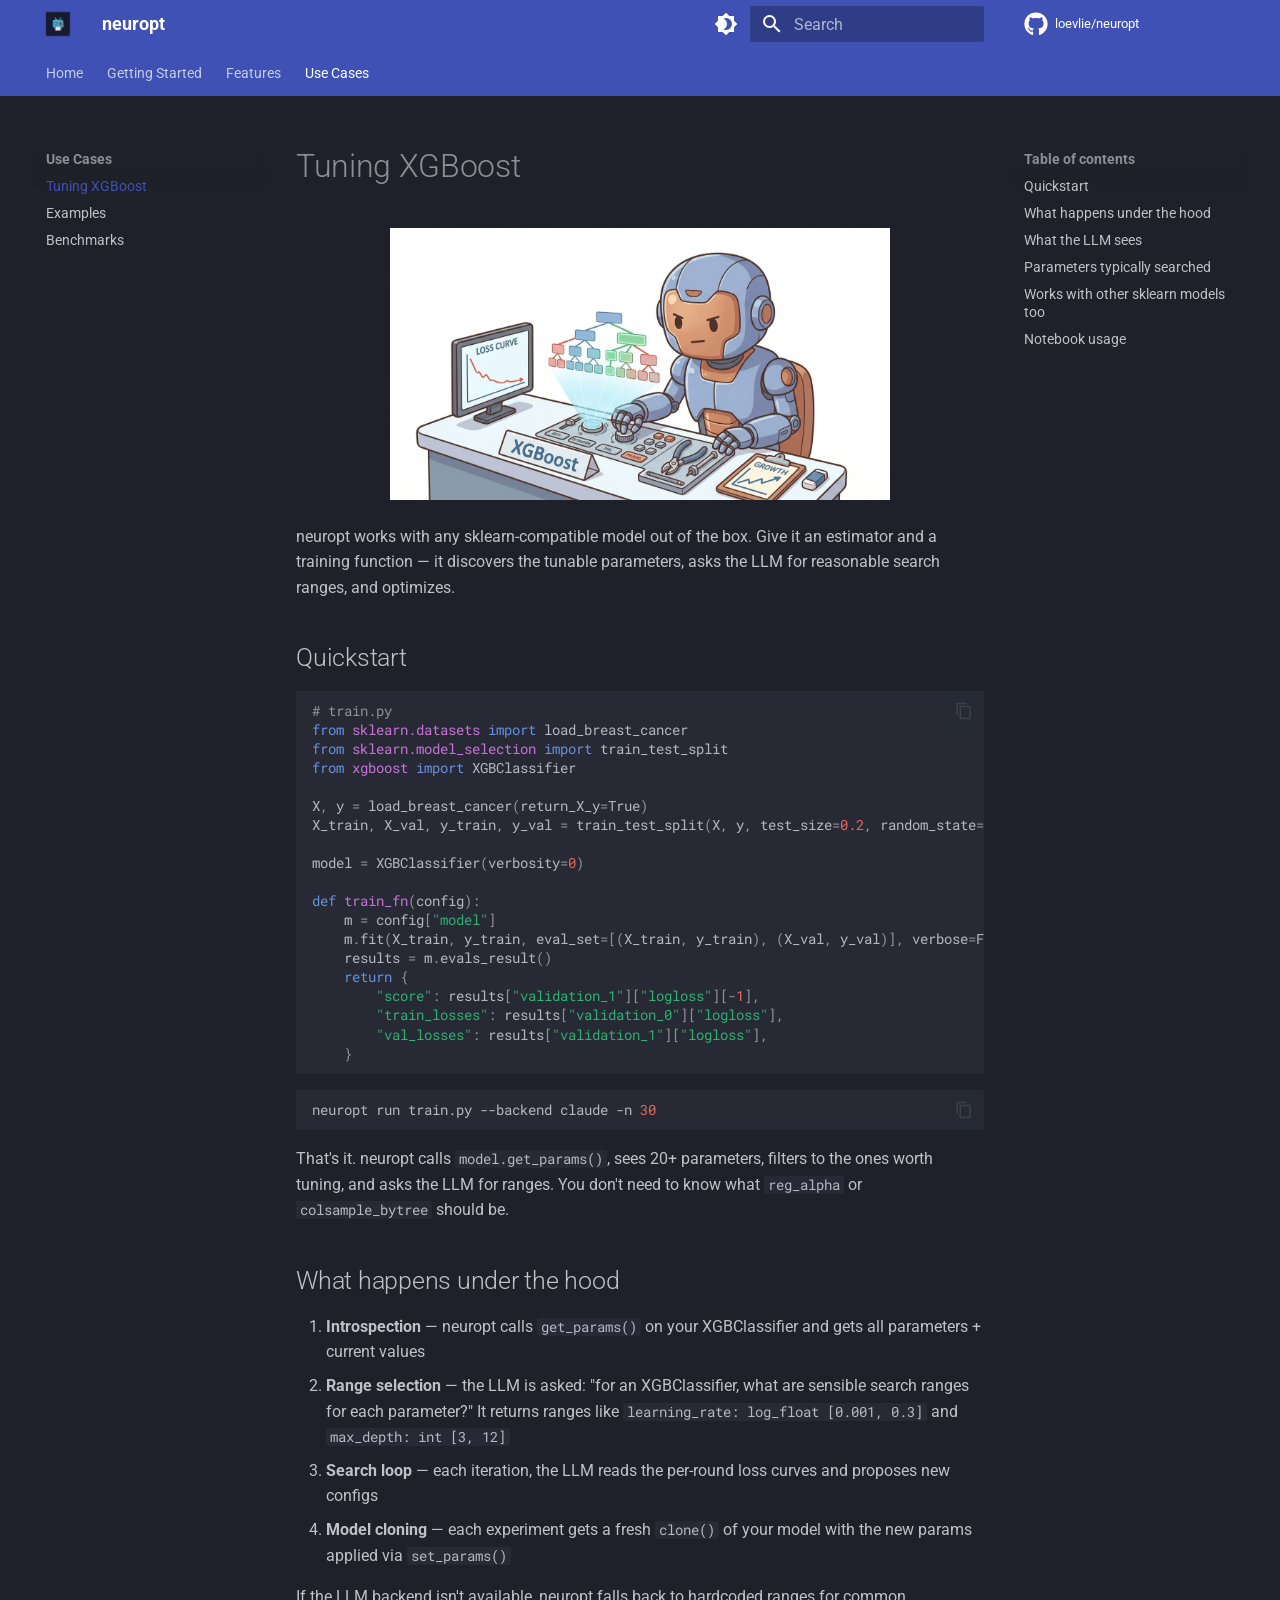
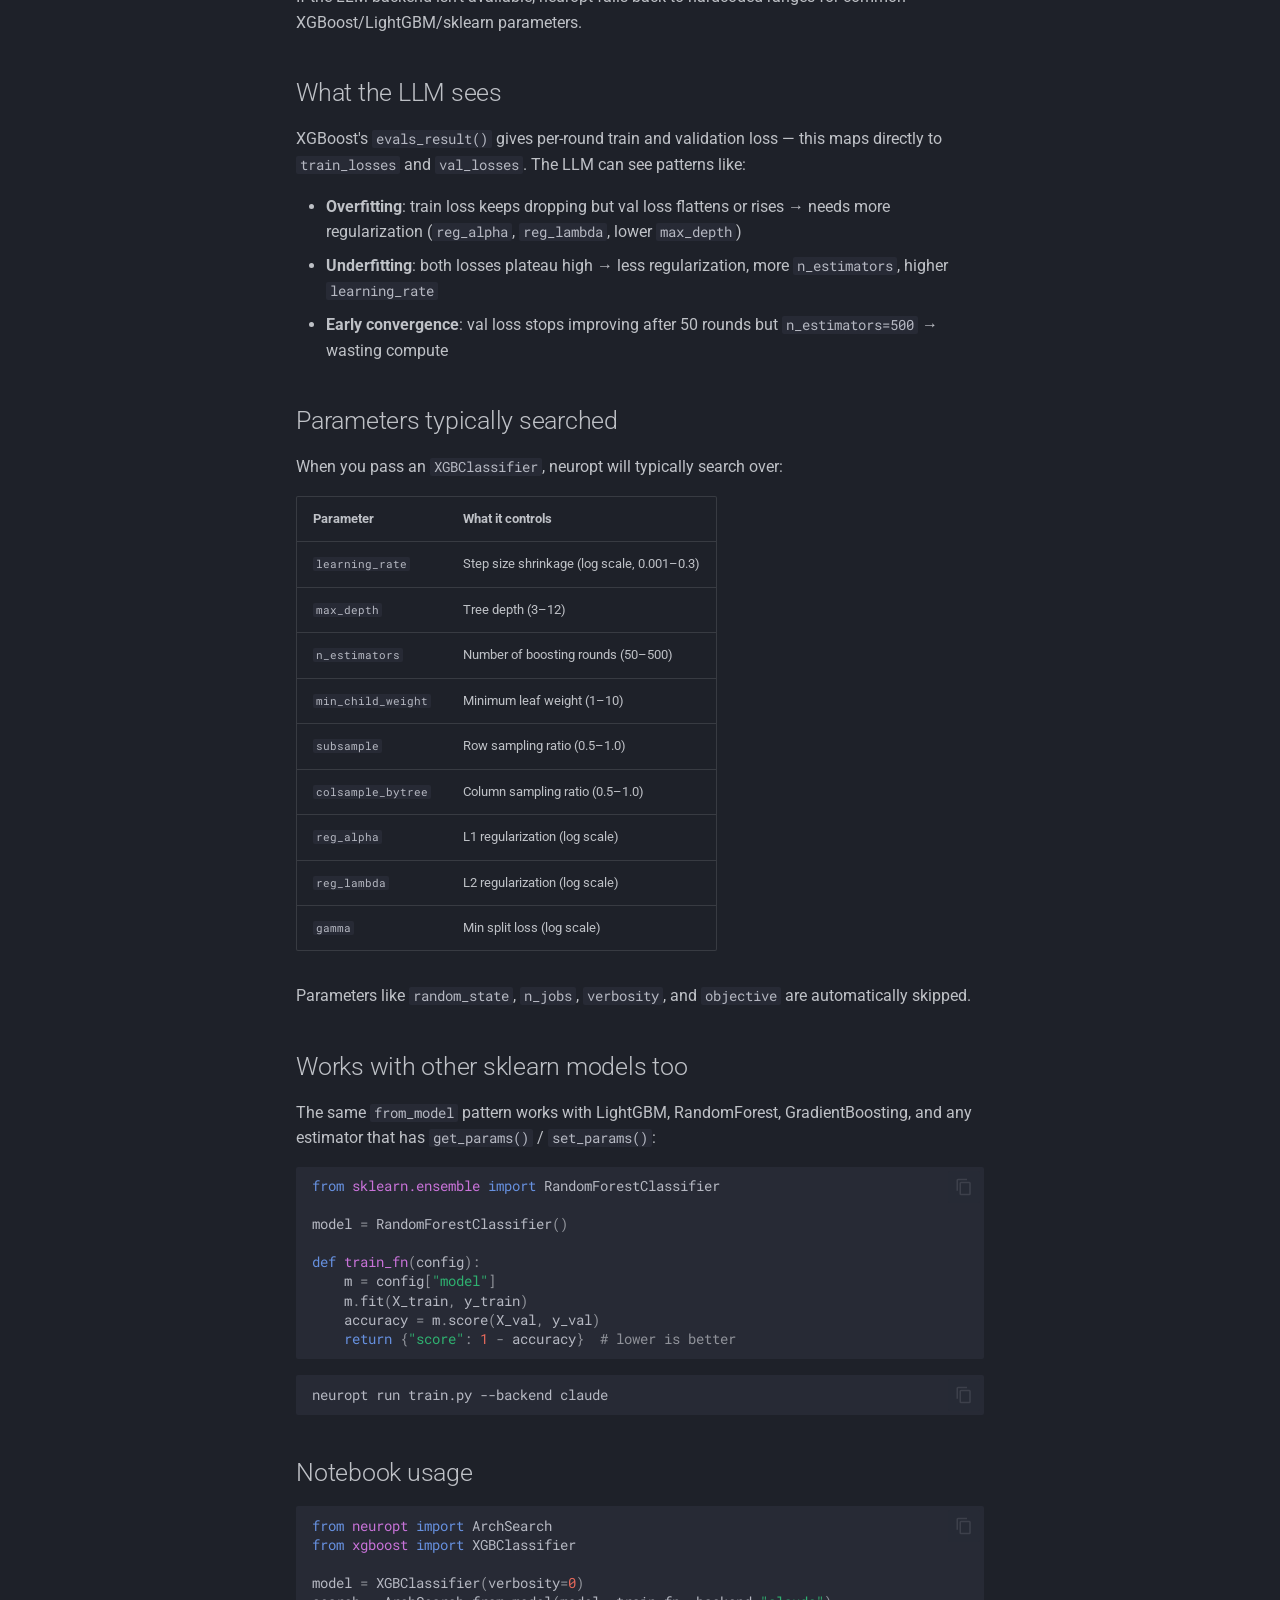
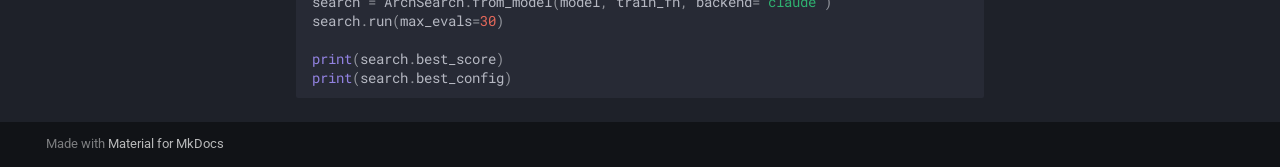
<file: xgboost/index.html>
<!doctype html>
<html lang="en" class="no-js">
  <head>
    
      <meta charset="utf-8">
      <meta name="viewport" content="width=device-width,initial-scale=1">
      
        <meta name="description" content="LLM-guided ML optimization — an LLM reads your training curves and designs your next experiment">
      
      
      
        <link rel="canonical" href="https://loevlie.github.io/neuropt/xgboost/">
      
      
        <link rel="prev" href="../fine-tuning/">
      
      
        <link rel="next" href="../examples/">
      
      
        
      
      
      <link rel="icon" href="../assets/icon.png">
      <meta name="generator" content="mkdocs-1.6.1, mkdocs-material-9.7.5">
    
    
      
        <title>Tuning XGBoost - neuropt</title>
      
    
    
      <link rel="stylesheet" href="../assets/stylesheets/main.484c7ddc.min.css">
      
        
        <link rel="stylesheet" href="../assets/stylesheets/palette.ab4e12ef.min.css">
      
      


    
    
      
    
    
      
        
        
        <link rel="preconnect" href="https://fonts.gstatic.com" crossorigin>
        <link rel="stylesheet" href="https://fonts.googleapis.com/css?family=Roboto:300,300i,400,400i,700,700i%7CRoboto+Mono:400,400i,700,700i&display=fallback">
        <style>:root{--md-text-font:"Roboto";--md-code-font:"Roboto Mono"}</style>
      
    
    
      <link rel="stylesheet" href="../stylesheets/extra.css">
    
    <script>__md_scope=new URL("..",location),__md_hash=e=>[...e].reduce(((e,_)=>(e<<5)-e+_.charCodeAt(0)),0),__md_get=(e,_=localStorage,t=__md_scope)=>JSON.parse(_.getItem(t.pathname+"."+e)),__md_set=(e,_,t=localStorage,a=__md_scope)=>{try{t.setItem(a.pathname+"."+e,JSON.stringify(_))}catch(e){}}</script>
    
      

    
    
  </head>
  
  
    
    
      
    
    
    
    
    <body dir="ltr" data-md-color-scheme="slate" data-md-color-primary="custom" data-md-color-accent="light-blue">
  
    
    <input class="md-toggle" data-md-toggle="drawer" type="checkbox" id="__drawer" autocomplete="off">
    <input class="md-toggle" data-md-toggle="search" type="checkbox" id="__search" autocomplete="off">
    <label class="md-overlay" for="__drawer"></label>
    <div data-md-component="skip">
      
        
        <a href="#tuning-xgboost" class="md-skip">
          Skip to content
        </a>
      
    </div>
    <div data-md-component="announce">
      
    </div>
    
    
      

<header class="md-header" data-md-component="header">
  <nav class="md-header__inner md-grid" aria-label="Header">
    <a href=".." title="neuropt" class="md-header__button md-logo" aria-label="neuropt" data-md-component="logo">
      
  <img src="../assets/icon.png" alt="logo">

    </a>
    <label class="md-header__button md-icon" for="__drawer">
      
      <svg xmlns="http://www.w3.org/2000/svg" viewBox="0 0 24 24"><path d="M3 6h18v2H3zm0 5h18v2H3zm0 5h18v2H3z"/></svg>
    </label>
    <div class="md-header__title" data-md-component="header-title">
      <div class="md-header__ellipsis">
        <div class="md-header__topic">
          <span class="md-ellipsis">
            neuropt
          </span>
        </div>
        <div class="md-header__topic" data-md-component="header-topic">
          <span class="md-ellipsis">
            
              Tuning XGBoost
            
          </span>
        </div>
      </div>
    </div>
    
      
        <form class="md-header__option" data-md-component="palette">
  
    
    
    
    <input class="md-option" data-md-color-media="" data-md-color-scheme="slate" data-md-color-primary="custom" data-md-color-accent="light-blue"  aria-label="Switch to light mode"  type="radio" name="__palette" id="__palette_0">
    
      <label class="md-header__button md-icon" title="Switch to light mode" for="__palette_1" hidden>
        <svg xmlns="http://www.w3.org/2000/svg" viewBox="0 0 24 24"><path d="M12 18c-.89 0-1.74-.2-2.5-.55C11.56 16.5 13 14.42 13 12s-1.44-4.5-3.5-5.45C10.26 6.2 11.11 6 12 6a6 6 0 0 1 6 6 6 6 0 0 1-6 6m8-9.31V4h-4.69L12 .69 8.69 4H4v4.69L.69 12 4 15.31V20h4.69L12 23.31 15.31 20H20v-4.69L23.31 12z"/></svg>
      </label>
    
  
    
    
    
    <input class="md-option" data-md-color-media="" data-md-color-scheme="default" data-md-color-primary="custom" data-md-color-accent="light-blue"  aria-label="Switch to dark mode"  type="radio" name="__palette" id="__palette_1">
    
      <label class="md-header__button md-icon" title="Switch to dark mode" for="__palette_0" hidden>
        <svg xmlns="http://www.w3.org/2000/svg" viewBox="0 0 24 24"><path d="M12 8a4 4 0 0 0-4 4 4 4 0 0 0 4 4 4 4 0 0 0 4-4 4 4 0 0 0-4-4m0 10a6 6 0 0 1-6-6 6 6 0 0 1 6-6 6 6 0 0 1 6 6 6 6 0 0 1-6 6m8-9.31V4h-4.69L12 .69 8.69 4H4v4.69L.69 12 4 15.31V20h4.69L12 23.31 15.31 20H20v-4.69L23.31 12z"/></svg>
      </label>
    
  
</form>
      
    
    
      <script>var palette=__md_get("__palette");if(palette&&palette.color){if("(prefers-color-scheme)"===palette.color.media){var media=matchMedia("(prefers-color-scheme: light)"),input=document.querySelector(media.matches?"[data-md-color-media='(prefers-color-scheme: light)']":"[data-md-color-media='(prefers-color-scheme: dark)']");palette.color.media=input.getAttribute("data-md-color-media"),palette.color.scheme=input.getAttribute("data-md-color-scheme"),palette.color.primary=input.getAttribute("data-md-color-primary"),palette.color.accent=input.getAttribute("data-md-color-accent")}for(var[key,value]of Object.entries(palette.color))document.body.setAttribute("data-md-color-"+key,value)}</script>
    
    
    
      
      
        <label class="md-header__button md-icon" for="__search">
          
          <svg xmlns="http://www.w3.org/2000/svg" viewBox="0 0 24 24"><path d="M9.5 3A6.5 6.5 0 0 1 16 9.5c0 1.61-.59 3.09-1.56 4.23l.27.27h.79l5 5-1.5 1.5-5-5v-.79l-.27-.27A6.52 6.52 0 0 1 9.5 16 6.5 6.5 0 0 1 3 9.5 6.5 6.5 0 0 1 9.5 3m0 2C7 5 5 7 5 9.5S7 14 9.5 14 14 12 14 9.5 12 5 9.5 5"/></svg>
        </label>
        <div class="md-search" data-md-component="search" role="dialog">
  <label class="md-search__overlay" for="__search"></label>
  <div class="md-search__inner" role="search">
    <form class="md-search__form" name="search">
      <input type="text" class="md-search__input" name="query" aria-label="Search" placeholder="Search" autocapitalize="off" autocorrect="off" autocomplete="off" spellcheck="false" data-md-component="search-query" required>
      <label class="md-search__icon md-icon" for="__search">
        
        <svg xmlns="http://www.w3.org/2000/svg" viewBox="0 0 24 24"><path d="M9.5 3A6.5 6.5 0 0 1 16 9.5c0 1.61-.59 3.09-1.56 4.23l.27.27h.79l5 5-1.5 1.5-5-5v-.79l-.27-.27A6.52 6.52 0 0 1 9.5 16 6.5 6.5 0 0 1 3 9.5 6.5 6.5 0 0 1 9.5 3m0 2C7 5 5 7 5 9.5S7 14 9.5 14 14 12 14 9.5 12 5 9.5 5"/></svg>
        
        <svg xmlns="http://www.w3.org/2000/svg" viewBox="0 0 24 24"><path d="M20 11v2H8l5.5 5.5-1.42 1.42L4.16 12l7.92-7.92L13.5 5.5 8 11z"/></svg>
      </label>
      <nav class="md-search__options" aria-label="Search">
        
        <button type="reset" class="md-search__icon md-icon" title="Clear" aria-label="Clear" tabindex="-1">
          
          <svg xmlns="http://www.w3.org/2000/svg" viewBox="0 0 24 24"><path d="M19 6.41 17.59 5 12 10.59 6.41 5 5 6.41 10.59 12 5 17.59 6.41 19 12 13.41 17.59 19 19 17.59 13.41 12z"/></svg>
        </button>
      </nav>
      
        <div class="md-search__suggest" data-md-component="search-suggest"></div>
      
    </form>
    <div class="md-search__output">
      <div class="md-search__scrollwrap" tabindex="0" data-md-scrollfix>
        <div class="md-search-result" data-md-component="search-result">
          <div class="md-search-result__meta">
            Initializing search
          </div>
          <ol class="md-search-result__list" role="presentation"></ol>
        </div>
      </div>
    </div>
  </div>
</div>
      
    
    
      <div class="md-header__source">
        <a href="https://github.com/loevlie/neuropt" title="Go to repository" class="md-source" data-md-component="source">
  <div class="md-source__icon md-icon">
    
    <svg xmlns="http://www.w3.org/2000/svg" viewBox="0 0 512 512"><!--! Font Awesome Free 7.1.0 by @fontawesome - https://fontawesome.com License - https://fontawesome.com/license/free (Icons: CC BY 4.0, Fonts: SIL OFL 1.1, Code: MIT License) Copyright 2025 Fonticons, Inc.--><path d="M173.9 397.4c0 2-2.3 3.6-5.2 3.6-3.3.3-5.6-1.3-5.6-3.6 0-2 2.3-3.6 5.2-3.6 3-.3 5.6 1.3 5.6 3.6m-31.1-4.5c-.7 2 1.3 4.3 4.3 4.9 2.6 1 5.6 0 6.2-2s-1.3-4.3-4.3-5.2c-2.6-.7-5.5.3-6.2 2.3m44.2-1.7c-2.9.7-4.9 2.6-4.6 4.9.3 2 2.9 3.3 5.9 2.6 2.9-.7 4.9-2.6 4.6-4.6-.3-1.9-3-3.2-5.9-2.9M252.8 8C114.1 8 8 113.3 8 252c0 110.9 69.8 205.8 169.5 239.2 12.8 2.3 17.3-5.6 17.3-12.1 0-6.2-.3-40.4-.3-61.4 0 0-70 15-84.7-29.8 0 0-11.4-29.1-27.8-36.6 0 0-22.9-15.7 1.6-15.4 0 0 24.9 2 38.6 25.8 21.9 38.6 58.6 27.5 72.9 20.9 2.3-16 8.8-27.1 16-33.7-55.9-6.2-112.3-14.3-112.3-110.5 0-27.5 7.6-41.3 23.6-58.9-2.6-6.5-11.1-33.3 2.6-67.9 20.9-6.5 69 27 69 27 20-5.6 41.5-8.5 62.8-8.5s42.8 2.9 62.8 8.5c0 0 48.1-33.6 69-27 13.7 34.7 5.2 61.4 2.6 67.9 16 17.7 25.8 31.5 25.8 58.9 0 96.5-58.9 104.2-114.8 110.5 9.2 7.9 17 22.9 17 46.4 0 33.7-.3 75.4-.3 83.6 0 6.5 4.6 14.4 17.3 12.1C436.2 457.8 504 362.9 504 252 504 113.3 391.5 8 252.8 8M105.2 352.9c-1.3 1-1 3.3.7 5.2 1.6 1.6 3.9 2.3 5.2 1 1.3-1 1-3.3-.7-5.2-1.6-1.6-3.9-2.3-5.2-1m-10.8-8.1c-.7 1.3.3 2.9 2.3 3.9 1.6 1 3.6.7 4.3-.7.7-1.3-.3-2.9-2.3-3.9-2-.6-3.6-.3-4.3.7m32.4 35.6c-1.6 1.3-1 4.3 1.3 6.2 2.3 2.3 5.2 2.6 6.5 1 1.3-1.3.7-4.3-1.3-6.2-2.2-2.3-5.2-2.6-6.5-1m-11.4-14.7c-1.6 1-1.6 3.6 0 5.9s4.3 3.3 5.6 2.3c1.6-1.3 1.6-3.9 0-6.2-1.4-2.3-4-3.3-5.6-2"/></svg>
  </div>
  <div class="md-source__repository">
    loevlie/neuropt
  </div>
</a>
      </div>
    
  </nav>
  
</header>
    
    <div class="md-container" data-md-component="container">
      
      
        
          
            
<nav class="md-tabs" aria-label="Tabs" data-md-component="tabs">
  <div class="md-grid">
    <ul class="md-tabs__list">
      
        
  
  
  
  
    <li class="md-tabs__item">
      <a href=".." class="md-tabs__link">
        
  
  
    
  
  Home

      </a>
    </li>
  

      
        
  
  
  
  
    
    
      <li class="md-tabs__item">
        <a href="../how-it-works/" class="md-tabs__link">
          
  
  
  Getting Started

        </a>
      </li>
    
  

      
        
  
  
  
  
    
    
      <li class="md-tabs__item">
        <a href="../introspection/" class="md-tabs__link">
          
  
  
  Features

        </a>
      </li>
    
  

      
        
  
  
  
    
  
  
    
    
      <li class="md-tabs__item md-tabs__item--active">
        <a href="./" class="md-tabs__link">
          
  
  
  Use Cases

        </a>
      </li>
    
  

      
    </ul>
  </div>
</nav>
          
        
      
      <main class="md-main" data-md-component="main">
        <div class="md-main__inner md-grid">
          
            
              
              <div class="md-sidebar md-sidebar--primary" data-md-component="sidebar" data-md-type="navigation" >
                <div class="md-sidebar__scrollwrap">
                  <div class="md-sidebar__inner">
                    


  


<nav class="md-nav md-nav--primary md-nav--lifted" aria-label="Navigation" data-md-level="0">
  <label class="md-nav__title" for="__drawer">
    <a href=".." title="neuropt" class="md-nav__button md-logo" aria-label="neuropt" data-md-component="logo">
      
  <img src="../assets/icon.png" alt="logo">

    </a>
    neuropt
  </label>
  
    <div class="md-nav__source">
      <a href="https://github.com/loevlie/neuropt" title="Go to repository" class="md-source" data-md-component="source">
  <div class="md-source__icon md-icon">
    
    <svg xmlns="http://www.w3.org/2000/svg" viewBox="0 0 512 512"><!--! Font Awesome Free 7.1.0 by @fontawesome - https://fontawesome.com License - https://fontawesome.com/license/free (Icons: CC BY 4.0, Fonts: SIL OFL 1.1, Code: MIT License) Copyright 2025 Fonticons, Inc.--><path d="M173.9 397.4c0 2-2.3 3.6-5.2 3.6-3.3.3-5.6-1.3-5.6-3.6 0-2 2.3-3.6 5.2-3.6 3-.3 5.6 1.3 5.6 3.6m-31.1-4.5c-.7 2 1.3 4.3 4.3 4.9 2.6 1 5.6 0 6.2-2s-1.3-4.3-4.3-5.2c-2.6-.7-5.5.3-6.2 2.3m44.2-1.7c-2.9.7-4.9 2.6-4.6 4.9.3 2 2.9 3.3 5.9 2.6 2.9-.7 4.9-2.6 4.6-4.6-.3-1.9-3-3.2-5.9-2.9M252.8 8C114.1 8 8 113.3 8 252c0 110.9 69.8 205.8 169.5 239.2 12.8 2.3 17.3-5.6 17.3-12.1 0-6.2-.3-40.4-.3-61.4 0 0-70 15-84.7-29.8 0 0-11.4-29.1-27.8-36.6 0 0-22.9-15.7 1.6-15.4 0 0 24.9 2 38.6 25.8 21.9 38.6 58.6 27.5 72.9 20.9 2.3-16 8.8-27.1 16-33.7-55.9-6.2-112.3-14.3-112.3-110.5 0-27.5 7.6-41.3 23.6-58.9-2.6-6.5-11.1-33.3 2.6-67.9 20.9-6.5 69 27 69 27 20-5.6 41.5-8.5 62.8-8.5s42.8 2.9 62.8 8.5c0 0 48.1-33.6 69-27 13.7 34.7 5.2 61.4 2.6 67.9 16 17.7 25.8 31.5 25.8 58.9 0 96.5-58.9 104.2-114.8 110.5 9.2 7.9 17 22.9 17 46.4 0 33.7-.3 75.4-.3 83.6 0 6.5 4.6 14.4 17.3 12.1C436.2 457.8 504 362.9 504 252 504 113.3 391.5 8 252.8 8M105.2 352.9c-1.3 1-1 3.3.7 5.2 1.6 1.6 3.9 2.3 5.2 1 1.3-1 1-3.3-.7-5.2-1.6-1.6-3.9-2.3-5.2-1m-10.8-8.1c-.7 1.3.3 2.9 2.3 3.9 1.6 1 3.6.7 4.3-.7.7-1.3-.3-2.9-2.3-3.9-2-.6-3.6-.3-4.3.7m32.4 35.6c-1.6 1.3-1 4.3 1.3 6.2 2.3 2.3 5.2 2.6 6.5 1 1.3-1.3.7-4.3-1.3-6.2-2.2-2.3-5.2-2.6-6.5-1m-11.4-14.7c-1.6 1-1.6 3.6 0 5.9s4.3 3.3 5.6 2.3c1.6-1.3 1.6-3.9 0-6.2-1.4-2.3-4-3.3-5.6-2"/></svg>
  </div>
  <div class="md-source__repository">
    loevlie/neuropt
  </div>
</a>
    </div>
  
  <ul class="md-nav__list" data-md-scrollfix>
    
      
      
  
  
  
  
    <li class="md-nav__item">
      <a href=".." class="md-nav__link">
        
  
  
  <span class="md-ellipsis">
    
  
    Home
  

    
  </span>
  
  

      </a>
    </li>
  

    
      
      
  
  
  
  
    
    
    
    
      
      
        
      
    
    
    <li class="md-nav__item md-nav__item--nested">
      
        
        
        <input class="md-nav__toggle md-toggle " type="checkbox" id="__nav_2" >
        
          
          <label class="md-nav__link" for="__nav_2" id="__nav_2_label" tabindex="0">
            
  
  
  <span class="md-ellipsis">
    
  
    Getting Started
  

    
  </span>
  
  

            <span class="md-nav__icon md-icon"></span>
          </label>
        
        <nav class="md-nav" data-md-level="1" aria-labelledby="__nav_2_label" aria-expanded="false">
          <label class="md-nav__title" for="__nav_2">
            <span class="md-nav__icon md-icon"></span>
            
  
    Getting Started
  

          </label>
          <ul class="md-nav__list" data-md-scrollfix>
            
              
                
  
  
  
  
    <li class="md-nav__item">
      <a href="../how-it-works/" class="md-nav__link">
        
  
  
  <span class="md-ellipsis">
    
  
    How It Works
  

    
  </span>
  
  

      </a>
    </li>
  

              
            
              
                
  
  
  
  
    <li class="md-nav__item">
      <a href="../cli/" class="md-nav__link">
        
  
  
  <span class="md-ellipsis">
    
  
    CLI Reference
  

    
  </span>
  
  

      </a>
    </li>
  

              
            
              
                
  
  
  
  
    <li class="md-nav__item">
      <a href="../api/" class="md-nav__link">
        
  
  
  <span class="md-ellipsis">
    
  
    Python API
  

    
  </span>
  
  

      </a>
    </li>
  

              
            
          </ul>
        </nav>
      
    </li>
  

    
      
      
  
  
  
  
    
    
    
    
      
      
        
      
    
    
    <li class="md-nav__item md-nav__item--nested">
      
        
        
        <input class="md-nav__toggle md-toggle " type="checkbox" id="__nav_3" >
        
          
          <label class="md-nav__link" for="__nav_3" id="__nav_3_label" tabindex="0">
            
  
  
  <span class="md-ellipsis">
    
  
    Features
  

    
  </span>
  
  

            <span class="md-nav__icon md-icon"></span>
          </label>
        
        <nav class="md-nav" data-md-level="1" aria-labelledby="__nav_3_label" aria-expanded="false">
          <label class="md-nav__title" for="__nav_3">
            <span class="md-nav__icon md-icon"></span>
            
  
    Features
  

          </label>
          <ul class="md-nav__list" data-md-scrollfix>
            
              
                
  
  
  
  
    <li class="md-nav__item">
      <a href="../introspection/" class="md-nav__link">
        
  
  
  <span class="md-ellipsis">
    
  
    Model Introspection
  

    
  </span>
  
  

      </a>
    </li>
  

              
            
              
                
  
  
  
  
    <li class="md-nav__item">
      <a href="../fine-tuning/" class="md-nav__link">
        
  
  
  <span class="md-ellipsis">
    
  
    Fine-Tuning
  

    
  </span>
  
  

      </a>
    </li>
  

              
            
          </ul>
        </nav>
      
    </li>
  

    
      
      
  
  
    
  
  
  
    
    
    
    
      
        
        
      
      
        
      
    
    
    <li class="md-nav__item md-nav__item--active md-nav__item--section md-nav__item--nested">
      
        
        
        <input class="md-nav__toggle md-toggle " type="checkbox" id="__nav_4" checked>
        
          
          <label class="md-nav__link" for="__nav_4" id="__nav_4_label" tabindex="">
            
  
  
  <span class="md-ellipsis">
    
  
    Use Cases
  

    
  </span>
  
  

            <span class="md-nav__icon md-icon"></span>
          </label>
        
        <nav class="md-nav" data-md-level="1" aria-labelledby="__nav_4_label" aria-expanded="true">
          <label class="md-nav__title" for="__nav_4">
            <span class="md-nav__icon md-icon"></span>
            
  
    Use Cases
  

          </label>
          <ul class="md-nav__list" data-md-scrollfix>
            
              
                
  
  
    
  
  
  
    <li class="md-nav__item md-nav__item--active">
      
      <input class="md-nav__toggle md-toggle" type="checkbox" id="__toc">
      
      
        
      
      
        <label class="md-nav__link md-nav__link--active" for="__toc">
          
  
  
  <span class="md-ellipsis">
    
  
    Tuning XGBoost
  

    
  </span>
  
  

          <span class="md-nav__icon md-icon"></span>
        </label>
      
      <a href="./" class="md-nav__link md-nav__link--active">
        
  
  
  <span class="md-ellipsis">
    
  
    Tuning XGBoost
  

    
  </span>
  
  

      </a>
      
        

<nav class="md-nav md-nav--secondary" aria-label="Table of contents">
  
  
  
    
  
  
    <label class="md-nav__title" for="__toc">
      <span class="md-nav__icon md-icon"></span>
      Table of contents
    </label>
    <ul class="md-nav__list" data-md-component="toc" data-md-scrollfix>
      
        <li class="md-nav__item">
  <a href="#quickstart" class="md-nav__link">
    <span class="md-ellipsis">
      
        Quickstart
      
    </span>
  </a>
  
</li>
      
        <li class="md-nav__item">
  <a href="#what-happens-under-the-hood" class="md-nav__link">
    <span class="md-ellipsis">
      
        What happens under the hood
      
    </span>
  </a>
  
</li>
      
        <li class="md-nav__item">
  <a href="#what-the-llm-sees" class="md-nav__link">
    <span class="md-ellipsis">
      
        What the LLM sees
      
    </span>
  </a>
  
</li>
      
        <li class="md-nav__item">
  <a href="#parameters-typically-searched" class="md-nav__link">
    <span class="md-ellipsis">
      
        Parameters typically searched
      
    </span>
  </a>
  
</li>
      
        <li class="md-nav__item">
  <a href="#works-with-other-sklearn-models-too" class="md-nav__link">
    <span class="md-ellipsis">
      
        Works with other sklearn models too
      
    </span>
  </a>
  
</li>
      
        <li class="md-nav__item">
  <a href="#notebook-usage" class="md-nav__link">
    <span class="md-ellipsis">
      
        Notebook usage
      
    </span>
  </a>
  
</li>
      
    </ul>
  
</nav>
      
    </li>
  

              
            
              
                
  
  
  
  
    <li class="md-nav__item">
      <a href="../examples/" class="md-nav__link">
        
  
  
  <span class="md-ellipsis">
    
  
    Examples
  

    
  </span>
  
  

      </a>
    </li>
  

              
            
              
                
  
  
  
  
    <li class="md-nav__item">
      <a href="../benchmarks/" class="md-nav__link">
        
  
  
  <span class="md-ellipsis">
    
  
    Benchmarks
  

    
  </span>
  
  

      </a>
    </li>
  

              
            
          </ul>
        </nav>
      
    </li>
  

    
  </ul>
</nav>
                  </div>
                </div>
              </div>
            
            
              
              <div class="md-sidebar md-sidebar--secondary" data-md-component="sidebar" data-md-type="toc" >
                <div class="md-sidebar__scrollwrap">
                  <div class="md-sidebar__inner">
                    

<nav class="md-nav md-nav--secondary" aria-label="Table of contents">
  
  
  
    
  
  
    <label class="md-nav__title" for="__toc">
      <span class="md-nav__icon md-icon"></span>
      Table of contents
    </label>
    <ul class="md-nav__list" data-md-component="toc" data-md-scrollfix>
      
        <li class="md-nav__item">
  <a href="#quickstart" class="md-nav__link">
    <span class="md-ellipsis">
      
        Quickstart
      
    </span>
  </a>
  
</li>
      
        <li class="md-nav__item">
  <a href="#what-happens-under-the-hood" class="md-nav__link">
    <span class="md-ellipsis">
      
        What happens under the hood
      
    </span>
  </a>
  
</li>
      
        <li class="md-nav__item">
  <a href="#what-the-llm-sees" class="md-nav__link">
    <span class="md-ellipsis">
      
        What the LLM sees
      
    </span>
  </a>
  
</li>
      
        <li class="md-nav__item">
  <a href="#parameters-typically-searched" class="md-nav__link">
    <span class="md-ellipsis">
      
        Parameters typically searched
      
    </span>
  </a>
  
</li>
      
        <li class="md-nav__item">
  <a href="#works-with-other-sklearn-models-too" class="md-nav__link">
    <span class="md-ellipsis">
      
        Works with other sklearn models too
      
    </span>
  </a>
  
</li>
      
        <li class="md-nav__item">
  <a href="#notebook-usage" class="md-nav__link">
    <span class="md-ellipsis">
      
        Notebook usage
      
    </span>
  </a>
  
</li>
      
    </ul>
  
</nav>
                  </div>
                </div>
              </div>
            
          
          
            <div class="md-content" data-md-component="content">
              
              <article class="md-content__inner md-typeset">
                
                  


  
  


<h1 id="tuning-xgboost">Tuning XGBoost</h1>
<p align="center">
  <img src="../assets/xgboost.png" alt="Robot tuning XGBoost parameters" width="500">
</p>

<p>neuropt works with any sklearn-compatible model out of the box. Give it an estimator and a training function — it discovers the tunable parameters, asks the LLM for reasonable search ranges, and optimizes.</p>
<h2 id="quickstart">Quickstart</h2>
<div class="highlight"><pre><span></span><code><a id="__codelineno-0-1" name="__codelineno-0-1" href="#__codelineno-0-1"></a><span class="c1"># train.py</span>
<a id="__codelineno-0-2" name="__codelineno-0-2" href="#__codelineno-0-2"></a><span class="kn">from</span><span class="w"> </span><span class="nn">sklearn.datasets</span><span class="w"> </span><span class="kn">import</span> <span class="n">load_breast_cancer</span>
<a id="__codelineno-0-3" name="__codelineno-0-3" href="#__codelineno-0-3"></a><span class="kn">from</span><span class="w"> </span><span class="nn">sklearn.model_selection</span><span class="w"> </span><span class="kn">import</span> <span class="n">train_test_split</span>
<a id="__codelineno-0-4" name="__codelineno-0-4" href="#__codelineno-0-4"></a><span class="kn">from</span><span class="w"> </span><span class="nn">xgboost</span><span class="w"> </span><span class="kn">import</span> <span class="n">XGBClassifier</span>
<a id="__codelineno-0-5" name="__codelineno-0-5" href="#__codelineno-0-5"></a>
<a id="__codelineno-0-6" name="__codelineno-0-6" href="#__codelineno-0-6"></a><span class="n">X</span><span class="p">,</span> <span class="n">y</span> <span class="o">=</span> <span class="n">load_breast_cancer</span><span class="p">(</span><span class="n">return_X_y</span><span class="o">=</span><span class="kc">True</span><span class="p">)</span>
<a id="__codelineno-0-7" name="__codelineno-0-7" href="#__codelineno-0-7"></a><span class="n">X_train</span><span class="p">,</span> <span class="n">X_val</span><span class="p">,</span> <span class="n">y_train</span><span class="p">,</span> <span class="n">y_val</span> <span class="o">=</span> <span class="n">train_test_split</span><span class="p">(</span><span class="n">X</span><span class="p">,</span> <span class="n">y</span><span class="p">,</span> <span class="n">test_size</span><span class="o">=</span><span class="mf">0.2</span><span class="p">,</span> <span class="n">random_state</span><span class="o">=</span><span class="mi">42</span><span class="p">)</span>
<a id="__codelineno-0-8" name="__codelineno-0-8" href="#__codelineno-0-8"></a>
<a id="__codelineno-0-9" name="__codelineno-0-9" href="#__codelineno-0-9"></a><span class="n">model</span> <span class="o">=</span> <span class="n">XGBClassifier</span><span class="p">(</span><span class="n">verbosity</span><span class="o">=</span><span class="mi">0</span><span class="p">)</span>
<a id="__codelineno-0-10" name="__codelineno-0-10" href="#__codelineno-0-10"></a>
<a id="__codelineno-0-11" name="__codelineno-0-11" href="#__codelineno-0-11"></a><span class="k">def</span><span class="w"> </span><span class="nf">train_fn</span><span class="p">(</span><span class="n">config</span><span class="p">):</span>
<a id="__codelineno-0-12" name="__codelineno-0-12" href="#__codelineno-0-12"></a>    <span class="n">m</span> <span class="o">=</span> <span class="n">config</span><span class="p">[</span><span class="s2">&quot;model&quot;</span><span class="p">]</span>
<a id="__codelineno-0-13" name="__codelineno-0-13" href="#__codelineno-0-13"></a>    <span class="n">m</span><span class="o">.</span><span class="n">fit</span><span class="p">(</span><span class="n">X_train</span><span class="p">,</span> <span class="n">y_train</span><span class="p">,</span> <span class="n">eval_set</span><span class="o">=</span><span class="p">[(</span><span class="n">X_train</span><span class="p">,</span> <span class="n">y_train</span><span class="p">),</span> <span class="p">(</span><span class="n">X_val</span><span class="p">,</span> <span class="n">y_val</span><span class="p">)],</span> <span class="n">verbose</span><span class="o">=</span><span class="kc">False</span><span class="p">)</span>
<a id="__codelineno-0-14" name="__codelineno-0-14" href="#__codelineno-0-14"></a>    <span class="n">results</span> <span class="o">=</span> <span class="n">m</span><span class="o">.</span><span class="n">evals_result</span><span class="p">()</span>
<a id="__codelineno-0-15" name="__codelineno-0-15" href="#__codelineno-0-15"></a>    <span class="k">return</span> <span class="p">{</span>
<a id="__codelineno-0-16" name="__codelineno-0-16" href="#__codelineno-0-16"></a>        <span class="s2">&quot;score&quot;</span><span class="p">:</span> <span class="n">results</span><span class="p">[</span><span class="s2">&quot;validation_1&quot;</span><span class="p">][</span><span class="s2">&quot;logloss&quot;</span><span class="p">][</span><span class="o">-</span><span class="mi">1</span><span class="p">],</span>
<a id="__codelineno-0-17" name="__codelineno-0-17" href="#__codelineno-0-17"></a>        <span class="s2">&quot;train_losses&quot;</span><span class="p">:</span> <span class="n">results</span><span class="p">[</span><span class="s2">&quot;validation_0&quot;</span><span class="p">][</span><span class="s2">&quot;logloss&quot;</span><span class="p">],</span>
<a id="__codelineno-0-18" name="__codelineno-0-18" href="#__codelineno-0-18"></a>        <span class="s2">&quot;val_losses&quot;</span><span class="p">:</span> <span class="n">results</span><span class="p">[</span><span class="s2">&quot;validation_1&quot;</span><span class="p">][</span><span class="s2">&quot;logloss&quot;</span><span class="p">],</span>
<a id="__codelineno-0-19" name="__codelineno-0-19" href="#__codelineno-0-19"></a>    <span class="p">}</span>
</code></pre></div>
<div class="highlight"><pre><span></span><code><a id="__codelineno-1-1" name="__codelineno-1-1" href="#__codelineno-1-1"></a>neuropt<span class="w"> </span>run<span class="w"> </span>train.py<span class="w"> </span>--backend<span class="w"> </span>claude<span class="w"> </span>-n<span class="w"> </span><span class="m">30</span>
</code></pre></div>
<p>That's it. neuropt calls <code>model.get_params()</code>, sees 20+ parameters, filters to the ones worth tuning, and asks the LLM for ranges. You don't need to know what <code>reg_alpha</code> or <code>colsample_bytree</code> should be.</p>
<h2 id="what-happens-under-the-hood">What happens under the hood</h2>
<ol>
<li><strong>Introspection</strong> — neuropt calls <code>get_params()</code> on your XGBClassifier and gets all parameters + current values</li>
<li><strong>Range selection</strong> — the LLM is asked: "for an XGBClassifier, what are sensible search ranges for each parameter?" It returns ranges like <code>learning_rate: log_float [0.001, 0.3]</code> and <code>max_depth: int [3, 12]</code></li>
<li><strong>Search loop</strong> — each iteration, the LLM reads the per-round loss curves and proposes new configs</li>
<li><strong>Model cloning</strong> — each experiment gets a fresh <code>clone()</code> of your model with the new params applied via <code>set_params()</code></li>
</ol>
<p>If the LLM backend isn't available, neuropt falls back to hardcoded ranges for common XGBoost/LightGBM/sklearn parameters.</p>
<h2 id="what-the-llm-sees">What the LLM sees</h2>
<p>XGBoost's <code>evals_result()</code> gives per-round train and validation loss — this maps directly to <code>train_losses</code> and <code>val_losses</code>. The LLM can see patterns like:</p>
<ul>
<li><strong>Overfitting</strong>: train loss keeps dropping but val loss flattens or rises → needs more regularization (<code>reg_alpha</code>, <code>reg_lambda</code>, lower <code>max_depth</code>)</li>
<li><strong>Underfitting</strong>: both losses plateau high → less regularization, more <code>n_estimators</code>, higher <code>learning_rate</code></li>
<li><strong>Early convergence</strong>: val loss stops improving after 50 rounds but <code>n_estimators=500</code> → wasting compute</li>
</ul>
<h2 id="parameters-typically-searched">Parameters typically searched</h2>
<p>When you pass an <code>XGBClassifier</code>, neuropt will typically search over:</p>
<table>
<thead>
<tr>
<th>Parameter</th>
<th>What it controls</th>
</tr>
</thead>
<tbody>
<tr>
<td><code>learning_rate</code></td>
<td>Step size shrinkage (log scale, 0.001–0.3)</td>
</tr>
<tr>
<td><code>max_depth</code></td>
<td>Tree depth (3–12)</td>
</tr>
<tr>
<td><code>n_estimators</code></td>
<td>Number of boosting rounds (50–500)</td>
</tr>
<tr>
<td><code>min_child_weight</code></td>
<td>Minimum leaf weight (1–10)</td>
</tr>
<tr>
<td><code>subsample</code></td>
<td>Row sampling ratio (0.5–1.0)</td>
</tr>
<tr>
<td><code>colsample_bytree</code></td>
<td>Column sampling ratio (0.5–1.0)</td>
</tr>
<tr>
<td><code>reg_alpha</code></td>
<td>L1 regularization (log scale)</td>
</tr>
<tr>
<td><code>reg_lambda</code></td>
<td>L2 regularization (log scale)</td>
</tr>
<tr>
<td><code>gamma</code></td>
<td>Min split loss (log scale)</td>
</tr>
</tbody>
</table>
<p>Parameters like <code>random_state</code>, <code>n_jobs</code>, <code>verbosity</code>, and <code>objective</code> are automatically skipped.</p>
<h2 id="works-with-other-sklearn-models-too">Works with other sklearn models too</h2>
<p>The same <code>from_model</code> pattern works with LightGBM, RandomForest, GradientBoosting, and any estimator that has <code>get_params()</code> / <code>set_params()</code>:</p>
<div class="highlight"><pre><span></span><code><a id="__codelineno-2-1" name="__codelineno-2-1" href="#__codelineno-2-1"></a><span class="kn">from</span><span class="w"> </span><span class="nn">sklearn.ensemble</span><span class="w"> </span><span class="kn">import</span> <span class="n">RandomForestClassifier</span>
<a id="__codelineno-2-2" name="__codelineno-2-2" href="#__codelineno-2-2"></a>
<a id="__codelineno-2-3" name="__codelineno-2-3" href="#__codelineno-2-3"></a><span class="n">model</span> <span class="o">=</span> <span class="n">RandomForestClassifier</span><span class="p">()</span>
<a id="__codelineno-2-4" name="__codelineno-2-4" href="#__codelineno-2-4"></a>
<a id="__codelineno-2-5" name="__codelineno-2-5" href="#__codelineno-2-5"></a><span class="k">def</span><span class="w"> </span><span class="nf">train_fn</span><span class="p">(</span><span class="n">config</span><span class="p">):</span>
<a id="__codelineno-2-6" name="__codelineno-2-6" href="#__codelineno-2-6"></a>    <span class="n">m</span> <span class="o">=</span> <span class="n">config</span><span class="p">[</span><span class="s2">&quot;model&quot;</span><span class="p">]</span>
<a id="__codelineno-2-7" name="__codelineno-2-7" href="#__codelineno-2-7"></a>    <span class="n">m</span><span class="o">.</span><span class="n">fit</span><span class="p">(</span><span class="n">X_train</span><span class="p">,</span> <span class="n">y_train</span><span class="p">)</span>
<a id="__codelineno-2-8" name="__codelineno-2-8" href="#__codelineno-2-8"></a>    <span class="n">accuracy</span> <span class="o">=</span> <span class="n">m</span><span class="o">.</span><span class="n">score</span><span class="p">(</span><span class="n">X_val</span><span class="p">,</span> <span class="n">y_val</span><span class="p">)</span>
<a id="__codelineno-2-9" name="__codelineno-2-9" href="#__codelineno-2-9"></a>    <span class="k">return</span> <span class="p">{</span><span class="s2">&quot;score&quot;</span><span class="p">:</span> <span class="mi">1</span> <span class="o">-</span> <span class="n">accuracy</span><span class="p">}</span>  <span class="c1"># lower is better</span>
</code></pre></div>
<div class="highlight"><pre><span></span><code><a id="__codelineno-3-1" name="__codelineno-3-1" href="#__codelineno-3-1"></a>neuropt<span class="w"> </span>run<span class="w"> </span>train.py<span class="w"> </span>--backend<span class="w"> </span>claude
</code></pre></div>
<h2 id="notebook-usage">Notebook usage</h2>
<div class="highlight"><pre><span></span><code><a id="__codelineno-4-1" name="__codelineno-4-1" href="#__codelineno-4-1"></a><span class="kn">from</span><span class="w"> </span><span class="nn">neuropt</span><span class="w"> </span><span class="kn">import</span> <span class="n">ArchSearch</span>
<a id="__codelineno-4-2" name="__codelineno-4-2" href="#__codelineno-4-2"></a><span class="kn">from</span><span class="w"> </span><span class="nn">xgboost</span><span class="w"> </span><span class="kn">import</span> <span class="n">XGBClassifier</span>
<a id="__codelineno-4-3" name="__codelineno-4-3" href="#__codelineno-4-3"></a>
<a id="__codelineno-4-4" name="__codelineno-4-4" href="#__codelineno-4-4"></a><span class="n">model</span> <span class="o">=</span> <span class="n">XGBClassifier</span><span class="p">(</span><span class="n">verbosity</span><span class="o">=</span><span class="mi">0</span><span class="p">)</span>
<a id="__codelineno-4-5" name="__codelineno-4-5" href="#__codelineno-4-5"></a><span class="n">search</span> <span class="o">=</span> <span class="n">ArchSearch</span><span class="o">.</span><span class="n">from_model</span><span class="p">(</span><span class="n">model</span><span class="p">,</span> <span class="n">train_fn</span><span class="p">,</span> <span class="n">backend</span><span class="o">=</span><span class="s2">&quot;claude&quot;</span><span class="p">)</span>
<a id="__codelineno-4-6" name="__codelineno-4-6" href="#__codelineno-4-6"></a><span class="n">search</span><span class="o">.</span><span class="n">run</span><span class="p">(</span><span class="n">max_evals</span><span class="o">=</span><span class="mi">30</span><span class="p">)</span>
<a id="__codelineno-4-7" name="__codelineno-4-7" href="#__codelineno-4-7"></a>
<a id="__codelineno-4-8" name="__codelineno-4-8" href="#__codelineno-4-8"></a><span class="nb">print</span><span class="p">(</span><span class="n">search</span><span class="o">.</span><span class="n">best_score</span><span class="p">)</span>
<a id="__codelineno-4-9" name="__codelineno-4-9" href="#__codelineno-4-9"></a><span class="nb">print</span><span class="p">(</span><span class="n">search</span><span class="o">.</span><span class="n">best_config</span><span class="p">)</span>
</code></pre></div>












                
              </article>
            </div>
          
          
<script>var target=document.getElementById(location.hash.slice(1));target&&target.name&&(target.checked=target.name.startsWith("__tabbed_"))</script>
        </div>
        
          <button type="button" class="md-top md-icon" data-md-component="top" hidden>
  
  <svg xmlns="http://www.w3.org/2000/svg" viewBox="0 0 24 24"><path d="M13 20h-2V8l-5.5 5.5-1.42-1.42L12 4.16l7.92 7.92-1.42 1.42L13 8z"/></svg>
  Back to top
</button>
        
      </main>
      
        <footer class="md-footer">
  
  <div class="md-footer-meta md-typeset">
    <div class="md-footer-meta__inner md-grid">
      <div class="md-copyright">
  
  
    Made with
    <a href="https://squidfunk.github.io/mkdocs-material/" target="_blank" rel="noopener">
      Material for MkDocs
    </a>
  
</div>
      
    </div>
  </div>
</footer>
      
    </div>
    <div class="md-dialog" data-md-component="dialog">
      <div class="md-dialog__inner md-typeset"></div>
    </div>
    
    
    
      
      
      <script id="__config" type="application/json">{"annotate": null, "base": "..", "features": ["content.code.copy", "content.code.annotate", "navigation.sections", "navigation.top", "navigation.instant", "navigation.tabs", "search.highlight", "search.suggest"], "search": "../assets/javascripts/workers/search.2c215733.min.js", "tags": null, "translations": {"clipboard.copied": "Copied to clipboard", "clipboard.copy": "Copy to clipboard", "search.result.more.one": "1 more on this page", "search.result.more.other": "# more on this page", "search.result.none": "No matching documents", "search.result.one": "1 matching document", "search.result.other": "# matching documents", "search.result.placeholder": "Type to start searching", "search.result.term.missing": "Missing", "select.version": "Select version"}, "version": null}</script>
    
    
      <script src="../assets/javascripts/bundle.79ae519e.min.js"></script>
      
    
  </body>
</html>
</file>
<file: stylesheets/extra.css>
/* ── Hero section ── */
.hero {
  text-align: center;
  padding: 2rem 0 1rem;
}

.hero .tagline {
  font-size: 1.25rem;
  opacity: 0.7;
  max-width: 600px;
  margin: 0.5rem auto 1.5rem;
  line-height: 1.6;
}

.hero .install-cmd {
  display: inline-block;
  background: var(--md-code-bg-color);
  padding: 0.6rem 1.8rem;
  border-radius: 6px;
  font-family: var(--md-code-font);
  font-size: 1rem;
  font-weight: 500;
  margin-bottom: 1.5rem;
  border: 1px solid var(--md-default-fg-color--lightest);
}

/* ── Feature grid ── */
.feature-grid {
  display: grid;
  grid-template-columns: repeat(auto-fit, minmax(250px, 1fr));
  gap: 1rem;
  margin: 1.5rem 0;
}

.feature-card {
  border: 1px solid var(--md-default-fg-color--lightest);
  border-radius: 8px;
  padding: 1.2rem;
  transition: border-color 0.2s;
}

.feature-card:hover {
  border-color: var(--md-accent-fg-color);
}

.feature-card h3 {
  margin-top: 0;
  font-size: 1rem;
}

.feature-card p {
  font-size: 0.9rem;
  opacity: 0.75;
  margin-bottom: 0;
  line-height: 1.5;
}

/* ── Numbered steps (Tailwind-inspired) ── */
.step {
  display: flex;
  gap: 1.5rem;
  align-items: flex-start;
  padding: 0.5rem 0;
}

.step-number {
  flex-shrink: 0;
  width: 2rem;
  height: 2rem;
  display: grid;
  place-content: center;
  border: 1px solid var(--md-default-fg-color--lightest);
  border-radius: 4px;
  font-family: var(--md-code-font);
  font-size: 0.7rem;
  font-weight: 600;
  letter-spacing: 0.1em;
  color: var(--md-default-fg-color--light);
  margin-top: 0.3rem;
}

.step-content {
  flex: 1;
  min-width: 0;
}

.step-content h3 {
  margin-top: 0 !important;
}

/* ── Benchmark callout ── */
.benchmark-callout {
  background: var(--md-code-bg-color);
  border-left: 4px solid var(--md-accent-fg-color);
  border-radius: 4px;
  padding: 1rem 1.2rem;
  margin: 1.5rem 0;
}
</file>
<file: assets/stylesheets/main.484c7ddc.min.css>
@charset "UTF-8";html{-webkit-text-size-adjust:none;-moz-text-size-adjust:none;text-size-adjust:none;box-sizing:border-box}*,:after,:before{box-sizing:inherit}@media (prefers-reduced-motion){*,:after,:before{transition:none!important}}body{margin:0}a,button,input,label{-webkit-tap-highlight-color:transparent}a{color:inherit;text-decoration:none}hr{border:0;box-sizing:initial;display:block;height:.05rem;overflow:visible;padding:0}small{font-size:80%}sub,sup{line-height:1em}img{border-style:none}table{border-collapse:initial;border-spacing:0}td,th{font-weight:400;vertical-align:top}button{background:#0000;border:0;font-family:inherit;font-size:inherit;margin:0;padding:0}input{border:0;outline:none}:root{--md-primary-fg-color:#4051b5;--md-primary-fg-color--light:#5d6cc0;--md-primary-fg-color--dark:#303fa1;--md-primary-bg-color:#fff;--md-primary-bg-color--light:#ffffffb3;--md-accent-fg-color:#526cfe;--md-accent-fg-color--transparent:#526cfe1a;--md-accent-bg-color:#fff;--md-accent-bg-color--light:#ffffffb3}[data-md-color-scheme=default]{color-scheme:light}[data-md-color-scheme=default] img[src$="#gh-dark-mode-only"],[data-md-color-scheme=default] img[src$="#only-dark"]{display:none}:root,[data-md-color-scheme=default]{--md-hue:225deg;--md-default-fg-color:#000000de;--md-default-fg-color--light:#0000008a;--md-default-fg-color--lighter:#00000052;--md-default-fg-color--lightest:#00000012;--md-default-bg-color:#fff;--md-default-bg-color--light:#ffffffb3;--md-default-bg-color--lighter:#ffffff4d;--md-default-bg-color--lightest:#ffffff1f;--md-code-fg-color:#36464e;--md-code-bg-color:#f5f5f5;--md-code-bg-color--light:#f5f5f5b3;--md-code-bg-color--lighter:#f5f5f54d;--md-code-hl-color:#4287ff;--md-code-hl-color--light:#4287ff1a;--md-code-hl-number-color:#d52a2a;--md-code-hl-special-color:#db1457;--md-code-hl-function-color:#a846b9;--md-code-hl-constant-color:#6e59d9;--md-code-hl-keyword-color:#3f6ec6;--md-code-hl-string-color:#1c7d4d;--md-code-hl-name-color:var(--md-code-fg-color);--md-code-hl-operator-color:var(--md-default-fg-color--light);--md-code-hl-punctuation-color:var(--md-default-fg-color--light);--md-code-hl-comment-color:var(--md-default-fg-color--light);--md-code-hl-generic-color:var(--md-default-fg-color--light);--md-code-hl-variable-color:var(--md-default-fg-color--light);--md-typeset-color:var(--md-default-fg-color);--md-typeset-a-color:var(--md-primary-fg-color);--md-typeset-del-color:#f5503d26;--md-typeset-ins-color:#0bd57026;--md-typeset-kbd-color:#fafafa;--md-typeset-kbd-accent-color:#fff;--md-typeset-kbd-border-color:#b8b8b8;--md-typeset-mark-color:#ffff0080;--md-typeset-table-color:#0000001f;--md-typeset-table-color--light:rgba(0,0,0,.035);--md-admonition-fg-color:var(--md-default-fg-color);--md-admonition-bg-color:var(--md-default-bg-color);--md-warning-fg-color:#000000de;--md-warning-bg-color:#ff9;--md-footer-fg-color:#fff;--md-footer-fg-color--light:#ffffffb3;--md-footer-fg-color--lighter:#ffffff73;--md-footer-bg-color:#000000de;--md-footer-bg-color--dark:#00000052;--md-shadow-z1:0 0.2rem 0.5rem #0000000d,0 0 0.05rem #0000001a;--md-shadow-z2:0 0.2rem 0.5rem #0000001a,0 0 0.05rem #00000040;--md-shadow-z3:0 0.2rem 0.5rem #0003,0 0 0.05rem #00000059}.md-icon svg{fill:currentcolor;display:block;height:1.2rem;width:1.2rem}body{-webkit-font-smoothing:antialiased;-moz-osx-font-smoothing:grayscale;--md-text-font-family:var(--md-text-font,_),-apple-system,BlinkMacSystemFont,Helvetica,Arial,sans-serif;--md-code-font-family:var(--md-code-font,_),SFMono-Regular,Consolas,Menlo,monospace}aside,body,input{font-feature-settings:"kern","liga";color:var(--md-typeset-color);font-family:var(--md-text-font-family)}code,kbd,pre{font-feature-settings:"kern";font-family:var(--md-code-font-family)}:root{--md-typeset-table-sort-icon:url('data:image/svg+xml;charset=utf-8,<svg xmlns="http://www.w3.org/2000/svg" viewBox="0 0 24 24"><path d="m18 21-4-4h3V7h-3l4-4 4 4h-3v10h3M2 19v-2h10v2M2 13v-2h7v2M2 7V5h4v2z"/></svg>');--md-typeset-table-sort-icon--asc:url('data:image/svg+xml;charset=utf-8,<svg xmlns="http://www.w3.org/2000/svg" viewBox="0 0 24 24"><path d="M19 17h3l-4 4-4-4h3V3h2M2 17h10v2H2M6 5v2H2V5m0 6h7v2H2z"/></svg>');--md-typeset-table-sort-icon--desc:url('data:image/svg+xml;charset=utf-8,<svg xmlns="http://www.w3.org/2000/svg" viewBox="0 0 24 24"><path d="M19 7h3l-4-4-4 4h3v14h2M2 17h10v2H2M6 5v2H2V5m0 6h7v2H2z"/></svg>')}.md-typeset{-webkit-print-color-adjust:exact;color-adjust:exact;font-size:.8rem;line-height:1.6;overflow-wrap:break-word}@media print{.md-typeset{font-size:.68rem}}.md-typeset blockquote,.md-typeset dl,.md-typeset figure,.md-typeset ol,.md-typeset pre,.md-typeset ul{margin-bottom:1em;margin-top:1em}.md-typeset h1{color:var(--md-default-fg-color--light);font-size:2em;line-height:1.3;margin:0 0 1.25em}.md-typeset h1,.md-typeset h2{font-weight:300;letter-spacing:-.01em}.md-typeset h2{font-size:1.5625em;line-height:1.4;margin:1.6em 0 .64em}.md-typeset h3{font-size:1.25em;font-weight:400;letter-spacing:-.01em;line-height:1.5;margin:1.6em 0 .8em}.md-typeset h2+h3{margin-top:.8em}.md-typeset h4{font-weight:700;letter-spacing:-.01em;margin:1em 0}.md-typeset h5,.md-typeset h6{color:var(--md-default-fg-color--light);font-size:.8em;font-weight:700;letter-spacing:-.01em;margin:1.25em 0}.md-typeset h5{text-transform:uppercase}.md-typeset h5 code{text-transform:none}.md-typeset hr{border-bottom:.05rem solid var(--md-default-fg-color--lightest);display:flow-root;margin:1.5em 0}.md-typeset a{color:var(--md-typeset-a-color);word-break:break-word}.md-typeset a,.md-typeset a:before{transition:color 125ms}.md-typeset a:focus,.md-typeset a:hover{color:var(--md-accent-fg-color)}.md-typeset a:focus code,.md-typeset a:hover code{background-color:var(--md-accent-fg-color--transparent);color:var(--md-accent-fg-color)}.md-typeset a code{color:var(--md-typeset-a-color)}.md-typeset a.focus-visible{outline-color:var(--md-accent-fg-color);outline-offset:.2rem}.md-typeset code,.md-typeset kbd,.md-typeset pre{color:var(--md-code-fg-color);direction:ltr;font-variant-ligatures:none;transition:background-color 125ms}@media print{.md-typeset code,.md-typeset kbd,.md-typeset pre{white-space:pre-wrap}}.md-typeset code{background-color:var(--md-code-bg-color);border-radius:.1rem;-webkit-box-decoration-break:clone;box-decoration-break:clone;font-size:.85em;padding:0 .2941176471em;transition:color 125ms,background-color 125ms;word-break:break-word}.md-typeset code:not(.focus-visible){-webkit-tap-highlight-color:transparent;outline:none}.md-typeset pre{display:flow-root;line-height:1.4;position:relative}.md-typeset pre>code{-webkit-box-decoration-break:slice;box-decoration-break:slice;box-shadow:none;display:block;margin:0;outline-color:var(--md-accent-fg-color);overflow:auto;padding:.7720588235em 1.1764705882em;scrollbar-color:var(--md-default-fg-color--lighter) #0000;scrollbar-width:thin;touch-action:auto;word-break:normal}.md-typeset pre>code:hover{scrollbar-color:var(--md-accent-fg-color) #0000}.md-typeset pre>code::-webkit-scrollbar{height:.2rem;width:.2rem}.md-typeset pre>code::-webkit-scrollbar-thumb{background-color:var(--md-default-fg-color--lighter)}.md-typeset pre>code::-webkit-scrollbar-thumb:hover{background-color:var(--md-accent-fg-color)}.md-typeset kbd{background-color:var(--md-typeset-kbd-color);border-radius:.1rem;box-shadow:0 .1rem 0 .05rem var(--md-typeset-kbd-border-color),0 .1rem 0 var(--md-typeset-kbd-border-color),0 -.1rem .2rem var(--md-typeset-kbd-accent-color) inset;color:var(--md-default-fg-color);display:inline-block;font-size:.75em;padding:0 .6666666667em;vertical-align:text-top;word-break:break-word}.md-typeset mark{background-color:var(--md-typeset-mark-color);-webkit-box-decoration-break:clone;box-decoration-break:clone;color:inherit;word-break:break-word}.md-typeset abbr{cursor:help;text-decoration:none}.md-typeset [data-preview],.md-typeset abbr{border-bottom:.05rem dotted var(--md-default-fg-color--light)}.md-typeset small{opacity:.75}[dir=ltr] .md-typeset sub,[dir=ltr] .md-typeset sup{margin-left:.078125em}[dir=rtl] .md-typeset sub,[dir=rtl] .md-typeset sup{margin-right:.078125em}[dir=ltr] .md-typeset blockquote{padding-left:.6rem}[dir=rtl] .md-typeset blockquote{padding-right:.6rem}[dir=ltr] .md-typeset blockquote{border-left:.2rem solid var(--md-default-fg-color--lighter)}[dir=rtl] .md-typeset blockquote{border-right:.2rem solid var(--md-default-fg-color--lighter)}.md-typeset blockquote{color:var(--md-default-fg-color--light);margin-left:0;margin-right:0}.md-typeset ul{list-style-type:disc}.md-typeset ul[type]{list-style-type:revert-layer}[dir=ltr] .md-typeset ol,[dir=ltr] .md-typeset ul{margin-left:.625em}[dir=rtl] .md-typeset ol,[dir=rtl] .md-typeset ul{margin-right:.625em}.md-typeset ol,.md-typeset ul{padding:0}.md-typeset ol:not([hidden]),.md-typeset ul:not([hidden]){display:flow-root}.md-typeset ol ol,.md-typeset ul ol{list-style-type:lower-alpha}.md-typeset ol ol ol,.md-typeset ul ol ol{list-style-type:lower-roman}.md-typeset ol ol ol ol,.md-typeset ul ol ol ol{list-style-type:upper-alpha}.md-typeset ol ol ol ol ol,.md-typeset ul ol ol ol ol{list-style-type:upper-roman}.md-typeset ol[type],.md-typeset ul[type]{list-style-type:revert-layer}[dir=ltr] .md-typeset ol li,[dir=ltr] .md-typeset ul li{margin-left:1.25em}[dir=rtl] .md-typeset ol li,[dir=rtl] .md-typeset ul li{margin-right:1.25em}.md-typeset ol li,.md-typeset ul li{margin-bottom:.5em}.md-typeset ol li blockquote,.md-typeset ol li p,.md-typeset ul li blockquote,.md-typeset ul li p{margin:.5em 0}.md-typeset ol li:last-child,.md-typeset ul li:last-child{margin-bottom:0}[dir=ltr] .md-typeset ol li ol,[dir=ltr] .md-typeset ol li ul,[dir=ltr] .md-typeset ul li ol,[dir=ltr] .md-typeset ul li ul{margin-left:.625em}[dir=rtl] .md-typeset ol li ol,[dir=rtl] .md-typeset ol li ul,[dir=rtl] .md-typeset ul li ol,[dir=rtl] .md-typeset ul li ul{margin-right:.625em}.md-typeset ol li ol,.md-typeset ol li ul,.md-typeset ul li ol,.md-typeset ul li ul{margin-bottom:.5em;margin-top:.5em}[dir=ltr] .md-typeset dd{margin-left:1.875em}[dir=rtl] .md-typeset dd{margin-right:1.875em}.md-typeset dd{margin-bottom:1.5em;margin-top:1em}.md-typeset img,.md-typeset svg,.md-typeset video{height:auto;max-width:100%}.md-typeset img[align=left]{margin:1em 1em 1em 0}.md-typeset img[align=right]{margin:1em 0 1em 1em}.md-typeset img[align]:only-child{margin-top:0}.md-typeset figure{display:flow-root;margin:1em auto;max-width:100%;text-align:center;width:fit-content}.md-typeset figure img{display:block;margin:0 auto}.md-typeset figcaption{font-style:italic;margin:1em auto;max-width:24rem}.md-typeset iframe{max-width:100%}.md-typeset table:not([class]){background-color:var(--md-default-bg-color);border:.05rem solid var(--md-typeset-table-color);border-radius:.1rem;display:inline-block;font-size:.64rem;max-width:100%;overflow:auto;touch-action:auto}@media print{.md-typeset table:not([class]){display:table}}.md-typeset table:not([class])+*{margin-top:1.5em}.md-typeset table:not([class]) td>:first-child,.md-typeset table:not([class]) th>:first-child{margin-top:0}.md-typeset table:not([class]) td>:last-child,.md-typeset table:not([class]) th>:last-child{margin-bottom:0}.md-typeset table:not([class]) td:not([align]),.md-typeset table:not([class]) th:not([align]){text-align:left}[dir=rtl] .md-typeset table:not([class]) td:not([align]),[dir=rtl] .md-typeset table:not([class]) th:not([align]){text-align:right}.md-typeset table:not([class]) th{font-weight:700;min-width:5rem;padding:.9375em 1.25em;vertical-align:top}.md-typeset table:not([class]) td{border-top:.05rem solid var(--md-typeset-table-color);padding:.9375em 1.25em;vertical-align:top}.md-typeset table:not([class]) tbody tr{transition:background-color 125ms}.md-typeset table:not([class]) tbody tr:hover{background-color:var(--md-typeset-table-color--light);box-shadow:0 .05rem 0 var(--md-default-bg-color) inset}.md-typeset table:not([class]) a{word-break:normal}.md-typeset table th[role=columnheader]{cursor:pointer}[dir=ltr] .md-typeset table th[role=columnheader]:after{margin-left:.5em}[dir=rtl] .md-typeset table th[role=columnheader]:after{margin-right:.5em}.md-typeset table th[role=columnheader]:after{content:"";display:inline-block;height:1.2em;-webkit-mask-image:var(--md-typeset-table-sort-icon);mask-image:var(--md-typeset-table-sort-icon);-webkit-mask-repeat:no-repeat;mask-repeat:no-repeat;-webkit-mask-size:contain;mask-size:contain;transition:background-color 125ms;vertical-align:text-bottom;width:1.2em}.md-typeset table th[role=columnheader]:hover:after{background-color:var(--md-default-fg-color--lighter)}.md-typeset table th[role=columnheader][aria-sort=ascending]:after{background-color:var(--md-default-fg-color--light);-webkit-mask-image:var(--md-typeset-table-sort-icon--asc);mask-image:var(--md-typeset-table-sort-icon--asc)}.md-typeset table th[role=columnheader][aria-sort=descending]:after{background-color:var(--md-default-fg-color--light);-webkit-mask-image:var(--md-typeset-table-sort-icon--desc);mask-image:var(--md-typeset-table-sort-icon--desc)}.md-typeset__scrollwrap{margin:1em -.8rem;overflow-x:auto;touch-action:auto}.md-typeset__table{display:inline-block;margin-bottom:.5em;padding:0 .8rem}@media print{.md-typeset__table{display:block}}html .md-typeset__table table{display:table;margin:0;overflow:hidden;width:100%}@media screen and (max-width:44.984375em){.md-content__inner>pre{margin:1em -.8rem}.md-content__inner>pre code{border-radius:0}}.md-typeset .md-author{border-radius:100%;display:block;flex-shrink:0;height:1.6rem;overflow:hidden;position:relative;transition:color 125ms,transform 125ms;width:1.6rem}.md-typeset .md-author img{display:block}.md-typeset .md-author--more{background:var(--md-default-fg-color--lightest);color:var(--md-default-fg-color--lighter);font-size:.6rem;font-weight:700;line-height:1.6rem;text-align:center}.md-typeset .md-author--long{height:2.4rem;width:2.4rem}.md-typeset a.md-author{transform:scale(1)}.md-typeset a.md-author img{border-radius:100%;filter:grayscale(100%) opacity(75%);transition:filter 125ms}.md-typeset a.md-author:focus,.md-typeset a.md-author:hover{transform:scale(1.1);z-index:1}.md-typeset a.md-author:focus img,.md-typeset a.md-author:hover img{filter:grayscale(0)}.md-banner{background-color:var(--md-footer-bg-color);color:var(--md-footer-fg-color);overflow:auto}@media print{.md-banner{display:none}}.md-banner--warning{background-color:var(--md-warning-bg-color);color:var(--md-warning-fg-color)}.md-banner__inner{font-size:.7rem;margin:.6rem auto;padding:0 .8rem}[dir=ltr] .md-banner__button{float:right}[dir=rtl] .md-banner__button{float:left}.md-banner__button{color:inherit;cursor:pointer;transition:opacity .25s}.no-js .md-banner__button{display:none}.md-banner__button:hover{opacity:.7}html{font-size:125%;height:100%;overflow-x:hidden}@media screen and (min-width:100em){html{font-size:137.5%}}@media screen and (min-width:125em){html{font-size:150%}}body{background-color:var(--md-default-bg-color);display:flex;flex-direction:column;font-size:.5rem;min-height:100%;position:relative;width:100%}@media print{body{display:block}}@media screen and (max-width:59.984375em){body[data-md-scrolllock]{position:fixed}}.md-grid{margin-left:auto;margin-right:auto;max-width:61rem}.md-container{display:flex;flex-direction:column;flex-grow:1}@media print{.md-container{display:block}}.md-main{flex-grow:1}.md-main__inner{display:flex;height:100%;margin-top:1.5rem}.md-ellipsis{overflow:hidden;text-overflow:ellipsis}.md-toggle{display:none}.md-option{height:0;opacity:0;position:absolute;width:0}.md-option:checked+label:not([hidden]){display:block}.md-option.focus-visible+label{outline-color:var(--md-accent-fg-color);outline-style:auto}.md-skip{background-color:var(--md-default-fg-color);border-radius:.1rem;color:var(--md-default-bg-color);font-size:.64rem;margin:.5rem;opacity:0;outline-color:var(--md-accent-fg-color);padding:.3rem .5rem;position:fixed;transform:translateY(.4rem);z-index:-1}.md-skip:focus{opacity:1;transform:translateY(0);transition:transform .25s cubic-bezier(.4,0,.2,1),opacity 175ms 75ms;z-index:10}@page{margin:25mm}:root{--md-clipboard-icon:url('data:image/svg+xml;charset=utf-8,<svg xmlns="http://www.w3.org/2000/svg" viewBox="0 0 24 24"><path d="M19 21H8V7h11m0-2H8a2 2 0 0 0-2 2v14a2 2 0 0 0 2 2h11a2 2 0 0 0 2-2V7a2 2 0 0 0-2-2m-3-4H4a2 2 0 0 0-2 2v14h2V3h12z"/></svg>')}.md-clipboard{border-radius:.1rem;color:var(--md-default-fg-color--lightest);cursor:pointer;height:1.5em;outline-color:var(--md-accent-fg-color);outline-offset:.1rem;transition:color .25s;width:1.5em;z-index:1}@media print{.md-clipboard{display:none}}.md-clipboard:not(.focus-visible){-webkit-tap-highlight-color:transparent;outline:none}:hover>.md-clipboard{color:var(--md-default-fg-color--light)}.md-clipboard:focus,.md-clipboard:hover{color:var(--md-accent-fg-color)}.md-clipboard:after{background-color:currentcolor;content:"";display:block;height:1.125em;margin:0 auto;-webkit-mask-image:var(--md-clipboard-icon);mask-image:var(--md-clipboard-icon);-webkit-mask-position:center;mask-position:center;-webkit-mask-repeat:no-repeat;mask-repeat:no-repeat;-webkit-mask-size:contain;mask-size:contain;width:1.125em}.md-clipboard--inline{cursor:pointer}.md-clipboard--inline code{transition:color .25s,background-color .25s}.md-clipboard--inline:focus code,.md-clipboard--inline:hover code{background-color:var(--md-accent-fg-color--transparent);color:var(--md-accent-fg-color)}:root{--md-code-select-icon:url('data:image/svg+xml;charset=utf-8,<svg xmlns="http://www.w3.org/2000/svg" viewBox="0 0 24 24"><path d="M19 19h-4v2h4c1.1 0 2-.9 2-2v-4h-2m0-12h-4v2h4v4h2V5c0-1.1-.9-2-2-2M5 5h4V3H5c-1.1 0-2 .9-2 2v4h2m0 6H3v4c0 1.1.9 2 2 2h4v-2H5zm2-4h2v2H7zm4 0h2v2h-2zm4 0h2v2h-2zM7 7h2v2H7zm4 0h2v2h-2zm4 0h2v2h-2zm-8 8h2v2H7zm4 0h2v2h-2zm4 0h2v2h-2z"/></svg>');--md-code-copy-icon:url('data:image/svg+xml;charset=utf-8,<svg xmlns="http://www.w3.org/2000/svg" viewBox="0 0 24 24"><path d="M19 21H8V7h11m0-2H8a2 2 0 0 0-2 2v14a2 2 0 0 0 2 2h11a2 2 0 0 0 2-2V7a2 2 0 0 0-2-2m-3-4H4a2 2 0 0 0-2 2v14h2V3h12z"/></svg>')}.md-typeset .md-code__content{display:grid}.md-code__nav{background-color:var(--md-code-bg-color--lighter);border-radius:.1rem;display:flex;gap:.2rem;padding:.2rem;position:absolute;right:.25em;top:.25em;transition:background-color .25s;z-index:1}:hover>.md-code__nav{background-color:var(--md-code-bg-color--light)}.md-code__button{color:var(--md-default-fg-color--lightest);cursor:pointer;display:block;height:1.5em;outline-color:var(--md-accent-fg-color);outline-offset:.1rem;transition:color .25s;width:1.5em}:hover>*>.md-code__button{color:var(--md-default-fg-color--light)}.md-code__button.focus-visible,.md-code__button:hover{color:var(--md-accent-fg-color)}.md-code__button--active{color:var(--md-default-fg-color)!important}.md-code__button:after{background-color:currentcolor;content:"";display:block;height:1.125em;margin:0 auto;-webkit-mask-position:center;mask-position:center;-webkit-mask-repeat:no-repeat;mask-repeat:no-repeat;-webkit-mask-size:contain;mask-size:contain;width:1.125em}.md-code__button[data-md-type=select]:after{-webkit-mask-image:var(--md-code-select-icon);mask-image:var(--md-code-select-icon)}.md-code__button[data-md-type=copy]:after{-webkit-mask-image:var(--md-code-copy-icon);mask-image:var(--md-code-copy-icon)}@keyframes consent{0%{opacity:0;transform:translateY(100%)}to{opacity:1;transform:translateY(0)}}@keyframes overlay{0%{opacity:0}to{opacity:1}}.md-consent__overlay{animation:overlay .25s both;-webkit-backdrop-filter:blur(.1rem);backdrop-filter:blur(.1rem);background-color:#0000008a;height:100%;opacity:1;position:fixed;top:0;width:100%;z-index:5}.md-consent__inner{animation:consent .5s cubic-bezier(.1,.7,.1,1) both;background-color:var(--md-default-bg-color);border:0;border-radius:.1rem;bottom:0;box-shadow:0 0 .2rem #0000001a,0 .2rem .4rem #0003;max-height:100%;overflow:auto;padding:0;position:fixed;width:100%;z-index:5}.md-consent__form{padding:.8rem}.md-consent__settings{display:none;margin:1em 0}input:checked+.md-consent__settings{display:block}.md-consent__controls{margin-bottom:.8rem}.md-typeset .md-consent__controls .md-button{display:inline}@media screen and (max-width:44.984375em){.md-typeset .md-consent__controls .md-button{display:block;margin-top:.4rem;text-align:center;width:100%}}.md-consent label{cursor:pointer}.md-content{flex-grow:1;min-width:0}.md-content__inner{margin:0 .8rem 1.2rem;padding-top:.6rem}@media screen and (min-width:76.25em){[dir=ltr] .md-sidebar--primary:not([hidden])~.md-content>.md-content__inner{margin-left:1.2rem}[dir=ltr] .md-sidebar--secondary:not([hidden])~.md-content>.md-content__inner,[dir=rtl] .md-sidebar--primary:not([hidden])~.md-content>.md-content__inner{margin-right:1.2rem}[dir=rtl] .md-sidebar--secondary:not([hidden])~.md-content>.md-content__inner{margin-left:1.2rem}}.md-content__inner:before{content:"";display:block;height:.4rem}.md-content__inner>:last-child{margin-bottom:0}[dir=ltr] .md-content__button{float:right}[dir=rtl] .md-content__button{float:left}[dir=ltr] .md-content__button{margin-left:.4rem}[dir=rtl] .md-content__button{margin-right:.4rem}.md-content__button{margin:.4rem 0;padding:0}@media print{.md-content__button{display:none}}.md-typeset .md-content__button{color:var(--md-default-fg-color--lighter)}.md-content__button svg{display:inline;vertical-align:top}[dir=rtl] .md-content__button svg{transform:scaleX(-1)}[dir=ltr] .md-dialog{right:.8rem}[dir=rtl] .md-dialog{left:.8rem}.md-dialog{background-color:var(--md-default-fg-color);border-radius:.1rem;bottom:.8rem;box-shadow:var(--md-shadow-z3);min-width:11.1rem;opacity:0;padding:.4rem .6rem;pointer-events:none;position:fixed;transform:translateY(100%);transition:transform 0ms .4s,opacity .4s;z-index:4}@media print{.md-dialog{display:none}}.md-dialog--active{opacity:1;pointer-events:auto;transform:translateY(0);transition:transform .4s cubic-bezier(.075,.85,.175,1),opacity .4s}.md-dialog__inner{color:var(--md-default-bg-color);font-size:.7rem}.md-feedback{margin:2em 0 1em;text-align:center}.md-feedback fieldset{border:none;margin:0;padding:0}.md-feedback__title{font-weight:700;margin:1em auto}.md-feedback__inner{position:relative}.md-feedback__list{display:flex;flex-wrap:wrap;place-content:baseline center;position:relative}.md-feedback__list:hover .md-icon:not(:disabled){color:var(--md-default-fg-color--lighter)}:disabled .md-feedback__list{min-height:1.8rem}.md-feedback__icon{color:var(--md-default-fg-color--light);cursor:pointer;flex-shrink:0;margin:0 .1rem;transition:color 125ms}.md-feedback__icon:not(:disabled).md-icon:hover{color:var(--md-accent-fg-color)}.md-feedback__icon:disabled{color:var(--md-default-fg-color--lightest);pointer-events:none}.md-feedback__note{opacity:0;position:relative;transform:translateY(.4rem);transition:transform .4s cubic-bezier(.1,.7,.1,1),opacity .15s}.md-feedback__note>*{margin:0 auto;max-width:16rem}:disabled .md-feedback__note{opacity:1;transform:translateY(0)}@media print{.md-feedback{display:none}}.md-footer{background-color:var(--md-footer-bg-color);color:var(--md-footer-fg-color)}@media print{.md-footer{display:none}}.md-footer__inner{justify-content:space-between;overflow:auto;padding:.2rem}.md-footer__inner:not([hidden]){display:flex}.md-footer__link{align-items:end;display:flex;flex-grow:0.01;margin-bottom:.4rem;margin-top:1rem;max-width:100%;outline-color:var(--md-accent-fg-color);overflow:hidden;transition:opacity .25s}.md-footer__link:focus,.md-footer__link:hover{opacity:.7}[dir=rtl] .md-footer__link svg{transform:scaleX(-1)}@media screen and (max-width:44.984375em){.md-footer__link--prev{flex-shrink:0}.md-footer__link--prev .md-footer__title{display:none}}[dir=ltr] .md-footer__link--next{margin-left:auto}[dir=rtl] .md-footer__link--next{margin-right:auto}.md-footer__link--next{text-align:right}[dir=rtl] .md-footer__link--next{text-align:left}.md-footer__title{flex-grow:1;font-size:.9rem;margin-bottom:.7rem;max-width:calc(100% - 2.4rem);padding:0 1rem;white-space:nowrap}.md-footer__button{margin:.2rem;padding:.4rem}.md-footer__direction{font-size:.64rem;opacity:.7}.md-footer-meta{background-color:var(--md-footer-bg-color--dark)}.md-footer-meta__inner{display:flex;flex-wrap:wrap;justify-content:space-between;padding:.2rem}html .md-footer-meta.md-typeset a{color:var(--md-footer-fg-color--light)}html .md-footer-meta.md-typeset a:focus,html .md-footer-meta.md-typeset a:hover{color:var(--md-footer-fg-color)}.md-copyright{color:var(--md-footer-fg-color--lighter);font-size:.64rem;margin:auto .6rem;padding:.4rem 0;width:100%}@media screen and (min-width:45em){.md-copyright{width:auto}}.md-copyright__highlight{color:var(--md-footer-fg-color--light)}.md-social{display:inline-flex;gap:.2rem;margin:0 .4rem;padding:.2rem 0 .6rem}@media screen and (min-width:45em){.md-social{padding:.6rem 0}}.md-social__link{display:inline-block;height:1.6rem;text-align:center;width:1.6rem}.md-social__link:before{line-height:1.9}.md-social__link svg{fill:currentcolor;max-height:.8rem;vertical-align:-25%}.md-typeset .md-button{border:.1rem solid;border-radius:.1rem;color:var(--md-primary-fg-color);cursor:pointer;display:inline-block;font-weight:700;padding:.625em 2em;transition:color 125ms,background-color 125ms,border-color 125ms}.md-typeset .md-button--primary{background-color:var(--md-primary-fg-color);border-color:var(--md-primary-fg-color);color:var(--md-primary-bg-color)}.md-typeset .md-button:focus,.md-typeset .md-button:hover{background-color:var(--md-accent-fg-color);border-color:var(--md-accent-fg-color);color:var(--md-accent-bg-color)}[dir=ltr] .md-typeset .md-input{border-top-left-radius:.1rem}[dir=ltr] .md-typeset .md-input,[dir=rtl] .md-typeset .md-input{border-top-right-radius:.1rem}[dir=rtl] .md-typeset .md-input{border-top-left-radius:.1rem}.md-typeset .md-input{border-bottom:.1rem solid var(--md-default-fg-color--lighter);box-shadow:var(--md-shadow-z1);font-size:.8rem;height:1.8rem;padding:0 .6rem;transition:border .25s,box-shadow .25s}.md-typeset .md-input:focus,.md-typeset .md-input:hover{border-bottom-color:var(--md-accent-fg-color);box-shadow:var(--md-shadow-z2)}.md-typeset .md-input--stretch{width:100%}.md-header{background-color:var(--md-primary-fg-color);box-shadow:0 0 .2rem #0000,0 .2rem .4rem #0000;color:var(--md-primary-bg-color);display:block;left:0;position:sticky;right:0;top:0;z-index:4}@media print{.md-header{display:none}}.md-header[hidden]{transform:translateY(-100%);transition:transform .25s cubic-bezier(.8,0,.6,1),box-shadow .25s}.md-header--shadow{box-shadow:0 0 .2rem #0000001a,0 .2rem .4rem #0003;transition:transform .25s cubic-bezier(.1,.7,.1,1),box-shadow .25s}.md-header__inner{align-items:center;display:flex;padding:0 .2rem}.md-header__button{color:currentcolor;cursor:pointer;margin:.2rem;outline-color:var(--md-accent-fg-color);padding:.4rem;position:relative;transition:opacity .25s;vertical-align:middle;z-index:1}.md-header__button:hover{opacity:.7}.md-header__button:not([hidden]){display:inline-block}.md-header__button:not(.focus-visible){-webkit-tap-highlight-color:transparent;outline:none}.md-header__button.md-logo{margin:.2rem;padding:.4rem}@media screen and (max-width:76.234375em){.md-header__button.md-logo{display:none}}.md-header__button.md-logo img,.md-header__button.md-logo svg{fill:currentcolor;display:block;height:1.2rem;width:auto}@media screen and (min-width:60em){.md-header__button[for=__search]{display:none}}.no-js .md-header__button[for=__search]{display:none}[dir=rtl] .md-header__button[for=__search] svg{transform:scaleX(-1)}@media screen and (min-width:76.25em){.md-header__button[for=__drawer]{display:none}}.md-header__topic{display:flex;max-width:100%;position:absolute;transition:transform .4s cubic-bezier(.1,.7,.1,1),opacity .15s;white-space:nowrap}.md-header__topic+.md-header__topic{opacity:0;pointer-events:none;transform:translateX(1.25rem);transition:transform .4s cubic-bezier(1,.7,.1,.1),opacity .15s;z-index:-1}[dir=rtl] .md-header__topic+.md-header__topic{transform:translateX(-1.25rem)}.md-header__topic:first-child{font-weight:700}[dir=ltr] .md-header__title{margin-left:1rem;margin-right:.4rem}[dir=rtl] .md-header__title{margin-left:.4rem;margin-right:1rem}.md-header__title{flex-grow:1;font-size:.9rem;height:2.4rem;line-height:2.4rem}.md-header__title--active .md-header__topic{opacity:0;pointer-events:none;transform:translateX(-1.25rem);transition:transform .4s cubic-bezier(1,.7,.1,.1),opacity .15s;z-index:-1}[dir=rtl] .md-header__title--active .md-header__topic{transform:translateX(1.25rem)}.md-header__title--active .md-header__topic+.md-header__topic{opacity:1;pointer-events:auto;transform:translateX(0);transition:transform .4s cubic-bezier(.1,.7,.1,1),opacity .15s;z-index:0}.md-header__title>.md-header__ellipsis{height:100%;position:relative;width:100%}.md-header__option{display:flex;flex-shrink:0;max-width:100%;transition:max-width 0ms .25s,opacity .25s .25s;white-space:nowrap}[data-md-toggle=search]:checked~.md-header .md-header__option{max-width:0;opacity:0;transition:max-width 0ms,opacity 0ms}.md-header__option>input{bottom:0}.md-header__source{display:none}@media screen and (min-width:60em){[dir=ltr] .md-header__source{margin-left:1rem}[dir=rtl] .md-header__source{margin-right:1rem}.md-header__source{display:block;max-width:11.7rem;width:11.7rem}}@media screen and (min-width:76.25em){[dir=ltr] .md-header__source{margin-left:1.4rem}[dir=rtl] .md-header__source{margin-right:1.4rem}}.md-meta{color:var(--md-default-fg-color--light);font-size:.7rem;line-height:1.3}.md-meta__list{display:inline-flex;flex-wrap:wrap;list-style:none;margin:0;padding:0}.md-meta__item:not(:last-child):after{content:"·";margin-left:.2rem;margin-right:.2rem}.md-meta__link{color:var(--md-typeset-a-color)}.md-meta__link:focus,.md-meta__link:hover{color:var(--md-accent-fg-color)}.md-draft{background-color:#ff1744;border-radius:.125em;color:#fff;display:inline-block;font-weight:700;padding-left:.5714285714em;padding-right:.5714285714em}:root{--md-nav-icon--prev:url('data:image/svg+xml;charset=utf-8,<svg xmlns="http://www.w3.org/2000/svg" viewBox="0 0 24 24"><path d="M20 11v2H8l5.5 5.5-1.42 1.42L4.16 12l7.92-7.92L13.5 5.5 8 11z"/></svg>');--md-nav-icon--next:url('data:image/svg+xml;charset=utf-8,<svg xmlns="http://www.w3.org/2000/svg" viewBox="0 0 24 24"><path d="M8.59 16.58 13.17 12 8.59 7.41 10 6l6 6-6 6z"/></svg>');--md-toc-icon:url('data:image/svg+xml;charset=utf-8,<svg xmlns="http://www.w3.org/2000/svg" viewBox="0 0 24 24"><path d="M3 9h14V7H3zm0 4h14v-2H3zm0 4h14v-2H3zm16 0h2v-2h-2zm0-10v2h2V7zm0 6h2v-2h-2z"/></svg>')}.md-nav{font-size:.7rem;line-height:1.3}.md-nav__title{color:var(--md-default-fg-color--light);display:block;font-weight:700;overflow:hidden;padding:0 .6rem;text-overflow:ellipsis}.md-nav__title .md-nav__button{display:none}.md-nav__title .md-nav__button img{height:100%;width:auto}.md-nav__title .md-nav__button.md-logo img,.md-nav__title .md-nav__button.md-logo svg{fill:currentcolor;display:block;height:2.4rem;max-width:100%;object-fit:contain;width:auto}.md-nav__list{list-style:none;margin:0;padding:0}.md-nav__link{align-items:flex-start;display:flex;gap:.4rem;margin-top:.625em;scroll-snap-align:start;transition:color 125ms}.md-nav__link--passed,.md-nav__link--passed code{color:var(--md-default-fg-color--light)}.md-nav__item .md-nav__link--active,.md-nav__item .md-nav__link--active code{color:var(--md-typeset-a-color)}.md-nav__link .md-ellipsis{position:relative}.md-nav__link .md-ellipsis code{word-break:normal}[dir=ltr] .md-nav__link .md-icon:last-child{margin-left:auto}[dir=rtl] .md-nav__link .md-icon:last-child{margin-right:auto}.md-nav__link .md-typeset{font-size:.7rem;line-height:1.3}.md-nav__link svg{fill:currentcolor;flex-shrink:0;height:1.3em;position:relative}.md-nav__link[for]:focus,.md-nav__link[for]:hover,.md-nav__link[href]:focus,.md-nav__link[href]:hover{color:var(--md-accent-fg-color);cursor:pointer}.md-nav__link[for]:focus code,.md-nav__link[for]:hover code,.md-nav__link[href]:focus code,.md-nav__link[href]:hover code{background-color:var(--md-accent-fg-color--transparent);color:var(--md-accent-fg-color)}.md-nav__link.focus-visible{outline-color:var(--md-accent-fg-color);outline-offset:.2rem}.md-nav--primary .md-nav__link[for=__toc]{display:none}.md-nav--primary .md-nav__link[for=__toc] .md-icon:after{background-color:currentcolor;display:block;height:100%;-webkit-mask-image:var(--md-toc-icon);mask-image:var(--md-toc-icon);width:100%}.md-nav--primary .md-nav__link[for=__toc]~.md-nav{display:none}.md-nav__container>.md-nav__link{margin-top:0}.md-nav__container>.md-nav__link:first-child{flex-grow:1;min-width:0}.md-nav__icon{flex-shrink:0}.md-nav__source{display:none}@media screen and (max-width:76.234375em){.md-nav--primary,.md-nav--primary .md-nav{background-color:var(--md-default-bg-color);display:flex;flex-direction:column;height:100%;left:0;position:absolute;right:0;top:0;z-index:1}.md-nav--primary .md-nav__item,.md-nav--primary .md-nav__title{font-size:.8rem;line-height:1.5}.md-nav--primary .md-nav__title{background-color:var(--md-default-fg-color--lightest);color:var(--md-default-fg-color--light);cursor:pointer;height:5.6rem;line-height:2.4rem;padding:3rem .8rem .2rem;position:relative;white-space:nowrap}[dir=ltr] .md-nav--primary .md-nav__title .md-nav__icon{left:.4rem}[dir=rtl] .md-nav--primary .md-nav__title .md-nav__icon{right:.4rem}.md-nav--primary .md-nav__title .md-nav__icon{display:block;height:1.2rem;margin:.2rem;position:absolute;top:.4rem;width:1.2rem}.md-nav--primary .md-nav__title .md-nav__icon:after{background-color:currentcolor;content:"";display:block;height:100%;-webkit-mask-image:var(--md-nav-icon--prev);mask-image:var(--md-nav-icon--prev);-webkit-mask-position:center;mask-position:center;-webkit-mask-repeat:no-repeat;mask-repeat:no-repeat;-webkit-mask-size:contain;mask-size:contain;width:100%}.md-nav--primary .md-nav__title~.md-nav__list{background-color:var(--md-default-bg-color);box-shadow:0 .05rem 0 var(--md-default-fg-color--lightest) inset;overflow-y:auto;scroll-snap-type:y mandatory;touch-action:pan-y}.md-nav--primary .md-nav__title~.md-nav__list>:first-child{border-top:0}.md-nav--primary .md-nav__title[for=__drawer]{background-color:var(--md-primary-fg-color);color:var(--md-primary-bg-color);font-weight:700}.md-nav--primary .md-nav__title .md-logo{display:block;left:.2rem;margin:.2rem;padding:.4rem;position:absolute;right:.2rem;top:.2rem}.md-nav--primary .md-nav__list{flex:1}.md-nav--primary .md-nav__item{border-top:.05rem solid var(--md-default-fg-color--lightest)}.md-nav--primary .md-nav__item--active>.md-nav__link{color:var(--md-typeset-a-color)}.md-nav--primary .md-nav__item--active>.md-nav__link:focus,.md-nav--primary .md-nav__item--active>.md-nav__link:hover{color:var(--md-accent-fg-color)}.md-nav--primary .md-nav__link{margin-top:0;padding:.6rem .8rem}.md-nav--primary .md-nav__link svg{margin-top:.1em}.md-nav--primary .md-nav__link>.md-nav__link{padding:0}[dir=ltr] .md-nav--primary .md-nav__link .md-nav__icon{margin-right:-.2rem}[dir=rtl] .md-nav--primary .md-nav__link .md-nav__icon{margin-left:-.2rem}.md-nav--primary .md-nav__link .md-nav__icon{font-size:1.2rem;height:1.2rem;width:1.2rem}.md-nav--primary .md-nav__link .md-nav__icon:after{background-color:currentcolor;content:"";display:block;height:100%;-webkit-mask-image:var(--md-nav-icon--next);mask-image:var(--md-nav-icon--next);-webkit-mask-position:center;mask-position:center;-webkit-mask-repeat:no-repeat;mask-repeat:no-repeat;-webkit-mask-size:contain;mask-size:contain;width:100%}[dir=rtl] .md-nav--primary .md-nav__icon:after{transform:scale(-1)}.md-nav--primary .md-nav--secondary .md-nav{background-color:initial;position:static}[dir=ltr] .md-nav--primary .md-nav--secondary .md-nav .md-nav__link{padding-left:1.4rem}[dir=rtl] .md-nav--primary .md-nav--secondary .md-nav .md-nav__link{padding-right:1.4rem}[dir=ltr] .md-nav--primary .md-nav--secondary .md-nav .md-nav .md-nav__link{padding-left:2rem}[dir=rtl] .md-nav--primary .md-nav--secondary .md-nav .md-nav .md-nav__link{padding-right:2rem}[dir=ltr] .md-nav--primary .md-nav--secondary .md-nav .md-nav .md-nav .md-nav__link{padding-left:2.6rem}[dir=rtl] .md-nav--primary .md-nav--secondary .md-nav .md-nav .md-nav .md-nav__link{padding-right:2.6rem}[dir=ltr] .md-nav--primary .md-nav--secondary .md-nav .md-nav .md-nav .md-nav .md-nav__link{padding-left:3.2rem}[dir=rtl] .md-nav--primary .md-nav--secondary .md-nav .md-nav .md-nav .md-nav .md-nav__link{padding-right:3.2rem}.md-nav--secondary{background-color:initial}.md-nav__toggle~.md-nav{display:flex;opacity:0;transform:translateX(100%);transition:transform .25s cubic-bezier(.8,0,.6,1),opacity 125ms 50ms}[dir=rtl] .md-nav__toggle~.md-nav{transform:translateX(-100%)}.md-nav__toggle:checked~.md-nav{opacity:1;transform:translateX(0);transition:transform .25s cubic-bezier(.4,0,.2,1),opacity 125ms 125ms}.md-nav__toggle:checked~.md-nav>.md-nav__list{backface-visibility:hidden}}@media screen and (max-width:59.984375em){.md-nav--primary .md-nav__link[for=__toc]{display:flex}.md-nav--primary .md-nav__link[for=__toc] .md-icon:after{content:""}.md-nav--primary .md-nav__link[for=__toc]+.md-nav__link{display:none}.md-nav--primary .md-nav__link[for=__toc]~.md-nav{display:flex}.md-nav__source{background-color:var(--md-primary-fg-color--dark);color:var(--md-primary-bg-color);display:block;padding:0 .2rem}}@media screen and (min-width:60em) and (max-width:76.234375em){.md-nav--integrated .md-nav__link[for=__toc]{display:flex}.md-nav--integrated .md-nav__link[for=__toc] .md-icon:after{content:""}.md-nav--integrated .md-nav__link[for=__toc]+.md-nav__link{display:none}.md-nav--integrated .md-nav__link[for=__toc]~.md-nav{display:flex}}@media screen and (min-width:60em){.md-nav{margin-bottom:-.4rem}.md-nav--secondary .md-nav__title{background:var(--md-default-bg-color);box-shadow:0 0 .4rem .4rem var(--md-default-bg-color);position:sticky;top:0;z-index:1}.md-nav--secondary .md-nav__title[for=__toc]{scroll-snap-align:start}.md-nav--secondary .md-nav__title .md-nav__icon{display:none}[dir=ltr] .md-nav--secondary .md-nav__list{padding-left:.6rem}[dir=rtl] .md-nav--secondary .md-nav__list{padding-right:.6rem}.md-nav--secondary .md-nav__list{padding-bottom:.4rem}[dir=ltr] .md-nav--secondary .md-nav__item>.md-nav__link{margin-right:.4rem}[dir=rtl] .md-nav--secondary .md-nav__item>.md-nav__link{margin-left:.4rem}}@media screen and (min-width:76.25em){.md-nav{margin-bottom:-.4rem;transition:max-height .25s cubic-bezier(.86,0,.07,1)}.md-nav--primary .md-nav__title{background:var(--md-default-bg-color);box-shadow:0 0 .4rem .4rem var(--md-default-bg-color);position:sticky;top:0;z-index:1}.md-nav--primary .md-nav__title[for=__drawer]{scroll-snap-align:start}.md-nav--primary .md-nav__title .md-nav__icon{display:none}[dir=ltr] .md-nav--primary .md-nav__list{padding-left:.6rem}[dir=rtl] .md-nav--primary .md-nav__list{padding-right:.6rem}.md-nav--primary .md-nav__list{padding-bottom:.4rem}[dir=ltr] .md-nav--primary .md-nav__item>.md-nav__link{margin-right:.4rem}[dir=rtl] .md-nav--primary .md-nav__item>.md-nav__link{margin-left:.4rem}.md-nav__toggle~.md-nav{display:grid;grid-template-rows:minmax(.4rem,0fr);opacity:0;transition:grid-template-rows .25s cubic-bezier(.86,0,.07,1),opacity .25s,visibility 0ms .25s;visibility:collapse}.md-nav__toggle~.md-nav>.md-nav__list{overflow:hidden}.md-nav__toggle.md-toggle--indeterminate~.md-nav,.md-nav__toggle:checked~.md-nav{grid-template-rows:minmax(.4rem,1fr);opacity:1;transition:grid-template-rows .25s cubic-bezier(.86,0,.07,1),opacity .15s .1s,visibility 0ms;visibility:visible}.md-nav__toggle.md-toggle--indeterminate~.md-nav{transition:none}.md-nav__item--nested>.md-nav>.md-nav__title{display:none}.md-nav__item--section{display:block;margin:1.25em 0}.md-nav__item--section:last-child{margin-bottom:0}.md-nav__item--section>.md-nav__link{font-weight:700}.md-nav__item--section>.md-nav__link[for]{color:var(--md-default-fg-color--light)}.md-nav__item--section>.md-nav__link:not(.md-nav__container){pointer-events:none}.md-nav__item--section>.md-nav__link .md-icon,.md-nav__item--section>.md-nav__link>[for]{display:none}[dir=ltr] .md-nav__item--section>.md-nav{margin-left:-.6rem}[dir=rtl] .md-nav__item--section>.md-nav{margin-right:-.6rem}.md-nav__item--section>.md-nav{display:block;opacity:1;visibility:visible}.md-nav__item--section>.md-nav>.md-nav__list>.md-nav__item{padding:0}.md-nav__icon{border-radius:100%;height:.9rem;transition:background-color .25s;width:.9rem}.md-nav__icon:hover{background-color:var(--md-accent-fg-color--transparent)}.md-nav__icon:after{background-color:currentcolor;border-radius:100%;content:"";display:inline-block;height:100%;-webkit-mask-image:var(--md-nav-icon--next);mask-image:var(--md-nav-icon--next);-webkit-mask-position:center;mask-position:center;-webkit-mask-repeat:no-repeat;mask-repeat:no-repeat;-webkit-mask-size:contain;mask-size:contain;transition:transform .25s;vertical-align:-.1rem;width:100%}[dir=rtl] .md-nav__icon:after{transform:rotate(180deg)}.md-nav__item--nested .md-nav__toggle:checked~.md-nav__link .md-nav__icon:after,.md-nav__item--nested .md-toggle--indeterminate~.md-nav__link .md-nav__icon:after{transform:rotate(90deg)}.md-nav--lifted>.md-nav__list>.md-nav__item,.md-nav--lifted>.md-nav__title{display:none}.md-nav--lifted>.md-nav__list>.md-nav__item--active{display:block}.md-nav--lifted>.md-nav__list>.md-nav__item--active>.md-nav__link{background:var(--md-default-bg-color);box-shadow:0 0 .4rem .4rem var(--md-default-bg-color);margin-top:0;position:sticky;top:0;z-index:1}.md-nav--lifted>.md-nav__list>.md-nav__item--active>.md-nav__link:not(.md-nav__container){pointer-events:none}.md-nav--lifted>.md-nav__list>.md-nav__item--active.md-nav__item--section{margin:0}[dir=ltr] .md-nav--lifted>.md-nav__list>.md-nav__item>.md-nav:not(.md-nav--secondary){margin-left:-.6rem}[dir=rtl] .md-nav--lifted>.md-nav__list>.md-nav__item>.md-nav:not(.md-nav--secondary){margin-right:-.6rem}.md-nav--lifted>.md-nav__list>.md-nav__item>[for]{color:var(--md-default-fg-color--light)}.md-nav--lifted .md-nav[data-md-level="1"]{grid-template-rows:minmax(.4rem,1fr);opacity:1;visibility:visible}[dir=ltr] .md-nav--integrated>.md-nav__list>.md-nav__item--active .md-nav--secondary{border-left:.05rem solid var(--md-primary-fg-color)}[dir=rtl] .md-nav--integrated>.md-nav__list>.md-nav__item--active .md-nav--secondary{border-right:.05rem solid var(--md-primary-fg-color)}.md-nav--integrated>.md-nav__list>.md-nav__item--active .md-nav--secondary{display:block;margin-bottom:1.25em;opacity:1;visibility:visible}.md-nav--integrated>.md-nav__list>.md-nav__item--active .md-nav--secondary>.md-nav__list{overflow:visible;padding-bottom:0}.md-nav--integrated>.md-nav__list>.md-nav__item--active .md-nav--secondary>.md-nav__title{display:none}}.md-pagination{font-size:.8rem;font-weight:700;gap:.4rem}.md-pagination,.md-pagination>*{align-items:center;display:flex;justify-content:center}.md-pagination>*{border-radius:.2rem;height:1.8rem;min-width:1.8rem;text-align:center}.md-pagination__current{background-color:var(--md-default-fg-color--lightest);color:var(--md-default-fg-color--light)}.md-pagination__link{transition:color 125ms,background-color 125ms}.md-pagination__link:focus,.md-pagination__link:hover{background-color:var(--md-accent-fg-color--transparent);color:var(--md-accent-fg-color)}.md-pagination__link:focus svg,.md-pagination__link:hover svg{color:var(--md-accent-fg-color)}.md-pagination__link.focus-visible{outline-color:var(--md-accent-fg-color);outline-offset:.2rem}.md-pagination__link svg{fill:currentcolor;color:var(--md-default-fg-color--lighter);display:block;max-height:100%;width:1.2rem}:root{--md-path-icon:url('data:image/svg+xml;charset=utf-8,<svg xmlns="http://www.w3.org/2000/svg" viewBox="0 0 24 24"><path d="M8.59 16.58 13.17 12 8.59 7.41 10 6l6 6-6 6z"/></svg>')}.md-path{font-size:.7rem;margin:0 .8rem;overflow:auto;padding-top:1.2rem}.md-path:not([hidden]){display:block}@media screen and (min-width:76.25em){.md-path{margin:0 1.2rem}}.md-path__list{align-items:center;display:flex;gap:.2rem;list-style:none;margin:0;padding:0}.md-path__item:not(:first-child){display:inline-flex;gap:.2rem;white-space:nowrap}.md-path__item:not(:first-child):before{background-color:var(--md-default-fg-color--lighter);content:"";display:inline;height:.8rem;-webkit-mask-image:var(--md-path-icon);mask-image:var(--md-path-icon);width:.8rem}.md-path__link{align-items:center;color:var(--md-default-fg-color--light);display:flex}.md-path__link:focus,.md-path__link:hover{color:var(--md-accent-fg-color)}:root{--md-post-pin-icon:url('data:image/svg+xml;charset=utf-8,<svg xmlns="http://www.w3.org/2000/svg" viewBox="0 0 24 24"><path d="M16 12V4h1V2H7v2h1v8l-2 2v2h5.2v6h1.6v-6H18v-2z"/></svg>')}.md-post__back{border-bottom:.05rem solid var(--md-default-fg-color--lightest);margin-bottom:1.2rem;padding-bottom:1.2rem}@media screen and (max-width:76.234375em){.md-post__back{display:none}}[dir=rtl] .md-post__back svg{transform:scaleX(-1)}.md-post__authors{display:flex;flex-direction:column;gap:.6rem;margin:0 .6rem 1.2rem}.md-post .md-post__meta a{transition:color 125ms}.md-post .md-post__meta a:focus,.md-post .md-post__meta a:hover{color:var(--md-accent-fg-color)}.md-post__title{color:var(--md-default-fg-color--light);font-weight:700}.md-post--excerpt{margin-bottom:3.2rem}.md-post--excerpt .md-post__header{align-items:center;display:flex;gap:.6rem;min-height:1.6rem}.md-post--excerpt .md-post__authors{align-items:center;display:inline-flex;flex-direction:row;gap:.2rem;margin:0;min-height:2.4rem}[dir=ltr] .md-post--excerpt .md-post__meta .md-meta__list{margin-right:.4rem}[dir=rtl] .md-post--excerpt .md-post__meta .md-meta__list{margin-left:.4rem}.md-post--excerpt .md-post__content>:first-child{--md-scroll-margin:6rem;margin-top:0}.md-post>.md-nav--secondary{margin:1em 0}.md-pin{background:var(--md-default-fg-color--lightest);border-radius:1rem;margin-top:-.05rem;padding:.2rem}.md-pin:after{background-color:currentcolor;content:"";display:block;height:.6rem;margin:0 auto;-webkit-mask-image:var(--md-post-pin-icon);mask-image:var(--md-post-pin-icon);-webkit-mask-position:center;mask-position:center;-webkit-mask-repeat:no-repeat;mask-repeat:no-repeat;-webkit-mask-size:contain;mask-size:contain;width:.6rem}.md-profile{align-items:center;display:flex;font-size:.7rem;gap:.6rem;line-height:1.4;width:100%}.md-profile__description{flex-grow:1}.md-content--post{display:flex}@media screen and (max-width:76.234375em){.md-content--post{flex-flow:column-reverse}}.md-content--post>.md-content__inner{flex-grow:1;min-width:0}@media screen and (min-width:76.25em){[dir=ltr] .md-content--post>.md-content__inner{margin-left:1.2rem}[dir=rtl] .md-content--post>.md-content__inner{margin-right:1.2rem}}@media screen and (max-width:76.234375em){.md-sidebar.md-sidebar--post{padding:0;position:static;width:100%}.md-sidebar.md-sidebar--post .md-sidebar__scrollwrap{overflow:visible}.md-sidebar.md-sidebar--post .md-sidebar__inner{padding:0}.md-sidebar.md-sidebar--post .md-post__meta{margin-left:.6rem;margin-right:.6rem}.md-sidebar.md-sidebar--post .md-nav__item{border:none;display:inline}.md-sidebar.md-sidebar--post .md-nav__list{display:inline-flex;flex-wrap:wrap;gap:.6rem;padding-bottom:.6rem;padding-top:.6rem}.md-sidebar.md-sidebar--post .md-nav__link{padding:0}.md-sidebar.md-sidebar--post .md-nav{height:auto;margin-bottom:0;position:static}}:root{--md-progress-value:0;--md-progress-delay:400ms}.md-progress{background:var(--md-primary-bg-color);height:.075rem;opacity:min(clamp(0,var(--md-progress-value),1),clamp(0,100 - var(--md-progress-value),1));position:fixed;top:0;transform:scaleX(calc(var(--md-progress-value)*1%));transform-origin:left;transition:transform .5s cubic-bezier(.19,1,.22,1),opacity .25s var(--md-progress-delay);width:100%;z-index:4}:root{--md-search-result-icon:url('data:image/svg+xml;charset=utf-8,<svg xmlns="http://www.w3.org/2000/svg" viewBox="0 0 24 24"><path d="M14 2H6a2 2 0 0 0-2 2v16a2 2 0 0 0 2 2h7c-.41-.25-.8-.56-1.14-.9-.33-.33-.61-.7-.86-1.1H6V4h7v5h5v1.18c.71.16 1.39.43 2 .82V8zm6.31 16.9c1.33-2.11.69-4.9-1.4-6.22-2.11-1.33-4.91-.68-6.22 1.4-1.34 2.11-.69 4.89 1.4 6.22 1.46.93 3.32.93 4.79.02L22 23.39 23.39 22zm-3.81.1a2.5 2.5 0 0 1-2.5-2.5 2.5 2.5 0 0 1 2.5-2.5 2.5 2.5 0 0 1 2.5 2.5 2.5 2.5 0 0 1-2.5 2.5"/></svg>')}.md-search{position:relative}@media screen and (min-width:60em){.md-search{padding:.2rem 0}}.no-js .md-search{display:none}.md-search__overlay{opacity:0;z-index:1}@media screen and (max-width:59.984375em){[dir=ltr] .md-search__overlay{left:-2.2rem}[dir=rtl] .md-search__overlay{right:-2.2rem}.md-search__overlay{background-color:var(--md-default-bg-color);border-radius:1rem;height:2rem;overflow:hidden;pointer-events:none;position:absolute;top:-1rem;transform-origin:center;transition:transform .3s .1s,opacity .2s .2s;width:2rem}[data-md-toggle=search]:checked~.md-header .md-search__overlay{opacity:1;transition:transform .4s,opacity .1s}}@media screen and (min-width:60em){[dir=ltr] .md-search__overlay{left:0}[dir=rtl] .md-search__overlay{right:0}.md-search__overlay{background-color:#0000008a;cursor:pointer;height:0;position:fixed;top:0;transition:width 0ms .25s,height 0ms .25s,opacity .25s;width:0}[data-md-toggle=search]:checked~.md-header .md-search__overlay{height:200vh;opacity:1;transition:width 0ms,height 0ms,opacity .25s;width:100%}}@media screen and (max-width:29.984375em){[data-md-toggle=search]:checked~.md-header .md-search__overlay{transform:scale(45)}}@media screen and (min-width:30em) and (max-width:44.984375em){[data-md-toggle=search]:checked~.md-header .md-search__overlay{transform:scale(60)}}@media screen and (min-width:45em) and (max-width:59.984375em){[data-md-toggle=search]:checked~.md-header .md-search__overlay{transform:scale(75)}}.md-search__inner{backface-visibility:hidden}@media screen and (max-width:59.984375em){[dir=ltr] .md-search__inner{left:0}[dir=rtl] .md-search__inner{right:0}.md-search__inner{height:0;opacity:0;overflow:hidden;position:fixed;top:0;transform:translateX(5%);transition:width 0ms .3s,height 0ms .3s,transform .15s cubic-bezier(.4,0,.2,1) .15s,opacity .15s .15s;width:0;z-index:2}[dir=rtl] .md-search__inner{transform:translateX(-5%)}[data-md-toggle=search]:checked~.md-header .md-search__inner{height:100%;opacity:1;transform:translateX(0);transition:width 0ms 0ms,height 0ms 0ms,transform .15s cubic-bezier(.1,.7,.1,1) .15s,opacity .15s .15s;width:100%}}@media screen and (min-width:60em){[dir=ltr] .md-search__inner{float:right}[dir=rtl] .md-search__inner{float:left}.md-search__inner{padding:.1rem 0;position:relative;transition:width .25s cubic-bezier(.1,.7,.1,1);width:11.7rem}}@media screen and (min-width:60em) and (max-width:76.234375em){[data-md-toggle=search]:checked~.md-header .md-search__inner{width:23.4rem}}@media screen and (min-width:76.25em){[data-md-toggle=search]:checked~.md-header .md-search__inner{width:34.4rem}}.md-search__form{background-color:var(--md-default-bg-color);box-shadow:0 0 .6rem #0000;height:2.4rem;position:relative;transition:color .25s,background-color .25s;z-index:2}@media screen and (min-width:60em){.md-search__form{background-color:#00000042;border-radius:.1rem;height:1.8rem}.md-search__form:hover{background-color:#ffffff1f}}[data-md-toggle=search]:checked~.md-header .md-search__form{background-color:var(--md-default-bg-color);border-radius:.1rem .1rem 0 0;box-shadow:0 0 .6rem #00000012;color:var(--md-default-fg-color)}[dir=ltr] .md-search__input{padding-left:3.6rem;padding-right:2.2rem}[dir=rtl] .md-search__input{padding-left:2.2rem;padding-right:3.6rem}.md-search__input{background:#0000;font-size:.9rem;height:100%;position:relative;text-overflow:ellipsis;width:100%;z-index:2}.md-search__input::placeholder{transition:color .25s}.md-search__input::placeholder,.md-search__input~.md-search__icon{color:var(--md-default-fg-color--light)}.md-search__input::-ms-clear{display:none}@media screen and (max-width:59.984375em){.md-search__input{font-size:.9rem;height:2.4rem;width:100%}}@media screen and (min-width:60em){[dir=ltr] .md-search__input{padding-left:2.2rem}[dir=rtl] .md-search__input{padding-right:2.2rem}.md-search__input{color:inherit;font-size:.8rem}.md-search__input::placeholder{color:var(--md-primary-bg-color--light)}.md-search__input+.md-search__icon{color:var(--md-primary-bg-color)}[data-md-toggle=search]:checked~.md-header .md-search__input{text-overflow:clip}[data-md-toggle=search]:checked~.md-header .md-search__input+.md-search__icon{color:var(--md-default-fg-color--light)}[data-md-toggle=search]:checked~.md-header .md-search__input::placeholder{color:#0000}}.md-search__icon{cursor:pointer;display:inline-block;height:1.2rem;transition:color .25s,opacity .25s;width:1.2rem}.md-search__icon:hover{opacity:.7}[dir=ltr] .md-search__icon[for=__search]{left:.5rem}[dir=rtl] .md-search__icon[for=__search]{right:.5rem}.md-search__icon[for=__search]{position:absolute;top:.3rem;z-index:2}[dir=rtl] .md-search__icon[for=__search] svg{transform:scaleX(-1)}@media screen and (max-width:59.984375em){[dir=ltr] .md-search__icon[for=__search]{left:.8rem}[dir=rtl] .md-search__icon[for=__search]{right:.8rem}.md-search__icon[for=__search]{top:.6rem}.md-search__icon[for=__search] svg:first-child{display:none}}@media screen and (min-width:60em){.md-search__icon[for=__search]{pointer-events:none}.md-search__icon[for=__search] svg:last-child{display:none}}[dir=ltr] .md-search__options{right:.5rem}[dir=rtl] .md-search__options{left:.5rem}.md-search__options{pointer-events:none;position:absolute;top:.3rem;z-index:2}@media screen and (max-width:59.984375em){[dir=ltr] .md-search__options{right:.8rem}[dir=rtl] .md-search__options{left:.8rem}.md-search__options{top:.6rem}}[dir=ltr] .md-search__options>.md-icon{margin-left:.2rem}[dir=rtl] .md-search__options>.md-icon{margin-right:.2rem}.md-search__options>.md-icon{color:var(--md-default-fg-color--light);opacity:0;transform:scale(.75);transition:transform .15s cubic-bezier(.1,.7,.1,1),opacity .15s}.md-search__options>.md-icon:not(.focus-visible){-webkit-tap-highlight-color:transparent;outline:none}[data-md-toggle=search]:checked~.md-header .md-search__input:valid~.md-search__options>.md-icon{opacity:1;pointer-events:auto;transform:scale(1)}[data-md-toggle=search]:checked~.md-header .md-search__input:valid~.md-search__options>.md-icon:hover{opacity:.7}[dir=ltr] .md-search__suggest{padding-left:3.6rem;padding-right:2.2rem}[dir=rtl] .md-search__suggest{padding-left:2.2rem;padding-right:3.6rem}.md-search__suggest{align-items:center;color:var(--md-default-fg-color--lighter);display:flex;font-size:.9rem;height:100%;opacity:0;position:absolute;top:0;transition:opacity 50ms;white-space:nowrap;width:100%}@media screen and (min-width:60em){[dir=ltr] .md-search__suggest{padding-left:2.2rem}[dir=rtl] .md-search__suggest{padding-right:2.2rem}.md-search__suggest{font-size:.8rem}}[data-md-toggle=search]:checked~.md-header .md-search__suggest{opacity:1;transition:opacity .3s .1s}[dir=ltr] .md-search__output{border-bottom-left-radius:.1rem}[dir=ltr] .md-search__output,[dir=rtl] .md-search__output{border-bottom-right-radius:.1rem}[dir=rtl] .md-search__output{border-bottom-left-radius:.1rem}.md-search__output{overflow:hidden;position:absolute;width:100%;z-index:1}@media screen and (max-width:59.984375em){.md-search__output{bottom:0;top:2.4rem}}@media screen and (min-width:60em){.md-search__output{opacity:0;top:1.9rem;transition:opacity .4s}[data-md-toggle=search]:checked~.md-header .md-search__output{box-shadow:var(--md-shadow-z3);opacity:1}}.md-search__scrollwrap{backface-visibility:hidden;background-color:var(--md-default-bg-color);height:100%;overflow-y:auto;touch-action:pan-y}@media (-webkit-max-device-pixel-ratio:1),(max-resolution:1dppx){.md-search__scrollwrap{transform:translateZ(0)}}@media screen and (min-width:60em) and (max-width:76.234375em){.md-search__scrollwrap{width:23.4rem}}@media screen and (min-width:76.25em){.md-search__scrollwrap{width:34.4rem}}@media screen and (min-width:60em){.md-search__scrollwrap{max-height:0;scrollbar-color:var(--md-default-fg-color--lighter) #0000;scrollbar-width:thin}[data-md-toggle=search]:checked~.md-header .md-search__scrollwrap{max-height:75vh}.md-search__scrollwrap:hover{scrollbar-color:var(--md-accent-fg-color) #0000}.md-search__scrollwrap::-webkit-scrollbar{height:.2rem;width:.2rem}.md-search__scrollwrap::-webkit-scrollbar-thumb{background-color:var(--md-default-fg-color--lighter)}.md-search__scrollwrap::-webkit-scrollbar-thumb:hover{background-color:var(--md-accent-fg-color)}}.md-search-result{color:var(--md-default-fg-color);word-break:break-word}.md-search-result__meta{background-color:var(--md-default-fg-color--lightest);color:var(--md-default-fg-color--light);font-size:.64rem;line-height:1.8rem;padding:0 .8rem;scroll-snap-align:start}@media screen and (min-width:60em){[dir=ltr] .md-search-result__meta{padding-left:2.2rem}[dir=rtl] .md-search-result__meta{padding-right:2.2rem}}.md-search-result__list{list-style:none;margin:0;padding:0;-webkit-user-select:none;user-select:none}.md-search-result__item{box-shadow:0 -.05rem var(--md-default-fg-color--lightest)}.md-search-result__item:first-child{box-shadow:none}.md-search-result__link{display:block;outline:none;scroll-snap-align:start;transition:background-color .25s}.md-search-result__link:focus,.md-search-result__link:hover{background-color:var(--md-accent-fg-color--transparent)}.md-search-result__link:last-child p:last-child{margin-bottom:.6rem}.md-search-result__more>summary{cursor:pointer;display:block;outline:none;position:sticky;scroll-snap-align:start;top:0;z-index:1}.md-search-result__more>summary::marker{display:none}.md-search-result__more>summary::-webkit-details-marker{display:none}.md-search-result__more>summary>div{color:var(--md-typeset-a-color);font-size:.64rem;padding:.75em .8rem;transition:color .25s,background-color .25s}@media screen and (min-width:60em){[dir=ltr] .md-search-result__more>summary>div{padding-left:2.2rem}[dir=rtl] .md-search-result__more>summary>div{padding-right:2.2rem}}.md-search-result__more>summary:focus>div,.md-search-result__more>summary:hover>div{background-color:var(--md-accent-fg-color--transparent);color:var(--md-accent-fg-color)}.md-search-result__more[open]>summary{background-color:var(--md-default-bg-color)}.md-search-result__article{overflow:hidden;padding:0 .8rem;position:relative}@media screen and (min-width:60em){[dir=ltr] .md-search-result__article{padding-left:2.2rem}[dir=rtl] .md-search-result__article{padding-right:2.2rem}}[dir=ltr] .md-search-result__icon{left:0}[dir=rtl] .md-search-result__icon{right:0}.md-search-result__icon{color:var(--md-default-fg-color--light);height:1.2rem;margin:.5rem;position:absolute;width:1.2rem}@media screen and (max-width:59.984375em){.md-search-result__icon{display:none}}.md-search-result__icon:after{background-color:currentcolor;content:"";display:inline-block;height:100%;-webkit-mask-image:var(--md-search-result-icon);mask-image:var(--md-search-result-icon);-webkit-mask-position:center;mask-position:center;-webkit-mask-repeat:no-repeat;mask-repeat:no-repeat;-webkit-mask-size:contain;mask-size:contain;width:100%}[dir=rtl] .md-search-result__icon:after{transform:scaleX(-1)}.md-search-result .md-typeset{color:var(--md-default-fg-color--light);font-size:.64rem;line-height:1.6}.md-search-result .md-typeset h1{color:var(--md-default-fg-color);font-size:.8rem;font-weight:400;line-height:1.4;margin:.55rem 0}.md-search-result .md-typeset h1 mark{text-decoration:none}.md-search-result .md-typeset h2{color:var(--md-default-fg-color);font-size:.64rem;font-weight:700;line-height:1.6;margin:.5em 0}.md-search-result .md-typeset h2 mark{text-decoration:none}.md-search-result__terms{color:var(--md-default-fg-color);display:block;font-size:.64rem;font-style:italic;margin:.5em 0}.md-search-result mark{background-color:initial;color:var(--md-accent-fg-color);text-decoration:underline}.md-select{position:relative;z-index:1}.md-select__inner{background-color:var(--md-default-bg-color);border-radius:.1rem;box-shadow:var(--md-shadow-z2);color:var(--md-default-fg-color);left:50%;margin-top:.2rem;max-height:0;opacity:0;position:absolute;top:calc(100% - .2rem);transform:translate3d(-50%,.3rem,0);transition:transform .25s 375ms,opacity .25s .25s,max-height 0ms .5s}.md-select:focus-within .md-select__inner,.md-select:hover .md-select__inner{max-height:10rem;opacity:1;transform:translate3d(-50%,0,0);transition:transform .25s cubic-bezier(.1,.7,.1,1),opacity .25s,max-height 0ms}.md-select__inner:after{border-bottom:.2rem solid #0000;border-bottom-color:var(--md-default-bg-color);border-left:.2rem solid #0000;border-right:.2rem solid #0000;border-top:0;content:"";height:0;left:50%;margin-left:-.2rem;margin-top:-.2rem;position:absolute;top:0;width:0}.md-select__list{border-radius:.1rem;font-size:.8rem;list-style-type:none;margin:0;max-height:inherit;overflow:auto;padding:0}.md-select__item{line-height:1.8rem}[dir=ltr] .md-select__link{padding-left:.6rem;padding-right:1.2rem}[dir=rtl] .md-select__link{padding-left:1.2rem;padding-right:.6rem}.md-select__link{cursor:pointer;display:block;outline:none;scroll-snap-align:start;transition:background-color .25s,color .25s;width:100%}.md-select__link:focus,.md-select__link:hover{color:var(--md-accent-fg-color)}.md-select__link:focus{background-color:var(--md-default-fg-color--lightest)}.md-sidebar{align-self:flex-start;flex-shrink:0;padding:1.2rem 0;position:sticky;top:2.4rem;width:12.1rem}@media print{.md-sidebar{display:none}}@media screen and (max-width:76.234375em){[dir=ltr] .md-sidebar--primary{left:-12.1rem}[dir=rtl] .md-sidebar--primary{right:-12.1rem}.md-sidebar--primary{background-color:var(--md-default-bg-color);display:block;height:100%;position:fixed;top:0;transform:translateX(0);transition:transform .25s cubic-bezier(.4,0,.2,1),box-shadow .25s;width:12.1rem;z-index:5}[data-md-toggle=drawer]:checked~.md-container .md-sidebar--primary{box-shadow:var(--md-shadow-z3);transform:translateX(12.1rem)}[dir=rtl] [data-md-toggle=drawer]:checked~.md-container .md-sidebar--primary{transform:translateX(-12.1rem)}.md-sidebar--primary .md-sidebar__scrollwrap{bottom:0;left:0;margin:0;overflow:hidden;position:absolute;right:0;scroll-snap-type:none;top:0}}@media screen and (min-width:76.25em){.md-sidebar{height:0}.no-js .md-sidebar{height:auto}.md-header--lifted~.md-container .md-sidebar{top:4.8rem}}.md-sidebar--secondary{display:none;order:2}@media screen and (min-width:60em){.md-sidebar--secondary{height:0}.no-js .md-sidebar--secondary{height:auto}.md-sidebar--secondary:not([hidden]){display:block}.md-sidebar--secondary .md-sidebar__scrollwrap{touch-action:pan-y}}.md-sidebar__scrollwrap{backface-visibility:hidden;margin:0 .2rem;overflow-y:auto;scrollbar-color:var(--md-default-fg-color--lighter) #0000}@media screen and (min-width:60em){.md-sidebar__scrollwrap{scrollbar-gutter:stable;scrollbar-width:thin}}.md-sidebar__scrollwrap::-webkit-scrollbar{height:.2rem;width:.2rem}.md-sidebar__scrollwrap:focus-within,.md-sidebar__scrollwrap:hover{scrollbar-color:var(--md-accent-fg-color) #0000}.md-sidebar__scrollwrap:focus-within::-webkit-scrollbar-thumb,.md-sidebar__scrollwrap:hover::-webkit-scrollbar-thumb{background-color:var(--md-default-fg-color--lighter)}.md-sidebar__scrollwrap:focus-within::-webkit-scrollbar-thumb:hover,.md-sidebar__scrollwrap:hover::-webkit-scrollbar-thumb:hover{background-color:var(--md-accent-fg-color)}@supports selector(::-webkit-scrollbar){.md-sidebar__scrollwrap{scrollbar-gutter:auto}[dir=ltr] .md-sidebar__inner{padding-right:calc(100% - 11.5rem)}[dir=rtl] .md-sidebar__inner{padding-left:calc(100% - 11.5rem)}}@media screen and (max-width:76.234375em){.md-overlay{background-color:#0000008a;height:0;opacity:0;position:fixed;top:0;transition:width 0ms .25s,height 0ms .25s,opacity .25s;width:0;z-index:5}[data-md-toggle=drawer]:checked~.md-overlay{height:100%;opacity:1;transition:width 0ms,height 0ms,opacity .25s;width:100%}}@keyframes facts{0%{height:0}to{height:.65rem}}@keyframes fact{0%{opacity:0;transform:translateY(100%)}50%{opacity:0}to{opacity:1;transform:translateY(0)}}:root{--md-source-forks-icon:url('data:image/svg+xml;charset=utf-8,<svg xmlns="http://www.w3.org/2000/svg" viewBox="0 0 16 16"><path d="M5 5.372v.878c0 .414.336.75.75.75h4.5a.75.75 0 0 0 .75-.75v-.878a2.25 2.25 0 1 1 1.5 0v.878a2.25 2.25 0 0 1-2.25 2.25h-1.5v2.128a2.251 2.251 0 1 1-1.5 0V8.5h-1.5A2.25 2.25 0 0 1 3.5 6.25v-.878a2.25 2.25 0 1 1 1.5 0M5 3.25a.75.75 0 1 0-1.5 0 .75.75 0 0 0 1.5 0m6.75.75a.75.75 0 1 0 0-1.5.75.75 0 0 0 0 1.5m-3 8.75a.75.75 0 1 0-1.5 0 .75.75 0 0 0 1.5 0"/></svg>');--md-source-repositories-icon:url('data:image/svg+xml;charset=utf-8,<svg xmlns="http://www.w3.org/2000/svg" viewBox="0 0 16 16"><path d="M2 2.5A2.5 2.5 0 0 1 4.5 0h8.75a.75.75 0 0 1 .75.75v12.5a.75.75 0 0 1-.75.75h-2.5a.75.75 0 0 1 0-1.5h1.75v-2h-8a1 1 0 0 0-.714 1.7.75.75 0 1 1-1.072 1.05A2.5 2.5 0 0 1 2 11.5Zm10.5-1h-8a1 1 0 0 0-1 1v6.708A2.5 2.5 0 0 1 4.5 9h8ZM5 12.25a.25.25 0 0 1 .25-.25h3.5a.25.25 0 0 1 .25.25v3.25a.25.25 0 0 1-.4.2l-1.45-1.087a.25.25 0 0 0-.3 0L5.4 15.7a.25.25 0 0 1-.4-.2Z"/></svg>');--md-source-stars-icon:url('data:image/svg+xml;charset=utf-8,<svg xmlns="http://www.w3.org/2000/svg" viewBox="0 0 16 16"><path d="M8 .25a.75.75 0 0 1 .673.418l1.882 3.815 4.21.612a.75.75 0 0 1 .416 1.279l-3.046 2.97.719 4.192a.751.751 0 0 1-1.088.791L8 12.347l-3.766 1.98a.75.75 0 0 1-1.088-.79l.72-4.194L.818 6.374a.75.75 0 0 1 .416-1.28l4.21-.611L7.327.668A.75.75 0 0 1 8 .25m0 2.445L6.615 5.5a.75.75 0 0 1-.564.41l-3.097.45 2.24 2.184a.75.75 0 0 1 .216.664l-.528 3.084 2.769-1.456a.75.75 0 0 1 .698 0l2.77 1.456-.53-3.084a.75.75 0 0 1 .216-.664l2.24-2.183-3.096-.45a.75.75 0 0 1-.564-.41z"/></svg>');--md-source-version-icon:url('data:image/svg+xml;charset=utf-8,<svg xmlns="http://www.w3.org/2000/svg" viewBox="0 0 16 16"><path d="M1 7.775V2.75C1 1.784 1.784 1 2.75 1h5.025c.464 0 .91.184 1.238.513l6.25 6.25a1.75 1.75 0 0 1 0 2.474l-5.026 5.026a1.75 1.75 0 0 1-2.474 0l-6.25-6.25A1.75 1.75 0 0 1 1 7.775m1.5 0c0 .066.026.13.073.177l6.25 6.25a.25.25 0 0 0 .354 0l5.025-5.025a.25.25 0 0 0 0-.354l-6.25-6.25a.25.25 0 0 0-.177-.073H2.75a.25.25 0 0 0-.25.25ZM6 5a1 1 0 1 1 0 2 1 1 0 0 1 0-2"/></svg>')}.md-source{backface-visibility:hidden;display:block;font-size:.65rem;line-height:1.2;outline-color:var(--md-accent-fg-color);transition:opacity .25s;white-space:nowrap}.md-source:hover{opacity:.7}.md-source__icon{display:inline-block;height:2.4rem;vertical-align:middle;width:2rem}[dir=ltr] .md-source__icon svg{margin-left:.6rem}[dir=rtl] .md-source__icon svg{margin-right:.6rem}.md-source__icon svg{margin-top:.6rem}[dir=ltr] .md-source__icon+.md-source__repository{padding-left:2rem}[dir=rtl] .md-source__icon+.md-source__repository{padding-right:2rem}[dir=ltr] .md-source__icon+.md-source__repository{margin-left:-2rem}[dir=rtl] .md-source__icon+.md-source__repository{margin-right:-2rem}[dir=ltr] .md-source__repository{margin-left:.6rem}[dir=rtl] .md-source__repository{margin-right:.6rem}.md-source__repository{display:inline-block;max-width:calc(100% - 1.2rem);overflow:hidden;text-overflow:ellipsis;vertical-align:middle}.md-source__facts{display:flex;font-size:.55rem;gap:.4rem;list-style-type:none;margin:.1rem 0 0;opacity:.75;overflow:hidden;padding:0;width:100%}.md-source__repository--active .md-source__facts{animation:facts .25s ease-in}.md-source__fact{overflow:hidden;text-overflow:ellipsis}.md-source__repository--active .md-source__fact{animation:fact .4s ease-out}[dir=ltr] .md-source__fact:before{margin-right:.1rem}[dir=rtl] .md-source__fact:before{margin-left:.1rem}.md-source__fact:before{background-color:currentcolor;content:"";display:inline-block;height:.6rem;-webkit-mask-position:center;mask-position:center;-webkit-mask-repeat:no-repeat;mask-repeat:no-repeat;-webkit-mask-size:contain;mask-size:contain;vertical-align:text-top;width:.6rem}.md-source__fact:nth-child(1n+2){flex-shrink:0}.md-source__fact--version:before{-webkit-mask-image:var(--md-source-version-icon);mask-image:var(--md-source-version-icon)}.md-source__fact--stars:before{-webkit-mask-image:var(--md-source-stars-icon);mask-image:var(--md-source-stars-icon)}.md-source__fact--forks:before{-webkit-mask-image:var(--md-source-forks-icon);mask-image:var(--md-source-forks-icon)}.md-source__fact--repositories:before{-webkit-mask-image:var(--md-source-repositories-icon);mask-image:var(--md-source-repositories-icon)}.md-source-file{margin:1em 0}[dir=ltr] .md-source-file__fact{margin-right:.6rem}[dir=rtl] .md-source-file__fact{margin-left:.6rem}.md-source-file__fact{align-items:center;color:var(--md-default-fg-color--light);display:inline-flex;font-size:.68rem;gap:.3rem}.md-source-file__fact .md-icon{flex-shrink:0;margin-bottom:.05rem}[dir=ltr] .md-source-file__fact .md-author{float:left}[dir=rtl] .md-source-file__fact .md-author{float:right}.md-source-file__fact .md-author{margin-right:.2rem}.md-source-file__fact svg{width:.9rem}:root{--md-status:url('data:image/svg+xml;charset=utf-8,<svg xmlns="http://www.w3.org/2000/svg" viewBox="0 0 24 24"><path d="M11 9h2V7h-2m1 13c-4.41 0-8-3.59-8-8s3.59-8 8-8 8 3.59 8 8-3.59 8-8 8m0-18A10 10 0 0 0 2 12a10 10 0 0 0 10 10 10 10 0 0 0 10-10A10 10 0 0 0 12 2m-1 15h2v-6h-2z"/></svg>');--md-status--new:url('data:image/svg+xml;charset=utf-8,<svg xmlns="http://www.w3.org/2000/svg" viewBox="0 0 24 24"><path d="m23 12-2.44-2.78.34-3.68-3.61-.82-1.89-3.18L12 3 8.6 1.54 6.71 4.72l-3.61.81.34 3.68L1 12l2.44 2.78-.34 3.69 3.61.82 1.89 3.18L12 21l3.4 1.46 1.89-3.18 3.61-.82-.34-3.68zm-10 5h-2v-2h2zm0-4h-2V7h2z"/></svg>');--md-status--deprecated:url('data:image/svg+xml;charset=utf-8,<svg xmlns="http://www.w3.org/2000/svg" viewBox="0 0 24 24"><path d="M9 3v1H4v2h1v13a2 2 0 0 0 2 2h10a2 2 0 0 0 2-2V6h1V4h-5V3zm0 5h2v9H9zm4 0h2v9h-2z"/></svg>');--md-status--encrypted:url('data:image/svg+xml;charset=utf-8,<svg xmlns="http://www.w3.org/2000/svg" viewBox="0 0 24 24"><path d="M12 1 3 5v6c0 5.55 3.84 10.74 9 12 5.16-1.26 9-6.45 9-12V5zm0 6c1.4 0 2.8 1.1 2.8 2.5V11c.6 0 1.2.6 1.2 1.3v3.5c0 .6-.6 1.2-1.3 1.2H9.2c-.6 0-1.2-.6-1.2-1.3v-3.5c0-.6.6-1.2 1.2-1.2V9.5C9.2 8.1 10.6 7 12 7m0 1.2c-.8 0-1.5.5-1.5 1.3V11h3V9.5c0-.8-.7-1.3-1.5-1.3"/></svg>')}.md-status:after{background-color:var(--md-default-fg-color--light);content:"";display:inline-block;height:1.125em;-webkit-mask-image:var(--md-status);mask-image:var(--md-status);-webkit-mask-position:center;mask-position:center;-webkit-mask-repeat:no-repeat;mask-repeat:no-repeat;-webkit-mask-size:contain;mask-size:contain;vertical-align:text-bottom;width:1.125em}.md-status:hover:after{background-color:currentcolor}.md-status--new:after{-webkit-mask-image:var(--md-status--new);mask-image:var(--md-status--new)}.md-status--deprecated:after{-webkit-mask-image:var(--md-status--deprecated);mask-image:var(--md-status--deprecated)}.md-status--encrypted:after{-webkit-mask-image:var(--md-status--encrypted);mask-image:var(--md-status--encrypted)}.md-tabs{background-color:var(--md-primary-fg-color);color:var(--md-primary-bg-color);display:block;line-height:1.3;overflow:auto;width:100%;z-index:3}@media print{.md-tabs{display:none}}@media screen and (max-width:76.234375em){.md-tabs{display:none}}.md-tabs[hidden]{pointer-events:none}[dir=ltr] .md-tabs__list{margin-left:.2rem}[dir=rtl] .md-tabs__list{margin-right:.2rem}.md-tabs__list{contain:content;display:flex;list-style:none;margin:0;overflow:auto;padding:0;scrollbar-width:none;white-space:nowrap}.md-tabs__list::-webkit-scrollbar{display:none}.md-tabs__item{height:2.4rem;padding-left:.6rem;padding-right:.6rem}.md-tabs__item--active .md-tabs__link{color:inherit;opacity:1}.md-tabs__link{backface-visibility:hidden;display:flex;font-size:.7rem;margin-top:.8rem;opacity:.7;outline-color:var(--md-accent-fg-color);outline-offset:.2rem;transition:transform .4s cubic-bezier(.1,.7,.1,1),opacity .25s}.md-tabs__link:focus,.md-tabs__link:hover{color:inherit;opacity:1}[dir=ltr] .md-tabs__link svg{margin-right:.4rem}[dir=rtl] .md-tabs__link svg{margin-left:.4rem}.md-tabs__link svg{fill:currentcolor;height:1.3em}.md-tabs__item:nth-child(2) .md-tabs__link{transition-delay:20ms}.md-tabs__item:nth-child(3) .md-tabs__link{transition-delay:40ms}.md-tabs__item:nth-child(4) .md-tabs__link{transition-delay:60ms}.md-tabs__item:nth-child(5) .md-tabs__link{transition-delay:80ms}.md-tabs__item:nth-child(6) .md-tabs__link{transition-delay:.1s}.md-tabs__item:nth-child(7) .md-tabs__link{transition-delay:.12s}.md-tabs__item:nth-child(8) .md-tabs__link{transition-delay:.14s}.md-tabs__item:nth-child(9) .md-tabs__link{transition-delay:.16s}.md-tabs__item:nth-child(10) .md-tabs__link{transition-delay:.18s}.md-tabs__item:nth-child(11) .md-tabs__link{transition-delay:.2s}.md-tabs__item:nth-child(12) .md-tabs__link{transition-delay:.22s}.md-tabs__item:nth-child(13) .md-tabs__link{transition-delay:.24s}.md-tabs__item:nth-child(14) .md-tabs__link{transition-delay:.26s}.md-tabs__item:nth-child(15) .md-tabs__link{transition-delay:.28s}.md-tabs__item:nth-child(16) .md-tabs__link{transition-delay:.3s}.md-tabs[hidden] .md-tabs__link{opacity:0;transform:translateY(50%);transition:transform 0ms .1s,opacity .1s}:root{--md-tag-icon:url('data:image/svg+xml;charset=utf-8,<svg xmlns="http://www.w3.org/2000/svg" viewBox="0 0 24 24"><path d="m5.41 21 .71-4h-4l.35-2h4l1.06-6h-4l.35-2h4l.71-4h2l-.71 4h6l.71-4h2l-.71 4h4l-.35 2h-4l-1.06 6h4l-.35 2h-4l-.71 4h-2l.71-4h-6l-.71 4zM9.53 9l-1.06 6h6l1.06-6z"/></svg>')}.md-typeset .md-tags:not([hidden]){display:inline-flex;flex-wrap:wrap;gap:.5em;margin-bottom:.75em;margin-top:-.125em}.md-typeset .md-tag{align-items:center;background:var(--md-default-fg-color--lightest);border-radius:2.4rem;display:inline-flex;font-size:.64rem;font-size:min(.8em,.64rem);font-weight:700;gap:.5em;letter-spacing:normal;line-height:1.6;padding:.3125em .78125em}.md-typeset .md-tag[href]{-webkit-tap-highlight-color:transparent;color:inherit;outline:none;transition:color 125ms,background-color 125ms}.md-typeset .md-tag[href]:focus,.md-typeset .md-tag[href]:hover{background-color:var(--md-accent-fg-color);color:var(--md-accent-bg-color)}[id]>.md-typeset .md-tag{vertical-align:text-top}.md-typeset .md-tag-shadow{opacity:.5}.md-typeset .md-tag-icon:before{background-color:var(--md-default-fg-color--lighter);content:"";display:inline-block;height:1.2em;-webkit-mask-image:var(--md-tag-icon);mask-image:var(--md-tag-icon);-webkit-mask-position:center;mask-position:center;-webkit-mask-repeat:no-repeat;mask-repeat:no-repeat;-webkit-mask-size:contain;mask-size:contain;transition:background-color 125ms;vertical-align:text-bottom;width:1.2em}.md-typeset .md-tag-icon[href]:focus:before,.md-typeset .md-tag-icon[href]:hover:before{background-color:var(--md-accent-bg-color)}@keyframes pulse{0%{transform:scale(.95)}75%{transform:scale(1)}to{transform:scale(.95)}}:root{--md-annotation-bg-icon:url('data:image/svg+xml;charset=utf-8,<svg xmlns="http://www.w3.org/2000/svg" viewBox="0 0 24 24"><path d="M12 2A10 10 0 0 0 2 12a10 10 0 0 0 10 10 10 10 0 0 0 10-10A10 10 0 0 0 12 2"/></svg>');--md-annotation-icon:url('data:image/svg+xml;charset=utf-8,<svg xmlns="http://www.w3.org/2000/svg" viewBox="0 0 24 24"><path d="M17 13h-4v4h-2v-4H7v-2h4V7h2v4h4m-5-9A10 10 0 0 0 2 12a10 10 0 0 0 10 10 10 10 0 0 0 10-10A10 10 0 0 0 12 2"/></svg>')}.md-tooltip{backface-visibility:hidden;background-color:var(--md-default-bg-color);border-radius:.1rem;box-shadow:var(--md-shadow-z2);color:var(--md-default-fg-color);font-family:var(--md-text-font-family);left:clamp(var(--md-tooltip-0,0rem) + .8rem,var(--md-tooltip-x),100vw + var(--md-tooltip-0,0rem) + .8rem - var(--md-tooltip-width) - 2 * .8rem);max-width:calc(100vw - 1.6rem);opacity:0;position:absolute;top:var(--md-tooltip-y);transform:translateY(-.4rem);transition:transform 0ms .25s,opacity .25s,z-index .25s;width:var(--md-tooltip-width);z-index:0}.md-tooltip--active{opacity:1;transform:translateY(0);transition:transform .25s cubic-bezier(.1,.7,.1,1),opacity .25s,z-index 0ms;z-index:2}.md-tooltip--inline{font-weight:700;-webkit-user-select:none;user-select:none;width:auto}.md-tooltip--inline:not(.md-tooltip--active){transform:translateY(.2rem) scale(.9)}.md-tooltip--inline .md-tooltip__inner{font-size:.5rem;padding:.2rem .4rem}[hidden]+.md-tooltip--inline{display:none}.focus-visible>.md-tooltip,.md-tooltip:target{outline:var(--md-accent-fg-color) auto}.md-tooltip__inner{font-size:.64rem;padding:.8rem}.md-tooltip__inner.md-typeset>:first-child{margin-top:0}.md-tooltip__inner.md-typeset>:last-child{margin-bottom:0}.md-annotation{font-style:normal;font-weight:400;outline:none;text-align:initial;vertical-align:text-bottom;white-space:normal}[dir=rtl] .md-annotation{direction:rtl}code .md-annotation{font-family:var(--md-code-font-family);font-size:inherit}.md-annotation:not([hidden]){display:inline-block;line-height:1.25}.md-annotation__index{border-radius:.01px;cursor:pointer;display:inline-block;margin-left:.4ch;margin-right:.4ch;outline:none;overflow:hidden;position:relative;-webkit-user-select:none;user-select:none;vertical-align:text-top;z-index:0}.md-annotation .md-annotation__index{transition:z-index .25s}@media screen{.md-annotation__index{width:2.2ch}[data-md-visible]>.md-annotation__index{animation:pulse 2s infinite}.md-annotation__index:before{background:var(--md-default-bg-color);-webkit-mask-image:var(--md-annotation-bg-icon);mask-image:var(--md-annotation-bg-icon)}.md-annotation__index:after,.md-annotation__index:before{content:"";height:2.2ch;-webkit-mask-position:center;mask-position:center;-webkit-mask-repeat:no-repeat;mask-repeat:no-repeat;-webkit-mask-size:contain;mask-size:contain;position:absolute;top:-.1ch;width:2.2ch;z-index:-1}.md-annotation__index:after{background-color:var(--md-default-fg-color--lighter);-webkit-mask-image:var(--md-annotation-icon);mask-image:var(--md-annotation-icon);transform:scale(1.0001);transition:background-color .25s,transform .25s}.md-tooltip--active+.md-annotation__index:after{transform:rotate(45deg)}.md-tooltip--active+.md-annotation__index:after,:hover>.md-annotation__index:after{background-color:var(--md-accent-fg-color)}}.md-tooltip--active+.md-annotation__index{animation-play-state:paused;transition-duration:0ms;z-index:2}.md-annotation__index [data-md-annotation-id]{display:inline-block}@media print{.md-annotation__index [data-md-annotation-id]{background:var(--md-default-fg-color--lighter);border-radius:2ch;color:var(--md-default-bg-color);font-weight:700;padding:0 .6ch;white-space:nowrap}.md-annotation__index [data-md-annotation-id]:after{content:attr(data-md-annotation-id)}}.md-typeset .md-annotation-list{counter-reset:annotation;list-style:none!important}.md-typeset .md-annotation-list li{position:relative}[dir=ltr] .md-typeset .md-annotation-list li:before{left:-2.125em}[dir=rtl] .md-typeset .md-annotation-list li:before{right:-2.125em}.md-typeset .md-annotation-list li:before{background:var(--md-default-fg-color--lighter);border-radius:2ch;color:var(--md-default-bg-color);content:counter(annotation);counter-increment:annotation;font-size:.8875em;font-weight:700;height:2ch;line-height:1.25;min-width:2ch;padding:0 .6ch;position:absolute;text-align:center;top:.25em}:root{--md-tooltip-width:20rem;--md-tooltip-tail:0.3rem}.md-tooltip2{backface-visibility:hidden;color:var(--md-default-fg-color);font-family:var(--md-text-font-family);opacity:0;pointer-events:none;position:absolute;top:calc(var(--md-tooltip-host-y) + var(--md-tooltip-y));transform:translateY(-.4rem);transform-origin:calc(var(--md-tooltip-host-x) + var(--md-tooltip-x)) 0;transition:transform 0ms .25s,opacity .25s,z-index .25s;width:100%;z-index:0}.md-tooltip2:before{border-left:var(--md-tooltip-tail) solid #0000;border-right:var(--md-tooltip-tail) solid #0000;content:"";display:block;left:clamp(1.5 * .8rem,var(--md-tooltip-host-x) + var(--md-tooltip-x) - var(--md-tooltip-tail),100vw - 2 * var(--md-tooltip-tail) - 1.5 * .8rem);position:absolute;z-index:1}.md-tooltip2--top:before{border-top:var(--md-tooltip-tail) solid var(--md-default-bg-color);bottom:calc(var(--md-tooltip-tail)*-1 + .025rem);filter:drop-shadow(0 1px 0 hsla(0,0%,0%,.05))}.md-tooltip2--bottom:before{border-bottom:var(--md-tooltip-tail) solid var(--md-default-bg-color);filter:drop-shadow(0 -1px 0 hsla(0,0%,0%,.05));top:calc(var(--md-tooltip-tail)*-1 + .025rem)}.md-tooltip2--active{opacity:1;transform:translateY(0);transition:transform .4s cubic-bezier(0,1,.5,1),opacity .25s,z-index 0ms;z-index:2}.md-tooltip2__inner{scrollbar-gutter:stable;background-color:var(--md-default-bg-color);border-radius:.1rem;box-shadow:var(--md-shadow-z2);left:clamp(.8rem,var(--md-tooltip-host-x) - .8rem,100vw - var(--md-tooltip-width) - .8rem);max-height:40vh;max-width:calc(100vw - 1.6rem);position:relative;scrollbar-width:thin}.md-tooltip2__inner::-webkit-scrollbar{height:.2rem;width:.2rem}.md-tooltip2__inner::-webkit-scrollbar-thumb{background-color:var(--md-default-fg-color--lighter)}.md-tooltip2__inner::-webkit-scrollbar-thumb:hover{background-color:var(--md-accent-fg-color)}[role=dialog]>.md-tooltip2__inner{font-size:.64rem;overflow:auto;padding:0 .8rem;pointer-events:auto;width:var(--md-tooltip-width)}[role=dialog]>.md-tooltip2__inner:after,[role=dialog]>.md-tooltip2__inner:before{content:"";display:block;height:.8rem;position:sticky;width:100%;z-index:10}[role=dialog]>.md-tooltip2__inner:before{background:linear-gradient(var(--md-default-bg-color),#0000 75%);top:0}[role=dialog]>.md-tooltip2__inner:after{background:linear-gradient(#0000,var(--md-default-bg-color) 75%);bottom:0}[role=tooltip]>.md-tooltip2__inner{font-size:.5rem;font-weight:700;left:clamp(.8rem,var(--md-tooltip-host-x) + var(--md-tooltip-x) - var(--md-tooltip-width)/2,100vw - var(--md-tooltip-width) - .8rem);max-width:min(100vw - 2 * .8rem,400px);padding:.2rem .4rem;-webkit-user-select:none;user-select:none;width:fit-content}.md-tooltip2__inner.md-typeset>:first-child{margin-top:0}.md-tooltip2__inner.md-typeset>:last-child{margin-bottom:0}[dir=ltr] .md-top{margin-left:50%}[dir=rtl] .md-top{margin-right:50%}.md-top{background-color:var(--md-default-bg-color);border-radius:1.6rem;box-shadow:var(--md-shadow-z2);color:var(--md-default-fg-color--light);cursor:pointer;display:block;font-size:.7rem;outline:none;padding:.4rem .8rem;position:fixed;top:3.2rem;transform:translate(-50%);transition:color 125ms,background-color 125ms,transform 125ms cubic-bezier(.4,0,.2,1),opacity 125ms;z-index:2}@media print{.md-top{display:none}}[dir=rtl] .md-top{transform:translate(50%)}.md-top[hidden]{opacity:0;pointer-events:none;transform:translate(-50%,.2rem);transition-duration:0ms}[dir=rtl] .md-top[hidden]{transform:translate(50%,.2rem)}.md-top:focus,.md-top:hover{background-color:var(--md-accent-fg-color);color:var(--md-accent-bg-color)}.md-top svg{display:inline-block;vertical-align:-.5em}@keyframes hoverfix{0%{pointer-events:none}}:root{--md-version-icon:url('data:image/svg+xml;charset=utf-8,<svg xmlns="http://www.w3.org/2000/svg" viewBox="0 0 320 512"><!--! Font Awesome Free 7.1.0 by @fontawesome - https://fontawesome.com License - https://fontawesome.com/license/free (Icons: CC BY 4.0, Fonts: SIL OFL 1.1, Code: MIT License) Copyright 2025 Fonticons, Inc.--><path d="M140.3 376.8c12.6 10.2 31.1 9.5 42.8-2.2l128-128c9.2-9.2 11.9-22.9 6.9-34.9S301.4 192 288.5 192h-256c-12.9 0-24.6 7.8-29.6 19.8s-2.2 25.7 7 34.8l128 128z"/></svg>')}.md-version{flex-shrink:0;font-size:.8rem;height:2.4rem}[dir=ltr] .md-version__current{margin-left:1.4rem;margin-right:.4rem}[dir=rtl] .md-version__current{margin-left:.4rem;margin-right:1.4rem}.md-version__current{color:inherit;cursor:pointer;outline:none;position:relative;top:.05rem}[dir=ltr] .md-version__current:after{margin-left:.4rem}[dir=rtl] .md-version__current:after{margin-right:.4rem}.md-version__current:after{background-color:currentcolor;content:"";display:inline-block;height:.6rem;-webkit-mask-image:var(--md-version-icon);mask-image:var(--md-version-icon);-webkit-mask-position:center;mask-position:center;-webkit-mask-repeat:no-repeat;mask-repeat:no-repeat;-webkit-mask-size:contain;mask-size:contain;width:.4rem}.md-version__alias{margin-left:.3rem;opacity:.7}.md-version__list{background-color:var(--md-default-bg-color);border-radius:.1rem;box-shadow:var(--md-shadow-z2);color:var(--md-default-fg-color);list-style-type:none;margin:.2rem .8rem;max-height:0;opacity:0;overflow:auto;padding:0;position:absolute;scroll-snap-type:y mandatory;top:.15rem;transition:max-height 0ms .5s,opacity .25s .25s;z-index:3}.md-version:focus-within .md-version__list,.md-version:hover .md-version__list{max-height:10rem;opacity:1;transition:max-height 0ms,opacity .25s}@media (hover:none),(pointer:coarse){.md-version:hover .md-version__list{animation:hoverfix .25s forwards}.md-version:focus-within .md-version__list{animation:none}}.md-version__item{line-height:1.8rem}[dir=ltr] .md-version__link{padding-left:.6rem;padding-right:1.2rem}[dir=rtl] .md-version__link{padding-left:1.2rem;padding-right:.6rem}.md-version__link{cursor:pointer;display:block;outline:none;scroll-snap-align:start;transition:color .25s,background-color .25s;white-space:nowrap;width:100%}.md-version__link:focus,.md-version__link:hover{color:var(--md-accent-fg-color)}.md-version__link:focus{background-color:var(--md-default-fg-color--lightest)}:root{--md-admonition-icon--note:url('data:image/svg+xml;charset=utf-8,<svg xmlns="http://www.w3.org/2000/svg" viewBox="0 0 24 24"><path d="M12 2C6.47 2 2 6.47 2 12s4.47 10 10 10 10-4.47 10-10S17.53 2 12 2m3.1 5.07c.14 0 .28.05.4.16l1.27 1.27c.23.22.23.57 0 .78l-1 1-2.05-2.05 1-1c.1-.11.24-.16.38-.16m-1.97 1.74 2.06 2.06-6.06 6.06H7.07v-2.06z"/></svg>');--md-admonition-icon--abstract:url('data:image/svg+xml;charset=utf-8,<svg xmlns="http://www.w3.org/2000/svg" viewBox="0 0 24 24"><path d="M17 9H7V7h10m0 6H7v-2h10m-3 6H7v-2h7M12 3a1 1 0 0 1 1 1 1 1 0 0 1-1 1 1 1 0 0 1-1-1 1 1 0 0 1 1-1m7 0h-4.18C14.4 1.84 13.3 1 12 1s-2.4.84-2.82 2H5a2 2 0 0 0-2 2v14a2 2 0 0 0 2 2h14a2 2 0 0 0 2-2V5a2 2 0 0 0-2-2"/></svg>');--md-admonition-icon--info:url('data:image/svg+xml;charset=utf-8,<svg xmlns="http://www.w3.org/2000/svg" viewBox="0 0 24 24"><path d="M13 9h-2V7h2m0 10h-2v-6h2m-1-9A10 10 0 0 0 2 12a10 10 0 0 0 10 10 10 10 0 0 0 10-10A10 10 0 0 0 12 2"/></svg>');--md-admonition-icon--tip:url('data:image/svg+xml;charset=utf-8,<svg xmlns="http://www.w3.org/2000/svg" viewBox="0 0 24 24"><path d="M17.66 11.2c-.23-.3-.51-.56-.77-.82-.67-.6-1.43-1.03-2.07-1.66C13.33 7.26 13 4.85 13.95 3c-.95.23-1.78.75-2.49 1.32-2.59 2.08-3.61 5.75-2.39 8.9.04.1.08.2.08.33 0 .22-.15.42-.35.5-.23.1-.47.04-.66-.12a.6.6 0 0 1-.14-.17c-1.13-1.43-1.31-3.48-.55-5.12C5.78 10 4.87 12.3 5 14.47c.06.5.12 1 .29 1.5.14.6.41 1.2.71 1.73 1.08 1.73 2.95 2.97 4.96 3.22 2.14.27 4.43-.12 6.07-1.6 1.83-1.66 2.47-4.32 1.53-6.6l-.13-.26c-.21-.46-.77-1.26-.77-1.26m-3.16 6.3c-.28.24-.74.5-1.1.6-1.12.4-2.24-.16-2.9-.82 1.19-.28 1.9-1.16 2.11-2.05.17-.8-.15-1.46-.28-2.23-.12-.74-.1-1.37.17-2.06.19.38.39.76.63 1.06.77 1 1.98 1.44 2.24 2.8.04.14.06.28.06.43.03.82-.33 1.72-.93 2.27"/></svg>');--md-admonition-icon--success:url('data:image/svg+xml;charset=utf-8,<svg xmlns="http://www.w3.org/2000/svg" viewBox="0 0 24 24"><path d="M21 7 9 19l-5.5-5.5 1.41-1.41L9 16.17 19.59 5.59z"/></svg>');--md-admonition-icon--question:url('data:image/svg+xml;charset=utf-8,<svg xmlns="http://www.w3.org/2000/svg" viewBox="0 0 24 24"><path d="m15.07 11.25-.9.92C13.45 12.89 13 13.5 13 15h-2v-.5c0-1.11.45-2.11 1.17-2.83l1.24-1.26c.37-.36.59-.86.59-1.41a2 2 0 0 0-2-2 2 2 0 0 0-2 2H8a4 4 0 0 1 4-4 4 4 0 0 1 4 4 3.2 3.2 0 0 1-.93 2.25M13 19h-2v-2h2M12 2A10 10 0 0 0 2 12a10 10 0 0 0 10 10 10 10 0 0 0 10-10c0-5.53-4.5-10-10-10"/></svg>');--md-admonition-icon--warning:url('data:image/svg+xml;charset=utf-8,<svg xmlns="http://www.w3.org/2000/svg" viewBox="0 0 24 24"><path d="M13 14h-2V9h2m0 9h-2v-2h2M1 21h22L12 2z"/></svg>');--md-admonition-icon--failure:url('data:image/svg+xml;charset=utf-8,<svg xmlns="http://www.w3.org/2000/svg" viewBox="0 0 24 24"><path d="M19 6.41 17.59 5 12 10.59 6.41 5 5 6.41 10.59 12 5 17.59 6.41 19 12 13.41 17.59 19 19 17.59 13.41 12z"/></svg>');--md-admonition-icon--danger:url('data:image/svg+xml;charset=utf-8,<svg xmlns="http://www.w3.org/2000/svg" viewBox="0 0 24 24"><path d="m11.5 20 4.86-9.73H13V4l-5 9.73h3.5zM12 2c2.75 0 5.1 1 7.05 2.95S22 9.25 22 12s-1 5.1-2.95 7.05S14.75 22 12 22s-5.1-1-7.05-2.95S2 14.75 2 12s1-5.1 2.95-7.05S9.25 2 12 2"/></svg>');--md-admonition-icon--bug:url('data:image/svg+xml;charset=utf-8,<svg xmlns="http://www.w3.org/2000/svg" viewBox="0 0 24 24"><path d="M11 13h2v1h-2zm10-8v6c0 5.5-3.8 10.7-9 12-5.2-1.3-9-6.5-9-12V5l9-4zm-4 5h-2.2c-.2-.6-.6-1.1-1.1-1.5l1.2-1.2-.7-.7L12.8 8H12c-.2 0-.5 0-.7.1L9.9 6.6l-.8.8 1.2 1.2c-.5.3-.9.8-1.1 1.4H7v1h2v1H7v1h2v1H7v1h2.2c.4 1.2 1.5 2 2.8 2s2.4-.8 2.8-2H17v-1h-2v-1h2v-1h-2v-1h2zm-6 2h2v-1h-2z"/></svg>');--md-admonition-icon--example:url('data:image/svg+xml;charset=utf-8,<svg xmlns="http://www.w3.org/2000/svg" viewBox="0 0 24 24"><path d="M7 2v2h1v14a4 4 0 0 0 4 4 4 4 0 0 0 4-4V4h1V2zm4 14c-.6 0-1-.4-1-1s.4-1 1-1 1 .4 1 1-.4 1-1 1m2-4c-.6 0-1-.4-1-1s.4-1 1-1 1 .4 1 1-.4 1-1 1m1-5h-4V4h4z"/></svg>');--md-admonition-icon--quote:url('data:image/svg+xml;charset=utf-8,<svg xmlns="http://www.w3.org/2000/svg" viewBox="0 0 24 24"><path d="M14 17h3l2-4V7h-6v6h3M6 17h3l2-4V7H5v6h3z"/></svg>')}.md-typeset .admonition,.md-typeset details{background-color:var(--md-admonition-bg-color);border:.075rem solid #448aff;border-radius:.2rem;box-shadow:var(--md-shadow-z1);color:var(--md-admonition-fg-color);display:flow-root;font-size:.64rem;margin:1.5625em 0;padding:0 .6rem;page-break-inside:avoid;transition:box-shadow 125ms}@media print{.md-typeset .admonition,.md-typeset details{box-shadow:none}}.md-typeset .admonition:focus-within,.md-typeset details:focus-within{box-shadow:0 0 0 .2rem #448aff1a}.md-typeset .admonition>*,.md-typeset details>*{box-sizing:border-box}.md-typeset .admonition .admonition,.md-typeset .admonition details,.md-typeset details .admonition,.md-typeset details details{margin-bottom:1em;margin-top:1em}.md-typeset .admonition .md-typeset__scrollwrap,.md-typeset details .md-typeset__scrollwrap{margin:1em -.6rem}.md-typeset .admonition .md-typeset__table,.md-typeset details .md-typeset__table{padding:0 .6rem}.md-typeset .admonition>.tabbed-set:only-child,.md-typeset details>.tabbed-set:only-child{margin-top:0}html .md-typeset .admonition>:last-child,html .md-typeset details>:last-child{margin-bottom:.6rem}[dir=ltr] .md-typeset .admonition-title,[dir=ltr] .md-typeset summary{padding-left:2rem;padding-right:.6rem}[dir=rtl] .md-typeset .admonition-title,[dir=rtl] .md-typeset summary{padding-left:.6rem;padding-right:2rem}[dir=ltr] .md-typeset .admonition-title,[dir=ltr] .md-typeset summary{border-left-width:.2rem}[dir=rtl] .md-typeset .admonition-title,[dir=rtl] .md-typeset summary{border-right-width:.2rem}[dir=ltr] .md-typeset .admonition-title,[dir=ltr] .md-typeset summary{border-top-left-radius:.1rem}[dir=ltr] .md-typeset .admonition-title,[dir=ltr] .md-typeset summary,[dir=rtl] .md-typeset .admonition-title,[dir=rtl] .md-typeset summary{border-top-right-radius:.1rem}[dir=rtl] .md-typeset .admonition-title,[dir=rtl] .md-typeset summary{border-top-left-radius:.1rem}.md-typeset .admonition-title,.md-typeset summary{background-color:#448aff1a;border:none;font-weight:700;margin:0 -.6rem;padding-bottom:.4rem;padding-top:.4rem;position:relative}html .md-typeset .admonition-title:last-child,html .md-typeset summary:last-child{margin-bottom:0}[dir=ltr] .md-typeset .admonition-title:before,[dir=ltr] .md-typeset summary:before{left:.6rem}[dir=rtl] .md-typeset .admonition-title:before,[dir=rtl] .md-typeset summary:before{right:.6rem}.md-typeset .admonition-title:before,.md-typeset summary:before{background-color:#448aff;content:"";height:1rem;-webkit-mask-image:var(--md-admonition-icon--note);mask-image:var(--md-admonition-icon--note);-webkit-mask-position:center;mask-position:center;-webkit-mask-repeat:no-repeat;mask-repeat:no-repeat;-webkit-mask-size:contain;mask-size:contain;position:absolute;top:.625em;width:1rem}.md-typeset .admonition-title code,.md-typeset summary code{box-shadow:0 0 0 .05rem var(--md-default-fg-color--lightest)}.md-typeset .admonition.note,.md-typeset details.note{border-color:#448aff}.md-typeset .admonition.note:focus-within,.md-typeset details.note:focus-within{box-shadow:0 0 0 .2rem #448aff1a}.md-typeset .note>.admonition-title,.md-typeset .note>summary{background-color:#448aff1a}.md-typeset .note>.admonition-title:before,.md-typeset .note>summary:before{background-color:#448aff;-webkit-mask-image:var(--md-admonition-icon--note);mask-image:var(--md-admonition-icon--note)}.md-typeset .note>.admonition-title:after,.md-typeset .note>summary:after{color:#448aff}.md-typeset .admonition.abstract,.md-typeset details.abstract{border-color:#00b0ff}.md-typeset .admonition.abstract:focus-within,.md-typeset details.abstract:focus-within{box-shadow:0 0 0 .2rem #00b0ff1a}.md-typeset .abstract>.admonition-title,.md-typeset .abstract>summary{background-color:#00b0ff1a}.md-typeset .abstract>.admonition-title:before,.md-typeset .abstract>summary:before{background-color:#00b0ff;-webkit-mask-image:var(--md-admonition-icon--abstract);mask-image:var(--md-admonition-icon--abstract)}.md-typeset .abstract>.admonition-title:after,.md-typeset .abstract>summary:after{color:#00b0ff}.md-typeset .admonition.info,.md-typeset details.info{border-color:#00b8d4}.md-typeset .admonition.info:focus-within,.md-typeset details.info:focus-within{box-shadow:0 0 0 .2rem #00b8d41a}.md-typeset .info>.admonition-title,.md-typeset .info>summary{background-color:#00b8d41a}.md-typeset .info>.admonition-title:before,.md-typeset .info>summary:before{background-color:#00b8d4;-webkit-mask-image:var(--md-admonition-icon--info);mask-image:var(--md-admonition-icon--info)}.md-typeset .info>.admonition-title:after,.md-typeset .info>summary:after{color:#00b8d4}.md-typeset .admonition.tip,.md-typeset details.tip{border-color:#00bfa5}.md-typeset .admonition.tip:focus-within,.md-typeset details.tip:focus-within{box-shadow:0 0 0 .2rem #00bfa51a}.md-typeset .tip>.admonition-title,.md-typeset .tip>summary{background-color:#00bfa51a}.md-typeset .tip>.admonition-title:before,.md-typeset .tip>summary:before{background-color:#00bfa5;-webkit-mask-image:var(--md-admonition-icon--tip);mask-image:var(--md-admonition-icon--tip)}.md-typeset .tip>.admonition-title:after,.md-typeset .tip>summary:after{color:#00bfa5}.md-typeset .admonition.success,.md-typeset details.success{border-color:#00c853}.md-typeset .admonition.success:focus-within,.md-typeset details.success:focus-within{box-shadow:0 0 0 .2rem #00c8531a}.md-typeset .success>.admonition-title,.md-typeset .success>summary{background-color:#00c8531a}.md-typeset .success>.admonition-title:before,.md-typeset .success>summary:before{background-color:#00c853;-webkit-mask-image:var(--md-admonition-icon--success);mask-image:var(--md-admonition-icon--success)}.md-typeset .success>.admonition-title:after,.md-typeset .success>summary:after{color:#00c853}.md-typeset .admonition.question,.md-typeset details.question{border-color:#64dd17}.md-typeset .admonition.question:focus-within,.md-typeset details.question:focus-within{box-shadow:0 0 0 .2rem #64dd171a}.md-typeset .question>.admonition-title,.md-typeset .question>summary{background-color:#64dd171a}.md-typeset .question>.admonition-title:before,.md-typeset .question>summary:before{background-color:#64dd17;-webkit-mask-image:var(--md-admonition-icon--question);mask-image:var(--md-admonition-icon--question)}.md-typeset .question>.admonition-title:after,.md-typeset .question>summary:after{color:#64dd17}.md-typeset .admonition.warning,.md-typeset details.warning{border-color:#ff9100}.md-typeset .admonition.warning:focus-within,.md-typeset details.warning:focus-within{box-shadow:0 0 0 .2rem #ff91001a}.md-typeset .warning>.admonition-title,.md-typeset .warning>summary{background-color:#ff91001a}.md-typeset .warning>.admonition-title:before,.md-typeset .warning>summary:before{background-color:#ff9100;-webkit-mask-image:var(--md-admonition-icon--warning);mask-image:var(--md-admonition-icon--warning)}.md-typeset .warning>.admonition-title:after,.md-typeset .warning>summary:after{color:#ff9100}.md-typeset .admonition.failure,.md-typeset details.failure{border-color:#ff5252}.md-typeset .admonition.failure:focus-within,.md-typeset details.failure:focus-within{box-shadow:0 0 0 .2rem #ff52521a}.md-typeset .failure>.admonition-title,.md-typeset .failure>summary{background-color:#ff52521a}.md-typeset .failure>.admonition-title:before,.md-typeset .failure>summary:before{background-color:#ff5252;-webkit-mask-image:var(--md-admonition-icon--failure);mask-image:var(--md-admonition-icon--failure)}.md-typeset .failure>.admonition-title:after,.md-typeset .failure>summary:after{color:#ff5252}.md-typeset .admonition.danger,.md-typeset details.danger{border-color:#ff1744}.md-typeset .admonition.danger:focus-within,.md-typeset details.danger:focus-within{box-shadow:0 0 0 .2rem #ff17441a}.md-typeset .danger>.admonition-title,.md-typeset .danger>summary{background-color:#ff17441a}.md-typeset .danger>.admonition-title:before,.md-typeset .danger>summary:before{background-color:#ff1744;-webkit-mask-image:var(--md-admonition-icon--danger);mask-image:var(--md-admonition-icon--danger)}.md-typeset .danger>.admonition-title:after,.md-typeset .danger>summary:after{color:#ff1744}.md-typeset .admonition.bug,.md-typeset details.bug{border-color:#f50057}.md-typeset .admonition.bug:focus-within,.md-typeset details.bug:focus-within{box-shadow:0 0 0 .2rem #f500571a}.md-typeset .bug>.admonition-title,.md-typeset .bug>summary{background-color:#f500571a}.md-typeset .bug>.admonition-title:before,.md-typeset .bug>summary:before{background-color:#f50057;-webkit-mask-image:var(--md-admonition-icon--bug);mask-image:var(--md-admonition-icon--bug)}.md-typeset .bug>.admonition-title:after,.md-typeset .bug>summary:after{color:#f50057}.md-typeset .admonition.example,.md-typeset details.example{border-color:#7c4dff}.md-typeset .admonition.example:focus-within,.md-typeset details.example:focus-within{box-shadow:0 0 0 .2rem #7c4dff1a}.md-typeset .example>.admonition-title,.md-typeset .example>summary{background-color:#7c4dff1a}.md-typeset .example>.admonition-title:before,.md-typeset .example>summary:before{background-color:#7c4dff;-webkit-mask-image:var(--md-admonition-icon--example);mask-image:var(--md-admonition-icon--example)}.md-typeset .example>.admonition-title:after,.md-typeset .example>summary:after{color:#7c4dff}.md-typeset .admonition.quote,.md-typeset details.quote{border-color:#9e9e9e}.md-typeset .admonition.quote:focus-within,.md-typeset details.quote:focus-within{box-shadow:0 0 0 .2rem #9e9e9e1a}.md-typeset .quote>.admonition-title,.md-typeset .quote>summary{background-color:#9e9e9e1a}.md-typeset .quote>.admonition-title:before,.md-typeset .quote>summary:before{background-color:#9e9e9e;-webkit-mask-image:var(--md-admonition-icon--quote);mask-image:var(--md-admonition-icon--quote)}.md-typeset .quote>.admonition-title:after,.md-typeset .quote>summary:after{color:#9e9e9e}:root{--md-footnotes-icon:url('data:image/svg+xml;charset=utf-8,<svg xmlns="http://www.w3.org/2000/svg" viewBox="0 0 24 24"><path d="M19 7v4H5.83l3.58-3.59L8 6l-6 6 6 6 1.41-1.42L5.83 13H21V7z"/></svg>')}.md-typeset .footnote{color:var(--md-default-fg-color--light);font-size:.64rem}[dir=ltr] .md-typeset .footnote>ol{margin-left:0}[dir=rtl] .md-typeset .footnote>ol{margin-right:0}.md-typeset .footnote>ol>li{transition:color 125ms}.md-typeset .footnote>ol>li:target{color:var(--md-default-fg-color)}.md-typeset .footnote>ol>li:focus-within .footnote-backref{opacity:1;transform:translateX(0);transition:none}.md-typeset .footnote>ol>li:hover .footnote-backref,.md-typeset .footnote>ol>li:target .footnote-backref{opacity:1;transform:translateX(0)}.md-typeset .footnote>ol>li>:first-child{margin-top:0}.md-typeset .footnote-ref{font-size:.75em;font-weight:700}html .md-typeset .footnote-ref{outline-offset:.1rem}.md-typeset [id^="fnref:"]:target>.footnote-ref{outline:auto}.md-typeset .footnote-backref{color:var(--md-typeset-a-color);display:inline-block;font-size:0;opacity:0;transform:translateX(.25rem);transition:color .25s,transform .25s .25s,opacity 125ms .25s;vertical-align:text-bottom}@media print{.md-typeset .footnote-backref{color:var(--md-typeset-a-color);opacity:1;transform:translateX(0)}}[dir=rtl] .md-typeset .footnote-backref{transform:translateX(-.25rem)}.md-typeset .footnote-backref:hover{color:var(--md-accent-fg-color)}.md-typeset .footnote-backref:before{background-color:currentcolor;content:"";display:inline-block;height:.8rem;-webkit-mask-image:var(--md-footnotes-icon);mask-image:var(--md-footnotes-icon);-webkit-mask-position:center;mask-position:center;-webkit-mask-repeat:no-repeat;mask-repeat:no-repeat;-webkit-mask-size:contain;mask-size:contain;width:.8rem}[dir=rtl] .md-typeset .footnote-backref:before{transform:scaleX(-1)}[dir=ltr] .md-typeset .headerlink{margin-left:.5rem}[dir=rtl] .md-typeset .headerlink{margin-right:.5rem}.md-typeset .headerlink{color:var(--md-default-fg-color--lighter);display:inline-block;opacity:0;transition:color .25s,opacity 125ms}@media print{.md-typeset .headerlink{display:none}}.md-typeset .headerlink:focus,.md-typeset :hover>.headerlink,.md-typeset :target>.headerlink{opacity:1;transition:color .25s,opacity 125ms}.md-typeset .headerlink:focus,.md-typeset .headerlink:hover,.md-typeset :target>.headerlink{color:var(--md-accent-fg-color)}.md-typeset :target{--md-scroll-margin:3.6rem;--md-scroll-offset:0rem;scroll-margin-top:calc(var(--md-scroll-margin) - var(--md-scroll-offset))}@media screen and (min-width:76.25em){.md-header--lifted~.md-container .md-typeset :target{--md-scroll-margin:6rem}}.md-typeset h1:target,.md-typeset h2:target,.md-typeset h3:target{--md-scroll-offset:0.2rem}.md-typeset h4:target{--md-scroll-offset:0.15rem}.md-typeset div.arithmatex{overflow:auto}@media screen and (max-width:44.984375em){.md-typeset div.arithmatex{margin:0 -.8rem}.md-typeset div.arithmatex>*{width:min-content}}.md-typeset div.arithmatex>*{margin-left:auto!important;margin-right:auto!important;padding:0 .8rem;touch-action:auto}.md-typeset div.arithmatex>* mjx-container{margin:0!important}.md-typeset div.arithmatex mjx-assistive-mml{height:0}.md-typeset .katex-html svg{max-width:revert}.md-typeset del.critic{background-color:var(--md-typeset-del-color)}.md-typeset del.critic,.md-typeset ins.critic{-webkit-box-decoration-break:clone;box-decoration-break:clone}.md-typeset ins.critic{background-color:var(--md-typeset-ins-color)}.md-typeset .critic.comment{-webkit-box-decoration-break:clone;box-decoration-break:clone;color:var(--md-code-hl-comment-color)}.md-typeset .critic.comment:before{content:"/* "}.md-typeset .critic.comment:after{content:" */"}.md-typeset .critic.block{box-shadow:none;display:block;margin:1em 0;overflow:auto;padding-left:.8rem;padding-right:.8rem}.md-typeset .critic.block>:first-child{margin-top:.5em}.md-typeset .critic.block>:last-child{margin-bottom:.5em}:root{--md-details-icon:url('data:image/svg+xml;charset=utf-8,<svg xmlns="http://www.w3.org/2000/svg" viewBox="0 0 24 24"><path d="M8.59 16.58 13.17 12 8.59 7.41 10 6l6 6-6 6z"/></svg>')}.md-typeset details{display:flow-root;overflow:visible;padding-top:0}.md-typeset details[open]>summary:after{transform:rotate(90deg)}.md-typeset details:not([open]){box-shadow:none;padding-bottom:0}.md-typeset details:not([open])>summary{border-radius:.1rem}[dir=ltr] .md-typeset summary{padding-right:1.8rem}[dir=rtl] .md-typeset summary{padding-left:1.8rem}[dir=ltr] .md-typeset summary{border-top-left-radius:.1rem}[dir=ltr] .md-typeset summary,[dir=rtl] .md-typeset summary{border-top-right-radius:.1rem}[dir=rtl] .md-typeset summary{border-top-left-radius:.1rem}.md-typeset summary{cursor:pointer;display:block;min-height:1rem;overflow:hidden}.md-typeset summary.focus-visible{outline-color:var(--md-accent-fg-color);outline-offset:.2rem}.md-typeset summary:not(.focus-visible){-webkit-tap-highlight-color:transparent;outline:none}[dir=ltr] .md-typeset summary:after{right:.4rem}[dir=rtl] .md-typeset summary:after{left:.4rem}.md-typeset summary:after{background-color:currentcolor;content:"";height:1rem;-webkit-mask-image:var(--md-details-icon);mask-image:var(--md-details-icon);-webkit-mask-position:center;mask-position:center;-webkit-mask-repeat:no-repeat;mask-repeat:no-repeat;-webkit-mask-size:contain;mask-size:contain;position:absolute;top:.625em;transform:rotate(0deg);transition:transform .25s;width:1rem}[dir=rtl] .md-typeset summary:after{transform:rotate(180deg)}.md-typeset summary::marker{display:none}.md-typeset summary::-webkit-details-marker{display:none}.md-typeset .emojione,.md-typeset .gemoji,.md-typeset .twemoji{--md-icon-size:1.125em;display:inline-flex;height:var(--md-icon-size);vertical-align:text-top}.md-typeset .emojione svg,.md-typeset .gemoji svg,.md-typeset .twemoji svg{fill:currentcolor;max-height:100%;width:var(--md-icon-size)}.md-typeset .lg,.md-typeset .xl,.md-typeset .xxl,.md-typeset .xxxl{vertical-align:text-bottom}.md-typeset .middle{vertical-align:middle}.md-typeset .lg{--md-icon-size:1.5em}.md-typeset .xl{--md-icon-size:2.25em}.md-typeset .xxl{--md-icon-size:3em}.md-typeset .xxxl{--md-icon-size:4em}.highlight .o,.highlight .ow{color:var(--md-code-hl-operator-color)}.highlight .p{color:var(--md-code-hl-punctuation-color)}.highlight .cpf,.highlight .l,.highlight .s,.highlight .s1,.highlight .s2,.highlight .sb,.highlight .sc,.highlight .si,.highlight .ss{color:var(--md-code-hl-string-color)}.highlight .cp,.highlight .se,.highlight .sh,.highlight .sr,.highlight .sx{color:var(--md-code-hl-special-color)}.highlight .il,.highlight .m,.highlight .mb,.highlight .mf,.highlight .mh,.highlight .mi,.highlight .mo{color:var(--md-code-hl-number-color)}.highlight .k,.highlight .kd,.highlight .kn,.highlight .kp,.highlight .kr,.highlight .kt{color:var(--md-code-hl-keyword-color)}.highlight .kc,.highlight .n{color:var(--md-code-hl-name-color)}.highlight .bp,.highlight .nb,.highlight .no{color:var(--md-code-hl-constant-color)}.highlight .nc,.highlight .ne,.highlight .nf,.highlight .nn{color:var(--md-code-hl-function-color)}.highlight .nd,.highlight .ni,.highlight .nl,.highlight .nt{color:var(--md-code-hl-keyword-color)}.highlight .c,.highlight .c1,.highlight .ch,.highlight .cm,.highlight .cs,.highlight .sd{color:var(--md-code-hl-comment-color)}.highlight .na,.highlight .nv,.highlight .vc,.highlight .vg,.highlight .vi{color:var(--md-code-hl-variable-color)}.highlight .ge,.highlight .gh,.highlight .go,.highlight .gp,.highlight .gr,.highlight .gs,.highlight .gt,.highlight .gu{color:var(--md-code-hl-generic-color)}.highlight .gd,.highlight .gi{border-radius:.1rem;margin:0 -.125em;padding:0 .125em}.highlight .gd{background-color:var(--md-typeset-del-color)}.highlight .gi{background-color:var(--md-typeset-ins-color)}.highlight .hll{background-color:var(--md-code-hl-color--light);box-shadow:2px 0 0 0 var(--md-code-hl-color) inset;display:block;margin:0 -1.1764705882em;padding:0 1.1764705882em}.highlight span.filename{background-color:var(--md-code-bg-color);border-bottom:.05rem solid var(--md-default-fg-color--lightest);border-top-left-radius:.1rem;border-top-right-radius:.1rem;display:flow-root;font-size:.85em;font-weight:700;margin-top:1em;padding:.6617647059em 1.1764705882em;position:relative}.highlight span.filename+pre{margin-top:0}.highlight span.filename+pre>code{border-top-left-radius:0;border-top-right-radius:0}.highlight [data-linenos]:before{background-color:var(--md-code-bg-color);box-shadow:-.05rem 0 var(--md-default-fg-color--lightest) inset;color:var(--md-default-fg-color--light);content:attr(data-linenos);float:left;left:-1.1764705882em;margin-left:-1.1764705882em;margin-right:1.1764705882em;padding-left:1.1764705882em;position:sticky;-webkit-user-select:none;user-select:none;z-index:3}.highlight code a[id]{position:absolute;visibility:hidden}.highlight code[data-md-copying]{display:initial}.highlight code[data-md-copying] .hll{display:contents}.highlight code[data-md-copying] .md-annotation{display:none}.highlighttable{display:flow-root}.highlighttable tbody,.highlighttable td{display:block;padding:0}.highlighttable tr{display:flex}.highlighttable pre{margin:0}.highlighttable th.filename{flex-grow:1;padding:0;text-align:left}.highlighttable th.filename span.filename{margin-top:0}.highlighttable .linenos{background-color:var(--md-code-bg-color);border-bottom-left-radius:.1rem;border-top-left-radius:.1rem;font-size:.85em;padding:.7720588235em 0 .7720588235em 1.1764705882em;-webkit-user-select:none;user-select:none}.highlighttable .linenodiv{box-shadow:-.05rem 0 var(--md-default-fg-color--lightest) inset}.highlighttable .linenodiv pre{color:var(--md-default-fg-color--light);text-align:right}.highlighttable .linenodiv span[class]{padding-right:.5882352941em}.highlighttable .code{flex:1;min-width:0}.linenodiv a{color:inherit}.md-typeset .highlighttable{direction:ltr;margin:1em 0}.md-typeset .highlighttable>tbody>tr>.code>div>pre>code{border-bottom-left-radius:0;border-top-left-radius:0}.md-typeset .highlight+.result{border:.05rem solid var(--md-code-bg-color);border-bottom-left-radius:.1rem;border-bottom-right-radius:.1rem;border-top-width:.1rem;margin-top:-1.125em;overflow:visible;padding:0 1em}.md-typeset .highlight+.result:after{clear:both;content:"";display:block}@media screen and (max-width:44.984375em){.md-content__inner>.highlight{margin:1em -.8rem}.md-content__inner>.highlight>.filename,.md-content__inner>.highlight>.highlighttable>tbody>tr>.code>div>pre>code,.md-content__inner>.highlight>.highlighttable>tbody>tr>.filename span.filename,.md-content__inner>.highlight>.highlighttable>tbody>tr>.linenos,.md-content__inner>.highlight>pre>code{border-radius:0}.md-content__inner>.highlight+.result{border-left-width:0;border-radius:0;border-right-width:0;margin-left:-.8rem;margin-right:-.8rem}}.md-typeset .keys kbd:after,.md-typeset .keys kbd:before{-moz-osx-font-smoothing:initial;-webkit-font-smoothing:initial;color:inherit;margin:0;position:relative}.md-typeset .keys span{color:var(--md-default-fg-color--light);padding:0 .2em}.md-typeset .keys .key-alt:before,.md-typeset .keys .key-left-alt:before,.md-typeset .keys .key-right-alt:before{content:"⎇";padding-right:.4em}.md-typeset .keys .key-command:before,.md-typeset .keys .key-left-command:before,.md-typeset .keys .key-right-command:before{content:"⌘";padding-right:.4em}.md-typeset .keys .key-control:before,.md-typeset .keys .key-left-control:before,.md-typeset .keys .key-right-control:before{content:"⌃";padding-right:.4em}.md-typeset .keys .key-left-meta:before,.md-typeset .keys .key-meta:before,.md-typeset .keys .key-right-meta:before{content:"◆";padding-right:.4em}.md-typeset .keys .key-left-option:before,.md-typeset .keys .key-option:before,.md-typeset .keys .key-right-option:before{content:"⌥";padding-right:.4em}.md-typeset .keys .key-left-shift:before,.md-typeset .keys .key-right-shift:before,.md-typeset .keys .key-shift:before{content:"⇧";padding-right:.4em}.md-typeset .keys .key-left-super:before,.md-typeset .keys .key-right-super:before,.md-typeset .keys .key-super:before{content:"❖";padding-right:.4em}.md-typeset .keys .key-left-windows:before,.md-typeset .keys .key-right-windows:before,.md-typeset .keys .key-windows:before{content:"⊞";padding-right:.4em}.md-typeset .keys .key-arrow-down:before{content:"↓";padding-right:.4em}.md-typeset .keys .key-arrow-left:before{content:"←";padding-right:.4em}.md-typeset .keys .key-arrow-right:before{content:"→";padding-right:.4em}.md-typeset .keys .key-arrow-up:before{content:"↑";padding-right:.4em}.md-typeset .keys .key-backspace:before{content:"⌫";padding-right:.4em}.md-typeset .keys .key-backtab:before{content:"⇤";padding-right:.4em}.md-typeset .keys .key-caps-lock:before{content:"⇪";padding-right:.4em}.md-typeset .keys .key-clear:before{content:"⌧";padding-right:.4em}.md-typeset .keys .key-context-menu:before{content:"☰";padding-right:.4em}.md-typeset .keys .key-delete:before{content:"⌦";padding-right:.4em}.md-typeset .keys .key-eject:before{content:"⏏";padding-right:.4em}.md-typeset .keys .key-end:before{content:"⤓";padding-right:.4em}.md-typeset .keys .key-escape:before{content:"⎋";padding-right:.4em}.md-typeset .keys .key-home:before{content:"⤒";padding-right:.4em}.md-typeset .keys .key-insert:before{content:"⎀";padding-right:.4em}.md-typeset .keys .key-page-down:before{content:"⇟";padding-right:.4em}.md-typeset .keys .key-page-up:before{content:"⇞";padding-right:.4em}.md-typeset .keys .key-print-screen:before{content:"⎙";padding-right:.4em}.md-typeset .keys .key-tab:after{content:"⇥";padding-left:.4em}.md-typeset .keys .key-num-enter:after{content:"⌤";padding-left:.4em}.md-typeset .keys .key-enter:after{content:"⏎";padding-left:.4em}:root{--md-tabbed-icon--prev:url('data:image/svg+xml;charset=utf-8,<svg xmlns="http://www.w3.org/2000/svg" viewBox="0 0 24 24"><path d="M15.41 16.58 10.83 12l4.58-4.59L14 6l-6 6 6 6z"/></svg>');--md-tabbed-icon--next:url('data:image/svg+xml;charset=utf-8,<svg xmlns="http://www.w3.org/2000/svg" viewBox="0 0 24 24"><path d="M8.59 16.58 13.17 12 8.59 7.41 10 6l6 6-6 6z"/></svg>')}.md-typeset .tabbed-set{border-radius:.1rem;display:flex;flex-flow:column wrap;margin:1em 0;position:relative}.md-typeset .tabbed-set>input{height:0;opacity:0;position:absolute;width:0}.md-typeset .tabbed-set>input:target{--md-scroll-offset:0.625em}.md-typeset .tabbed-set>input.focus-visible~.tabbed-labels:before{background-color:var(--md-accent-fg-color)}.md-typeset .tabbed-labels{-ms-overflow-style:none;box-shadow:0 -.05rem var(--md-default-fg-color--lightest) inset;display:flex;max-width:100%;overflow:auto;scrollbar-width:none}@media print{.md-typeset .tabbed-labels{display:contents}}@media screen{.js .md-typeset .tabbed-labels{position:relative}.js .md-typeset .tabbed-labels:before{background:var(--md-default-fg-color);bottom:0;content:"";display:block;height:2px;left:0;position:absolute;transform:translateX(var(--md-indicator-x));transition:width 225ms,background-color .25s,transform .25s;transition-timing-function:cubic-bezier(.4,0,.2,1);width:var(--md-indicator-width)}}.md-typeset .tabbed-labels::-webkit-scrollbar{display:none}.md-typeset .tabbed-labels>label{border-bottom:.1rem solid #0000;border-radius:.1rem .1rem 0 0;color:var(--md-default-fg-color--light);cursor:pointer;flex-shrink:0;font-size:.64rem;font-weight:700;padding:.78125em 1.25em .625em;scroll-margin-inline-start:1rem;transition:background-color .25s,color .25s;white-space:nowrap;width:auto}@media print{.md-typeset .tabbed-labels>label:first-child{order:1}.md-typeset .tabbed-labels>label:nth-child(2){order:2}.md-typeset .tabbed-labels>label:nth-child(3){order:3}.md-typeset .tabbed-labels>label:nth-child(4){order:4}.md-typeset .tabbed-labels>label:nth-child(5){order:5}.md-typeset .tabbed-labels>label:nth-child(6){order:6}.md-typeset .tabbed-labels>label:nth-child(7){order:7}.md-typeset .tabbed-labels>label:nth-child(8){order:8}.md-typeset .tabbed-labels>label:nth-child(9){order:9}.md-typeset .tabbed-labels>label:nth-child(10){order:10}.md-typeset .tabbed-labels>label:nth-child(11){order:11}.md-typeset .tabbed-labels>label:nth-child(12){order:12}.md-typeset .tabbed-labels>label:nth-child(13){order:13}.md-typeset .tabbed-labels>label:nth-child(14){order:14}.md-typeset .tabbed-labels>label:nth-child(15){order:15}.md-typeset .tabbed-labels>label:nth-child(16){order:16}.md-typeset .tabbed-labels>label:nth-child(17){order:17}.md-typeset .tabbed-labels>label:nth-child(18){order:18}.md-typeset .tabbed-labels>label:nth-child(19){order:19}.md-typeset .tabbed-labels>label:nth-child(20){order:20}}.md-typeset .tabbed-labels>label:hover{color:var(--md-default-fg-color)}.md-typeset .tabbed-labels>label>[href]:first-child{color:inherit}.md-typeset .tabbed-labels--linked>label{padding:0}.md-typeset .tabbed-labels--linked>label>a{display:block;padding:.78125em 1.25em .625em}.md-typeset .tabbed-content{width:100%}@media print{.md-typeset .tabbed-content{display:contents}}.md-typeset .tabbed-block{display:none}@media print{.md-typeset .tabbed-block{display:block}.md-typeset .tabbed-block:first-child{order:1}.md-typeset .tabbed-block:nth-child(2){order:2}.md-typeset .tabbed-block:nth-child(3){order:3}.md-typeset .tabbed-block:nth-child(4){order:4}.md-typeset .tabbed-block:nth-child(5){order:5}.md-typeset .tabbed-block:nth-child(6){order:6}.md-typeset .tabbed-block:nth-child(7){order:7}.md-typeset .tabbed-block:nth-child(8){order:8}.md-typeset .tabbed-block:nth-child(9){order:9}.md-typeset .tabbed-block:nth-child(10){order:10}.md-typeset .tabbed-block:nth-child(11){order:11}.md-typeset .tabbed-block:nth-child(12){order:12}.md-typeset .tabbed-block:nth-child(13){order:13}.md-typeset .tabbed-block:nth-child(14){order:14}.md-typeset .tabbed-block:nth-child(15){order:15}.md-typeset .tabbed-block:nth-child(16){order:16}.md-typeset .tabbed-block:nth-child(17){order:17}.md-typeset .tabbed-block:nth-child(18){order:18}.md-typeset .tabbed-block:nth-child(19){order:19}.md-typeset .tabbed-block:nth-child(20){order:20}}.md-typeset .tabbed-block>.highlight:first-child>pre,.md-typeset .tabbed-block>pre:first-child{margin:0}.md-typeset .tabbed-block>.highlight:first-child>pre>code,.md-typeset .tabbed-block>pre:first-child>code{border-top-left-radius:0;border-top-right-radius:0}.md-typeset .tabbed-block>.highlight:first-child>.filename{border-top-left-radius:0;border-top-right-radius:0;margin:0}.md-typeset .tabbed-block>.highlight:first-child>.highlighttable{margin:0}.md-typeset .tabbed-block>.highlight:first-child>.highlighttable>tbody>tr>.filename span.filename,.md-typeset .tabbed-block>.highlight:first-child>.highlighttable>tbody>tr>.linenos{border-top-left-radius:0;border-top-right-radius:0;margin:0}.md-typeset .tabbed-block>.highlight:first-child>.highlighttable>tbody>tr>.code>div>pre>code{border-top-left-radius:0;border-top-right-radius:0}.md-typeset .tabbed-block>.highlight:first-child+.result{margin-top:-.125em}.md-typeset .tabbed-block>.tabbed-set{margin:0}.md-typeset .tabbed-button{align-self:center;border-radius:100%;color:var(--md-default-fg-color--light);cursor:pointer;display:block;height:.9rem;margin-top:.1rem;pointer-events:auto;transition:background-color .25s;width:.9rem}.md-typeset .tabbed-button:hover{background-color:var(--md-accent-fg-color--transparent);color:var(--md-accent-fg-color)}.md-typeset .tabbed-button:after{background-color:currentcolor;content:"";display:block;height:100%;-webkit-mask-image:var(--md-tabbed-icon--prev);mask-image:var(--md-tabbed-icon--prev);-webkit-mask-position:center;mask-position:center;-webkit-mask-repeat:no-repeat;mask-repeat:no-repeat;-webkit-mask-size:contain;mask-size:contain;transition:background-color .25s,transform .25s;width:100%}.md-typeset .tabbed-control{background:linear-gradient(to right,var(--md-default-bg-color) 60%,#0000);display:flex;height:1.9rem;justify-content:start;pointer-events:none;position:absolute;transition:opacity 125ms;width:1.2rem}[dir=rtl] .md-typeset .tabbed-control{transform:rotate(180deg)}.md-typeset .tabbed-control[hidden]{opacity:0}.md-typeset .tabbed-control--next{background:linear-gradient(to left,var(--md-default-bg-color) 60%,#0000);justify-content:end;right:0}.md-typeset .tabbed-control--next .tabbed-button:after{-webkit-mask-image:var(--md-tabbed-icon--next);mask-image:var(--md-tabbed-icon--next)}@media screen and (max-width:44.984375em){[dir=ltr] .md-content__inner>.tabbed-set .tabbed-labels{padding-left:.8rem}[dir=rtl] .md-content__inner>.tabbed-set .tabbed-labels{padding-right:.8rem}.md-content__inner>.tabbed-set .tabbed-labels{margin:0 -.8rem;max-width:100vw;scroll-padding-inline-start:.8rem}[dir=ltr] .md-content__inner>.tabbed-set .tabbed-labels:after{padding-right:.8rem}[dir=rtl] .md-content__inner>.tabbed-set .tabbed-labels:after{padding-left:.8rem}.md-content__inner>.tabbed-set .tabbed-labels:after{content:""}[dir=ltr] .md-content__inner>.tabbed-set .tabbed-labels~.tabbed-control--prev{padding-left:.8rem}[dir=rtl] .md-content__inner>.tabbed-set .tabbed-labels~.tabbed-control--prev{padding-right:.8rem}[dir=ltr] .md-content__inner>.tabbed-set .tabbed-labels~.tabbed-control--prev{margin-left:-.8rem}[dir=rtl] .md-content__inner>.tabbed-set .tabbed-labels~.tabbed-control--prev{margin-right:-.8rem}.md-content__inner>.tabbed-set .tabbed-labels~.tabbed-control--prev{width:2rem}[dir=ltr] .md-content__inner>.tabbed-set .tabbed-labels~.tabbed-control--next{padding-right:.8rem}[dir=rtl] .md-content__inner>.tabbed-set .tabbed-labels~.tabbed-control--next{padding-left:.8rem}[dir=ltr] .md-content__inner>.tabbed-set .tabbed-labels~.tabbed-control--next{margin-right:-.8rem}[dir=rtl] .md-content__inner>.tabbed-set .tabbed-labels~.tabbed-control--next{margin-left:-.8rem}.md-content__inner>.tabbed-set .tabbed-labels~.tabbed-control--next{width:2rem}}@media screen{.md-typeset .tabbed-set>input:first-child:checked~.tabbed-labels>:first-child,.md-typeset .tabbed-set>input:nth-child(10):checked~.tabbed-labels>:nth-child(10),.md-typeset .tabbed-set>input:nth-child(11):checked~.tabbed-labels>:nth-child(11),.md-typeset .tabbed-set>input:nth-child(12):checked~.tabbed-labels>:nth-child(12),.md-typeset .tabbed-set>input:nth-child(13):checked~.tabbed-labels>:nth-child(13),.md-typeset .tabbed-set>input:nth-child(14):checked~.tabbed-labels>:nth-child(14),.md-typeset .tabbed-set>input:nth-child(15):checked~.tabbed-labels>:nth-child(15),.md-typeset .tabbed-set>input:nth-child(16):checked~.tabbed-labels>:nth-child(16),.md-typeset .tabbed-set>input:nth-child(17):checked~.tabbed-labels>:nth-child(17),.md-typeset .tabbed-set>input:nth-child(18):checked~.tabbed-labels>:nth-child(18),.md-typeset .tabbed-set>input:nth-child(19):checked~.tabbed-labels>:nth-child(19),.md-typeset .tabbed-set>input:nth-child(2):checked~.tabbed-labels>:nth-child(2),.md-typeset .tabbed-set>input:nth-child(20):checked~.tabbed-labels>:nth-child(20),.md-typeset .tabbed-set>input:nth-child(3):checked~.tabbed-labels>:nth-child(3),.md-typeset .tabbed-set>input:nth-child(4):checked~.tabbed-labels>:nth-child(4),.md-typeset .tabbed-set>input:nth-child(5):checked~.tabbed-labels>:nth-child(5),.md-typeset .tabbed-set>input:nth-child(6):checked~.tabbed-labels>:nth-child(6),.md-typeset .tabbed-set>input:nth-child(7):checked~.tabbed-labels>:nth-child(7),.md-typeset .tabbed-set>input:nth-child(8):checked~.tabbed-labels>:nth-child(8),.md-typeset .tabbed-set>input:nth-child(9):checked~.tabbed-labels>:nth-child(9){color:var(--md-default-fg-color)}.md-typeset .no-js .tabbed-set>input:first-child:checked~.tabbed-labels>:first-child,.md-typeset .no-js .tabbed-set>input:nth-child(10):checked~.tabbed-labels>:nth-child(10),.md-typeset .no-js .tabbed-set>input:nth-child(11):checked~.tabbed-labels>:nth-child(11),.md-typeset .no-js .tabbed-set>input:nth-child(12):checked~.tabbed-labels>:nth-child(12),.md-typeset .no-js .tabbed-set>input:nth-child(13):checked~.tabbed-labels>:nth-child(13),.md-typeset .no-js .tabbed-set>input:nth-child(14):checked~.tabbed-labels>:nth-child(14),.md-typeset .no-js .tabbed-set>input:nth-child(15):checked~.tabbed-labels>:nth-child(15),.md-typeset .no-js .tabbed-set>input:nth-child(16):checked~.tabbed-labels>:nth-child(16),.md-typeset .no-js .tabbed-set>input:nth-child(17):checked~.tabbed-labels>:nth-child(17),.md-typeset .no-js .tabbed-set>input:nth-child(18):checked~.tabbed-labels>:nth-child(18),.md-typeset .no-js .tabbed-set>input:nth-child(19):checked~.tabbed-labels>:nth-child(19),.md-typeset .no-js .tabbed-set>input:nth-child(2):checked~.tabbed-labels>:nth-child(2),.md-typeset .no-js .tabbed-set>input:nth-child(20):checked~.tabbed-labels>:nth-child(20),.md-typeset .no-js .tabbed-set>input:nth-child(3):checked~.tabbed-labels>:nth-child(3),.md-typeset .no-js .tabbed-set>input:nth-child(4):checked~.tabbed-labels>:nth-child(4),.md-typeset .no-js .tabbed-set>input:nth-child(5):checked~.tabbed-labels>:nth-child(5),.md-typeset .no-js .tabbed-set>input:nth-child(6):checked~.tabbed-labels>:nth-child(6),.md-typeset .no-js .tabbed-set>input:nth-child(7):checked~.tabbed-labels>:nth-child(7),.md-typeset .no-js .tabbed-set>input:nth-child(8):checked~.tabbed-labels>:nth-child(8),.md-typeset .no-js .tabbed-set>input:nth-child(9):checked~.tabbed-labels>:nth-child(9),.md-typeset [role=dialog] .tabbed-set>input:first-child:checked~.tabbed-labels>:first-child,.md-typeset [role=dialog] .tabbed-set>input:nth-child(10):checked~.tabbed-labels>:nth-child(10),.md-typeset [role=dialog] .tabbed-set>input:nth-child(11):checked~.tabbed-labels>:nth-child(11),.md-typeset [role=dialog] .tabbed-set>input:nth-child(12):checked~.tabbed-labels>:nth-child(12),.md-typeset [role=dialog] .tabbed-set>input:nth-child(13):checked~.tabbed-labels>:nth-child(13),.md-typeset [role=dialog] .tabbed-set>input:nth-child(14):checked~.tabbed-labels>:nth-child(14),.md-typeset [role=dialog] .tabbed-set>input:nth-child(15):checked~.tabbed-labels>:nth-child(15),.md-typeset [role=dialog] .tabbed-set>input:nth-child(16):checked~.tabbed-labels>:nth-child(16),.md-typeset [role=dialog] .tabbed-set>input:nth-child(17):checked~.tabbed-labels>:nth-child(17),.md-typeset [role=dialog] .tabbed-set>input:nth-child(18):checked~.tabbed-labels>:nth-child(18),.md-typeset [role=dialog] .tabbed-set>input:nth-child(19):checked~.tabbed-labels>:nth-child(19),.md-typeset [role=dialog] .tabbed-set>input:nth-child(2):checked~.tabbed-labels>:nth-child(2),.md-typeset [role=dialog] .tabbed-set>input:nth-child(20):checked~.tabbed-labels>:nth-child(20),.md-typeset [role=dialog] .tabbed-set>input:nth-child(3):checked~.tabbed-labels>:nth-child(3),.md-typeset [role=dialog] .tabbed-set>input:nth-child(4):checked~.tabbed-labels>:nth-child(4),.md-typeset [role=dialog] .tabbed-set>input:nth-child(5):checked~.tabbed-labels>:nth-child(5),.md-typeset [role=dialog] .tabbed-set>input:nth-child(6):checked~.tabbed-labels>:nth-child(6),.md-typeset [role=dialog] .tabbed-set>input:nth-child(7):checked~.tabbed-labels>:nth-child(7),.md-typeset [role=dialog] .tabbed-set>input:nth-child(8):checked~.tabbed-labels>:nth-child(8),.md-typeset [role=dialog] .tabbed-set>input:nth-child(9):checked~.tabbed-labels>:nth-child(9),.no-js .md-typeset .tabbed-set>input:first-child:checked~.tabbed-labels>:first-child,.no-js .md-typeset .tabbed-set>input:nth-child(10):checked~.tabbed-labels>:nth-child(10),.no-js .md-typeset .tabbed-set>input:nth-child(11):checked~.tabbed-labels>:nth-child(11),.no-js .md-typeset .tabbed-set>input:nth-child(12):checked~.tabbed-labels>:nth-child(12),.no-js .md-typeset .tabbed-set>input:nth-child(13):checked~.tabbed-labels>:nth-child(13),.no-js .md-typeset .tabbed-set>input:nth-child(14):checked~.tabbed-labels>:nth-child(14),.no-js .md-typeset .tabbed-set>input:nth-child(15):checked~.tabbed-labels>:nth-child(15),.no-js .md-typeset .tabbed-set>input:nth-child(16):checked~.tabbed-labels>:nth-child(16),.no-js .md-typeset .tabbed-set>input:nth-child(17):checked~.tabbed-labels>:nth-child(17),.no-js .md-typeset .tabbed-set>input:nth-child(18):checked~.tabbed-labels>:nth-child(18),.no-js .md-typeset .tabbed-set>input:nth-child(19):checked~.tabbed-labels>:nth-child(19),.no-js .md-typeset .tabbed-set>input:nth-child(2):checked~.tabbed-labels>:nth-child(2),.no-js .md-typeset .tabbed-set>input:nth-child(20):checked~.tabbed-labels>:nth-child(20),.no-js .md-typeset .tabbed-set>input:nth-child(3):checked~.tabbed-labels>:nth-child(3),.no-js .md-typeset .tabbed-set>input:nth-child(4):checked~.tabbed-labels>:nth-child(4),.no-js .md-typeset .tabbed-set>input:nth-child(5):checked~.tabbed-labels>:nth-child(5),.no-js .md-typeset .tabbed-set>input:nth-child(6):checked~.tabbed-labels>:nth-child(6),.no-js .md-typeset .tabbed-set>input:nth-child(7):checked~.tabbed-labels>:nth-child(7),.no-js .md-typeset .tabbed-set>input:nth-child(8):checked~.tabbed-labels>:nth-child(8),.no-js .md-typeset .tabbed-set>input:nth-child(9):checked~.tabbed-labels>:nth-child(9),[role=dialog] .md-typeset .tabbed-set>input:first-child:checked~.tabbed-labels>:first-child,[role=dialog] .md-typeset .tabbed-set>input:nth-child(10):checked~.tabbed-labels>:nth-child(10),[role=dialog] .md-typeset .tabbed-set>input:nth-child(11):checked~.tabbed-labels>:nth-child(11),[role=dialog] .md-typeset .tabbed-set>input:nth-child(12):checked~.tabbed-labels>:nth-child(12),[role=dialog] .md-typeset .tabbed-set>input:nth-child(13):checked~.tabbed-labels>:nth-child(13),[role=dialog] .md-typeset .tabbed-set>input:nth-child(14):checked~.tabbed-labels>:nth-child(14),[role=dialog] .md-typeset .tabbed-set>input:nth-child(15):checked~.tabbed-labels>:nth-child(15),[role=dialog] .md-typeset .tabbed-set>input:nth-child(16):checked~.tabbed-labels>:nth-child(16),[role=dialog] .md-typeset .tabbed-set>input:nth-child(17):checked~.tabbed-labels>:nth-child(17),[role=dialog] .md-typeset .tabbed-set>input:nth-child(18):checked~.tabbed-labels>:nth-child(18),[role=dialog] .md-typeset .tabbed-set>input:nth-child(19):checked~.tabbed-labels>:nth-child(19),[role=dialog] .md-typeset .tabbed-set>input:nth-child(2):checked~.tabbed-labels>:nth-child(2),[role=dialog] .md-typeset .tabbed-set>input:nth-child(20):checked~.tabbed-labels>:nth-child(20),[role=dialog] .md-typeset .tabbed-set>input:nth-child(3):checked~.tabbed-labels>:nth-child(3),[role=dialog] .md-typeset .tabbed-set>input:nth-child(4):checked~.tabbed-labels>:nth-child(4),[role=dialog] .md-typeset .tabbed-set>input:nth-child(5):checked~.tabbed-labels>:nth-child(5),[role=dialog] .md-typeset .tabbed-set>input:nth-child(6):checked~.tabbed-labels>:nth-child(6),[role=dialog] .md-typeset .tabbed-set>input:nth-child(7):checked~.tabbed-labels>:nth-child(7),[role=dialog] .md-typeset .tabbed-set>input:nth-child(8):checked~.tabbed-labels>:nth-child(8),[role=dialog] .md-typeset .tabbed-set>input:nth-child(9):checked~.tabbed-labels>:nth-child(9){border-color:var(--md-default-fg-color)}}.md-typeset .tabbed-set>input:first-child.focus-visible~.tabbed-labels>:first-child,.md-typeset .tabbed-set>input:nth-child(10).focus-visible~.tabbed-labels>:nth-child(10),.md-typeset .tabbed-set>input:nth-child(11).focus-visible~.tabbed-labels>:nth-child(11),.md-typeset .tabbed-set>input:nth-child(12).focus-visible~.tabbed-labels>:nth-child(12),.md-typeset .tabbed-set>input:nth-child(13).focus-visible~.tabbed-labels>:nth-child(13),.md-typeset .tabbed-set>input:nth-child(14).focus-visible~.tabbed-labels>:nth-child(14),.md-typeset .tabbed-set>input:nth-child(15).focus-visible~.tabbed-labels>:nth-child(15),.md-typeset .tabbed-set>input:nth-child(16).focus-visible~.tabbed-labels>:nth-child(16),.md-typeset .tabbed-set>input:nth-child(17).focus-visible~.tabbed-labels>:nth-child(17),.md-typeset .tabbed-set>input:nth-child(18).focus-visible~.tabbed-labels>:nth-child(18),.md-typeset .tabbed-set>input:nth-child(19).focus-visible~.tabbed-labels>:nth-child(19),.md-typeset .tabbed-set>input:nth-child(2).focus-visible~.tabbed-labels>:nth-child(2),.md-typeset .tabbed-set>input:nth-child(20).focus-visible~.tabbed-labels>:nth-child(20),.md-typeset .tabbed-set>input:nth-child(3).focus-visible~.tabbed-labels>:nth-child(3),.md-typeset .tabbed-set>input:nth-child(4).focus-visible~.tabbed-labels>:nth-child(4),.md-typeset .tabbed-set>input:nth-child(5).focus-visible~.tabbed-labels>:nth-child(5),.md-typeset .tabbed-set>input:nth-child(6).focus-visible~.tabbed-labels>:nth-child(6),.md-typeset .tabbed-set>input:nth-child(7).focus-visible~.tabbed-labels>:nth-child(7),.md-typeset .tabbed-set>input:nth-child(8).focus-visible~.tabbed-labels>:nth-child(8),.md-typeset .tabbed-set>input:nth-child(9).focus-visible~.tabbed-labels>:nth-child(9){color:var(--md-accent-fg-color)}.md-typeset .tabbed-set>input:first-child:checked~.tabbed-content>:first-child,.md-typeset .tabbed-set>input:nth-child(10):checked~.tabbed-content>:nth-child(10),.md-typeset .tabbed-set>input:nth-child(11):checked~.tabbed-content>:nth-child(11),.md-typeset .tabbed-set>input:nth-child(12):checked~.tabbed-content>:nth-child(12),.md-typeset .tabbed-set>input:nth-child(13):checked~.tabbed-content>:nth-child(13),.md-typeset .tabbed-set>input:nth-child(14):checked~.tabbed-content>:nth-child(14),.md-typeset .tabbed-set>input:nth-child(15):checked~.tabbed-content>:nth-child(15),.md-typeset .tabbed-set>input:nth-child(16):checked~.tabbed-content>:nth-child(16),.md-typeset .tabbed-set>input:nth-child(17):checked~.tabbed-content>:nth-child(17),.md-typeset .tabbed-set>input:nth-child(18):checked~.tabbed-content>:nth-child(18),.md-typeset .tabbed-set>input:nth-child(19):checked~.tabbed-content>:nth-child(19),.md-typeset .tabbed-set>input:nth-child(2):checked~.tabbed-content>:nth-child(2),.md-typeset .tabbed-set>input:nth-child(20):checked~.tabbed-content>:nth-child(20),.md-typeset .tabbed-set>input:nth-child(3):checked~.tabbed-content>:nth-child(3),.md-typeset .tabbed-set>input:nth-child(4):checked~.tabbed-content>:nth-child(4),.md-typeset .tabbed-set>input:nth-child(5):checked~.tabbed-content>:nth-child(5),.md-typeset .tabbed-set>input:nth-child(6):checked~.tabbed-content>:nth-child(6),.md-typeset .tabbed-set>input:nth-child(7):checked~.tabbed-content>:nth-child(7),.md-typeset .tabbed-set>input:nth-child(8):checked~.tabbed-content>:nth-child(8),.md-typeset .tabbed-set>input:nth-child(9):checked~.tabbed-content>:nth-child(9){display:block}:root{--md-tasklist-icon:url('data:image/svg+xml;charset=utf-8,<svg xmlns="http://www.w3.org/2000/svg" viewBox="0 0 24 24"><path d="M1 12C1 5.925 5.925 1 12 1s11 4.925 11 11-4.925 11-11 11S1 18.075 1 12m16.28-2.72a.75.75 0 0 0-.018-1.042.75.75 0 0 0-1.042-.018l-5.97 5.97-2.47-2.47a.75.75 0 0 0-1.042.018.75.75 0 0 0-.018 1.042l3 3a.75.75 0 0 0 1.06 0Z"/></svg>');--md-tasklist-icon--checked:url('data:image/svg+xml;charset=utf-8,<svg xmlns="http://www.w3.org/2000/svg" viewBox="0 0 24 24"><path d="M1 12C1 5.925 5.925 1 12 1s11 4.925 11 11-4.925 11-11 11S1 18.075 1 12m16.28-2.72a.75.75 0 0 0-.018-1.042.75.75 0 0 0-1.042-.018l-5.97 5.97-2.47-2.47a.75.75 0 0 0-1.042.018.75.75 0 0 0-.018 1.042l3 3a.75.75 0 0 0 1.06 0Z"/></svg>')}.md-typeset .task-list-item{list-style-type:none;position:relative}[dir=ltr] .md-typeset .task-list-item [type=checkbox]{left:-2em}[dir=rtl] .md-typeset .task-list-item [type=checkbox]{right:-2em}.md-typeset .task-list-item [type=checkbox]{position:absolute;top:.45em}.md-typeset .task-list-control [type=checkbox]{opacity:0;z-index:-1}[dir=ltr] .md-typeset .task-list-indicator:before{left:-1.5em}[dir=rtl] .md-typeset .task-list-indicator:before{right:-1.5em}.md-typeset .task-list-indicator:before{background-color:var(--md-default-fg-color--lightest);content:"";height:1.25em;-webkit-mask-image:var(--md-tasklist-icon);mask-image:var(--md-tasklist-icon);-webkit-mask-position:center;mask-position:center;-webkit-mask-repeat:no-repeat;mask-repeat:no-repeat;-webkit-mask-size:contain;mask-size:contain;position:absolute;top:.15em;width:1.25em}.md-typeset [type=checkbox]:checked+.task-list-indicator:before{background-color:#00e676;-webkit-mask-image:var(--md-tasklist-icon--checked);mask-image:var(--md-tasklist-icon--checked)}@media print{.giscus,[id=__comments]{display:none}}:root>*{--md-mermaid-font-family:var(--md-text-font-family),sans-serif;--md-mermaid-edge-color:var(--md-code-fg-color);--md-mermaid-node-bg-color:var(--md-accent-fg-color--transparent);--md-mermaid-node-fg-color:var(--md-accent-fg-color);--md-mermaid-label-bg-color:var(--md-default-bg-color);--md-mermaid-label-fg-color:var(--md-code-fg-color);--md-mermaid-sequence-actor-bg-color:var(--md-mermaid-label-bg-color);--md-mermaid-sequence-actor-fg-color:var(--md-mermaid-label-fg-color);--md-mermaid-sequence-actor-border-color:var(--md-mermaid-node-fg-color);--md-mermaid-sequence-actor-line-color:var(--md-default-fg-color--lighter);--md-mermaid-sequence-actorman-bg-color:var(--md-mermaid-label-bg-color);--md-mermaid-sequence-actorman-line-color:var(--md-mermaid-node-fg-color);--md-mermaid-sequence-box-bg-color:var(--md-mermaid-node-bg-color);--md-mermaid-sequence-box-fg-color:var(--md-mermaid-edge-color);--md-mermaid-sequence-label-bg-color:var(--md-mermaid-node-bg-color);--md-mermaid-sequence-label-fg-color:var(--md-mermaid-node-fg-color);--md-mermaid-sequence-loop-bg-color:var(--md-mermaid-node-bg-color);--md-mermaid-sequence-loop-fg-color:var(--md-mermaid-edge-color);--md-mermaid-sequence-loop-border-color:var(--md-mermaid-node-fg-color);--md-mermaid-sequence-message-fg-color:var(--md-mermaid-edge-color);--md-mermaid-sequence-message-line-color:var(--md-mermaid-edge-color);--md-mermaid-sequence-note-bg-color:var(--md-mermaid-label-bg-color);--md-mermaid-sequence-note-fg-color:var(--md-mermaid-edge-color);--md-mermaid-sequence-note-border-color:var(--md-mermaid-label-fg-color);--md-mermaid-sequence-number-bg-color:var(--md-mermaid-node-fg-color);--md-mermaid-sequence-number-fg-color:var(--md-accent-bg-color)}.mermaid{line-height:normal;margin:1em 0}.md-typeset .grid{grid-gap:.4rem;display:grid;grid-template-columns:repeat(auto-fit,minmax(min(100%,16rem),1fr));margin:1em 0}.md-typeset .grid.cards>ol,.md-typeset .grid.cards>ul{display:contents}.md-typeset .grid.cards>ol>li,.md-typeset .grid.cards>ul>li,.md-typeset .grid>.card{border:.05rem solid var(--md-default-fg-color--lightest);border-radius:.1rem;display:block;margin:0;padding:.8rem;transition:border .25s,box-shadow .25s}.md-typeset .grid.cards>ol>li:focus-within,.md-typeset .grid.cards>ol>li:hover,.md-typeset .grid.cards>ul>li:focus-within,.md-typeset .grid.cards>ul>li:hover,.md-typeset .grid>.card:focus-within,.md-typeset .grid>.card:hover{border-color:#0000;box-shadow:var(--md-shadow-z2)}.md-typeset .grid.cards>ol>li>hr,.md-typeset .grid.cards>ul>li>hr,.md-typeset .grid>.card>hr{margin-bottom:1em;margin-top:1em}.md-typeset .grid.cards>ol>li>:first-child,.md-typeset .grid.cards>ul>li>:first-child,.md-typeset .grid>.card>:first-child{margin-top:0}.md-typeset .grid.cards>ol>li>:last-child,.md-typeset .grid.cards>ul>li>:last-child,.md-typeset .grid>.card>:last-child{margin-bottom:0}.md-typeset .grid>*,.md-typeset .grid>.admonition,.md-typeset .grid>.highlight>*,.md-typeset .grid>.highlighttable,.md-typeset .grid>.md-typeset details,.md-typeset .grid>details,.md-typeset .grid>pre{margin-bottom:0;margin-top:0}.md-typeset .grid>.highlight>pre:only-child,.md-typeset .grid>.highlight>pre>code,.md-typeset .grid>.highlighttable,.md-typeset .grid>.highlighttable>tbody,.md-typeset .grid>.highlighttable>tbody>tr,.md-typeset .grid>.highlighttable>tbody>tr>.code,.md-typeset .grid>.highlighttable>tbody>tr>.code>.highlight,.md-typeset .grid>.highlighttable>tbody>tr>.code>.highlight>pre,.md-typeset .grid>.highlighttable>tbody>tr>.code>.highlight>pre>code{height:100%}.md-typeset .grid>.tabbed-set{margin-bottom:0;margin-top:0}@media screen and (min-width:45em){[dir=ltr] .md-typeset .inline{float:left}[dir=rtl] .md-typeset .inline{float:right}[dir=ltr] .md-typeset .inline{margin-right:.8rem}[dir=rtl] .md-typeset .inline{margin-left:.8rem}.md-typeset .inline{margin-bottom:.8rem;margin-top:0;width:11.7rem}[dir=ltr] .md-typeset .inline.end{float:right}[dir=rtl] .md-typeset .inline.end{float:left}[dir=ltr] .md-typeset .inline.end{margin-left:.8rem;margin-right:0}[dir=rtl] .md-typeset .inline.end{margin-left:0;margin-right:.8rem}}
</file>
<file: assets/stylesheets/palette.ab4e12ef.min.css>
@media screen{[data-md-color-scheme=slate]{--md-default-fg-color:hsla(var(--md-hue),15%,90%,0.82);--md-default-fg-color--light:hsla(var(--md-hue),15%,90%,0.56);--md-default-fg-color--lighter:hsla(var(--md-hue),15%,90%,0.32);--md-default-fg-color--lightest:hsla(var(--md-hue),15%,90%,0.12);--md-default-bg-color:hsla(var(--md-hue),15%,14%,1);--md-default-bg-color--light:hsla(var(--md-hue),15%,14%,0.54);--md-default-bg-color--lighter:hsla(var(--md-hue),15%,14%,0.26);--md-default-bg-color--lightest:hsla(var(--md-hue),15%,14%,0.07);--md-code-fg-color:hsla(var(--md-hue),18%,86%,0.82);--md-code-bg-color:hsla(var(--md-hue),15%,18%,1);--md-code-bg-color--light:hsla(var(--md-hue),15%,18%,0.9);--md-code-bg-color--lighter:hsla(var(--md-hue),15%,18%,0.54);--md-code-hl-color:#2977ff;--md-code-hl-color--light:#2977ff1a;--md-code-hl-number-color:#e6695b;--md-code-hl-special-color:#f06090;--md-code-hl-function-color:#c973d9;--md-code-hl-constant-color:#9383e2;--md-code-hl-keyword-color:#6791e0;--md-code-hl-string-color:#2fb170;--md-code-hl-name-color:var(--md-code-fg-color);--md-code-hl-operator-color:var(--md-default-fg-color--light);--md-code-hl-punctuation-color:var(--md-default-fg-color--light);--md-code-hl-comment-color:var(--md-default-fg-color--light);--md-code-hl-generic-color:var(--md-default-fg-color--light);--md-code-hl-variable-color:var(--md-default-fg-color--light);--md-typeset-color:var(--md-default-fg-color);--md-typeset-a-color:var(--md-primary-fg-color);--md-typeset-kbd-color:hsla(var(--md-hue),15%,90%,0.12);--md-typeset-kbd-accent-color:hsla(var(--md-hue),15%,90%,0.2);--md-typeset-kbd-border-color:hsla(var(--md-hue),15%,14%,1);--md-typeset-mark-color:#4287ff4d;--md-typeset-table-color:hsla(var(--md-hue),15%,95%,0.12);--md-typeset-table-color--light:hsla(var(--md-hue),15%,95%,0.035);--md-admonition-fg-color:var(--md-default-fg-color);--md-admonition-bg-color:var(--md-default-bg-color);--md-footer-bg-color:hsla(var(--md-hue),15%,10%,0.87);--md-footer-bg-color--dark:hsla(var(--md-hue),15%,8%,1);--md-shadow-z1:0 0.2rem 0.5rem #0000000d,0 0 0.05rem #0000001a;--md-shadow-z2:0 0.2rem 0.5rem #00000040,0 0 0.05rem #00000040;--md-shadow-z3:0 0.2rem 0.5rem #0006,0 0 0.05rem #00000059;color-scheme:dark}[data-md-color-scheme=slate] img[src$="#gh-light-mode-only"],[data-md-color-scheme=slate] img[src$="#only-light"]{display:none}[data-md-color-scheme=slate][data-md-color-primary=pink]{--md-typeset-a-color:#ed5487}[data-md-color-scheme=slate][data-md-color-primary=purple]{--md-typeset-a-color:#c46fd3}[data-md-color-scheme=slate][data-md-color-primary=deep-purple]{--md-typeset-a-color:#a47bea}[data-md-color-scheme=slate][data-md-color-primary=indigo]{--md-typeset-a-color:#5488e8}[data-md-color-scheme=slate][data-md-color-primary=teal]{--md-typeset-a-color:#00ccb8}[data-md-color-scheme=slate][data-md-color-primary=green]{--md-typeset-a-color:#71c174}[data-md-color-scheme=slate][data-md-color-primary=deep-orange]{--md-typeset-a-color:#ff764d}[data-md-color-scheme=slate][data-md-color-primary=brown]{--md-typeset-a-color:#c1775c}[data-md-color-scheme=slate][data-md-color-primary=black],[data-md-color-scheme=slate][data-md-color-primary=blue-grey],[data-md-color-scheme=slate][data-md-color-primary=grey],[data-md-color-scheme=slate][data-md-color-primary=white]{--md-typeset-a-color:#5e8bde}[data-md-color-switching] *,[data-md-color-switching] :after,[data-md-color-switching] :before{transition-duration:0ms!important}}[data-md-color-accent=red]{--md-accent-fg-color:#ff1947;--md-accent-fg-color--transparent:#ff19471a;--md-accent-bg-color:#fff;--md-accent-bg-color--light:#ffffffb3}[data-md-color-accent=pink]{--md-accent-fg-color:#f50056;--md-accent-fg-color--transparent:#f500561a;--md-accent-bg-color:#fff;--md-accent-bg-color--light:#ffffffb3}[data-md-color-accent=purple]{--md-accent-fg-color:#df41fb;--md-accent-fg-color--transparent:#df41fb1a;--md-accent-bg-color:#fff;--md-accent-bg-color--light:#ffffffb3}[data-md-color-accent=deep-purple]{--md-accent-fg-color:#7c4dff;--md-accent-fg-color--transparent:#7c4dff1a;--md-accent-bg-color:#fff;--md-accent-bg-color--light:#ffffffb3}[data-md-color-accent=indigo]{--md-accent-fg-color:#526cfe;--md-accent-fg-color--transparent:#526cfe1a;--md-accent-bg-color:#fff;--md-accent-bg-color--light:#ffffffb3}[data-md-color-accent=blue]{--md-accent-fg-color:#4287ff;--md-accent-fg-color--transparent:#4287ff1a;--md-accent-bg-color:#fff;--md-accent-bg-color--light:#ffffffb3}[data-md-color-accent=light-blue]{--md-accent-fg-color:#0091eb;--md-accent-fg-color--transparent:#0091eb1a;--md-accent-bg-color:#fff;--md-accent-bg-color--light:#ffffffb3}[data-md-color-accent=cyan]{--md-accent-fg-color:#00bad6;--md-accent-fg-color--transparent:#00bad61a;--md-accent-bg-color:#fff;--md-accent-bg-color--light:#ffffffb3}[data-md-color-accent=teal]{--md-accent-fg-color:#00bda4;--md-accent-fg-color--transparent:#00bda41a;--md-accent-bg-color:#fff;--md-accent-bg-color--light:#ffffffb3}[data-md-color-accent=green]{--md-accent-fg-color:#00c753;--md-accent-fg-color--transparent:#00c7531a;--md-accent-bg-color:#fff;--md-accent-bg-color--light:#ffffffb3}[data-md-color-accent=light-green]{--md-accent-fg-color:#63de17;--md-accent-fg-color--transparent:#63de171a;--md-accent-bg-color:#fff;--md-accent-bg-color--light:#ffffffb3}[data-md-color-accent=lime]{--md-accent-fg-color:#b0eb00;--md-accent-fg-color--transparent:#b0eb001a;--md-accent-bg-color:#000000de;--md-accent-bg-color--light:#0000008a}[data-md-color-accent=yellow]{--md-accent-fg-color:#ffd500;--md-accent-fg-color--transparent:#ffd5001a;--md-accent-bg-color:#000000de;--md-accent-bg-color--light:#0000008a}[data-md-color-accent=amber]{--md-accent-fg-color:#fa0;--md-accent-fg-color--transparent:#ffaa001a;--md-accent-bg-color:#000000de;--md-accent-bg-color--light:#0000008a}[data-md-color-accent=orange]{--md-accent-fg-color:#ff9100;--md-accent-fg-color--transparent:#ff91001a;--md-accent-bg-color:#000000de;--md-accent-bg-color--light:#0000008a}[data-md-color-accent=deep-orange]{--md-accent-fg-color:#ff6e42;--md-accent-fg-color--transparent:#ff6e421a;--md-accent-bg-color:#fff;--md-accent-bg-color--light:#ffffffb3}[data-md-color-primary=red]{--md-primary-fg-color:#ef5552;--md-primary-fg-color--light:#e57171;--md-primary-fg-color--dark:#e53734;--md-primary-bg-color:#fff;--md-primary-bg-color--light:#ffffffb3}[data-md-color-primary=pink]{--md-primary-fg-color:#e92063;--md-primary-fg-color--light:#ec417a;--md-primary-fg-color--dark:#c3185d;--md-primary-bg-color:#fff;--md-primary-bg-color--light:#ffffffb3}[data-md-color-primary=purple]{--md-primary-fg-color:#ab47bd;--md-primary-fg-color--light:#bb69c9;--md-primary-fg-color--dark:#8c24a8;--md-primary-bg-color:#fff;--md-primary-bg-color--light:#ffffffb3}[data-md-color-primary=deep-purple]{--md-primary-fg-color:#7e56c2;--md-primary-fg-color--light:#9574cd;--md-primary-fg-color--dark:#673ab6;--md-primary-bg-color:#fff;--md-primary-bg-color--light:#ffffffb3}[data-md-color-primary=indigo]{--md-primary-fg-color:#4051b5;--md-primary-fg-color--light:#5d6cc0;--md-primary-fg-color--dark:#303fa1;--md-primary-bg-color:#fff;--md-primary-bg-color--light:#ffffffb3}[data-md-color-primary=blue]{--md-primary-fg-color:#2094f3;--md-primary-fg-color--light:#42a5f5;--md-primary-fg-color--dark:#1975d2;--md-primary-bg-color:#fff;--md-primary-bg-color--light:#ffffffb3}[data-md-color-primary=light-blue]{--md-primary-fg-color:#02a6f2;--md-primary-fg-color--light:#28b5f6;--md-primary-fg-color--dark:#0287cf;--md-primary-bg-color:#fff;--md-primary-bg-color--light:#ffffffb3}[data-md-color-primary=cyan]{--md-primary-fg-color:#00bdd6;--md-primary-fg-color--light:#25c5da;--md-primary-fg-color--dark:#0097a8;--md-primary-bg-color:#fff;--md-primary-bg-color--light:#ffffffb3}[data-md-color-primary=teal]{--md-primary-fg-color:#009485;--md-primary-fg-color--light:#26a699;--md-primary-fg-color--dark:#007a6c;--md-primary-bg-color:#fff;--md-primary-bg-color--light:#ffffffb3}[data-md-color-primary=green]{--md-primary-fg-color:#4cae4f;--md-primary-fg-color--light:#68bb6c;--md-primary-fg-color--dark:#398e3d;--md-primary-bg-color:#fff;--md-primary-bg-color--light:#ffffffb3}[data-md-color-primary=light-green]{--md-primary-fg-color:#8bc34b;--md-primary-fg-color--light:#9ccc66;--md-primary-fg-color--dark:#689f38;--md-primary-bg-color:#fff;--md-primary-bg-color--light:#ffffffb3}[data-md-color-primary=lime]{--md-primary-fg-color:#cbdc38;--md-primary-fg-color--light:#d3e156;--md-primary-fg-color--dark:#b0b52c;--md-primary-bg-color:#000000de;--md-primary-bg-color--light:#0000008a}[data-md-color-primary=yellow]{--md-primary-fg-color:#ffec3d;--md-primary-fg-color--light:#ffee57;--md-primary-fg-color--dark:#fbc02d;--md-primary-bg-color:#000000de;--md-primary-bg-color--light:#0000008a}[data-md-color-primary=amber]{--md-primary-fg-color:#ffc105;--md-primary-fg-color--light:#ffc929;--md-primary-fg-color--dark:#ffa200;--md-primary-bg-color:#000000de;--md-primary-bg-color--light:#0000008a}[data-md-color-primary=orange]{--md-primary-fg-color:#ffa724;--md-primary-fg-color--light:#ffa724;--md-primary-fg-color--dark:#fa8900;--md-primary-bg-color:#000000de;--md-primary-bg-color--light:#0000008a}[data-md-color-primary=deep-orange]{--md-primary-fg-color:#ff6e42;--md-primary-fg-color--light:#ff8a66;--md-primary-fg-color--dark:#f4511f;--md-primary-bg-color:#fff;--md-primary-bg-color--light:#ffffffb3}[data-md-color-primary=brown]{--md-primary-fg-color:#795649;--md-primary-fg-color--light:#8d6e62;--md-primary-fg-color--dark:#5d4037;--md-primary-bg-color:#fff;--md-primary-bg-color--light:#ffffffb3}[data-md-color-primary=grey]{--md-primary-fg-color:#757575;--md-primary-fg-color--light:#9e9e9e;--md-primary-fg-color--dark:#616161;--md-primary-bg-color:#fff;--md-primary-bg-color--light:#ffffffb3;--md-typeset-a-color:#4051b5}[data-md-color-primary=blue-grey]{--md-primary-fg-color:#546d78;--md-primary-fg-color--light:#607c8a;--md-primary-fg-color--dark:#455a63;--md-primary-bg-color:#fff;--md-primary-bg-color--light:#ffffffb3;--md-typeset-a-color:#4051b5}[data-md-color-primary=light-green]:not([data-md-color-scheme=slate]){--md-typeset-a-color:#72ad2e}[data-md-color-primary=lime]:not([data-md-color-scheme=slate]){--md-typeset-a-color:#8b990a}[data-md-color-primary=yellow]:not([data-md-color-scheme=slate]){--md-typeset-a-color:#b8a500}[data-md-color-primary=amber]:not([data-md-color-scheme=slate]){--md-typeset-a-color:#d19d00}[data-md-color-primary=orange]:not([data-md-color-scheme=slate]){--md-typeset-a-color:#e68a00}[data-md-color-primary=white]{--md-primary-fg-color:hsla(var(--md-hue),0%,100%,1);--md-primary-fg-color--light:hsla(var(--md-hue),0%,100%,0.7);--md-primary-fg-color--dark:hsla(var(--md-hue),0%,0%,0.07);--md-primary-bg-color:hsla(var(--md-hue),0%,0%,0.87);--md-primary-bg-color--light:hsla(var(--md-hue),0%,0%,0.54);--md-typeset-a-color:#4051b5}[data-md-color-primary=white] .md-button{color:var(--md-typeset-a-color)}[data-md-color-primary=white] .md-button--primary{background-color:var(--md-typeset-a-color);border-color:var(--md-typeset-a-color);color:hsla(var(--md-hue),0%,100%,1)}@media screen and (min-width:60em){[data-md-color-primary=white] .md-search__form{background-color:hsla(var(--md-hue),0%,0%,.07)}[data-md-color-primary=white] .md-search__form:hover{background-color:hsla(var(--md-hue),0%,0%,.32)}[data-md-color-primary=white] .md-search__input+.md-search__icon{color:hsla(var(--md-hue),0%,0%,.87)}}@media screen and (min-width:76.25em){[data-md-color-primary=white] .md-tabs{border-bottom:.05rem solid #00000012}}[data-md-color-primary=black]{--md-primary-fg-color:hsla(var(--md-hue),15%,9%,1);--md-primary-fg-color--light:hsla(var(--md-hue),15%,9%,0.54);--md-primary-fg-color--dark:hsla(var(--md-hue),15%,9%,1);--md-primary-bg-color:hsla(var(--md-hue),15%,100%,1);--md-primary-bg-color--light:hsla(var(--md-hue),15%,100%,0.7);--md-typeset-a-color:#4051b5}[data-md-color-primary=black] .md-button{color:var(--md-typeset-a-color)}[data-md-color-primary=black] .md-button--primary{background-color:var(--md-typeset-a-color);border-color:var(--md-typeset-a-color);color:hsla(var(--md-hue),0%,100%,1)}[data-md-color-primary=black] .md-header{background-color:hsla(var(--md-hue),15%,9%,1)}@media screen and (max-width:59.984375em){[data-md-color-primary=black] .md-nav__source{background-color:hsla(var(--md-hue),15%,11%,.87)}}@media screen and (max-width:76.234375em){html [data-md-color-primary=black] .md-nav--primary .md-nav__title[for=__drawer]{background-color:hsla(var(--md-hue),15%,9%,1)}}@media screen and (min-width:76.25em){[data-md-color-primary=black] .md-tabs{background-color:hsla(var(--md-hue),15%,9%,1)}}
</file>
